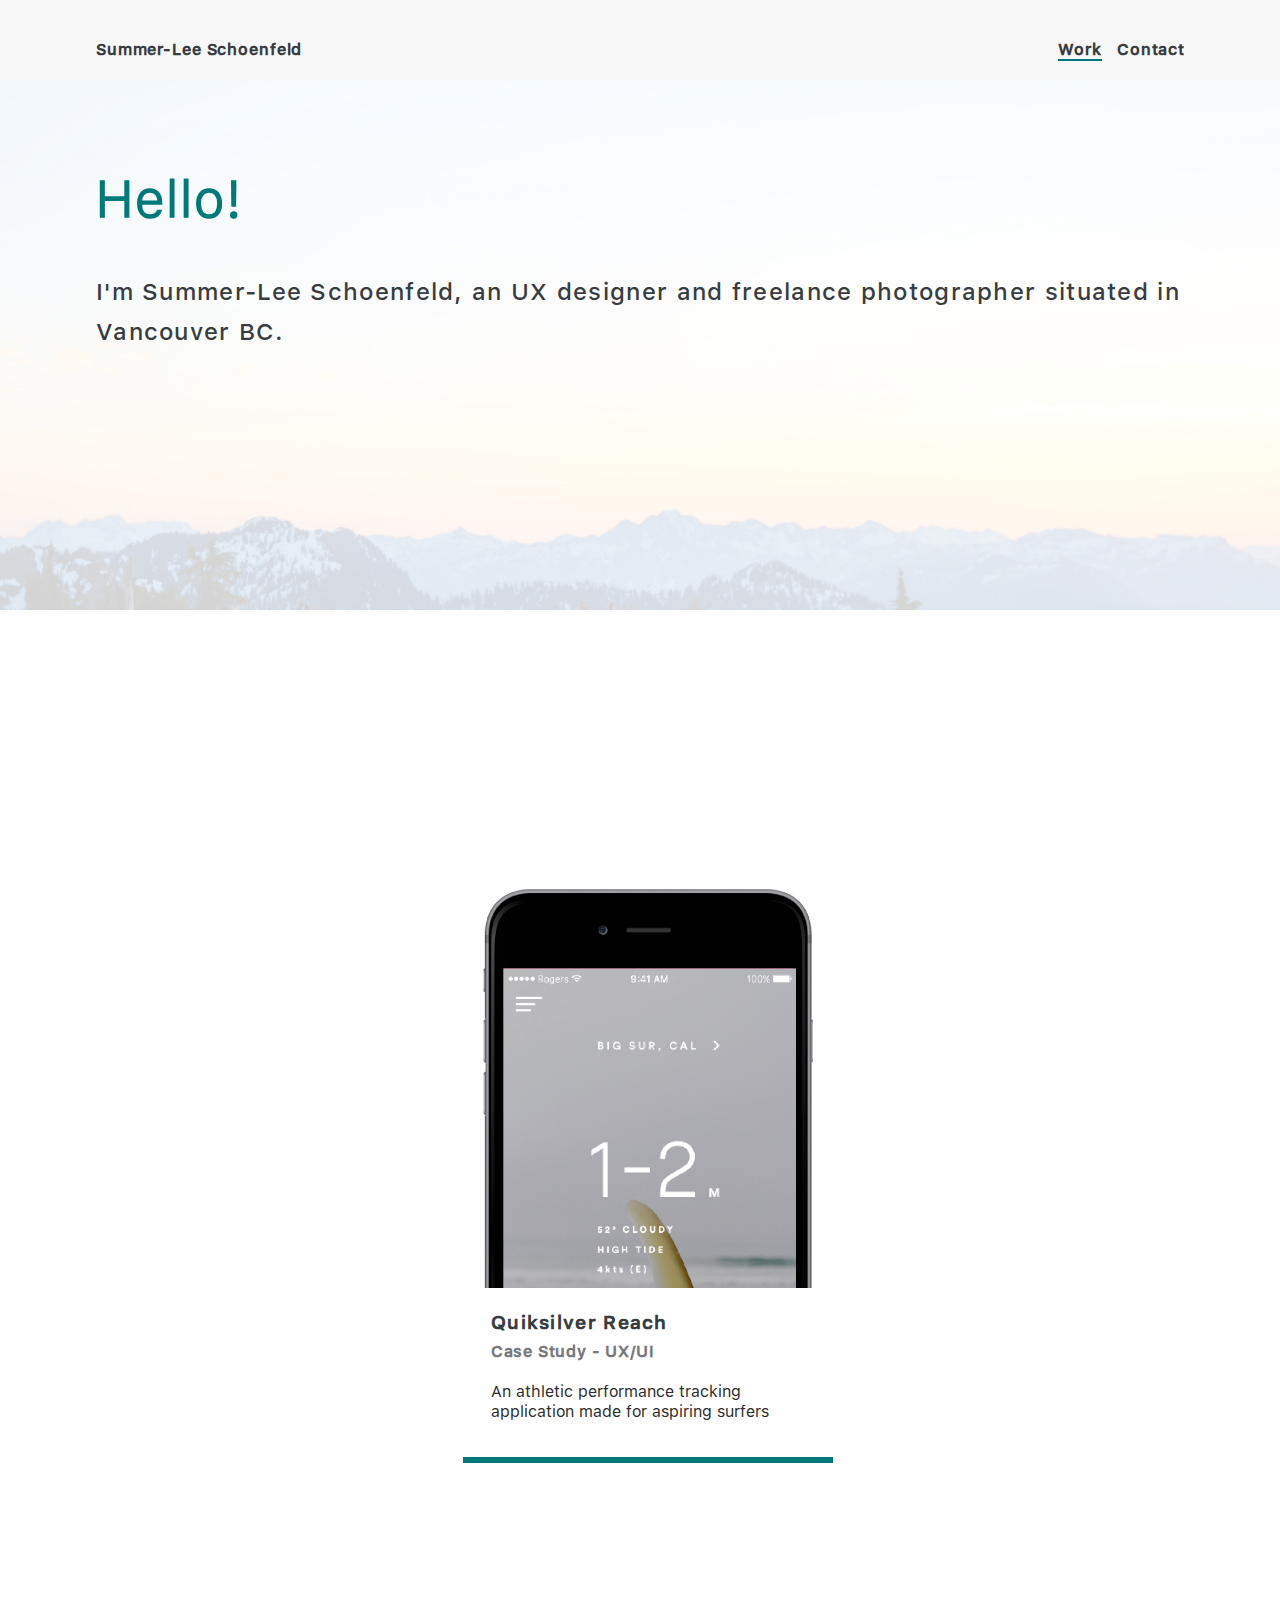
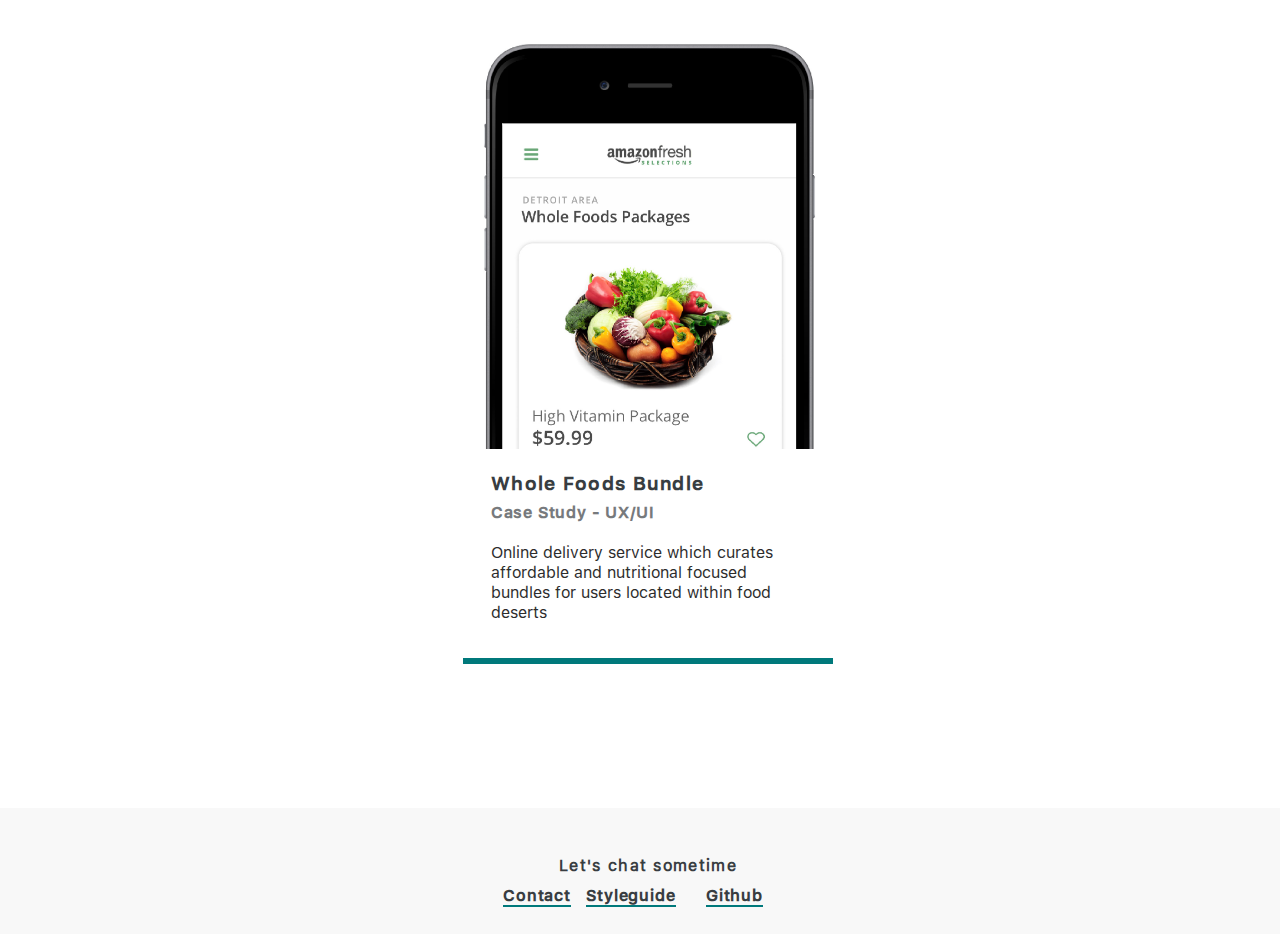
<file: index.html>
<!DOCTYPE html>
<html lang="en">


<head>

  <meta charset="utf-8">

  <meta name="keywords" content="Summer-lee Schoenfeld, summer, summer-lee, summerlee,schoenfeld, ux, ux designer, digital design, designer, intern, photographer
                                  photography, photo, portfolio,  SFU, Simon Fraser University, Interactive Arts, Design, Techonology
                                  SIAT, IAT, ">

  <meta name="viewport" content="width=device-width, initial-scale=1">

  <title> Summer-Lee Schoenfeld </title>
  <link rel="stylesheet" type="text/css" href="css/normalize.css">
  <link rel="stylesheet" type="text/css" href="css/main.css">
  <link rel="stylesheet" type="text/css" href="css/fonts.css">
  <link rel="stylesheet" type="text/css" href="css/grids.css">


</head>



<body>

  <div class="background-index background-image-size  ">

    <header>
      <div class="header-branding">
        <div class="padded-container">
          <div class="grid">
            <div class="col">
              <a href="index.html">
                <h1 class="nav-heading nav-name-style"> Summer-Lee Schoenfeld </h1> </a>
            </div>

            <div class="col two-third">
              <nav>
                <div>
                  <a href="index.html" class="selected">
                    <h1 class="selected nav-heading nav-text-style"> Work </h1> </a>
                </div>
                <div>
                  <a href="contact.html">
                    <h1 class="nav-heading nav-text-style"> Contact </h1> </a>
                </div>
              </nav>
            </div>
          </div>
        </div>
      </div>
    </header>



    <div class="main_fix">

      <section id="introduction">

        <div class="padded-container">
          <div class="grid">
            <div class="col">
              <div>
                <h2 class="intro-title-style"> Hello! </h2>
                <p class="intro-text-style"> I'm Summer-Lee Schoenfeld, an UX designer and freelance photographer situated in Vancouver BC. </p>
              </div>
            </div>
          </div>
        </div>
      </section>
    </div>
  </div>

  <main>
    <section id="projects">

      <div class="padded-container-margin">
        <div class="center">
          <div class="grid center">
            <div class="col one-third">
              <a class="card" href="quiksilver.html">

                <figure class="homepage-figure homepage-image ">
                  <img src="img/qs-intro.jpg" alt="half an iphone with front screen showing of quiksilver app">
                </figure>
                <div class="homepage-text">
                  <h3 class="project-preview-heading"> Quiksilver Reach </h3>

                  <h4 class="project-preview-heading-2"> Case Study - UX/UI </h4>

                  <p class="paragraph-description"> An athletic performance tracking application made for aspiring surfers </p>

                </div>

              </a>
            </div>
          </div>
        </div>
      </div>


      <!-- testing on this one -->

      <div class="padded-container-margin">
        <div class="center">
          <div class="grid center">
            <div class="col one-third">
              <a class="card" href="wholefoods.html">

                <figure class="homepage-figure homepage-image ">
                  <img src="img/wf-intro.jpg" alt="half an iphone with front screen showing of quiksilver app">
                </figure>
                <div class="homepage-text">
                  <h3 class="project-preview-heading"> Whole Foods Bundle</h3>

                  <h4 class="project-preview-heading-2"> Case Study - UX/UI </h4>

                  <p class="paragraph-description"> Online delivery service which curates affordable and nutritional focused bundles for users located within food deserts </p>

                </div>

              </a>
            </div>
          </div>
        </div>
      </div>






    </section>

  </main>


  <footer>
    <div class="padded-container">
      <div class="center">
        <div class="grid">
          <div class="col">
            <div class="center">
              <h6 class="footer-header"> Let's chat sometime </h6>
            </div>

            <div class="center">
              <a href="contact.html" class="selected">
                <h1 class="selected nav-text-style"> Contact </h1>
              </a>

              <div class=" nav-heading nav-text-style">
                <a href="Style_guide.html" class="selected">
                  <h1 class="selected nav-text-style "> Styleguide </h1></a>
              </div>
              <div class=" nav-heading nav-text-style">
                <a href="https://github.com/sschoenf/portfolio1" class="selected">
                  <h1 class="selected nav-text-style "> Github </h1></a>
              </div>
            </div>
          </div>
        </div>
      </div>
    </div>
  </footer>


</body>

</html>
</file>
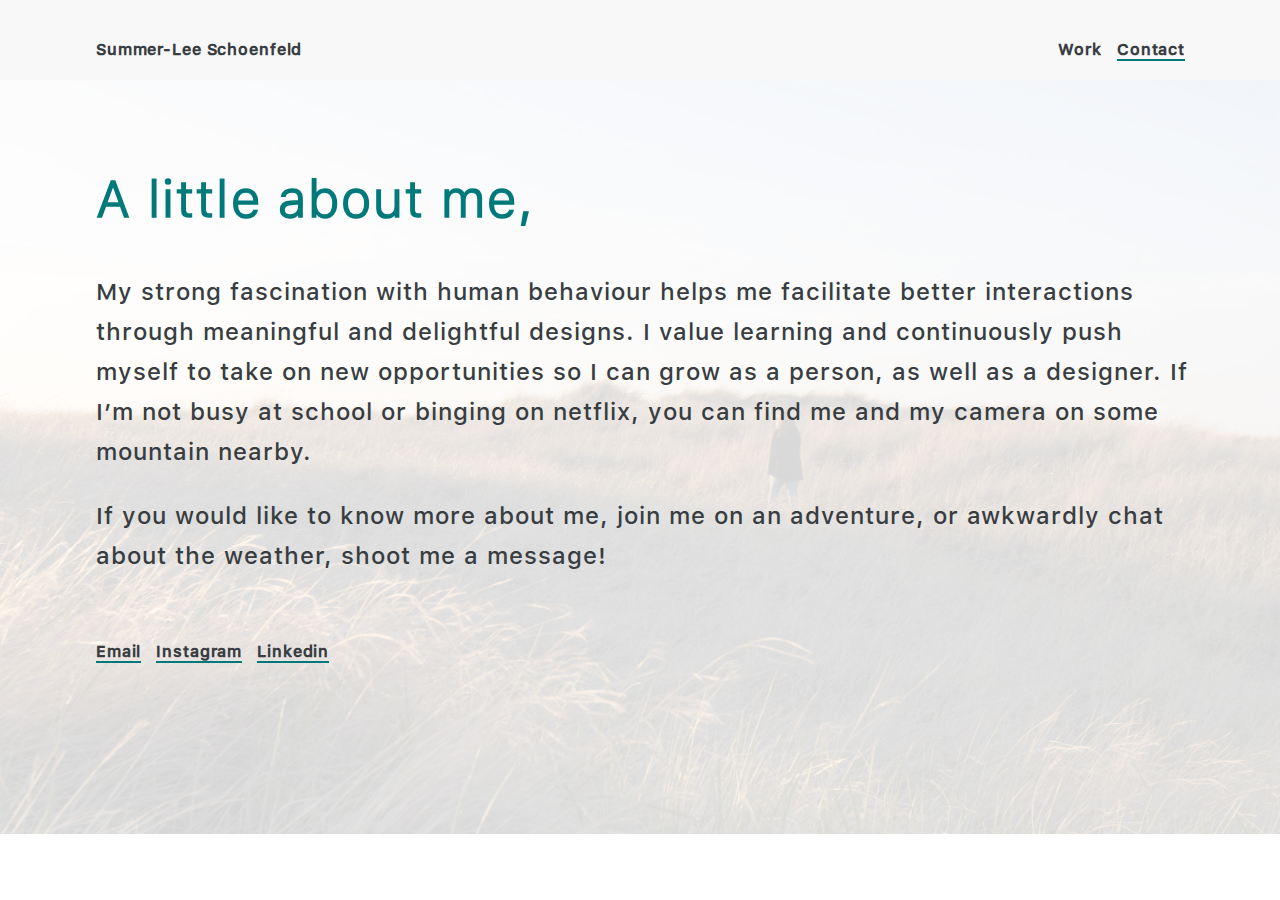
<file: contact.html>
<!DOCTYPE html>
<html lang="en">


<head>

  <meta charset="utf-8">

  <meta name="keywords" content="Summer-lee Schoenfeld, summer, summer-lee, summerlee,schoenfeld, ux, ux designer, digital design, designer, intern, photographer
                                  photography, photo, portfolio,  SFU, Simon Fraser University, Interactive Arts, Design, Techonology
                                  SIAT, IAT, ">

  <meta name="viewport" content="width=device-width, initial-scale=1">

  <title> Summer-Lee Schoenfeld </title>
  <link rel="stylesheet" type="text/css" href="css/normalize.css">
  <link rel="stylesheet" type="text/css" href="css/main.css">
  <link rel="stylesheet" type="text/css" href="css/fonts.css">
  <link rel="stylesheet" type="text/css" href="css/grids.css">


</head>



<body>

  <div class="background-contact background-image-size">

  <header>
    <div class="header-branding">
      <div class="padded-container">
        <div class="grid">
          <div class="col">
            <a href="index.html">
              <h1 class="nav-heading nav-name-style"> Summer-Lee Schoenfeld </h1> </a>
          </div>

          <div class="col two-third">
            <nav>
              <div>
                <a href="index.html" >
                  <h1 class="nav-heading nav-text-style"> Work </h1> </a>
              </div>
              <div>
                <a href="contact.html">
                  <h1 class="nav-heading nav-text-style selected"> Contact </h1> </a>
              </div>
            </nav>
          </div>
        </div>
      </div>
    </div>
  </header>

  <main>

    <section id="contact">

      <div class="padded-container margin">
        <div class="grid">
          <div class="col fill">
            <div>
              <h2 class="intro-title-style"> A little about me, </h2>
              <div class="contact">
              <p class="contact-text-style"> My strong fascination with human behaviour helps me facilitate better interactions through meaningful and
                delightful designs. I value learning and continuously push myself to take on new opportunities so I can grow as a person,
                as well as a designer. If I’m not busy at school or binging on netflix,
                you can find me and my camera on some mountain nearby. </p>
              </div>

              <div>
              <p class="contact-text-style"> If you would like to know more about me, join me on an adventure, or awkwardly chat about the weather, shoot me a message! </p>
            </div>
          </div>
        </div>
      </div>
    </div>

    <div class="padded-container">
      <div class="grid">
    <div class="col two-third contact-links">
      <div>
        <a href="mailto:summer-leeschoenfeld20@gmail.com" class="selected">
          <h1 class="selected nav-text-style"> Email </h1> </a>
      </div>
        <div>
          <a href="https://www.instagram.com/summerlee_schoenfeld/" class="selected">
            <h1 class="selected nav-text-style"> Instagram </h1> </a>
        </div>
        <div>
          <a href="https://www.linkedin.com/in/summer-lee-schoenfeld-636b9b96/">
            <h1 class="nav-text-style selected"> Linkedin </h1> </a>
        </div>
  </div>
  </div>
    </div>



    </section>



  </main>
</div>


</body>

</html>
</file>
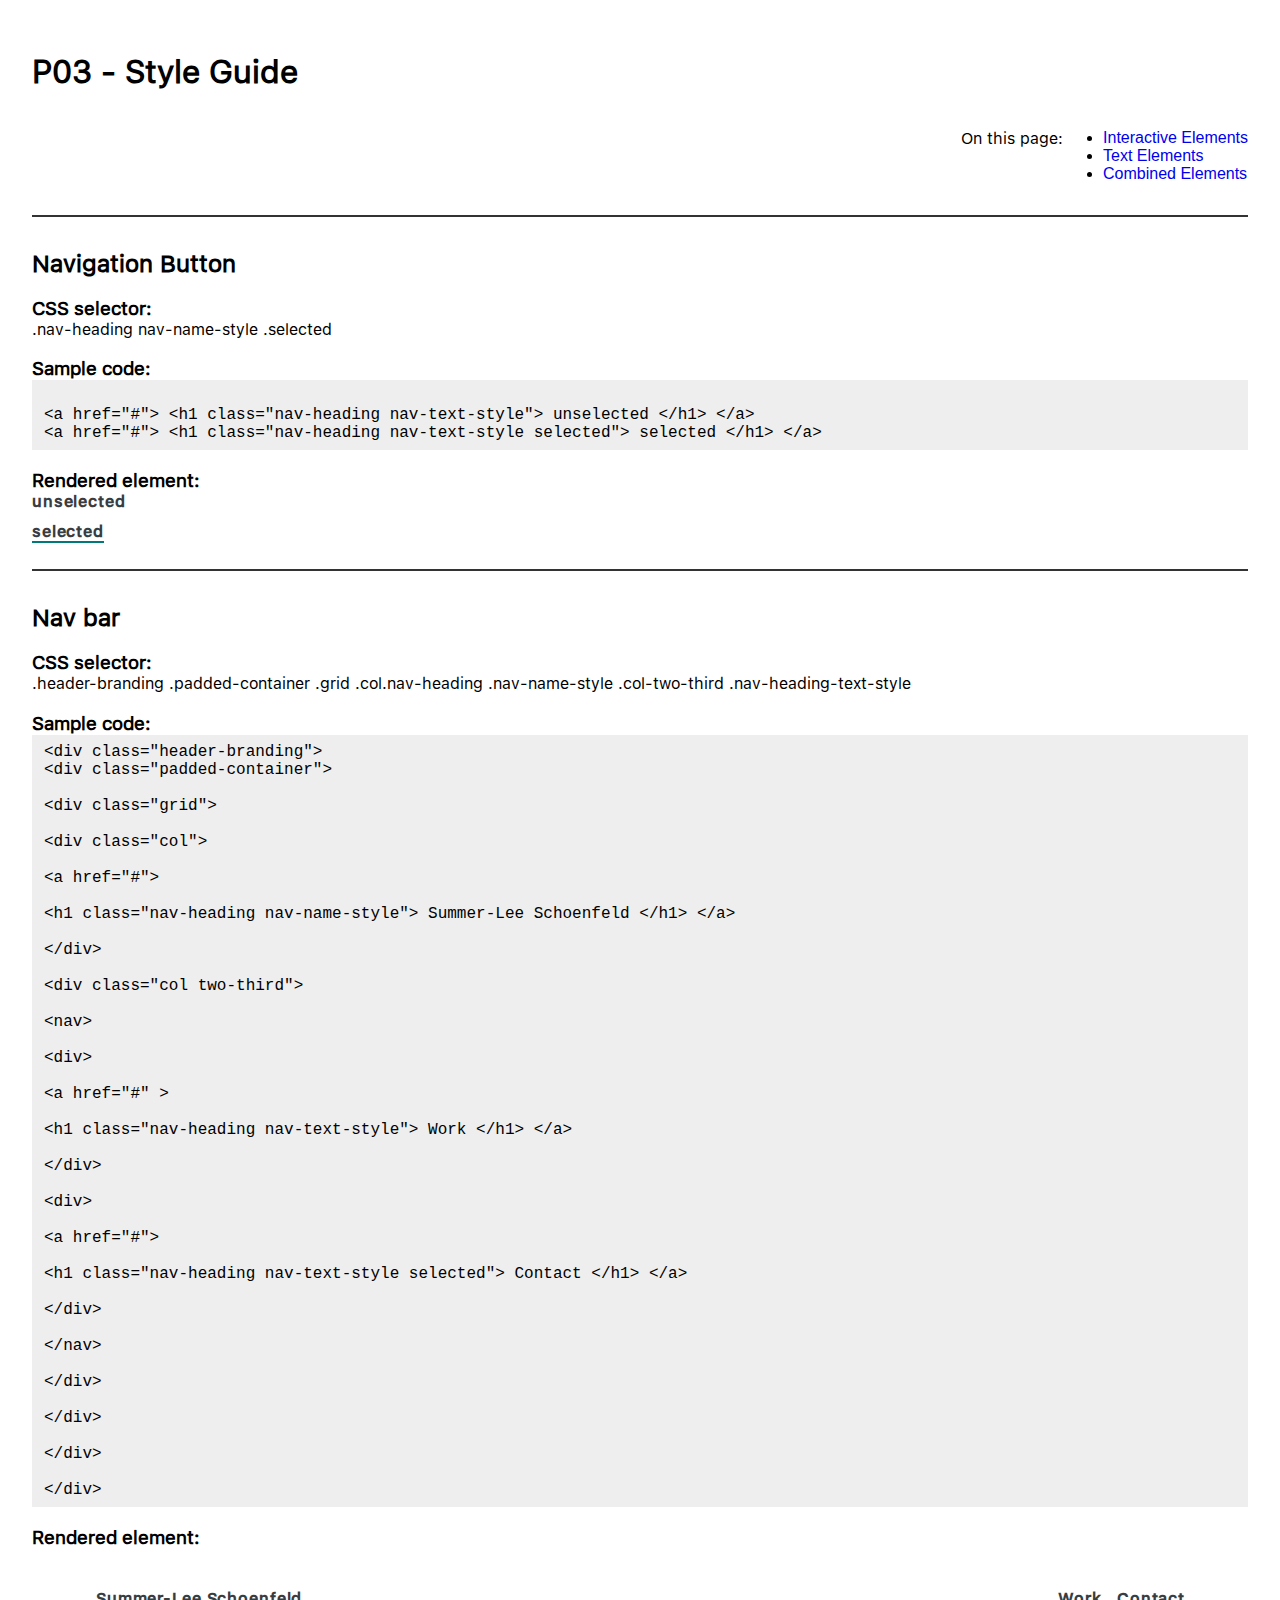
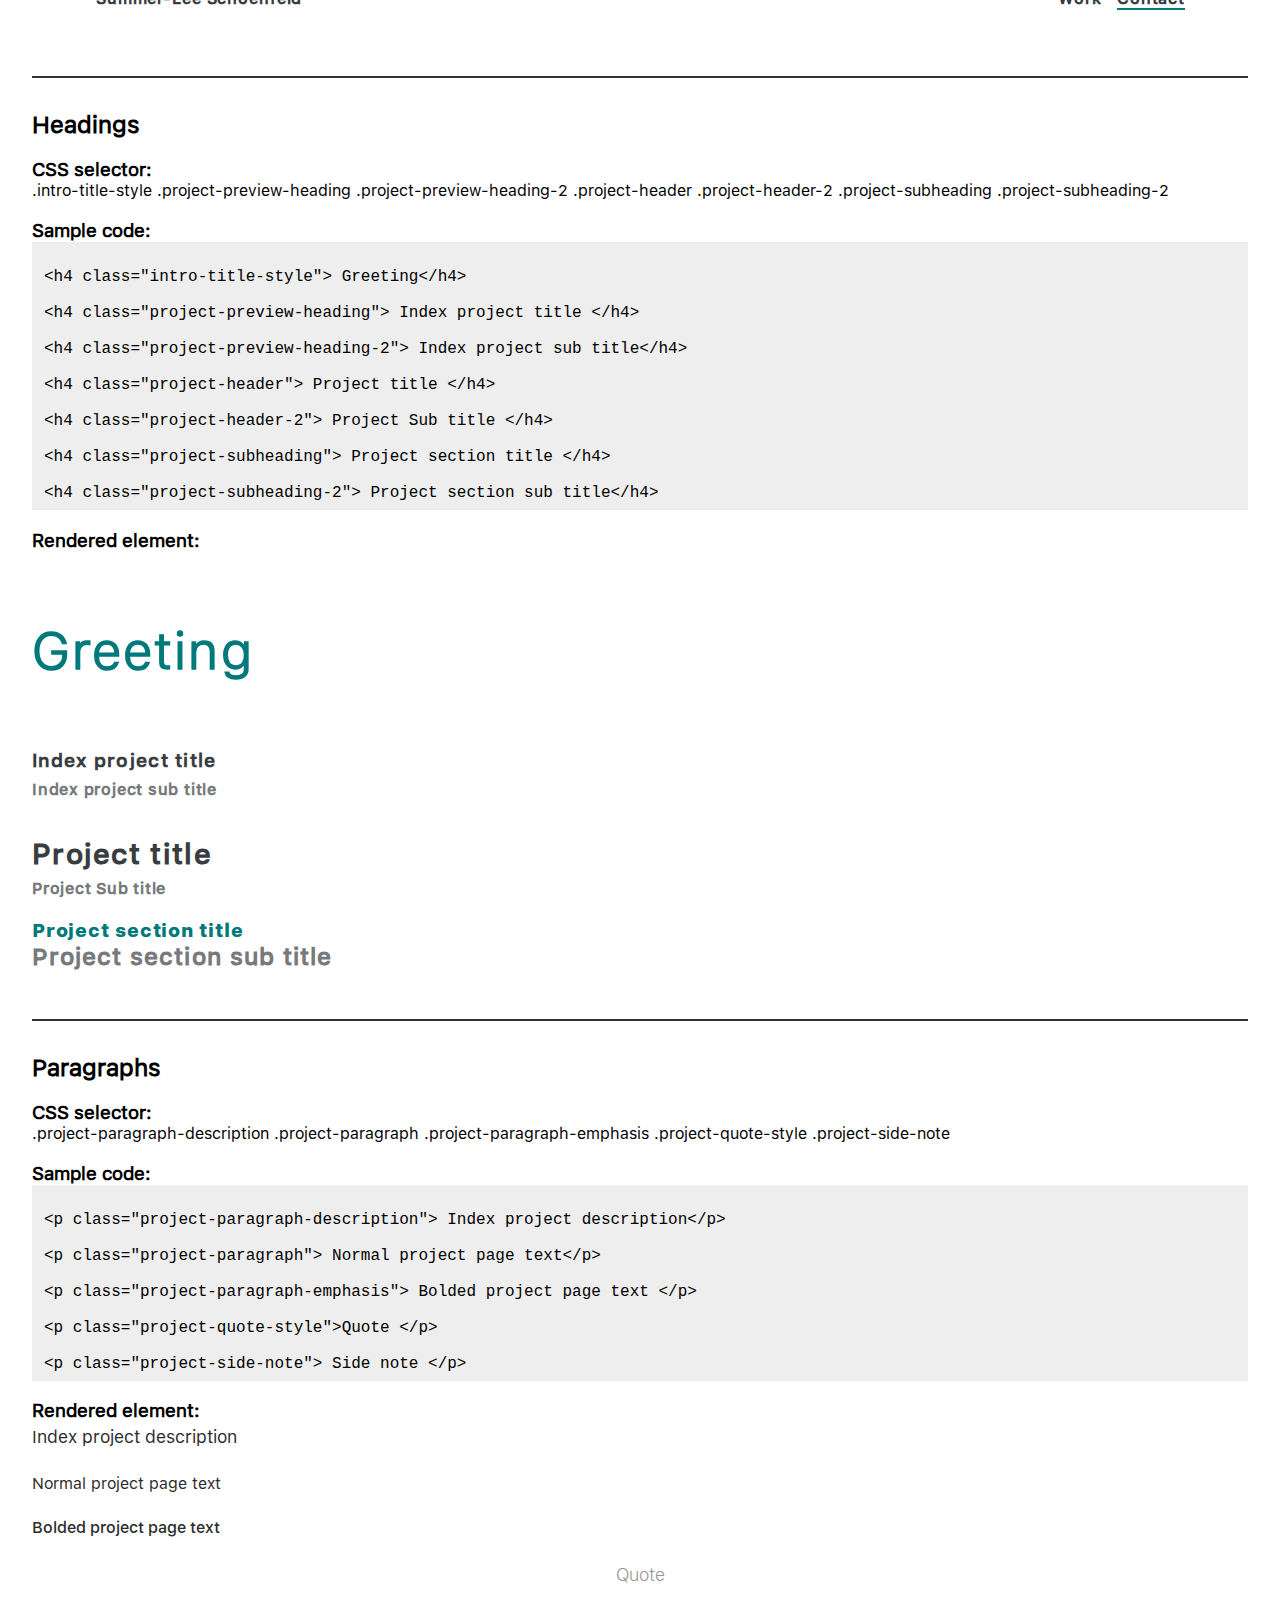
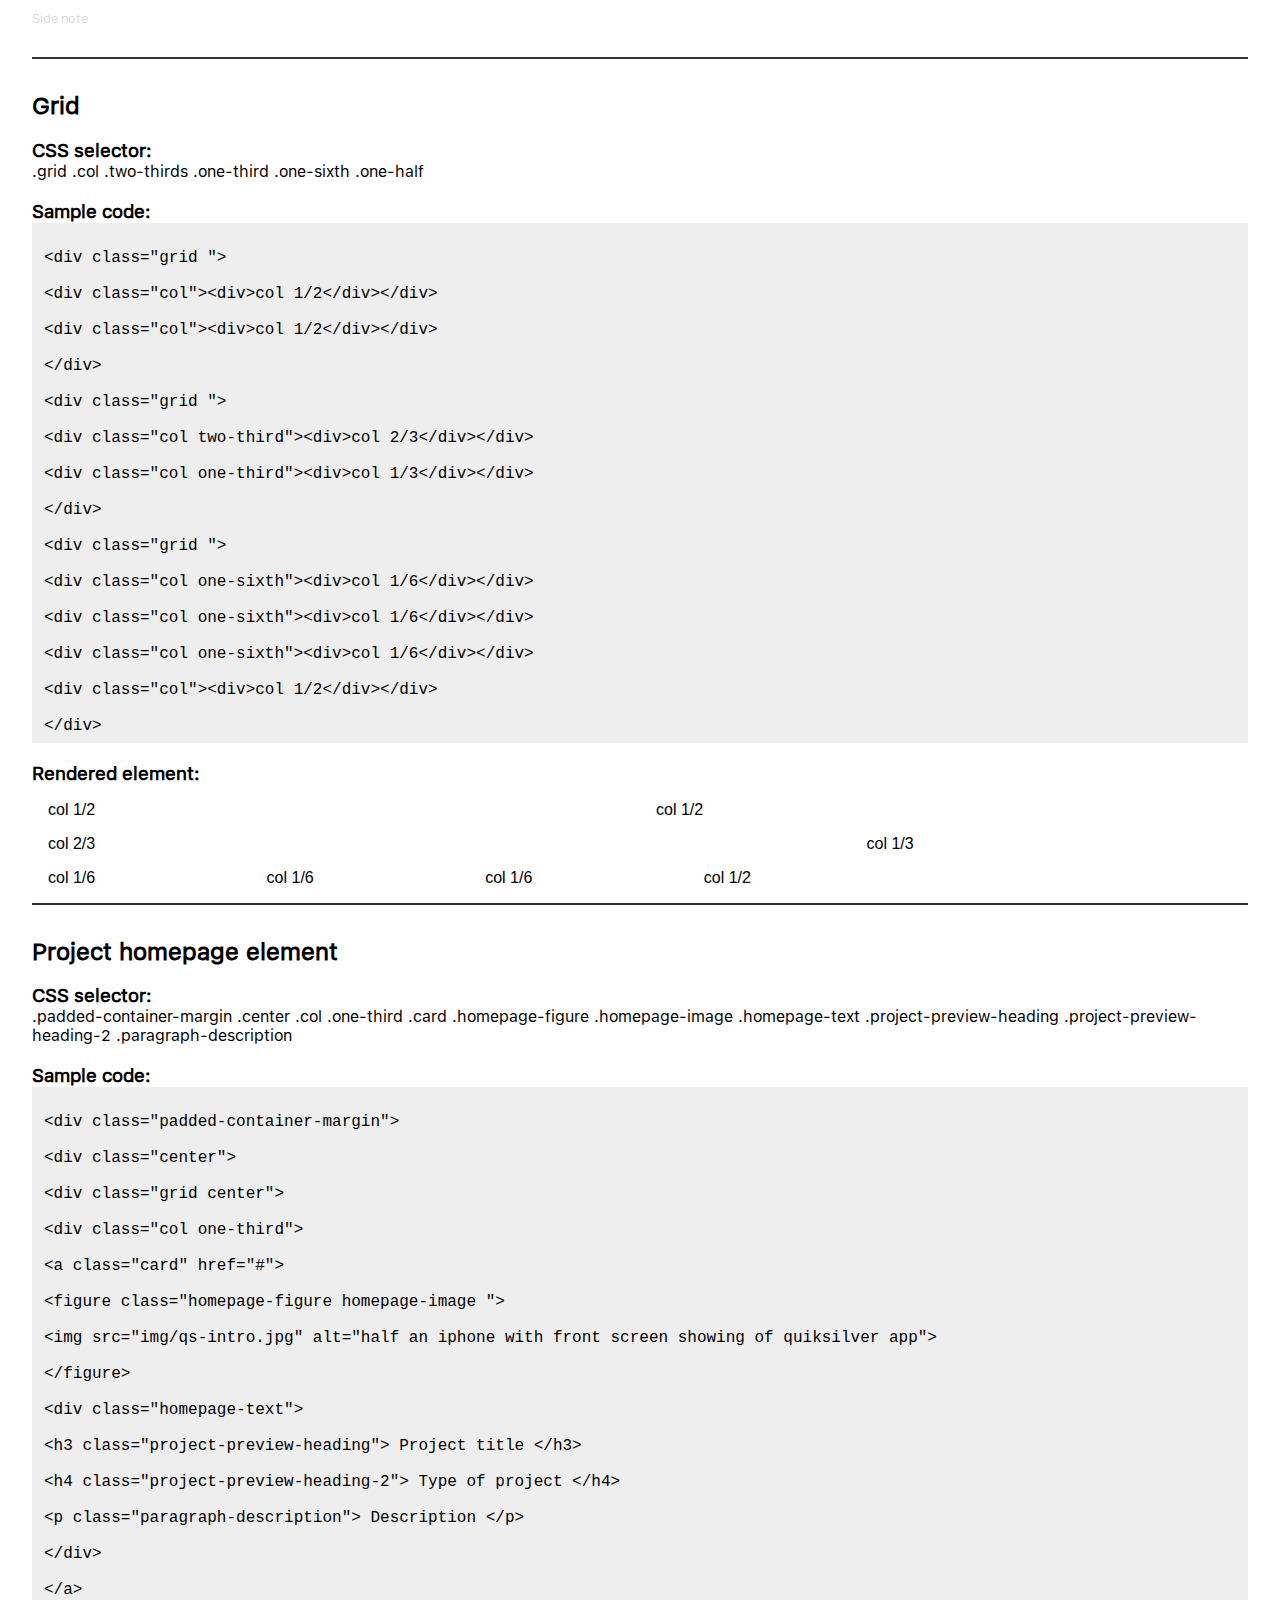
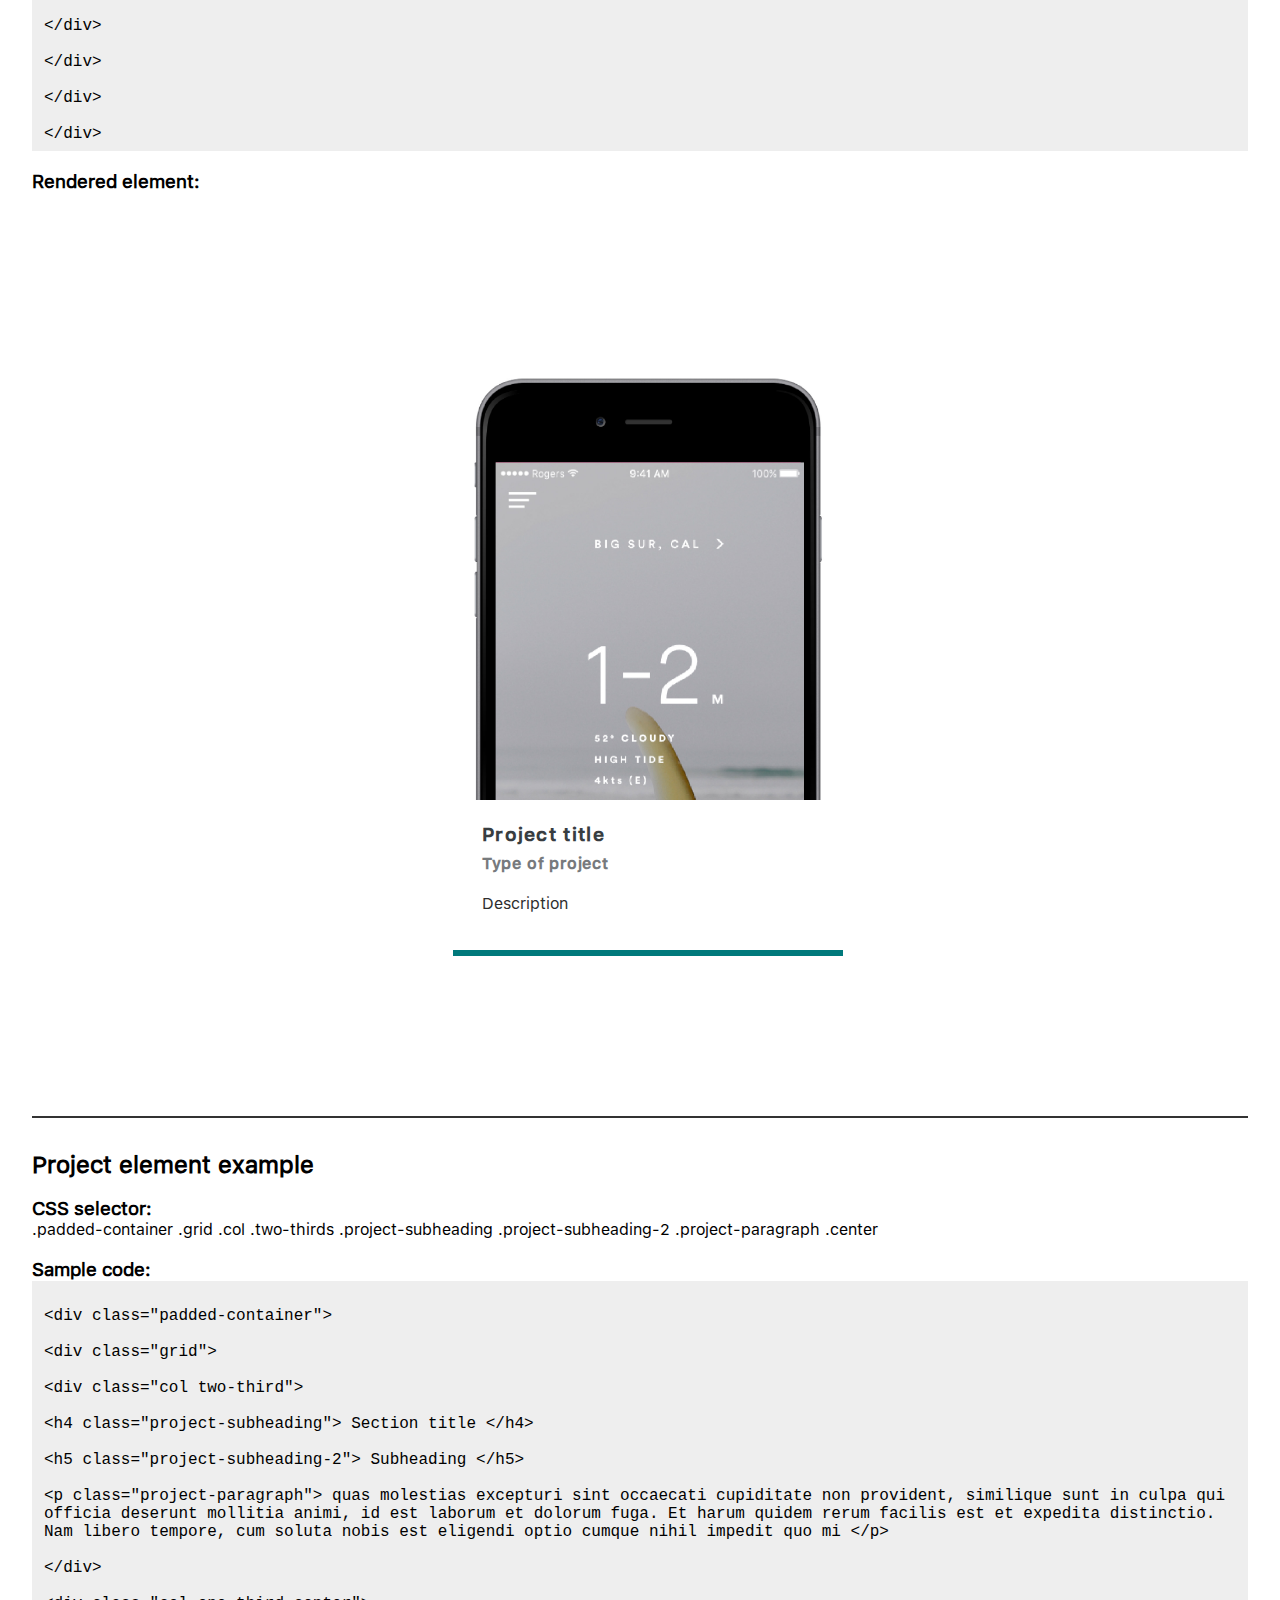
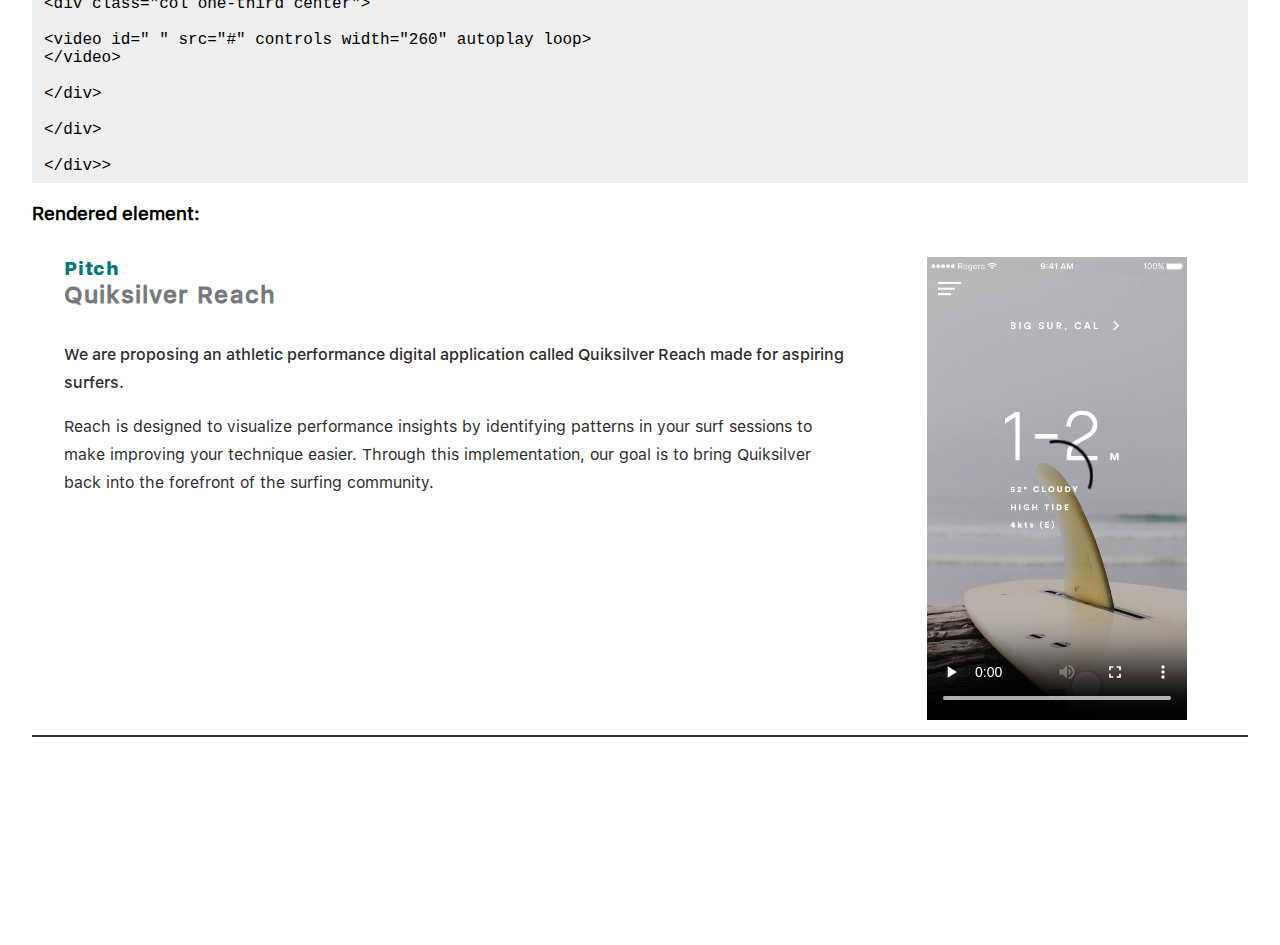
<file: Style_guide.html>
<!--style guide template provided by :https://iat339.andrewh.ca/  -->

<!DOCTYPE html>
<html>

<head>

  <meta charset="utf-8">
  <title>P03 - Style Guide Template</title>

  <link href="css/styleguide.css" rel="stylesheet">
  <link href="css/fonts.css" rel="stylesheet">
  <link rel="stylesheet" type="text/css" href="css/normalize.css">
  <link rel="stylesheet" type="text/css" href="css/grids.css">
  <link rel="stylesheet" type="text/css" href="css/main.css">
</head>

<body>

  <h1>P03 - Style Guide</h1>

  <nav>

    <p>
      On this page:
    </p>
    <ul>
      <li>
        <a href="#interactive_elements">Interactive Elements</a>
      </li>
      <li>
        <a href="#text_elements">Text Elements</a>
      </li>
      <li>
        <a href="#combined_elements">Combined Elements</a>
      </li>
    </ul>


  </nav>



  <!-- INTERACTIVE ELEMENTS SECTION // -->
  <section id="interactive_elements">

    <!-- Default Button styling section -->
    <section>

      <h2>Navigation Button</h2>

      <h3>CSS selector:</h3>
      <p>.nav-heading nav-name-style .selected</p>

      <h3>Sample code:</h3>

      <code>
          <br>&lt;a href="#"&gt;
          &lt;h1 class="nav-heading nav-text-style"&gt; unselected &lt;/h1&gt; &lt;/a&gt;</br>
          &lt;a href="#"&gt;
          &lt;h1 class="nav-heading nav-text-style selected"> selected &lt;/h1&gt; &lt;/a&gt; </code>

      <h3>Rendered element:</h3>
      <a href="#">
        <h1 class="nav-heading nav-text-style"> unselected </h1> </a>
      <a href="#">
        <h1 class="nav-heading nav-text-style selected"> selected </h1> </a>

    </section>

    <section>
      <h2>Nav bar</h2>

      <h3>CSS selector:</h3>
      <p>.header-branding .padded-container .grid .col.nav-heading .nav-name-style .col-two-third .nav-heading-text-style</p>

      <h3>Sample code:</h3>

      <code>
          &lt;div class="header-branding"&gt;
          <br>  &lt;div class="padded-container"&gt;</br>
            <br>  &lt;div class="grid"&gt;</br>
              <br>  &lt;div class="col"&gt;</br>
              <br>    &lt;a href="#"&gt;</br>
              <br>      &lt;h1 class="nav-heading nav-name-style"> Summer-Lee Schoenfeld &lt;/h1&gt; &lt;/a&gt;</br>
              <br>  &lt;/div&gt;</br>

            <br>    &lt;div class="col two-third"&gt;</br>
            <br>      &lt;nav&gt;</br>
              <br>      &lt;div&gt;</br>
              <br>        &lt;a href="#" &gt;</br>
              <br>          &lt;h1 class="nav-heading nav-text-style"> Work &lt;/h1&gt; &lt;/a&gt;</br>
              <br>      &lt;/div&gt;</br>
              <br>      &lt;div&gt;</br>
              <br>        &lt;a href="#"&gt;</br>
              <br>          &lt;h1 class="nav-heading nav-text-style selected"> Contact &lt;/h1&gt; &lt;/a&gt;</br>
              <br>      &lt;/div&gt;</br>
              <br>    &lt;/nav&gt;</br>
              <br>  &lt;/div&gt;</br>
            <br>  &lt;/div&gt;</br>
          <br>  &lt;/div&gt;</br>
      <br>    &lt;/div&gt;</br>
        </code>

      <h3>Rendered element:</h3>

      <div class="header-branding">
        <div class="padded-container">
          <div class="grid">
            <div class="col">
              <a href="#">
                <h1 class="nav-heading nav-name-style"> Summer-Lee Schoenfeld </h1> </a>
            </div>

            <div class="col two-third">
              <nav style="border-bottom-width: 0px;">
                <div>
                  <a href="#">
                    <h1 class="nav-heading nav-text-style"> Work </h1> </a>
                </div>
                <div>
                  <a href="#">
                    <h1 class="nav-heading nav-text-style selected"> Contact </h1> </a>
                </div>
              </nav>
            </div>
          </div>
        </div>
      </div>

    </section>



  </section>
  <!-- // INTERACTIVE ELEMENTS SECTION -->



  <!-- TEXT ELEMENTS SECTION // -->
  <section id="text_elements">

    <section>
      <h2>Headings</h2>

      <h3>CSS selector:</h3>
      <p>.intro-title-style .project-preview-heading .project-preview-heading-2 .project-header .project-header-2 .project-subheading .project-subheading-2</p>

      <h3>Sample code:</h3>
      <code>
        <br>  &lt;h4 class="intro-title-style"> Greeting&lt;/h4&gt;</br>
        <br>  &lt;h4 class="project-preview-heading"&gt; Index project title &lt;/h4&gt;</br>
        <br>  &lt;h4 class="project-preview-heading-2"&gt; Index project sub title&lt;/h4&gt;</br>
        <br>  &lt;h4 class="project-header"&gt; Project title &lt;/h4&gt;</br>
        <br>  &lt;h4 class="project-header-2"&gt; Project Sub title &lt;/h4&gt;</br>
        <br>  &lt;h4 class="project-subheading"&gt; Project section title &lt;/h4&gt;</br>
        <br>  &lt;h4 class="project-subheading-2"&gt; Project section sub title&lt;/h4&gt;</br>
        </code>
      <h3>Rendered element:</h3>

      <h4 class="intro-title-style"> Greeting</h4>
      <h4 class="project-preview-heading"> Index project title </h4>
      <h4 class="project-preview-heading-2"> Index project sub title</h4>
      <h4 class="project-header"> Project title </h4>
      <h4 class="project-header-2"> Project Sub title </h4>
      <h4 class="project-subheading"> Project section title </h4>
      <h4 class="project-subheading-2"> Project section sub title</h4>




    </section>

    <section>
      <h2>Paragraphs</h2>

      <h3>CSS selector:</h3>
      <p> .project-paragraph-description .project-paragraph .project-paragraph-emphasis .project-quote-style .project-side-note</p>

      <h3>Sample code:</h3>
      <code>
          <br>  &lt;p class="project-paragraph-description"&gt; Index project description&lt;/p&gt; </br>
          <br>  &lt;p class="project-paragraph"&gt; Normal project page text&lt;/p&gt;</br>
          <br>  &lt;p class="project-paragraph-emphasis"&gt; Bolded project page text &lt;/p&gt;</br>
          <br>  &lt;p class="project-quote-style"&gt;Quote &lt;/p&gt;</br>
          <br>  &lt;p class="project-side-note"&gt; Side note &lt;/p&gt;</br>
          </code>

      <h3>Rendered element:</h3>
      <p class="project-paragraph-description"> Index project description</p>
      <p class="project-paragraph"> Normal project page text</p>
      <p class="project-paragraph-emphasis"> Bolded project page text </p>
      <p class="project-quote-style">Quote </p>
      <p class="project-side-note"> Side note </p>


    </section>


    <section>
      <h2>Grid</h2>

      <h3>CSS selector:</h3>
      <p> .grid .col .two-thirds .one-third .one-sixth .one-half</p>

      <h3>Sample code:</h3>
      <code>
      <br>  &lt;div class="grid "&gt;</br>
      <br>  &lt;div class="col"&gt;&lt;div&gt;col 1/2&lt;/div&gt;&lt;/div&gt;</br>
      <br>  &lt;div class="col"&gt;&lt;div&gt;col 1/2&lt;/div&gt;&lt;/div&gt;</br>
      <br>  &lt;/div&gt;</br>
      <br>  &lt;div class="grid "&gt;</br>
      <br>  &lt;div class="col two-third"&gt;&lt;div&gt;col 2/3&lt;/div&gt;&lt;/div&gt;</br>
      <br>  &lt;div class="col one-third"&gt;&lt;div&gt;col 1/3&lt;/div&gt;&lt;/div&gt;</br>
      <br>  &lt;/div></br>
      <br>  &lt;div class="grid "></br>
      <br>  &lt;div class="col one-sixth">&lt;div&gt;col 1/6&lt;/div&gt;&lt;/div&gt;</br>
      <br>  &lt;div class="col one-sixth">&lt;div&gt;col 1/6&lt;/div&gt;&lt;/div&gt;</br>
      <br>  &lt;div class="col one-sixth">&lt;div&gt;col 1/6&lt;/div&gt;&lt;/div&gt;</br>
      <br>  &lt;div class="col">&lt;div>col 1/2&lt;/div&gt;&lt;/div&gt;</br>
      <br>  &lt;/div&gt;</br>
      </code>

      <h3>Rendered element:</h3>

      <div class="grid ">
        <div class="col">
          <div>col 1/2</div>
        </div>
        <div class="col">
          <div>col 1/2</div>
        </div>
      </div>
      <div class="grid ">
        <div class="col two-third">
          <div>col 2/3</div>
        </div>
        <div class="col one-third">
          <div>col 1/3</div>
        </div>
      </div>
      <div class="grid ">
        <div class="col one-sixth">
          <div>col 1/6</div>
        </div>
        <div class="col one-sixth">
          <div>col 1/6</div>
        </div>
        <div class="col one-sixth">
          <div>col 1/6</div>
        </div>
        <div class="col">
          <div>col 1/2</div>
        </div>
      </div>



    </section>

  </section>
  <!-- // TEXT ELEMENTS SECTION -->



  <!-- COMBINED ELEMENTS SECTION // -->
  <section id="combined_elements">


    <section>
      <h2>Project homepage element</h2>

      <h3>CSS selector:</h3>
      <p>.padded-container-margin .center .col .one-third .card .homepage-figure .homepage-image .homepage-text .project-preview-heading .project-preview-heading-2 .paragraph-description</p>

      <h3>Sample code:</h3>
      <code>
        <br>  &lt;div class="padded-container-margin"&gt;</br>
          <br>   &lt;div class="center"&gt;</br>
          <br>     &lt;div class="grid center"&gt;</br>
            <br>     &lt;div class="col one-third"&gt;</br>
            <br>       &lt;a class="card" href="#"&gt;</br>

              <br>       &lt;figure class="homepage-figure homepage-image "&gt;</br>
              <br>         &lt;img src="img/qs-intro.jpg" alt="half an iphone with front screen showing of quiksilver app"&gt;</br>
              <br>       &lt;/figure&gt;</br>
              <br>       &lt;div class="homepage-text"&gt;</br>
              <br>         &lt;h3 class="project-preview-heading"&gt; Project title &lt;/h3&gt;</br>

                <br>       &lt;h4 class="project-preview-heading-2"&gt;  Type of project  &lt;/h4&gt;</br>

                <br>       &lt;p class="paragraph-description"&gt; Description &lt;/p&gt;</br>
                <br>     &lt;/div&gt;</br>
              <br>     &lt;/a&gt;</br>
              <br>   &lt;/div&gt;</br>
            <br>   &lt;/div&gt;</br>
          <br>   &lt;/div&gt;</br>
        <br>   &lt;/div&gt;</br>
        </code>

      <h3>Rendered element:</h3>
      <div class="padded-container-margin">
        <div class="center">
          <div class="grid center">
            <div class="col one-third">
              <a class="card" href="#">

                <figure class="homepage-figure homepage-image ">
                  <img src="img/qs-intro.jpg" alt="half an iphone with front screen showing of quiksilver app">
                </figure>
                <div class="homepage-text">
                  <h3 class="project-preview-heading"> Project title </h3>

                  <h4 class="project-preview-heading-2">  Type of project  </h4>

                  <p class="paragraph-description"> Description </p>
                </div>
              </a>
            </div>
          </div>
        </div>
      </div>


    </section>

    <section>
      <h2> Project element example</h2>

      <h3>CSS selector:</h3>
      <p>.padded-container .grid .col .two-thirds .project-subheading .project-subheading-2 .project-paragraph .center</p>

      <h3>Sample code:</h3>
      <code>
    <br>    &lt;div class="padded-container"&gt;</br>
        <br>  &lt;div class="grid"&gt;</br>
        <br>    &lt;div class="col two-third"&gt;</br>

        <br>      &lt;h4 class="project-subheading"&gt; Section title   &lt;/h4&gt;</br>
        <br>      &lt;h5 class="project-subheading-2"&gt; Subheading   &lt;/h5&gt;</br>

        <br>      &lt;p class="project-paragraph"&gt; quas molestias excepturi sint occaecati
        cupiditate non provident, similique sunt in culpa qui officia deserunt mollitia animi, id est laborum et dolorum fuga. Et harum quidem rerum facilis est et expedita distinctio. Nam libero tempore, cum soluta nobis est eligendi optio cumque nihil impedit quo mi   &lt;/p&gt;</br>

        <br>    &lt;/div&gt;</br>

        <br>    &lt;div class="col one-third center"&gt;</br>
        <br>      &lt;video id=" " src="#" controls width="260" autoplay loop>
        <br>    &lt;/video&gt;</br>
      <br>      &lt;/div&gt;</br>
      <br>    &lt;/div&gt;</br>
    <br>    &lt;/div>&gt;</br>

</code>

      <h3>Rendered element:</h3>
      <div class="padded-container">
        <div class="grid">
          <div class="col two-third">

            <h4 class="project-subheading"> Pitch </h4>
            <h5 class="project-subheading-2"> Quiksilver Reach </h5>
            <p class="project-paragraph-emphasis"> We are proposing an athletic performance digital application called Quiksilver Reach made for aspiring surfers.
            </p>
            <p class="project-paragraph"> Reach is designed to visualize performance insights by identifying patterns in your surf sessions to make improving your technique easier. Through this implementation, our goal is to bring Quiksilver back into the forefront of the surfing
              community. </p>

          </div>

          <div class="col one-third center">
            <video id="surf-forcast" src="video/surf-forecast.mp4" controls width="260" autoplay loop>
          </video>

          </div>
        </div>
      </div>

    </section>

  </section>
  <!-- // COMBINED ELEMENTS SECTION -->




</body>

</html>
</file>
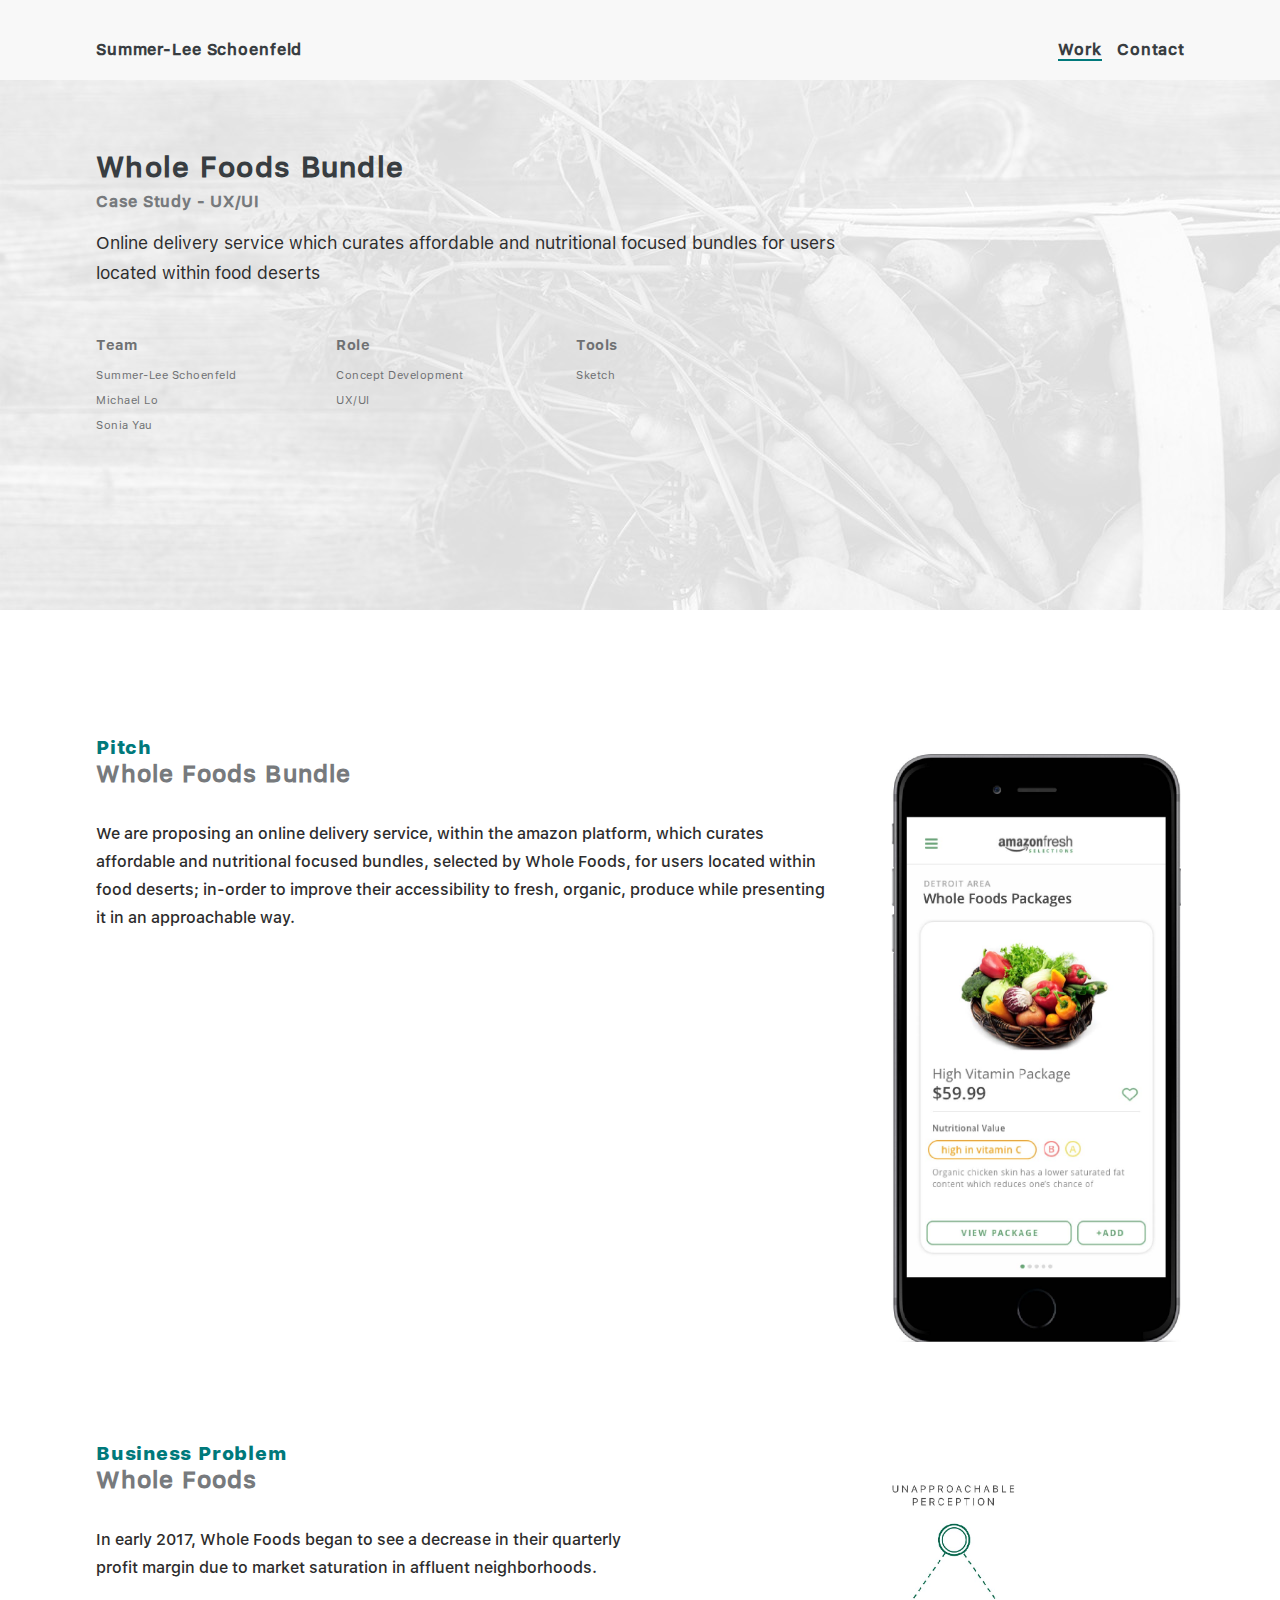
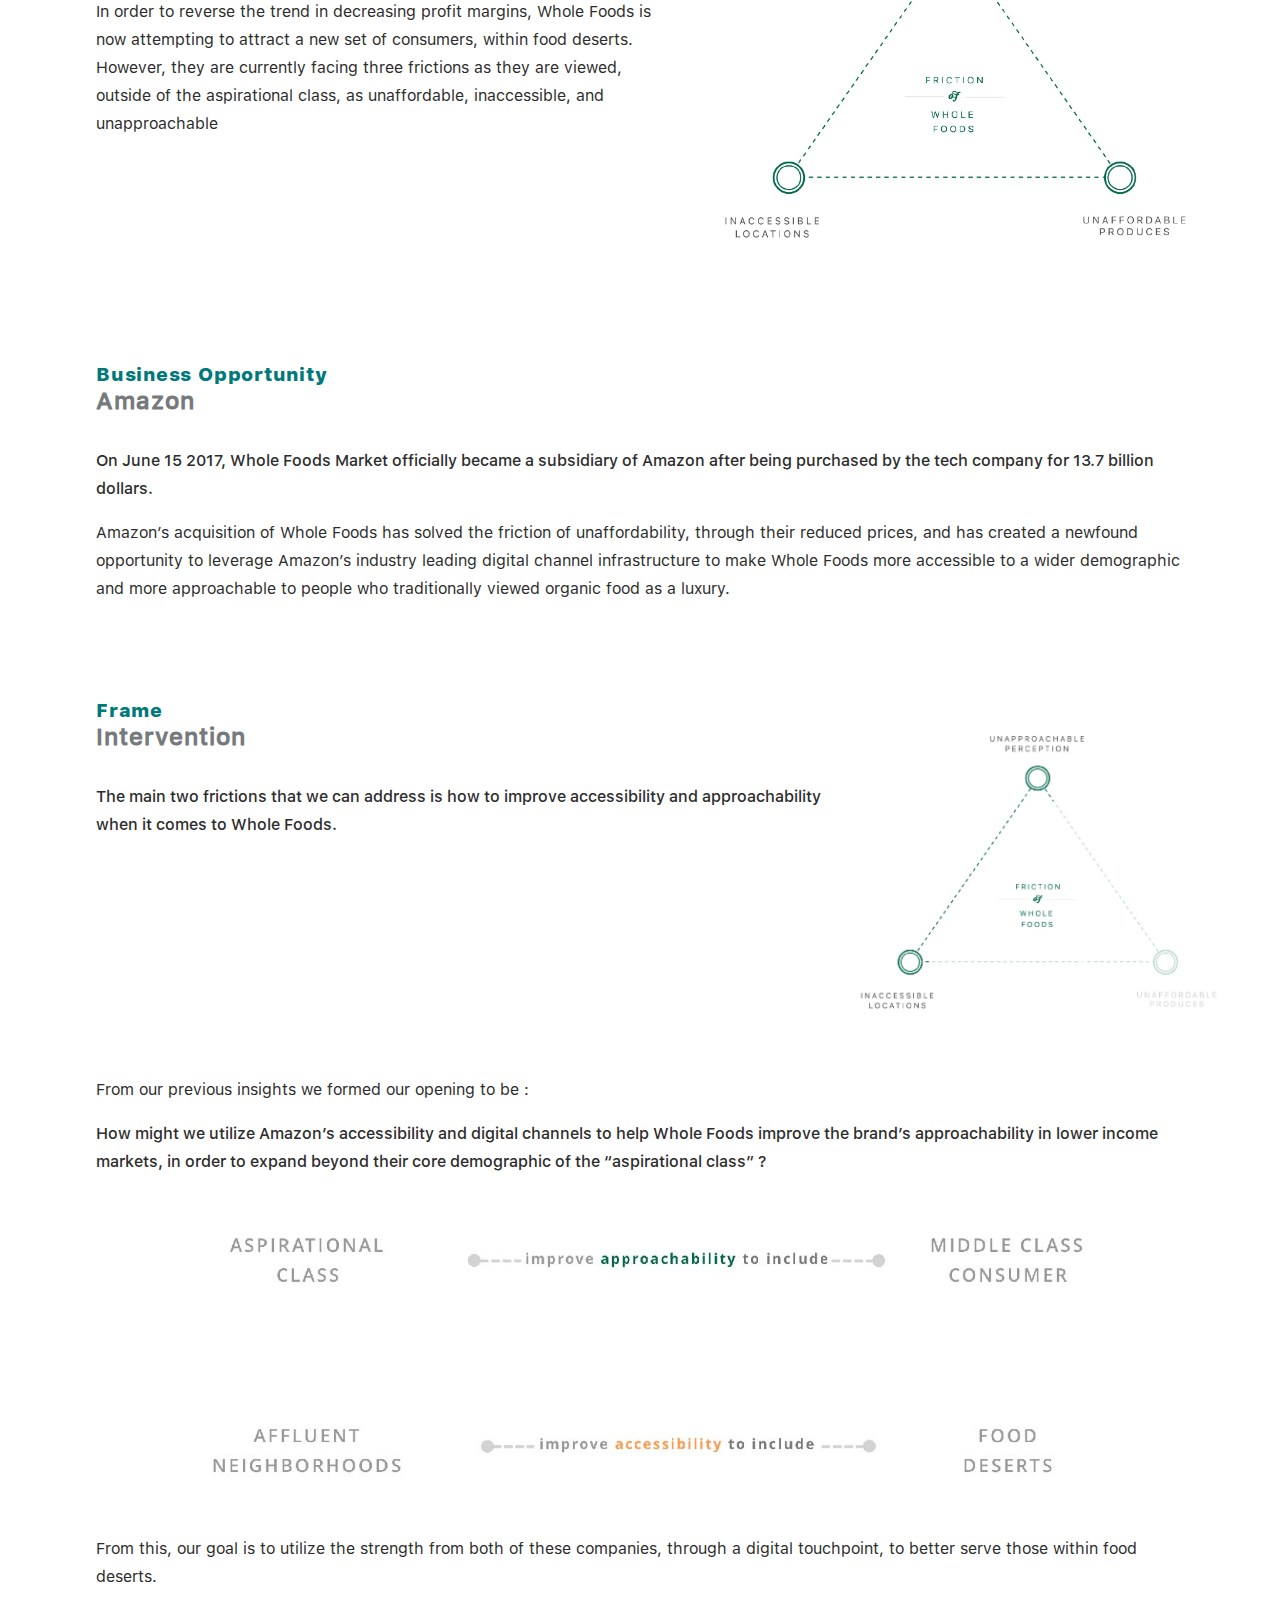
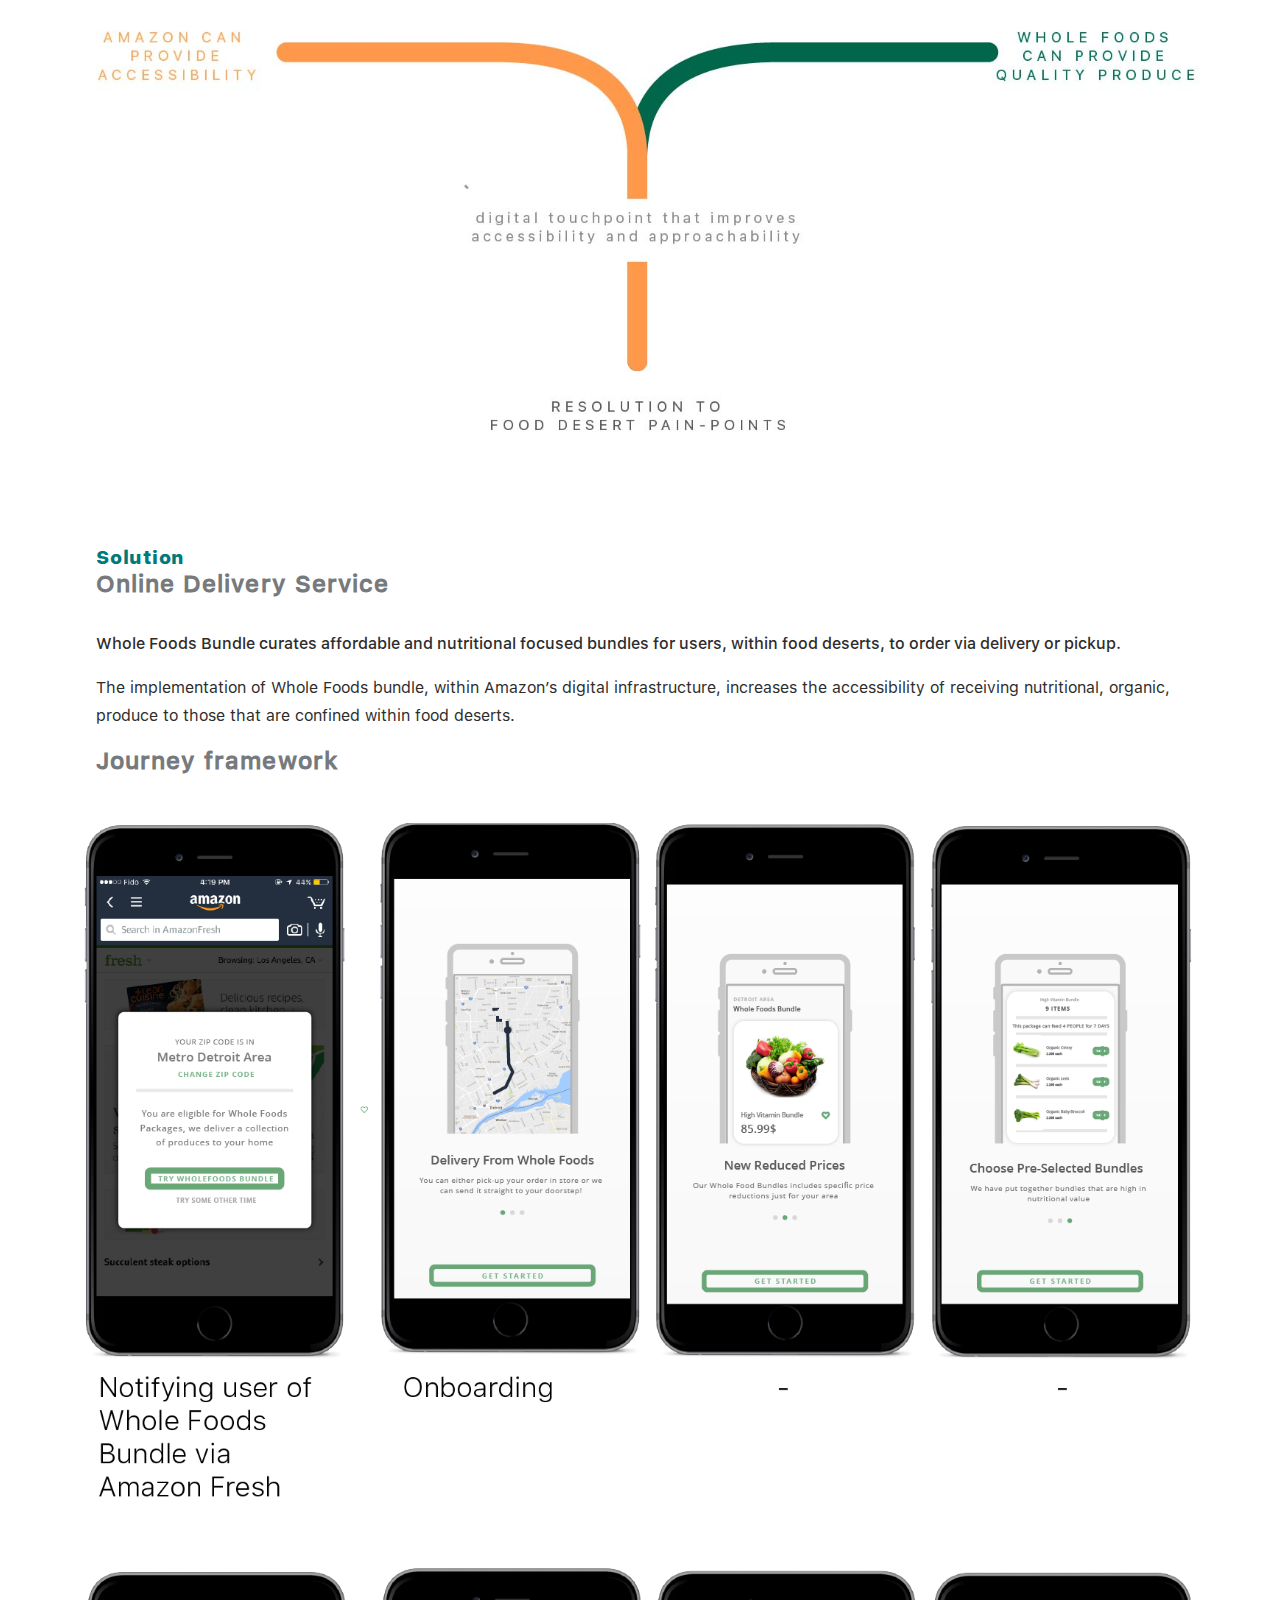
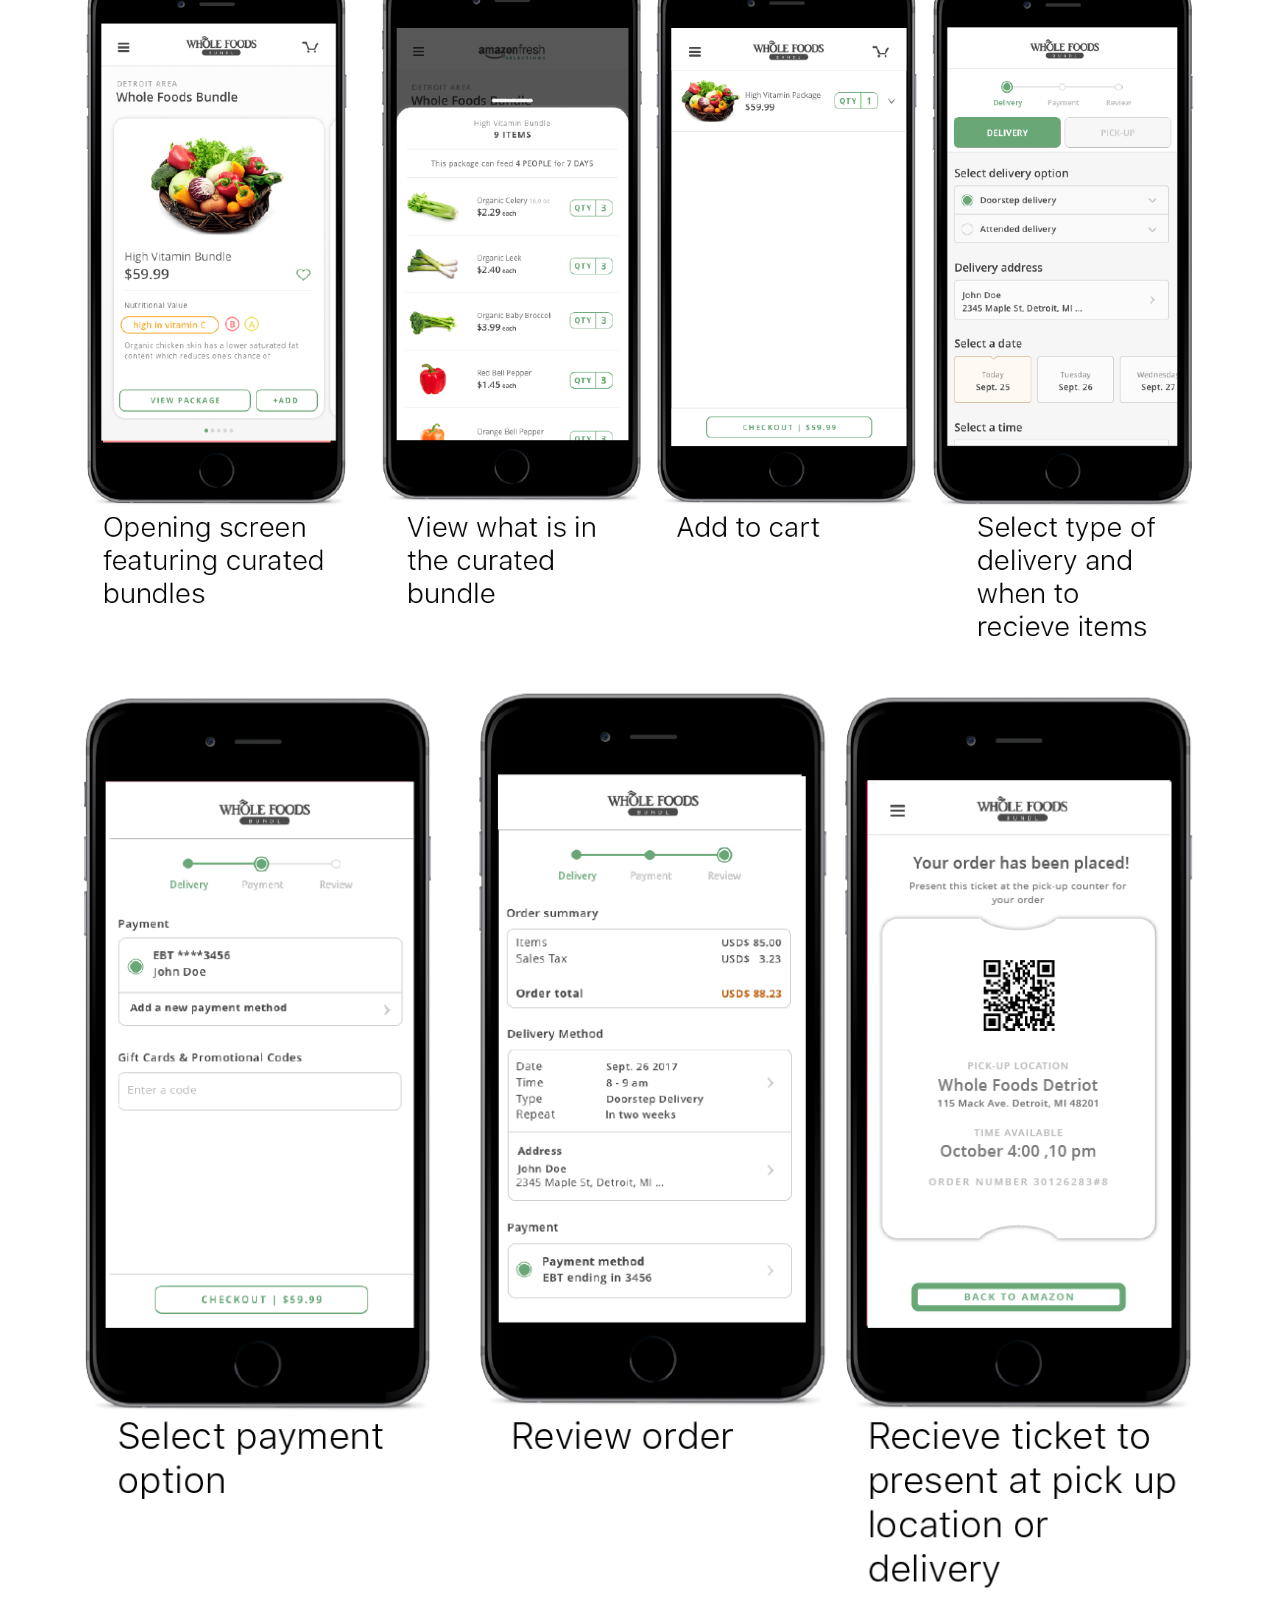
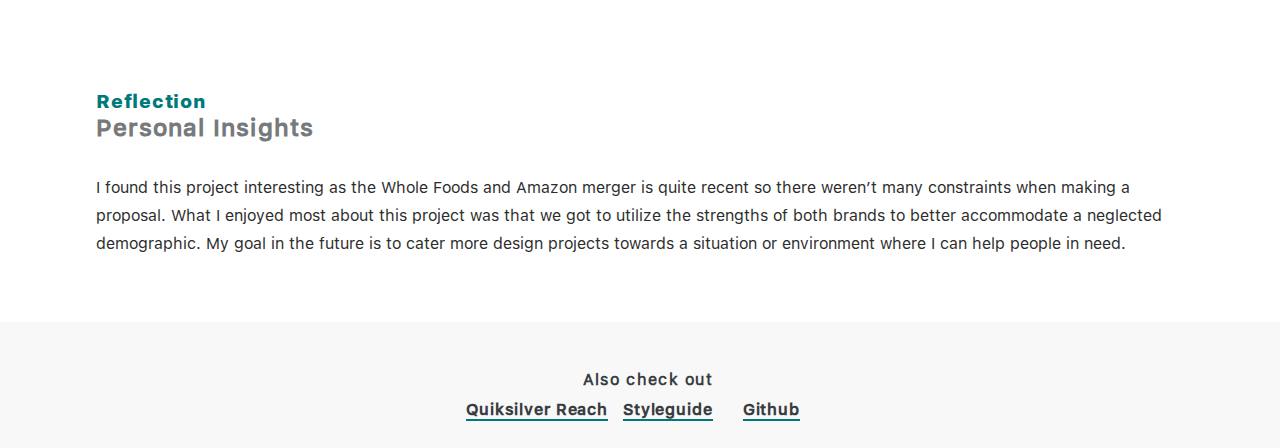
<file: wholefoods.html>
<!DOCTYPE html>
<html lang="en">


<head>

  <meta charset="utf-8">

  <meta name="keywords" content="Summer-lee Schoenfeld, summer, summer-lee, summerlee,schoenfeld, ux, ux designer, digital design, designer, intern, photographer
                                  photography, photo, portfolio,  SFU, Simon Fraser University, Interactive Arts, Design, Techonology
                                  SIAT, IAT, quiksilver ">

  <meta name="viewport" content="width=device-width, initial-scale=1">

  <title> Whole Foods Bundle UX Project </title>
  <link rel="stylesheet" type="text/css" href="css/normalize.css">
  <link rel="stylesheet" type="text/css" href="css/main.css">
  <link rel="stylesheet" type="text/css" href="css/fonts.css">
  <link rel="stylesheet" type="text/css" href="css/grids.css">


</head>



<body>



    <header>
      <div class="header-branding header-background">
        <div class="padded-container">
          <div class="grid">
            <div class="col">
              <a href="index.html">
                <h1 class="nav-heading nav-name-style"> Summer-Lee Schoenfeld </h1> </a>
            </div>

            <div class="col two-third">
              <nav>
                <div>
                  <a href="index.html" class="selected">
                    <h1 class="selected nav-heading nav-text-style"> Work </h1> </a>
                </div>
                <div>
                  <a href="contact.html">
                    <h1 class="nav-heading nav-text-style"> Contact </h1> </a>
                </div>
              </nav>
            </div>
          </div>
        </div>
      </div>
    </header>


<div class="background-wholefoods background-image-size">
    <div class="main_fix">

      <section id="introduction">

        <div class="padded-container">
          <div class="grid">
            <div class="col two-third">

              <h2 class="project-header"> Whole Foods Bundle</h2>

              <h3 class="project-header-2"> Case Study - UX/UI </h3>

              <p class="project-paragraph-description"> Online delivery service which curates affordable and nutritional focused bundles for users located within food deserts</p>
            </div>
          </div>

          <div class="grid">
            <div class="col one-fifth">
              <h3 class="project-header-members-role-tools">Team</h3>
              <p class="project-members-role-tools">Summer-Lee Schoenfeld</p>
              <p class="project-members-role-tools">Michael Lo</p>
              <p class="project-members-role-tools">Sonia Yau</p>

            </div>
            <div class="col one-fifth">
              <h3 class="project-header-members-role-tools">Role</h3>
              <p class="project-members-role-tools"> Concept Development</p>
              <p class="project-members-role-tools"> UX/UI</p>
            </div>
            <div class="col one-fifth">
              <h3 class="project-header-members-role-tools">Tools</h3>
              <p class="project-members-role-tools"> Sketch</p>
            </div>

          </div>


        </div>




      </section>
      </div>
</div>




  <main>



    <section id="pitch">

      <div class="padded-container">
        <div class="grid">
          <div class="col two-third">

            <h4 class="project-subheading"> Pitch </h4>
            <h5 class="project-subheading-2"> Whole Foods Bundle </h5>
            <p class="project-paragraph-emphasis">
              We are proposing an online delivery service, within the amazon platform, which curates affordable and nutritional focused bundles, selected by Whole Foods, for users located within food deserts; in-order to improve their accessibility to fresh, organic,
              produce while presenting it in an approachable way.
            </p>

          </div>

          <div class="col one-third center">
            <figure class="project-image ">
              <img src="img/wf-bundle-screen.jpg" alt="Whole Foods bundle screen showing bundle options and nutritional info">
            </figure>

          </div>
        </div>
      </div>

    </section>



    <section id="business-problem">

      <div class="padded-container extra-3-rem-top-margin">
        <div class="grid">
          <div class="col one-half">

            <h4 class="project-subheading"> Business Problem </h4>
            <h5 class="project-subheading-2"> Whole Foods </h5>
            <p class="project-paragraph-emphasis"> In early 2017, Whole Foods began to see a decrease in their quarterly profit margin due to market saturation in affluent neighborhoods. </p>


            <p class="project-paragraph"> In order to reverse the trend in decreasing profit margins, Whole Foods is now attempting to attract a new set of consumers, within food deserts. However, they are currently facing three frictions as they are viewed, outside of the aspirational
              class, as unaffordable, inaccessible, and unapproachable </p>
          </div>

          <div class="col one-half center ">
            <figure class="project-image ">
              <img src="img/wf-frictions.jpg" alt="three frictions of whole foods : unaffordable, inaccessible, and unapproachable in a triangle ">
            </figure>
          </div>
        </div>

      </div>

    </section>


    <section id="business-opportunity">

      <div class="padded-container extra-3-rem-top-margin">
        <div class="grid">
          <div class="col fill">

            <h4 class="project-subheading"> Business Opportunity </h4>
            <h5 class="project-subheading-2"> Amazon </h5>
            <p class="project-paragraph-emphasis"> On June 15 2017, Whole Foods Market officially became a subsidiary of Amazon after being purchased by the tech company for 13.7 billion dollars.
            </p>

            <p class="project-paragraph"> Amazon’s acquisition of Whole Foods has solved the friction of unaffordability, through their reduced prices, and has created a newfound opportunity to leverage Amazon’s industry leading digital channel infrastructure to make Whole Foods more
              accessible to a wider demographic and more approachable to people who traditionally viewed organic food as a luxury.
            </p>
          </div>
        </div>
      </div>

    </section>



    <section id="frame">

      <div class="padded-container extra-3-rem-top-margin">
        <div class="grid">
          <div class="col two-third">

            <h4 class="project-subheading"> Frame </h4>
            <h5 class="project-subheading-2"> Intervention </h5>
            <p class="project-paragraph-emphasis ">The main two frictions that we can address is how to improve accessibility and approachability when it comes to Whole Foods.
            </p>

          </div>

          <div class="col one-third center">

            <figure class="center project-image no-side-margin ">
              <img src="img/wf-frictions-2.jpg" alt="three frictions of whole foods : unaffordable(fadded out), inaccessible, and unapproachable in a triangle ">
            </figure>
          </div>
        </div>

        <div class="grid">
          <div class="col">
            <p class="project-paragraph"> From our previous insights we formed our opening to be :
            </p>
            <p class="project-paragraph-emphasis"> How might we utilize Amazon’s accessibility and digital channels to help Whole Foods improve the brand’s approachability in lower income markets, in order to expand beyond their core demographic of the “aspirational class” ?</p>

            <figure class="center project-image no-side-margin ">
              <img src="img/wf-opening.jpg" alt=" arrow image connecting aspirational class to common consumer and  affluent neighbourhoods to food deserts ">
            </figure>


            <p class="project-paragraph"> From this, our goal is to utilize the strength from both of these companies, through a digital touchpoint, to better serve those within food deserts.
            </p>

            <figure class="center project-image no-side-margin ">
              <img src="img/wf-merger.jpg" alt=" arrow image connecting aspirational class to common consumer and  affluent neighbourhoods to food deserts ">
            </figure>

          </div>
        </div>
      </div>
    </section>



    <section id="Solution">
      <div class="padded-container extra-3-rem-top-margin">
        <div class="grid">
          <div class="col fill">
            <h4 class="project-subheading"> Solution </h4>
            <h5 class="project-subheading-2"> Online Delivery Service </h5>
            <p class="project-paragraph-emphasis"> Whole Foods Bundle curates affordable and nutritional focused bundles for users, within food deserts, to order via delivery or pickup.  </p>
               <p class="project-paragraph">  The implementation of Whole Foods bundle, within Amazon’s digital infrastructure, increases the accessibility of receiving nutritional, organic, produce to those that are confined within food deserts. </p>


 <h5 class="project-subheading-2">Journey framework</h5>
          </div>
        </div>


        <figure class="center project-image no-side-margin ">
          <img src="img/wf-journey-1.png" alt=" 4 phones with wholefoods bundle screens into screen ">
        </figure>

        <figure class="center project-image no-side-margin ">
          <img src="img/wf-journey-2.png" alt=" 4 phones with wholefoods bundle screens explore app ">
        </figure>

        <figure class="center project-image no-side-margin ">
          <img src="img/wf-journey-3.png" alt=" 3 phones with wholefoods bundle screen checkout ">
        </figure>

      </div>
    </section>



    <section id="reflection">
      <div class="padded-container extra-3-rem-top-margin extra-bottom-3-margin">
        <div class="grid">
          <div class="col fill">

            <h4 class="project-subheading"> Reflection </h4>
            <h5 class="project-subheading-2"> Personal Insights </h5>
            <p class="project-paragraph "> I found this project interesting as the Whole Foods and Amazon merger is quite recent so there weren’t many constraints when making a proposal. What I enjoyed most about this project was that we got to utilize the strengths of both brands to better accommodate a neglected demographic. My goal in the future is to cater more design projects towards a situation or environment where I can help people in need.   </p>

          </div>
        </div>
      </div>
    </section>

  </main>


  <footer>
    <div class="padded-container">
      <div class="center">
        <div class="grid">
          <div class="col">
            <div class="center">
              <h6 class="footer-header"> Also check out </h6>
            </div>

            <div class="center">
              <a href="quiksilver.html" class="selected">
                <h1 class="selected nav-text-style"> Quiksilver Reach </h1>
              </a>

              <div class=" nav-heading nav-text-style">
                <a href="Style_guide.html" class="selected">
                  <h1 class="selected nav-text-style "> Styleguide </h1></a>
              </div>
              <div class=" nav-heading nav-text-style">
                <a href="https://github.com/sschoenf/portfolio1" class="selected">
                  <h1 class="selected nav-text-style "> Github </h1></a>
              </div>
            </div>
          </div>
        </div>
      </div>
    </div>
  </footer>


</body>

</html>
</file>
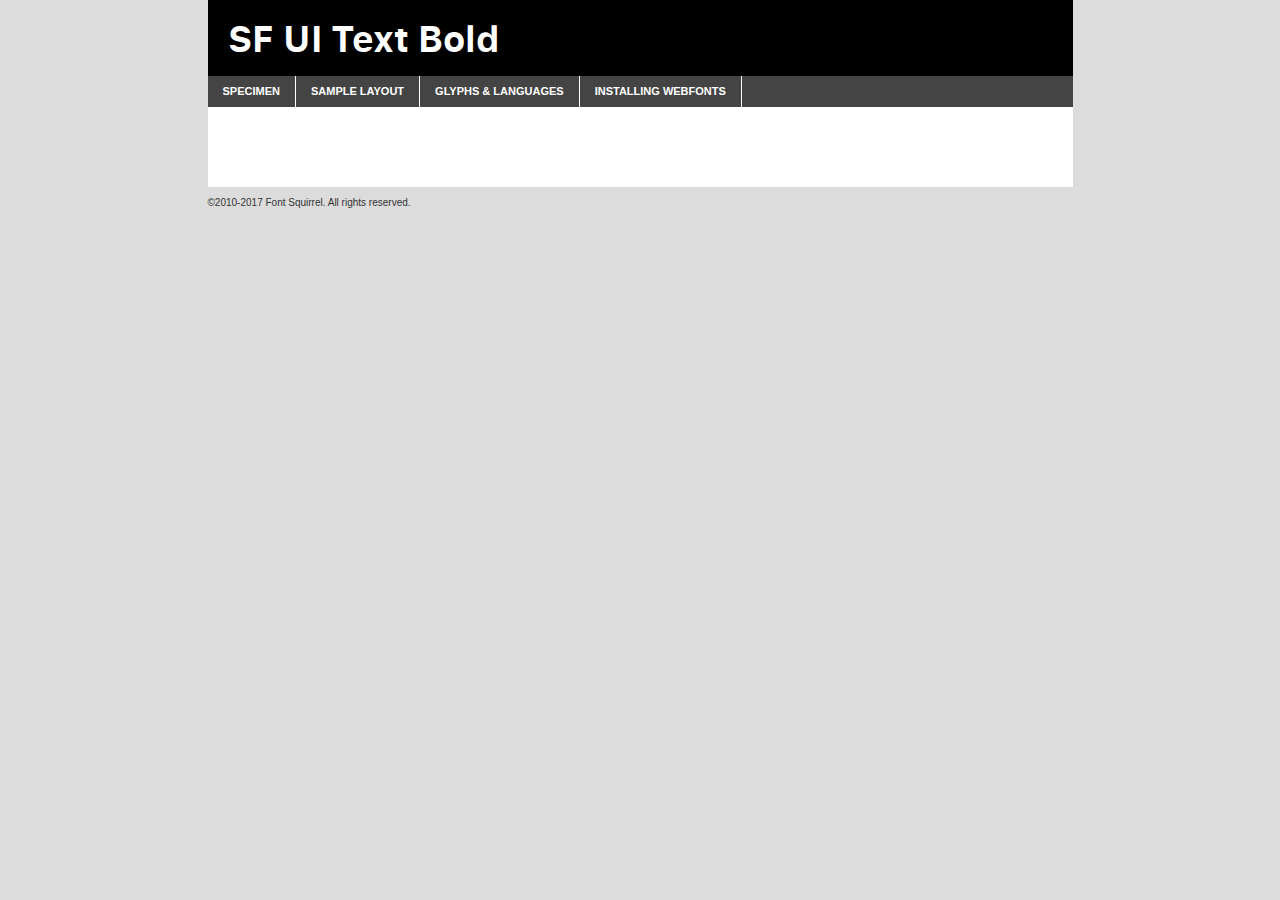
<file: fonts/sf-ui-text-bold-demo.html>
<!DOCTYPE html PUBLIC "-//W3C//DTD XHTML 1.0 Transitional//EN"
	"http://www.w3.org/TR/xhtml1/DTD/xhtml1-transitional.dtd">

<html xmlns="http://www.w3.org/1999/xhtml" xml:lang="en" lang="en">
<head>
	<meta http-equiv="Content-Type" content="text/html; charset=utf-8" />
	<script src="http://ajax.googleapis.com/ajax/libs/jquery/1.7.2/jquery.min.js" type="text/javascript" charset="utf-8"></script>
	<script type="text/javascript">
	(function($){$.fn.easyTabs=function(option){var param=jQuery.extend({fadeSpeed:"fast",defaultContent:1,activeClass:'active'},option);$(this).each(function(){var thisId="#"+this.id;if(param.defaultContent==''){param.defaultContent=1;}
	if(typeof param.defaultContent=="number")
	{var defaultTab=$(thisId+" .tabs li:eq("+(param.defaultContent-1)+") a").attr('href').substr(1);}else{var defaultTab=param.defaultContent;}
	$(thisId+" .tabs li a").each(function(){var tabToHide=$(this).attr('href').substr(1);$("#"+tabToHide).addClass('easytabs-tab-content');});hideAll();changeContent(defaultTab);function hideAll(){$(thisId+" .easytabs-tab-content").hide();}
	function changeContent(tabId){hideAll();$(thisId+" .tabs li").removeClass(param.activeClass);$(thisId+" .tabs li a[href=#"+tabId+"]").closest('li').addClass(param.activeClass);if(param.fadeSpeed!="none")
	{$(thisId+" #"+tabId).fadeIn(param.fadeSpeed);}else{$(thisId+" #"+tabId).show();}}
	$(thisId+" .tabs li").click(function(){var tabId=$(this).find('a').attr('href').substr(1);changeContent(tabId);return false;});});}})(jQuery);
	</script>
	<link rel="stylesheet" href="specimen_files/specimen_stylesheet.css" type="text/css" charset="utf-8" />
	<link rel="stylesheet" href="stylesheet.css" type="text/css" charset="utf-8" />

	<style type="text/css">
					body{
				font-family: 'sf_ui_textbold';
							}
		</style>

	<title>SF UI Text Bold Specimen</title>
	
	
	<script type="text/javascript" charset="utf-8">
		$(document).ready(function() {
			$('#container').easyTabs({defaultContent:1});
		});
	</script>
</head>

<body>
<div id="container">
	<div id="header">
		SF UI Text Bold	</div>
	<ul class="tabs">
		<li><a href="#specimen">Specimen</a></li>
		<li><a href="#layout">Sample Layout</a></li>
				<li><a href="#glyphs">Glyphs &amp; Languages</a></li>
		<li><a href="#installing">Installing Webfonts</a></li>
		
	</ul>
	
	<div id="main_content">

		
			<div id="specimen">
		
				<div class="section">
					<div class="grid12 firstcol">
						<div class="huge">AaBb</div>
					</div>
				</div>
		
				<div class="section">
					<div class="glyph_range">A&#x200B;B&#x200b;C&#x200b;D&#x200b;E&#x200b;F&#x200b;G&#x200b;H&#x200b;I&#x200b;J&#x200b;K&#x200b;L&#x200b;M&#x200b;N&#x200b;O&#x200b;P&#x200b;Q&#x200b;R&#x200b;S&#x200b;T&#x200b;U&#x200b;V&#x200b;W&#x200b;X&#x200b;Y&#x200b;Z&#x200b;a&#x200b;b&#x200b;c&#x200b;d&#x200b;e&#x200b;f&#x200b;g&#x200b;h&#x200b;i&#x200b;j&#x200b;k&#x200b;l&#x200b;m&#x200b;n&#x200b;o&#x200b;p&#x200b;q&#x200b;r&#x200b;s&#x200b;t&#x200b;u&#x200b;v&#x200b;w&#x200b;x&#x200b;y&#x200b;z&#x200b;1&#x200b;2&#x200b;3&#x200b;4&#x200b;5&#x200b;6&#x200b;7&#x200b;8&#x200b;9&#x200b;0&#x200b;&amp;&#x200b;.&#x200b;,&#x200b;?&#x200b;!&#x200b;&#64;&#x200b;(&#x200b;)&#x200b;#&#x200b;$&#x200b;%&#x200b;*&#x200b;+&#x200b;-&#x200b;=&#x200b;:&#x200b;;</div>
				</div>
				<div class="section">
					<div class="grid12 firstcol">
						<table class="sample_table">
							<tr><td>10</td><td class="size10">abcdefghijklmnopqrstuvwxyzABCDEFGHIJKLMNOPQRSTUVWXYZ0123456789abcdefghijklmnopqrstuvwxyzABCDEFGHIJKLMNOPQRSTUVWXYZ0123456789abcdefghijklmnopqrstuvwxyzABCDEFGHIJKLMNOPQRSTUVWXYZ</td></tr>
							<tr><td>11</td><td class="size11">abcdefghijklmnopqrstuvwxyzABCDEFGHIJKLMNOPQRSTUVWXYZ0123456789abcdefghijklmnopqrstuvwxyzABCDEFGHIJKLMNOPQRSTUVWXYZ0123456789abcdefghijklmnopqrstuvwxyzABCDEFGHIJKLMNOPQRSTUVWXYZ</td></tr>
							<tr><td>12</td><td class="size12">abcdefghijklmnopqrstuvwxyzABCDEFGHIJKLMNOPQRSTUVWXYZ0123456789abcdefghijklmnopqrstuvwxyzABCDEFGHIJKLMNOPQRSTUVWXYZ0123456789abcdefghijklmnopqrstuvwxyzABCDEFGHIJKLMNOPQRSTUVWXYZ</td></tr>
							<tr><td>13</td><td class="size13">abcdefghijklmnopqrstuvwxyzABCDEFGHIJKLMNOPQRSTUVWXYZ0123456789abcdefghijklmnopqrstuvwxyzABCDEFGHIJKLMNOPQRSTUVWXYZ0123456789abcdefghijklmnopqrstuvwxyzABCDEFGHIJKLMNOPQRSTUVWXYZ</td></tr>
							<tr><td>14</td><td class="size14">abcdefghijklmnopqrstuvwxyzABCDEFGHIJKLMNOPQRSTUVWXYZ0123456789abcdefghijklmnopqrstuvwxyzABCDEFGHIJKLMNOPQRSTUVWXYZ0123456789abcdefghijklmnopqrstuvwxyzABCDEFGHIJKLMNOPQRSTUVWXYZ</td></tr>
							<tr><td>16</td><td class="size16">abcdefghijklmnopqrstuvwxyzABCDEFGHIJKLMNOPQRSTUVWXYZ0123456789abcdefghijklmnopqrstuvwxyzABCDEFGHIJKLMNOPQRSTUVWXYZ</td></tr>
							<tr><td>18</td><td class="size18">abcdefghijklmnopqrstuvwxyzABCDEFGHIJKLMNOPQRSTUVWXYZ0123456789abcdefghijklmnopqrstuvwxyzABCDEFGHIJKLMNOPQRSTUVWXYZ</td></tr>
							<tr><td>20</td><td class="size20">abcdefghijklmnopqrstuvwxyzABCDEFGHIJKLMNOPQRSTUVWXYZ0123456789abcdefghijklmnopqrstuvwxyzABCDEFGHIJKLMNOPQRSTUVWXYZ</td></tr>
							<tr><td>24</td><td class="size24">abcdefghijklmnopqrstuvwxyzABCDEFGHIJKLMNOPQRSTUVWXYZ0123456789abcdefghijklmnopqrstuvwxyzABCDEFGHIJKLMNOPQRSTUVWXYZ</td></tr>
							<tr><td>30</td><td class="size30">abcdefghijklmnopqrstuvwxyzABCDEFGHIJKLMNOPQRSTUVWXYZ0123456789abcdefghijklmnopqrstuvwxyzABCDEFGHIJKLMNOPQRSTUVWXYZ</td></tr>
							<tr><td>36</td><td class="size36">abcdefghijklmnopqrstuvwxyzABCDEFGHIJKLMNOPQRSTUVWXYZ0123456789abcdefghijklmnopqrstuvwxyzABCDEFGHIJKLMNOPQRSTUVWXYZ</td></tr>
							<tr><td>48</td><td class="size48">abcdefghijklmnopqrstuvwxyzABCDEFGHIJKLMNOPQRSTUVWXYZ0123456789abcdefghijklmnopqrstuvwxyzABCDEFGHIJKLMNOPQRSTUVWXYZ</td></tr>
							<tr><td>60</td><td class="size60">abcdefghijklmnopqrstuvwxyzABCDEFGHIJKLMNOPQRSTUVWXYZ0123456789abcdefghijklmnopqrstuvwxyzABCDEFGHIJKLMNOPQRSTUVWXYZ</td></tr>
							<tr><td>72</td><td class="size72">abcdefghijklmnopqrstuvwxyzABCDEFGHIJKLMNOPQRSTUVWXYZ0123456789abcdefghijklmnopqrstuvwxyzABCDEFGHIJKLMNOPQRSTUVWXYZ</td></tr>
							<tr><td>90</td><td class="size90">abcdefghijklmnopqrstuvwxyzABCDEFGHIJKLMNOPQRSTUVWXYZ0123456789abcdefghijklmnopqrstuvwxyzABCDEFGHIJKLMNOPQRSTUVWXYZ</td></tr>
						</table>
				
					</div>
			
				</div>
		
		
		
								<div class="section" id="bodycomparison">


										<div id="xheight">
				<div class="fontbody">&#x25FC;&#x25FC;&#x25FC;&#x25FC;&#x25FC;&#x25FC;&#x25FC;&#x25FC;&#x25FC;&#x25FC;&#x25FC;&#x25FC;&#x25FC;&#x25FC;&#x25FC;&#x25FC;&#x25FC;&#x25FC;&#x25FC;&#x25FC;&#x25FC;&#x25FC;&#x25FC;&#x25FC;&#x25FC;&#x25FC;&#x25FC;&#x25FC;&#x25FC;&#x25FC;&#x25FC;&#x25FC;&#x25FC;&#x25FC;&#x25FC;&#x25FC;&#x25FC;&#x25FC;&#x25FC;&#x25FC;&#x25FC;&#x25FC;&#x25FC;&#x25FC;&#x25FC;&#x25FC;&#x25FC;&#x25FC;&#x25FC;&#x25FC;&#x25FC;&#x25FC;&#x25FC;&#x25FC;&#x25FC;&#x25FC;&#x25FC;&#x25FC;&#x25FC;&#x25FC;&#x25FC;&#x25FC;&#x25FC;&#x25FC;&#x25FC;&#x25FC;&#x25FC;&#x25FC;&#x25FC;&#x25FC;&#x25FC;&#x25FC;&#x25FC;&#x25FC;&#x25FC;&#x25FC;&#x25FC;&#x25FC;&#x25FC;&#x25FC;&#x25FC;&#x25FC;&#x25FC;&#x25FC;&#x25FC;&#x25FC;&#x25FC;&#x25FC;&#x25FC;&#x25FC;&#x25FC;&#x25FC;&#x25FC;&#x25FC;&#x25FC;&#x25FC;&#x25FC;&#x25FC;&#x25FC;body</div><div class="arialbody">body</div><div class="verdanabody">body</div><div class="georgiabody">body</div></div>
										<div class="fontbody" style="z-index:1">
											body<span>SF UI Text Bold</span>
										</div>
										<div class="arialbody" style="z-index:1">
											body<span>Arial</span>
										</div>
										<div class="verdanabody" style="z-index:1">
											body<span>Verdana</span>
										</div>
										<div class="georgiabody" style="z-index:1">
											body<span>Georgia</span>
										</div>



								</div>
		
		
				<div class="section psample psample_row1" id="">
					
					<div class="grid2 firstcol">
						<p class="size10"><span>10.</span>Aenean lacinia bibendum nulla sed consectetur. Fusce dapibus, tellus ac cursus commodo, tortor mauris condimentum nibh, ut fermentum massa justo sit amet risus. Nullam id dolor id nibh ultricies vehicula ut id elit. Cum sociis natoque penatibus et magnis dis parturient montes, nascetur ridiculus mus. Nulla vitae elit libero, a pharetra augue.</p>
			
					</div>
					<div class="grid3">
						<p class="size11"><span>11.</span>Aenean lacinia bibendum nulla sed consectetur. Fusce dapibus, tellus ac cursus commodo, tortor mauris condimentum nibh, ut fermentum massa justo sit amet risus. Nullam id dolor id nibh ultricies vehicula ut id elit. Cum sociis natoque penatibus et magnis dis parturient montes, nascetur ridiculus mus. Nulla vitae elit libero, a pharetra augue.</p>
			
					</div>
					<div class="grid3">
						<p class="size12"><span>12.</span>Aenean lacinia bibendum nulla sed consectetur. Fusce dapibus, tellus ac cursus commodo, tortor mauris condimentum nibh, ut fermentum massa justo sit amet risus. Nullam id dolor id nibh ultricies vehicula ut id elit. Cum sociis natoque penatibus et magnis dis parturient montes, nascetur ridiculus mus. Nulla vitae elit libero, a pharetra augue.</p>
			
					</div>
					<div class="grid4">
						<p class="size13"><span>13.</span>Aenean lacinia bibendum nulla sed consectetur. Fusce dapibus, tellus ac cursus commodo, tortor mauris condimentum nibh, ut fermentum massa justo sit amet risus. Nullam id dolor id nibh ultricies vehicula ut id elit. Cum sociis natoque penatibus et magnis dis parturient montes, nascetur ridiculus mus. Nulla vitae elit libero, a pharetra augue.</p>
			
					</div>
					<div class="white_blend"></div>
					
				</div>
				<div class="section psample psample_row2" id="">
					<div class="grid3 firstcol">
						<p class="size14"><span>14.</span>Aenean lacinia bibendum nulla sed consectetur. Fusce dapibus, tellus ac cursus commodo, tortor mauris condimentum nibh, ut fermentum massa justo sit amet risus. Nullam id dolor id nibh ultricies vehicula ut id elit. Cum sociis natoque penatibus et magnis dis parturient montes, nascetur ridiculus mus. Nulla vitae elit libero, a pharetra augue.</p>
			
					</div>
					<div class="grid4">
						<p class="size16"><span>16.</span>Aenean lacinia bibendum nulla sed consectetur. Fusce dapibus, tellus ac cursus commodo, tortor mauris condimentum nibh, ut fermentum massa justo sit amet risus. Nullam id dolor id nibh ultricies vehicula ut id elit. Cum sociis natoque penatibus et magnis dis parturient montes, nascetur ridiculus mus. Nulla vitae elit libero, a pharetra augue.</p>
			
					</div>
					<div class="grid5">
						<p class="size18"><span>18.</span>Aenean lacinia bibendum nulla sed consectetur. Fusce dapibus, tellus ac cursus commodo, tortor mauris condimentum nibh, ut fermentum massa justo sit amet risus. Nullam id dolor id nibh ultricies vehicula ut id elit. Cum sociis natoque penatibus et magnis dis parturient montes, nascetur ridiculus mus. Nulla vitae elit libero, a pharetra augue.</p>
			
					</div>

					<div class="white_blend"></div>

				</div>
				
				<div class="section psample psample_row3" id="">
					<div class="grid5 firstcol">
						<p class="size20"><span>20.</span>Aenean lacinia bibendum nulla sed consectetur. Fusce dapibus, tellus ac cursus commodo, tortor mauris condimentum nibh, ut fermentum massa justo sit amet risus. Nullam id dolor id nibh ultricies vehicula ut id elit. Cum sociis natoque penatibus et magnis dis parturient montes, nascetur ridiculus mus. Nulla vitae elit libero, a pharetra augue.</p>
					</div>
					<div class="grid7">
						<p class="size24"><span>24.</span>Aenean lacinia bibendum nulla sed consectetur. Fusce dapibus, tellus ac cursus commodo, tortor mauris condimentum nibh, ut fermentum massa justo sit amet risus. Nullam id dolor id nibh ultricies vehicula ut id elit. Cum sociis natoque penatibus et magnis dis parturient montes, nascetur ridiculus mus. Nulla vitae elit libero, a pharetra augue.</p>
					</div>
					
					<div class="white_blend"></div>
					
				</div>
				
				<div class="section psample psample_row4" id="">
					<div class="grid12 firstcol">
						<p class="size30"><span>30.</span>Aenean lacinia bibendum nulla sed consectetur. Fusce dapibus, tellus ac cursus commodo, tortor mauris condimentum nibh, ut fermentum massa justo sit amet risus. Nullam id dolor id nibh ultricies vehicula ut id elit. Cum sociis natoque penatibus et magnis dis parturient montes, nascetur ridiculus mus. Nulla vitae elit libero, a pharetra augue.</p>
					</div>
					<div class="white_blend"></div>
					
				</div>
				
				
				
				<div class="section psample psample_row1 fullreverse">
					<div class="grid2 firstcol">
						<p class="size10"><span>10.</span>Aenean lacinia bibendum nulla sed consectetur. Fusce dapibus, tellus ac cursus commodo, tortor mauris condimentum nibh, ut fermentum massa justo sit amet risus. Nullam id dolor id nibh ultricies vehicula ut id elit. Cum sociis natoque penatibus et magnis dis parturient montes, nascetur ridiculus mus. Nulla vitae elit libero, a pharetra augue.</p>
			
					</div>
					<div class="grid3">
						<p class="size11"><span>11.</span>Aenean lacinia bibendum nulla sed consectetur. Fusce dapibus, tellus ac cursus commodo, tortor mauris condimentum nibh, ut fermentum massa justo sit amet risus. Nullam id dolor id nibh ultricies vehicula ut id elit. Cum sociis natoque penatibus et magnis dis parturient montes, nascetur ridiculus mus. Nulla vitae elit libero, a pharetra augue.</p>
			
					</div>
					<div class="grid3">
						<p class="size12"><span>12.</span>Aenean lacinia bibendum nulla sed consectetur. Fusce dapibus, tellus ac cursus commodo, tortor mauris condimentum nibh, ut fermentum massa justo sit amet risus. Nullam id dolor id nibh ultricies vehicula ut id elit. Cum sociis natoque penatibus et magnis dis parturient montes, nascetur ridiculus mus. Nulla vitae elit libero, a pharetra augue.</p>
			
					</div>
					<div class="grid4">
						<p class="size13"><span>13.</span>Aenean lacinia bibendum nulla sed consectetur. Fusce dapibus, tellus ac cursus commodo, tortor mauris condimentum nibh, ut fermentum massa justo sit amet risus. Nullam id dolor id nibh ultricies vehicula ut id elit. Cum sociis natoque penatibus et magnis dis parturient montes, nascetur ridiculus mus. Nulla vitae elit libero, a pharetra augue.</p>
			
					</div>
					<div class="black_blend"></div>
					
				</div>
				
				<div class="section psample psample_row2 fullreverse">
					<div class="grid3 firstcol">
						<p class="size14"><span>14.</span>Aenean lacinia bibendum nulla sed consectetur. Fusce dapibus, tellus ac cursus commodo, tortor mauris condimentum nibh, ut fermentum massa justo sit amet risus. Nullam id dolor id nibh ultricies vehicula ut id elit. Cum sociis natoque penatibus et magnis dis parturient montes, nascetur ridiculus mus. Nulla vitae elit libero, a pharetra augue.</p>
			
					</div>
					<div class="grid4">
						<p class="size16"><span>16.</span>Aenean lacinia bibendum nulla sed consectetur. Fusce dapibus, tellus ac cursus commodo, tortor mauris condimentum nibh, ut fermentum massa justo sit amet risus. Nullam id dolor id nibh ultricies vehicula ut id elit. Cum sociis natoque penatibus et magnis dis parturient montes, nascetur ridiculus mus. Nulla vitae elit libero, a pharetra augue.</p>
			
					</div>
					<div class="grid5">
						<p class="size18"><span>18.</span>Aenean lacinia bibendum nulla sed consectetur. Fusce dapibus, tellus ac cursus commodo, tortor mauris condimentum nibh, ut fermentum massa justo sit amet risus. Nullam id dolor id nibh ultricies vehicula ut id elit. Cum sociis natoque penatibus et magnis dis parturient montes, nascetur ridiculus mus. Nulla vitae elit libero, a pharetra augue.</p>
			
					</div>
					<div class="black_blend"></div>

				</div>
				
				<div class="section psample fullreverse psample_row3" id="">
					<div class="grid5 firstcol">
						<p class="size20"><span>20.</span>Aenean lacinia bibendum nulla sed consectetur. Fusce dapibus, tellus ac cursus commodo, tortor mauris condimentum nibh, ut fermentum massa justo sit amet risus. Nullam id dolor id nibh ultricies vehicula ut id elit. Cum sociis natoque penatibus et magnis dis parturient montes, nascetur ridiculus mus. Nulla vitae elit libero, a pharetra augue.</p>
					</div>
					<div class="grid7">
						<p class="size24"><span>24.</span>Aenean lacinia bibendum nulla sed consectetur. Fusce dapibus, tellus ac cursus commodo, tortor mauris condimentum nibh, ut fermentum massa justo sit amet risus. Nullam id dolor id nibh ultricies vehicula ut id elit. Cum sociis natoque penatibus et magnis dis parturient montes, nascetur ridiculus mus. Nulla vitae elit libero, a pharetra augue.</p>
					</div>
					
					<div class="black_blend"></div>
					
				</div>
				
				<div class="section psample fullreverse psample_row4" id="" style="border-bottom: 20px #000 solid;">
					<div class="grid12 firstcol">
						<p class="size30"><span>30.</span>Aenean lacinia bibendum nulla sed consectetur. Fusce dapibus, tellus ac cursus commodo, tortor mauris condimentum nibh, ut fermentum massa justo sit amet risus. Nullam id dolor id nibh ultricies vehicula ut id elit. Cum sociis natoque penatibus et magnis dis parturient montes, nascetur ridiculus mus. Nulla vitae elit libero, a pharetra augue.</p>
					</div>
					<div class="black_blend"></div>
					
				</div>
				
				
				
				
			</div>
			
			<div id="layout">
				
				<div class="section">
					
					<div class="grid12 firstcol">
						<h1>Lorem Ipsum Dolor</h1>
						<h2>Etiam porta sem malesuada magna mollis euismod</h2>
						
						<p class="byline">By <a href="#link">Aenean Lacinia</a></p>
					</div>
				</div>
				<div class="section">
					<div class="grid8 firstcol">
						<p class="large">Donec sed odio dui. Morbi leo risus, porta ac consectetur ac, vestibulum at eros. Fusce dapibus, tellus ac cursus commodo, tortor mauris condimentum nibh, ut fermentum massa justo sit amet risus. </p>

						
						<h3>Pellentesque ornare sem</h3>

						<p>Maecenas sed diam eget risus varius blandit sit amet non magna. Maecenas faucibus mollis interdum. Donec ullamcorper nulla non metus auctor fringilla. Nullam id dolor id nibh ultricies vehicula ut id elit. Nullam id dolor id nibh ultricies vehicula ut id elit. </p>

						<p>Aenean eu leo quam. Pellentesque ornare sem lacinia quam venenatis vestibulum. Lorem ipsum dolor sit amet, consectetur adipiscing elit. Cum sociis natoque penatibus et magnis dis parturient montes, nascetur ridiculus mus. </p>

						<p>Nulla vitae elit libero, a pharetra augue. Praesent commodo cursus magna, vel scelerisque nisl consectetur et. Aenean lacinia bibendum nulla sed consectetur. </p>

						<p>Nullam quis risus eget urna mollis ornare vel eu leo. Nullam quis risus eget urna mollis ornare vel eu leo. Maecenas sed diam eget risus varius blandit sit amet non magna. Donec ullamcorper nulla non metus auctor fringilla. </p>

						<h3>Cras mattis consectetur</h3>

						<p>Aenean eu leo quam. Pellentesque ornare sem lacinia quam venenatis vestibulum. Aenean lacinia bibendum nulla sed consectetur. Integer posuere erat a ante venenatis dapibus posuere velit aliquet. Cras mattis consectetur purus sit amet fermentum. </p>

						<p>Nullam id dolor id nibh ultricies vehicula ut id elit. Nullam quis risus eget urna mollis ornare vel eu leo. Cras mattis consectetur purus sit amet fermentum.</p>
					</div>
					
					<div class="grid4 sidebar">
						
						<div class="box reverse">
							<p class="last">Nullam quis risus eget urna mollis ornare vel eu leo. Donec ullamcorper nulla non metus auctor fringilla. Cras mattis consectetur purus sit amet fermentum. Sed posuere consectetur est at lobortis. Lorem ipsum dolor sit amet, consectetur adipiscing elit. </p>
						</div>
						
						<p class="caption">Maecenas sed diam eget risus varius.</p>

						<p>Vestibulum id ligula porta felis euismod semper. Integer posuere erat a ante venenatis dapibus posuere velit aliquet. Vestibulum id ligula porta felis euismod semper. Sed posuere consectetur est at lobortis. Maecenas sed diam eget risus varius blandit sit amet non magna. Fusce dapibus, tellus ac cursus commodo, tortor mauris condimentum nibh, ut fermentum massa justo sit amet risus. </p>

					

						<p>Duis mollis, est non commodo luctus, nisi erat porttitor ligula, eget lacinia odio sem nec elit. Aenean lacinia bibendum nulla sed consectetur. Vivamus sagittis lacus vel augue laoreet rutrum faucibus dolor auctor. Aenean lacinia bibendum nulla sed consectetur. Nullam quis risus eget urna mollis ornare vel eu leo. </p>

						<p>Praesent commodo cursus magna, vel scelerisque nisl consectetur et. Donec ullamcorper nulla non metus auctor fringilla. Maecenas faucibus mollis interdum. Fusce dapibus, tellus ac cursus commodo, tortor mauris condimentum nibh, ut fermentum massa justo sit amet risus. </p>

					</div>
				</div>
				
			</div>


			



		<div id="glyphs">
			<div class="section">
				<div class="grid12 firstcol">
			
				<h1>Language Support</h1>
				<p>The subset of SF UI Text Bold in this kit supports the following languages:<br />
			
					Albanian, Basque, Breton, Chamorro, Danish, Dutch, English, Faroese, Finnish, French, Frisian, Galician, German, Icelandic, Italian, Malagasy, Norwegian, Portuguese, Spanish, Alsatian, Aragonese, Arapaho, Arrernte, Asturian, Aymara, Bislama, Cebuano, Corsican, Fijian, French_creole, Genoese, Gilbertese, Greenlandic, Haitian_creole, Hiligaynon, Hmong, Hopi, Ibanag, Iloko_ilokano, Indonesian, Interglossa_glosa, Interlingua, Irish_gaelic, Jerriais, Lojban, Lombard, Luxembourgeois, Manx, Mohawk, Norfolk_pitcairnese, Occitan, Oromo, Pangasinan, Papiamento, Piedmontese, Potawatomi, Rhaeto-romance, Romansh, Rotokas, Sami_lule, Samoan, Sardinian, Scots_gaelic, Seychelles_creole, Shona, Sicilian, Somali, Southern_ndebele, Swahili, Swati_swazi, Tagalog_filipino_pilipino, Tetum, Tok_pisin, Uyghur_latinized, Volapuk, Walloon, Warlpiri, Xhosa, Yapese, Zulu, Latinbasic, Ubasic, Demo				</p>
				<h1>Glyph Chart</h1>
				<p>The subset of SF UI Text Bold in this kit includes all the glyphs listed below. Unicode entities are included above each glyph to help you insert individual characters into your layout.</p>
				<div id="glyph_chart">
			
																				 <div><p>&amp;#13;</p>&#13;</div>
																				 <div><p>&amp;#32;</p>&#32;</div>
																				 <div><p>&amp;#33;</p>&#33;</div>
																				 <div><p>&amp;#34;</p>&#34;</div>
																				 <div><p>&amp;#35;</p>&#35;</div>
																				 <div><p>&amp;#36;</p>&#36;</div>
																				 <div><p>&amp;#37;</p>&#37;</div>
																				 <div><p>&amp;#38;</p>&#38;</div>
																				 <div><p>&amp;#39;</p>&#39;</div>
																				 <div><p>&amp;#40;</p>&#40;</div>
																				 <div><p>&amp;#41;</p>&#41;</div>
																				 <div><p>&amp;#42;</p>&#42;</div>
																				 <div><p>&amp;#43;</p>&#43;</div>
																				 <div><p>&amp;#44;</p>&#44;</div>
																				 <div><p>&amp;#45;</p>&#45;</div>
																				 <div><p>&amp;#46;</p>&#46;</div>
																				 <div><p>&amp;#47;</p>&#47;</div>
																				 <div><p>&amp;#48;</p>&#48;</div>
																				 <div><p>&amp;#49;</p>&#49;</div>
																				 <div><p>&amp;#50;</p>&#50;</div>
																				 <div><p>&amp;#51;</p>&#51;</div>
																				 <div><p>&amp;#52;</p>&#52;</div>
																				 <div><p>&amp;#53;</p>&#53;</div>
																				 <div><p>&amp;#54;</p>&#54;</div>
																				 <div><p>&amp;#55;</p>&#55;</div>
																				 <div><p>&amp;#56;</p>&#56;</div>
																				 <div><p>&amp;#57;</p>&#57;</div>
																				 <div><p>&amp;#58;</p>&#58;</div>
																				 <div><p>&amp;#59;</p>&#59;</div>
																				 <div><p>&amp;#60;</p>&#60;</div>
																				 <div><p>&amp;#61;</p>&#61;</div>
																				 <div><p>&amp;#62;</p>&#62;</div>
																				 <div><p>&amp;#63;</p>&#63;</div>
																				 <div><p>&amp;#64;</p>&#64;</div>
																				 <div><p>&amp;#65;</p>&#65;</div>
																				 <div><p>&amp;#66;</p>&#66;</div>
																				 <div><p>&amp;#67;</p>&#67;</div>
																				 <div><p>&amp;#68;</p>&#68;</div>
																				 <div><p>&amp;#69;</p>&#69;</div>
																				 <div><p>&amp;#70;</p>&#70;</div>
																				 <div><p>&amp;#71;</p>&#71;</div>
																				 <div><p>&amp;#72;</p>&#72;</div>
																				 <div><p>&amp;#73;</p>&#73;</div>
																				 <div><p>&amp;#74;</p>&#74;</div>
																				 <div><p>&amp;#75;</p>&#75;</div>
																				 <div><p>&amp;#76;</p>&#76;</div>
																				 <div><p>&amp;#77;</p>&#77;</div>
																				 <div><p>&amp;#78;</p>&#78;</div>
																				 <div><p>&amp;#79;</p>&#79;</div>
																				 <div><p>&amp;#80;</p>&#80;</div>
																				 <div><p>&amp;#81;</p>&#81;</div>
																				 <div><p>&amp;#82;</p>&#82;</div>
																				 <div><p>&amp;#83;</p>&#83;</div>
																				 <div><p>&amp;#84;</p>&#84;</div>
																				 <div><p>&amp;#85;</p>&#85;</div>
																				 <div><p>&amp;#86;</p>&#86;</div>
																				 <div><p>&amp;#87;</p>&#87;</div>
																				 <div><p>&amp;#88;</p>&#88;</div>
																				 <div><p>&amp;#89;</p>&#89;</div>
																				 <div><p>&amp;#90;</p>&#90;</div>
																				 <div><p>&amp;#91;</p>&#91;</div>
																				 <div><p>&amp;#92;</p>&#92;</div>
																				 <div><p>&amp;#93;</p>&#93;</div>
																				 <div><p>&amp;#94;</p>&#94;</div>
																				 <div><p>&amp;#95;</p>&#95;</div>
																				 <div><p>&amp;#96;</p>&#96;</div>
																				 <div><p>&amp;#97;</p>&#97;</div>
																				 <div><p>&amp;#98;</p>&#98;</div>
																				 <div><p>&amp;#99;</p>&#99;</div>
																				 <div><p>&amp;#100;</p>&#100;</div>
																				 <div><p>&amp;#101;</p>&#101;</div>
																				 <div><p>&amp;#102;</p>&#102;</div>
																				 <div><p>&amp;#103;</p>&#103;</div>
																				 <div><p>&amp;#104;</p>&#104;</div>
																				 <div><p>&amp;#105;</p>&#105;</div>
																				 <div><p>&amp;#106;</p>&#106;</div>
																				 <div><p>&amp;#107;</p>&#107;</div>
																				 <div><p>&amp;#108;</p>&#108;</div>
																				 <div><p>&amp;#109;</p>&#109;</div>
																				 <div><p>&amp;#110;</p>&#110;</div>
																				 <div><p>&amp;#111;</p>&#111;</div>
																				 <div><p>&amp;#112;</p>&#112;</div>
																				 <div><p>&amp;#113;</p>&#113;</div>
																				 <div><p>&amp;#114;</p>&#114;</div>
																				 <div><p>&amp;#115;</p>&#115;</div>
																				 <div><p>&amp;#116;</p>&#116;</div>
																				 <div><p>&amp;#117;</p>&#117;</div>
																				 <div><p>&amp;#118;</p>&#118;</div>
																				 <div><p>&amp;#119;</p>&#119;</div>
																				 <div><p>&amp;#120;</p>&#120;</div>
																				 <div><p>&amp;#121;</p>&#121;</div>
																				 <div><p>&amp;#122;</p>&#122;</div>
																				 <div><p>&amp;#123;</p>&#123;</div>
																				 <div><p>&amp;#124;</p>&#124;</div>
																				 <div><p>&amp;#125;</p>&#125;</div>
																				 <div><p>&amp;#126;</p>&#126;</div>
																				 <div><p>&amp;#160;</p>&#160;</div>
																				 <div><p>&amp;#161;</p>&#161;</div>
																				 <div><p>&amp;#162;</p>&#162;</div>
																				 <div><p>&amp;#163;</p>&#163;</div>
																				 <div><p>&amp;#164;</p>&#164;</div>
																				 <div><p>&amp;#165;</p>&#165;</div>
																				 <div><p>&amp;#166;</p>&#166;</div>
																				 <div><p>&amp;#167;</p>&#167;</div>
																				 <div><p>&amp;#168;</p>&#168;</div>
																				 <div><p>&amp;#169;</p>&#169;</div>
																				 <div><p>&amp;#170;</p>&#170;</div>
																				 <div><p>&amp;#171;</p>&#171;</div>
																				 <div><p>&amp;#172;</p>&#172;</div>
																				 <div><p>&amp;#173;</p>&#173;</div>
																				 <div><p>&amp;#174;</p>&#174;</div>
																				 <div><p>&amp;#175;</p>&#175;</div>
																				 <div><p>&amp;#176;</p>&#176;</div>
																				 <div><p>&amp;#177;</p>&#177;</div>
																				 <div><p>&amp;#178;</p>&#178;</div>
																				 <div><p>&amp;#179;</p>&#179;</div>
																				 <div><p>&amp;#180;</p>&#180;</div>
																				 <div><p>&amp;#182;</p>&#182;</div>
																				 <div><p>&amp;#183;</p>&#183;</div>
																				 <div><p>&amp;#184;</p>&#184;</div>
																				 <div><p>&amp;#185;</p>&#185;</div>
																				 <div><p>&amp;#186;</p>&#186;</div>
																				 <div><p>&amp;#187;</p>&#187;</div>
																				 <div><p>&amp;#188;</p>&#188;</div>
																				 <div><p>&amp;#189;</p>&#189;</div>
																				 <div><p>&amp;#190;</p>&#190;</div>
																				 <div><p>&amp;#191;</p>&#191;</div>
																				 <div><p>&amp;#192;</p>&#192;</div>
																				 <div><p>&amp;#193;</p>&#193;</div>
																				 <div><p>&amp;#194;</p>&#194;</div>
																				 <div><p>&amp;#195;</p>&#195;</div>
																				 <div><p>&amp;#196;</p>&#196;</div>
																				 <div><p>&amp;#197;</p>&#197;</div>
																				 <div><p>&amp;#198;</p>&#198;</div>
																				 <div><p>&amp;#199;</p>&#199;</div>
																				 <div><p>&amp;#200;</p>&#200;</div>
																				 <div><p>&amp;#201;</p>&#201;</div>
																				 <div><p>&amp;#202;</p>&#202;</div>
																				 <div><p>&amp;#203;</p>&#203;</div>
																				 <div><p>&amp;#204;</p>&#204;</div>
																				 <div><p>&amp;#205;</p>&#205;</div>
																				 <div><p>&amp;#206;</p>&#206;</div>
																				 <div><p>&amp;#207;</p>&#207;</div>
																				 <div><p>&amp;#208;</p>&#208;</div>
																				 <div><p>&amp;#209;</p>&#209;</div>
																				 <div><p>&amp;#210;</p>&#210;</div>
																				 <div><p>&amp;#211;</p>&#211;</div>
																				 <div><p>&amp;#212;</p>&#212;</div>
																				 <div><p>&amp;#213;</p>&#213;</div>
																				 <div><p>&amp;#214;</p>&#214;</div>
																				 <div><p>&amp;#215;</p>&#215;</div>
																				 <div><p>&amp;#216;</p>&#216;</div>
																				 <div><p>&amp;#217;</p>&#217;</div>
																				 <div><p>&amp;#218;</p>&#218;</div>
																				 <div><p>&amp;#219;</p>&#219;</div>
																				 <div><p>&amp;#220;</p>&#220;</div>
																				 <div><p>&amp;#221;</p>&#221;</div>
																				 <div><p>&amp;#222;</p>&#222;</div>
																				 <div><p>&amp;#223;</p>&#223;</div>
																				 <div><p>&amp;#224;</p>&#224;</div>
																				 <div><p>&amp;#225;</p>&#225;</div>
																				 <div><p>&amp;#226;</p>&#226;</div>
																				 <div><p>&amp;#227;</p>&#227;</div>
																				 <div><p>&amp;#228;</p>&#228;</div>
																				 <div><p>&amp;#229;</p>&#229;</div>
																				 <div><p>&amp;#230;</p>&#230;</div>
																				 <div><p>&amp;#231;</p>&#231;</div>
																				 <div><p>&amp;#232;</p>&#232;</div>
																				 <div><p>&amp;#233;</p>&#233;</div>
																				 <div><p>&amp;#234;</p>&#234;</div>
																				 <div><p>&amp;#235;</p>&#235;</div>
																				 <div><p>&amp;#236;</p>&#236;</div>
																				 <div><p>&amp;#237;</p>&#237;</div>
																				 <div><p>&amp;#238;</p>&#238;</div>
																				 <div><p>&amp;#239;</p>&#239;</div>
																				 <div><p>&amp;#240;</p>&#240;</div>
																				 <div><p>&amp;#241;</p>&#241;</div>
																				 <div><p>&amp;#242;</p>&#242;</div>
																				 <div><p>&amp;#243;</p>&#243;</div>
																				 <div><p>&amp;#244;</p>&#244;</div>
																				 <div><p>&amp;#245;</p>&#245;</div>
																				 <div><p>&amp;#246;</p>&#246;</div>
																				 <div><p>&amp;#247;</p>&#247;</div>
																				 <div><p>&amp;#248;</p>&#248;</div>
																				 <div><p>&amp;#249;</p>&#249;</div>
																				 <div><p>&amp;#250;</p>&#250;</div>
																				 <div><p>&amp;#251;</p>&#251;</div>
																				 <div><p>&amp;#252;</p>&#252;</div>
																				 <div><p>&amp;#253;</p>&#253;</div>
																				 <div><p>&amp;#254;</p>&#254;</div>
																				 <div><p>&amp;#255;</p>&#255;</div>
																				 <div><p>&amp;#338;</p>&#338;</div>
																				 <div><p>&amp;#339;</p>&#339;</div>
																				 <div><p>&amp;#376;</p>&#376;</div>
																				 <div><p>&amp;#710;</p>&#710;</div>
																				 <div><p>&amp;#732;</p>&#732;</div>
																				 <div><p>&amp;#8192;</p>&#8192;</div>
																				 <div><p>&amp;#8193;</p>&#8193;</div>
																				 <div><p>&amp;#8194;</p>&#8194;</div>
																				 <div><p>&amp;#8195;</p>&#8195;</div>
																				 <div><p>&amp;#8196;</p>&#8196;</div>
																				 <div><p>&amp;#8197;</p>&#8197;</div>
																				 <div><p>&amp;#8198;</p>&#8198;</div>
																				 <div><p>&amp;#8199;</p>&#8199;</div>
																				 <div><p>&amp;#8200;</p>&#8200;</div>
																				 <div><p>&amp;#8201;</p>&#8201;</div>
																				 <div><p>&amp;#8202;</p>&#8202;</div>
																				 <div><p>&amp;#8208;</p>&#8208;</div>
																				 <div><p>&amp;#8209;</p>&#8209;</div>
																				 <div><p>&amp;#8210;</p>&#8210;</div>
																				 <div><p>&amp;#8211;</p>&#8211;</div>
																				 <div><p>&amp;#8212;</p>&#8212;</div>
																				 <div><p>&amp;#8216;</p>&#8216;</div>
																				 <div><p>&amp;#8217;</p>&#8217;</div>
																				 <div><p>&amp;#8218;</p>&#8218;</div>
																				 <div><p>&amp;#8220;</p>&#8220;</div>
																				 <div><p>&amp;#8221;</p>&#8221;</div>
																				 <div><p>&amp;#8222;</p>&#8222;</div>
																				 <div><p>&amp;#8226;</p>&#8226;</div>
																				 <div><p>&amp;#8230;</p>&#8230;</div>
																				 <div><p>&amp;#8239;</p>&#8239;</div>
																				 <div><p>&amp;#8249;</p>&#8249;</div>
																				 <div><p>&amp;#8250;</p>&#8250;</div>
																				 <div><p>&amp;#8287;</p>&#8287;</div>
																				 <div><p>&amp;#8364;</p>&#8364;</div>
																				 <div><p>&amp;#8482;</p>&#8482;</div>
																				 <div><p>&amp;#9724;</p>&#9724;</div>
																				 <div><p>&amp;#64257;</p>&#64257;</div>
																				 <div><p>&amp;#64258;</p>&#64258;</div>
																																						</div>	
				</div>
		
		
			</div>
		</div>
		
		
		<div id="specs">
			
		</div>
	
		<div id="installing">
			<div class="section">
				<div class="grid7 firstcol">
					<h1>Installing Webfonts</h1>
					
					<p>Webfonts are supported by all major browser platforms but not all in the same way. There are currently four different font formats that must be included in order to target all browsers. This includes TTF, WOFF, EOT and SVG.</p>
					
					<h2>1. Upload your webfonts</h2>
					<p>You must upload your webfont kit to your website. They should be in or near the same directory as your CSS files.</p>
					
					<h2>2. Include the webfont stylesheet</h2>
					<p>A special CSS @font-face declaration helps the various browsers select the appropriate font it needs without causing you a bunch of headaches. Learn more about this syntax by reading the <a href="https://www.fontspring.com/blog/further-hardening-of-the-bulletproof-syntax">Fontspring blog post</a> about it. The code for it is as follows:</p>


<code>
@font-face{ 
	font-family: 'MyWebFont';
	src: url('WebFont.eot');
	src: url('WebFont.eot?#iefix') format('embedded-opentype'),
	     url('WebFont.woff') format('woff'),
	     url('WebFont.ttf') format('truetype'),
	     url('WebFont.svg#webfont') format('svg');
}
</code>

	<p>We've already gone ahead and generated the code for you. All you have to do is link to the stylesheet in your HTML, like this:</p>
	<code>&lt;link rel=&quot;stylesheet&quot; href=&quot;stylesheet.css&quot; type=&quot;text/css&quot; charset=&quot;utf-8&quot; /&gt;</code>

					<h2>3. Modify your own stylesheet</h2>
					<p>To take advantage of your new fonts, you must tell your stylesheet to use them. Look at the original @font-face declaration above and find the property called "font-family." The name linked there will be what you use to reference the font. Prepend that webfont name to the font stack in the "font-family" property, inside the selector you want to change. For example:</p>
<code>p { font-family: 'WebFont', Arial, sans-serif; }</code>

<h2>4. Test</h2>
<p>Getting webfonts to work cross-browser <em>can</em> be tricky. Use the information in the sidebar to help you if you find that fonts aren't loading in a particular browser.</p>
				</div>
				
				<div class="grid5 sidebar">
					<div class="box">
						<h2>Troubleshooting<br />Font-Face Problems</h2>
						<p>Having trouble getting your webfonts to load in your new website? Here are some tips to sort out what might be the problem.</p>

						<h3>Fonts not showing in any browser</h3>

						<p>This sounds like you need to work on the plumbing. You either did not upload the fonts to the correct directory, or you did not link the fonts properly in the CSS. If you've confirmed that all this is correct and you still have a problem, take a look at your .htaccess file and see if requests are getting intercepted.</p>

						<h3>Fonts not loading in iPhone or iPad</h3>

						<p>The most common problem here is that you are serving the fonts from an IIS server. IIS refuses to serve files that have unknown MIME types. If that is the case, you must set the MIME type for SVG to "image/svg+xml" in the server settings. Follow these instructions from Microsoft if you need help.</p>

						<h3>Fonts not loading in Firefox</h3>

						<p>The primary reason for this failure? You are still using a version Firefox older than 3.5. So upgrade already! If that isn't it, then you are very likely serving fonts from a different domain. Firefox requires that all font assets be served from the same domain. Lastly it is possible that you need to add WOFF to your list of MIME types (if you are serving via IIS.)</p>

						<h3>Fonts not loading in IE</h3>

						<p>Are you looking at Internet Explorer on an actual Windows machine or are you cheating by using a service like Adobe BrowserLab? Many of these screenshot services do not render @font-face for IE. Best to test it on a real machine.</p>

						<h3>Fonts not loading in IE9</h3>

						<p>IE9, like Firefox, requires that fonts be served from the same domain as the website. Make sure that is the case.</p>
					</div>
				</div>
			</div>
			
		</div>
	
	</div>
	<div id="footer">
		<p>&copy;2010-2017 Font Squirrel. All rights reserved.</p>
	</div>
</div>
</body>
</html>
</file>
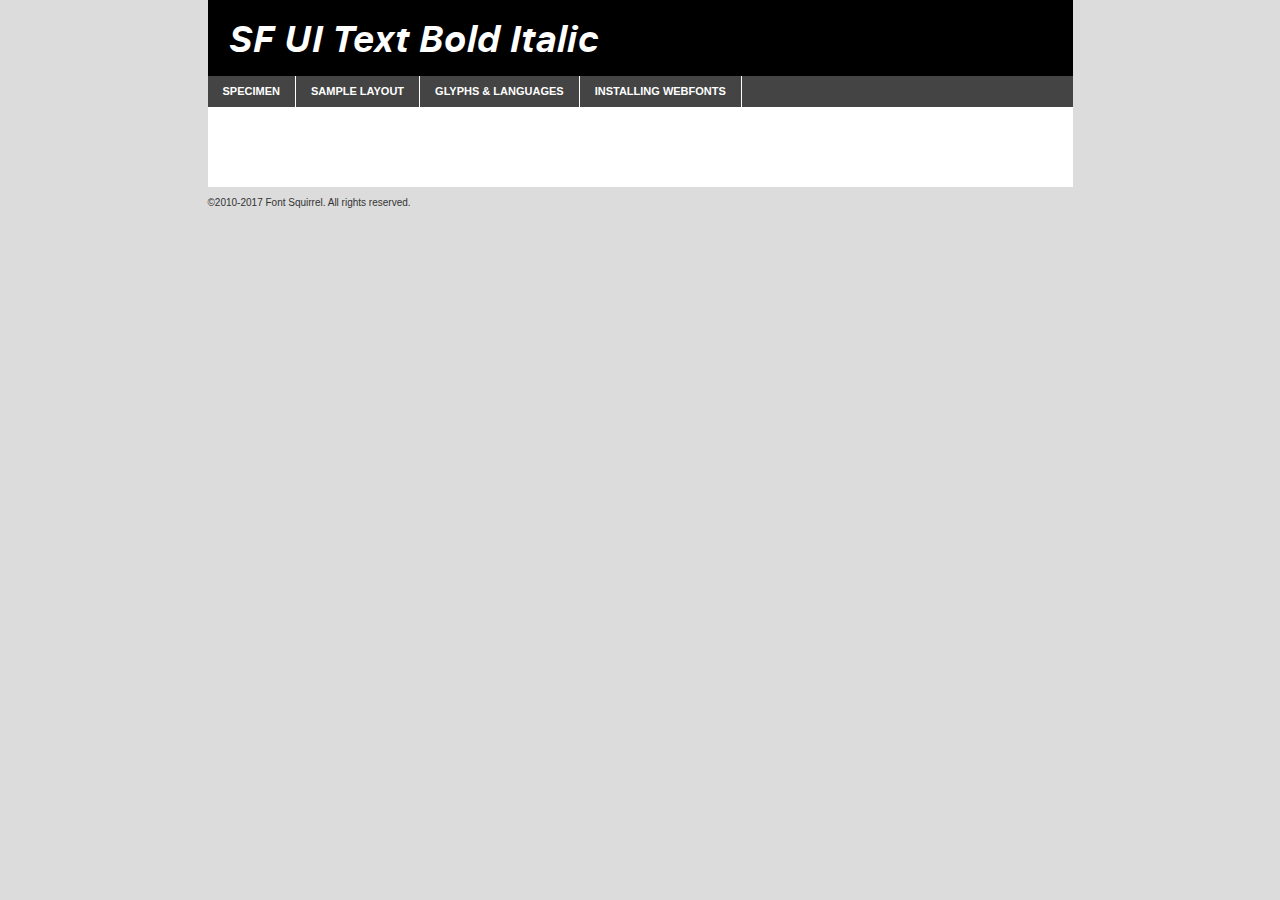
<file: fonts/sf-ui-text-bolditalic-demo.html>
<!DOCTYPE html PUBLIC "-//W3C//DTD XHTML 1.0 Transitional//EN"
	"http://www.w3.org/TR/xhtml1/DTD/xhtml1-transitional.dtd">

<html xmlns="http://www.w3.org/1999/xhtml" xml:lang="en" lang="en">
<head>
	<meta http-equiv="Content-Type" content="text/html; charset=utf-8" />
	<script src="http://ajax.googleapis.com/ajax/libs/jquery/1.7.2/jquery.min.js" type="text/javascript" charset="utf-8"></script>
	<script type="text/javascript">
	(function($){$.fn.easyTabs=function(option){var param=jQuery.extend({fadeSpeed:"fast",defaultContent:1,activeClass:'active'},option);$(this).each(function(){var thisId="#"+this.id;if(param.defaultContent==''){param.defaultContent=1;}
	if(typeof param.defaultContent=="number")
	{var defaultTab=$(thisId+" .tabs li:eq("+(param.defaultContent-1)+") a").attr('href').substr(1);}else{var defaultTab=param.defaultContent;}
	$(thisId+" .tabs li a").each(function(){var tabToHide=$(this).attr('href').substr(1);$("#"+tabToHide).addClass('easytabs-tab-content');});hideAll();changeContent(defaultTab);function hideAll(){$(thisId+" .easytabs-tab-content").hide();}
	function changeContent(tabId){hideAll();$(thisId+" .tabs li").removeClass(param.activeClass);$(thisId+" .tabs li a[href=#"+tabId+"]").closest('li').addClass(param.activeClass);if(param.fadeSpeed!="none")
	{$(thisId+" #"+tabId).fadeIn(param.fadeSpeed);}else{$(thisId+" #"+tabId).show();}}
	$(thisId+" .tabs li").click(function(){var tabId=$(this).find('a').attr('href').substr(1);changeContent(tabId);return false;});});}})(jQuery);
	</script>
	<link rel="stylesheet" href="specimen_files/specimen_stylesheet.css" type="text/css" charset="utf-8" />
	<link rel="stylesheet" href="stylesheet.css" type="text/css" charset="utf-8" />

	<style type="text/css">
					body{
				font-family: 'sf_ui_textbold_italic';
							}
		</style>

	<title>SF UI Text Bold Italic Specimen</title>
	
	
	<script type="text/javascript" charset="utf-8">
		$(document).ready(function() {
			$('#container').easyTabs({defaultContent:1});
		});
	</script>
</head>

<body>
<div id="container">
	<div id="header">
		SF UI Text Bold Italic	</div>
	<ul class="tabs">
		<li><a href="#specimen">Specimen</a></li>
		<li><a href="#layout">Sample Layout</a></li>
				<li><a href="#glyphs">Glyphs &amp; Languages</a></li>
		<li><a href="#installing">Installing Webfonts</a></li>
		
	</ul>
	
	<div id="main_content">

		
			<div id="specimen">
		
				<div class="section">
					<div class="grid12 firstcol">
						<div class="huge">AaBb</div>
					</div>
				</div>
		
				<div class="section">
					<div class="glyph_range">A&#x200B;B&#x200b;C&#x200b;D&#x200b;E&#x200b;F&#x200b;G&#x200b;H&#x200b;I&#x200b;J&#x200b;K&#x200b;L&#x200b;M&#x200b;N&#x200b;O&#x200b;P&#x200b;Q&#x200b;R&#x200b;S&#x200b;T&#x200b;U&#x200b;V&#x200b;W&#x200b;X&#x200b;Y&#x200b;Z&#x200b;a&#x200b;b&#x200b;c&#x200b;d&#x200b;e&#x200b;f&#x200b;g&#x200b;h&#x200b;i&#x200b;j&#x200b;k&#x200b;l&#x200b;m&#x200b;n&#x200b;o&#x200b;p&#x200b;q&#x200b;r&#x200b;s&#x200b;t&#x200b;u&#x200b;v&#x200b;w&#x200b;x&#x200b;y&#x200b;z&#x200b;1&#x200b;2&#x200b;3&#x200b;4&#x200b;5&#x200b;6&#x200b;7&#x200b;8&#x200b;9&#x200b;0&#x200b;&amp;&#x200b;.&#x200b;,&#x200b;?&#x200b;!&#x200b;&#64;&#x200b;(&#x200b;)&#x200b;#&#x200b;$&#x200b;%&#x200b;*&#x200b;+&#x200b;-&#x200b;=&#x200b;:&#x200b;;</div>
				</div>
				<div class="section">
					<div class="grid12 firstcol">
						<table class="sample_table">
							<tr><td>10</td><td class="size10">abcdefghijklmnopqrstuvwxyzABCDEFGHIJKLMNOPQRSTUVWXYZ0123456789abcdefghijklmnopqrstuvwxyzABCDEFGHIJKLMNOPQRSTUVWXYZ0123456789abcdefghijklmnopqrstuvwxyzABCDEFGHIJKLMNOPQRSTUVWXYZ</td></tr>
							<tr><td>11</td><td class="size11">abcdefghijklmnopqrstuvwxyzABCDEFGHIJKLMNOPQRSTUVWXYZ0123456789abcdefghijklmnopqrstuvwxyzABCDEFGHIJKLMNOPQRSTUVWXYZ0123456789abcdefghijklmnopqrstuvwxyzABCDEFGHIJKLMNOPQRSTUVWXYZ</td></tr>
							<tr><td>12</td><td class="size12">abcdefghijklmnopqrstuvwxyzABCDEFGHIJKLMNOPQRSTUVWXYZ0123456789abcdefghijklmnopqrstuvwxyzABCDEFGHIJKLMNOPQRSTUVWXYZ0123456789abcdefghijklmnopqrstuvwxyzABCDEFGHIJKLMNOPQRSTUVWXYZ</td></tr>
							<tr><td>13</td><td class="size13">abcdefghijklmnopqrstuvwxyzABCDEFGHIJKLMNOPQRSTUVWXYZ0123456789abcdefghijklmnopqrstuvwxyzABCDEFGHIJKLMNOPQRSTUVWXYZ0123456789abcdefghijklmnopqrstuvwxyzABCDEFGHIJKLMNOPQRSTUVWXYZ</td></tr>
							<tr><td>14</td><td class="size14">abcdefghijklmnopqrstuvwxyzABCDEFGHIJKLMNOPQRSTUVWXYZ0123456789abcdefghijklmnopqrstuvwxyzABCDEFGHIJKLMNOPQRSTUVWXYZ0123456789abcdefghijklmnopqrstuvwxyzABCDEFGHIJKLMNOPQRSTUVWXYZ</td></tr>
							<tr><td>16</td><td class="size16">abcdefghijklmnopqrstuvwxyzABCDEFGHIJKLMNOPQRSTUVWXYZ0123456789abcdefghijklmnopqrstuvwxyzABCDEFGHIJKLMNOPQRSTUVWXYZ</td></tr>
							<tr><td>18</td><td class="size18">abcdefghijklmnopqrstuvwxyzABCDEFGHIJKLMNOPQRSTUVWXYZ0123456789abcdefghijklmnopqrstuvwxyzABCDEFGHIJKLMNOPQRSTUVWXYZ</td></tr>
							<tr><td>20</td><td class="size20">abcdefghijklmnopqrstuvwxyzABCDEFGHIJKLMNOPQRSTUVWXYZ0123456789abcdefghijklmnopqrstuvwxyzABCDEFGHIJKLMNOPQRSTUVWXYZ</td></tr>
							<tr><td>24</td><td class="size24">abcdefghijklmnopqrstuvwxyzABCDEFGHIJKLMNOPQRSTUVWXYZ0123456789abcdefghijklmnopqrstuvwxyzABCDEFGHIJKLMNOPQRSTUVWXYZ</td></tr>
							<tr><td>30</td><td class="size30">abcdefghijklmnopqrstuvwxyzABCDEFGHIJKLMNOPQRSTUVWXYZ0123456789abcdefghijklmnopqrstuvwxyzABCDEFGHIJKLMNOPQRSTUVWXYZ</td></tr>
							<tr><td>36</td><td class="size36">abcdefghijklmnopqrstuvwxyzABCDEFGHIJKLMNOPQRSTUVWXYZ0123456789abcdefghijklmnopqrstuvwxyzABCDEFGHIJKLMNOPQRSTUVWXYZ</td></tr>
							<tr><td>48</td><td class="size48">abcdefghijklmnopqrstuvwxyzABCDEFGHIJKLMNOPQRSTUVWXYZ0123456789abcdefghijklmnopqrstuvwxyzABCDEFGHIJKLMNOPQRSTUVWXYZ</td></tr>
							<tr><td>60</td><td class="size60">abcdefghijklmnopqrstuvwxyzABCDEFGHIJKLMNOPQRSTUVWXYZ0123456789abcdefghijklmnopqrstuvwxyzABCDEFGHIJKLMNOPQRSTUVWXYZ</td></tr>
							<tr><td>72</td><td class="size72">abcdefghijklmnopqrstuvwxyzABCDEFGHIJKLMNOPQRSTUVWXYZ0123456789abcdefghijklmnopqrstuvwxyzABCDEFGHIJKLMNOPQRSTUVWXYZ</td></tr>
							<tr><td>90</td><td class="size90">abcdefghijklmnopqrstuvwxyzABCDEFGHIJKLMNOPQRSTUVWXYZ0123456789abcdefghijklmnopqrstuvwxyzABCDEFGHIJKLMNOPQRSTUVWXYZ</td></tr>
						</table>
				
					</div>
			
				</div>
		
		
		
								<div class="section" id="bodycomparison">


										<div id="xheight">
				<div class="fontbody">&#x25FC;&#x25FC;&#x25FC;&#x25FC;&#x25FC;&#x25FC;&#x25FC;&#x25FC;&#x25FC;&#x25FC;&#x25FC;&#x25FC;&#x25FC;&#x25FC;&#x25FC;&#x25FC;&#x25FC;&#x25FC;&#x25FC;&#x25FC;&#x25FC;&#x25FC;&#x25FC;&#x25FC;&#x25FC;&#x25FC;&#x25FC;&#x25FC;&#x25FC;&#x25FC;&#x25FC;&#x25FC;&#x25FC;&#x25FC;&#x25FC;&#x25FC;&#x25FC;&#x25FC;&#x25FC;&#x25FC;&#x25FC;&#x25FC;&#x25FC;&#x25FC;&#x25FC;&#x25FC;&#x25FC;&#x25FC;&#x25FC;&#x25FC;&#x25FC;&#x25FC;&#x25FC;&#x25FC;&#x25FC;&#x25FC;&#x25FC;&#x25FC;&#x25FC;&#x25FC;&#x25FC;&#x25FC;&#x25FC;&#x25FC;&#x25FC;&#x25FC;&#x25FC;&#x25FC;&#x25FC;&#x25FC;&#x25FC;&#x25FC;&#x25FC;&#x25FC;&#x25FC;&#x25FC;&#x25FC;&#x25FC;&#x25FC;&#x25FC;&#x25FC;&#x25FC;&#x25FC;&#x25FC;&#x25FC;&#x25FC;&#x25FC;&#x25FC;&#x25FC;&#x25FC;&#x25FC;&#x25FC;&#x25FC;&#x25FC;&#x25FC;&#x25FC;&#x25FC;&#x25FC;&#x25FC;body</div><div class="arialbody">body</div><div class="verdanabody">body</div><div class="georgiabody">body</div></div>
										<div class="fontbody" style="z-index:1">
											body<span>SF UI Text Bold Italic</span>
										</div>
										<div class="arialbody" style="z-index:1">
											body<span>Arial</span>
										</div>
										<div class="verdanabody" style="z-index:1">
											body<span>Verdana</span>
										</div>
										<div class="georgiabody" style="z-index:1">
											body<span>Georgia</span>
										</div>



								</div>
		
		
				<div class="section psample psample_row1" id="">
					
					<div class="grid2 firstcol">
						<p class="size10"><span>10.</span>Aenean lacinia bibendum nulla sed consectetur. Fusce dapibus, tellus ac cursus commodo, tortor mauris condimentum nibh, ut fermentum massa justo sit amet risus. Nullam id dolor id nibh ultricies vehicula ut id elit. Cum sociis natoque penatibus et magnis dis parturient montes, nascetur ridiculus mus. Nulla vitae elit libero, a pharetra augue.</p>
			
					</div>
					<div class="grid3">
						<p class="size11"><span>11.</span>Aenean lacinia bibendum nulla sed consectetur. Fusce dapibus, tellus ac cursus commodo, tortor mauris condimentum nibh, ut fermentum massa justo sit amet risus. Nullam id dolor id nibh ultricies vehicula ut id elit. Cum sociis natoque penatibus et magnis dis parturient montes, nascetur ridiculus mus. Nulla vitae elit libero, a pharetra augue.</p>
			
					</div>
					<div class="grid3">
						<p class="size12"><span>12.</span>Aenean lacinia bibendum nulla sed consectetur. Fusce dapibus, tellus ac cursus commodo, tortor mauris condimentum nibh, ut fermentum massa justo sit amet risus. Nullam id dolor id nibh ultricies vehicula ut id elit. Cum sociis natoque penatibus et magnis dis parturient montes, nascetur ridiculus mus. Nulla vitae elit libero, a pharetra augue.</p>
			
					</div>
					<div class="grid4">
						<p class="size13"><span>13.</span>Aenean lacinia bibendum nulla sed consectetur. Fusce dapibus, tellus ac cursus commodo, tortor mauris condimentum nibh, ut fermentum massa justo sit amet risus. Nullam id dolor id nibh ultricies vehicula ut id elit. Cum sociis natoque penatibus et magnis dis parturient montes, nascetur ridiculus mus. Nulla vitae elit libero, a pharetra augue.</p>
			
					</div>
					<div class="white_blend"></div>
					
				</div>
				<div class="section psample psample_row2" id="">
					<div class="grid3 firstcol">
						<p class="size14"><span>14.</span>Aenean lacinia bibendum nulla sed consectetur. Fusce dapibus, tellus ac cursus commodo, tortor mauris condimentum nibh, ut fermentum massa justo sit amet risus. Nullam id dolor id nibh ultricies vehicula ut id elit. Cum sociis natoque penatibus et magnis dis parturient montes, nascetur ridiculus mus. Nulla vitae elit libero, a pharetra augue.</p>
			
					</div>
					<div class="grid4">
						<p class="size16"><span>16.</span>Aenean lacinia bibendum nulla sed consectetur. Fusce dapibus, tellus ac cursus commodo, tortor mauris condimentum nibh, ut fermentum massa justo sit amet risus. Nullam id dolor id nibh ultricies vehicula ut id elit. Cum sociis natoque penatibus et magnis dis parturient montes, nascetur ridiculus mus. Nulla vitae elit libero, a pharetra augue.</p>
			
					</div>
					<div class="grid5">
						<p class="size18"><span>18.</span>Aenean lacinia bibendum nulla sed consectetur. Fusce dapibus, tellus ac cursus commodo, tortor mauris condimentum nibh, ut fermentum massa justo sit amet risus. Nullam id dolor id nibh ultricies vehicula ut id elit. Cum sociis natoque penatibus et magnis dis parturient montes, nascetur ridiculus mus. Nulla vitae elit libero, a pharetra augue.</p>
			
					</div>

					<div class="white_blend"></div>

				</div>
				
				<div class="section psample psample_row3" id="">
					<div class="grid5 firstcol">
						<p class="size20"><span>20.</span>Aenean lacinia bibendum nulla sed consectetur. Fusce dapibus, tellus ac cursus commodo, tortor mauris condimentum nibh, ut fermentum massa justo sit amet risus. Nullam id dolor id nibh ultricies vehicula ut id elit. Cum sociis natoque penatibus et magnis dis parturient montes, nascetur ridiculus mus. Nulla vitae elit libero, a pharetra augue.</p>
					</div>
					<div class="grid7">
						<p class="size24"><span>24.</span>Aenean lacinia bibendum nulla sed consectetur. Fusce dapibus, tellus ac cursus commodo, tortor mauris condimentum nibh, ut fermentum massa justo sit amet risus. Nullam id dolor id nibh ultricies vehicula ut id elit. Cum sociis natoque penatibus et magnis dis parturient montes, nascetur ridiculus mus. Nulla vitae elit libero, a pharetra augue.</p>
					</div>
					
					<div class="white_blend"></div>
					
				</div>
				
				<div class="section psample psample_row4" id="">
					<div class="grid12 firstcol">
						<p class="size30"><span>30.</span>Aenean lacinia bibendum nulla sed consectetur. Fusce dapibus, tellus ac cursus commodo, tortor mauris condimentum nibh, ut fermentum massa justo sit amet risus. Nullam id dolor id nibh ultricies vehicula ut id elit. Cum sociis natoque penatibus et magnis dis parturient montes, nascetur ridiculus mus. Nulla vitae elit libero, a pharetra augue.</p>
					</div>
					<div class="white_blend"></div>
					
				</div>
				
				
				
				<div class="section psample psample_row1 fullreverse">
					<div class="grid2 firstcol">
						<p class="size10"><span>10.</span>Aenean lacinia bibendum nulla sed consectetur. Fusce dapibus, tellus ac cursus commodo, tortor mauris condimentum nibh, ut fermentum massa justo sit amet risus. Nullam id dolor id nibh ultricies vehicula ut id elit. Cum sociis natoque penatibus et magnis dis parturient montes, nascetur ridiculus mus. Nulla vitae elit libero, a pharetra augue.</p>
			
					</div>
					<div class="grid3">
						<p class="size11"><span>11.</span>Aenean lacinia bibendum nulla sed consectetur. Fusce dapibus, tellus ac cursus commodo, tortor mauris condimentum nibh, ut fermentum massa justo sit amet risus. Nullam id dolor id nibh ultricies vehicula ut id elit. Cum sociis natoque penatibus et magnis dis parturient montes, nascetur ridiculus mus. Nulla vitae elit libero, a pharetra augue.</p>
			
					</div>
					<div class="grid3">
						<p class="size12"><span>12.</span>Aenean lacinia bibendum nulla sed consectetur. Fusce dapibus, tellus ac cursus commodo, tortor mauris condimentum nibh, ut fermentum massa justo sit amet risus. Nullam id dolor id nibh ultricies vehicula ut id elit. Cum sociis natoque penatibus et magnis dis parturient montes, nascetur ridiculus mus. Nulla vitae elit libero, a pharetra augue.</p>
			
					</div>
					<div class="grid4">
						<p class="size13"><span>13.</span>Aenean lacinia bibendum nulla sed consectetur. Fusce dapibus, tellus ac cursus commodo, tortor mauris condimentum nibh, ut fermentum massa justo sit amet risus. Nullam id dolor id nibh ultricies vehicula ut id elit. Cum sociis natoque penatibus et magnis dis parturient montes, nascetur ridiculus mus. Nulla vitae elit libero, a pharetra augue.</p>
			
					</div>
					<div class="black_blend"></div>
					
				</div>
				
				<div class="section psample psample_row2 fullreverse">
					<div class="grid3 firstcol">
						<p class="size14"><span>14.</span>Aenean lacinia bibendum nulla sed consectetur. Fusce dapibus, tellus ac cursus commodo, tortor mauris condimentum nibh, ut fermentum massa justo sit amet risus. Nullam id dolor id nibh ultricies vehicula ut id elit. Cum sociis natoque penatibus et magnis dis parturient montes, nascetur ridiculus mus. Nulla vitae elit libero, a pharetra augue.</p>
			
					</div>
					<div class="grid4">
						<p class="size16"><span>16.</span>Aenean lacinia bibendum nulla sed consectetur. Fusce dapibus, tellus ac cursus commodo, tortor mauris condimentum nibh, ut fermentum massa justo sit amet risus. Nullam id dolor id nibh ultricies vehicula ut id elit. Cum sociis natoque penatibus et magnis dis parturient montes, nascetur ridiculus mus. Nulla vitae elit libero, a pharetra augue.</p>
			
					</div>
					<div class="grid5">
						<p class="size18"><span>18.</span>Aenean lacinia bibendum nulla sed consectetur. Fusce dapibus, tellus ac cursus commodo, tortor mauris condimentum nibh, ut fermentum massa justo sit amet risus. Nullam id dolor id nibh ultricies vehicula ut id elit. Cum sociis natoque penatibus et magnis dis parturient montes, nascetur ridiculus mus. Nulla vitae elit libero, a pharetra augue.</p>
			
					</div>
					<div class="black_blend"></div>

				</div>
				
				<div class="section psample fullreverse psample_row3" id="">
					<div class="grid5 firstcol">
						<p class="size20"><span>20.</span>Aenean lacinia bibendum nulla sed consectetur. Fusce dapibus, tellus ac cursus commodo, tortor mauris condimentum nibh, ut fermentum massa justo sit amet risus. Nullam id dolor id nibh ultricies vehicula ut id elit. Cum sociis natoque penatibus et magnis dis parturient montes, nascetur ridiculus mus. Nulla vitae elit libero, a pharetra augue.</p>
					</div>
					<div class="grid7">
						<p class="size24"><span>24.</span>Aenean lacinia bibendum nulla sed consectetur. Fusce dapibus, tellus ac cursus commodo, tortor mauris condimentum nibh, ut fermentum massa justo sit amet risus. Nullam id dolor id nibh ultricies vehicula ut id elit. Cum sociis natoque penatibus et magnis dis parturient montes, nascetur ridiculus mus. Nulla vitae elit libero, a pharetra augue.</p>
					</div>
					
					<div class="black_blend"></div>
					
				</div>
				
				<div class="section psample fullreverse psample_row4" id="" style="border-bottom: 20px #000 solid;">
					<div class="grid12 firstcol">
						<p class="size30"><span>30.</span>Aenean lacinia bibendum nulla sed consectetur. Fusce dapibus, tellus ac cursus commodo, tortor mauris condimentum nibh, ut fermentum massa justo sit amet risus. Nullam id dolor id nibh ultricies vehicula ut id elit. Cum sociis natoque penatibus et magnis dis parturient montes, nascetur ridiculus mus. Nulla vitae elit libero, a pharetra augue.</p>
					</div>
					<div class="black_blend"></div>
					
				</div>
				
				
				
				
			</div>
			
			<div id="layout">
				
				<div class="section">
					
					<div class="grid12 firstcol">
						<h1>Lorem Ipsum Dolor</h1>
						<h2>Etiam porta sem malesuada magna mollis euismod</h2>
						
						<p class="byline">By <a href="#link">Aenean Lacinia</a></p>
					</div>
				</div>
				<div class="section">
					<div class="grid8 firstcol">
						<p class="large">Donec sed odio dui. Morbi leo risus, porta ac consectetur ac, vestibulum at eros. Fusce dapibus, tellus ac cursus commodo, tortor mauris condimentum nibh, ut fermentum massa justo sit amet risus. </p>

						
						<h3>Pellentesque ornare sem</h3>

						<p>Maecenas sed diam eget risus varius blandit sit amet non magna. Maecenas faucibus mollis interdum. Donec ullamcorper nulla non metus auctor fringilla. Nullam id dolor id nibh ultricies vehicula ut id elit. Nullam id dolor id nibh ultricies vehicula ut id elit. </p>

						<p>Aenean eu leo quam. Pellentesque ornare sem lacinia quam venenatis vestibulum. Lorem ipsum dolor sit amet, consectetur adipiscing elit. Cum sociis natoque penatibus et magnis dis parturient montes, nascetur ridiculus mus. </p>

						<p>Nulla vitae elit libero, a pharetra augue. Praesent commodo cursus magna, vel scelerisque nisl consectetur et. Aenean lacinia bibendum nulla sed consectetur. </p>

						<p>Nullam quis risus eget urna mollis ornare vel eu leo. Nullam quis risus eget urna mollis ornare vel eu leo. Maecenas sed diam eget risus varius blandit sit amet non magna. Donec ullamcorper nulla non metus auctor fringilla. </p>

						<h3>Cras mattis consectetur</h3>

						<p>Aenean eu leo quam. Pellentesque ornare sem lacinia quam venenatis vestibulum. Aenean lacinia bibendum nulla sed consectetur. Integer posuere erat a ante venenatis dapibus posuere velit aliquet. Cras mattis consectetur purus sit amet fermentum. </p>

						<p>Nullam id dolor id nibh ultricies vehicula ut id elit. Nullam quis risus eget urna mollis ornare vel eu leo. Cras mattis consectetur purus sit amet fermentum.</p>
					</div>
					
					<div class="grid4 sidebar">
						
						<div class="box reverse">
							<p class="last">Nullam quis risus eget urna mollis ornare vel eu leo. Donec ullamcorper nulla non metus auctor fringilla. Cras mattis consectetur purus sit amet fermentum. Sed posuere consectetur est at lobortis. Lorem ipsum dolor sit amet, consectetur adipiscing elit. </p>
						</div>
						
						<p class="caption">Maecenas sed diam eget risus varius.</p>

						<p>Vestibulum id ligula porta felis euismod semper. Integer posuere erat a ante venenatis dapibus posuere velit aliquet. Vestibulum id ligula porta felis euismod semper. Sed posuere consectetur est at lobortis. Maecenas sed diam eget risus varius blandit sit amet non magna. Fusce dapibus, tellus ac cursus commodo, tortor mauris condimentum nibh, ut fermentum massa justo sit amet risus. </p>

					

						<p>Duis mollis, est non commodo luctus, nisi erat porttitor ligula, eget lacinia odio sem nec elit. Aenean lacinia bibendum nulla sed consectetur. Vivamus sagittis lacus vel augue laoreet rutrum faucibus dolor auctor. Aenean lacinia bibendum nulla sed consectetur. Nullam quis risus eget urna mollis ornare vel eu leo. </p>

						<p>Praesent commodo cursus magna, vel scelerisque nisl consectetur et. Donec ullamcorper nulla non metus auctor fringilla. Maecenas faucibus mollis interdum. Fusce dapibus, tellus ac cursus commodo, tortor mauris condimentum nibh, ut fermentum massa justo sit amet risus. </p>

					</div>
				</div>
				
			</div>


			



		<div id="glyphs">
			<div class="section">
				<div class="grid12 firstcol">
			
				<h1>Language Support</h1>
				<p>The subset of SF UI Text Bold Italic in this kit supports the following languages:<br />
			
					Albanian, Basque, Breton, Chamorro, Danish, Dutch, English, Faroese, Finnish, French, Frisian, Galician, German, Icelandic, Italian, Malagasy, Norwegian, Portuguese, Spanish, Alsatian, Aragonese, Arapaho, Arrernte, Asturian, Aymara, Bislama, Cebuano, Corsican, Fijian, French_creole, Genoese, Gilbertese, Greenlandic, Haitian_creole, Hiligaynon, Hmong, Hopi, Ibanag, Iloko_ilokano, Indonesian, Interglossa_glosa, Interlingua, Irish_gaelic, Jerriais, Lojban, Lombard, Luxembourgeois, Manx, Mohawk, Norfolk_pitcairnese, Occitan, Oromo, Pangasinan, Papiamento, Piedmontese, Potawatomi, Rhaeto-romance, Romansh, Rotokas, Sami_lule, Samoan, Sardinian, Scots_gaelic, Seychelles_creole, Shona, Sicilian, Somali, Southern_ndebele, Swahili, Swati_swazi, Tagalog_filipino_pilipino, Tetum, Tok_pisin, Uyghur_latinized, Volapuk, Walloon, Warlpiri, Xhosa, Yapese, Zulu, Latinbasic, Ubasic, Demo				</p>
				<h1>Glyph Chart</h1>
				<p>The subset of SF UI Text Bold Italic in this kit includes all the glyphs listed below. Unicode entities are included above each glyph to help you insert individual characters into your layout.</p>
				<div id="glyph_chart">
			
																				 <div><p>&amp;#13;</p>&#13;</div>
																				 <div><p>&amp;#32;</p>&#32;</div>
																				 <div><p>&amp;#33;</p>&#33;</div>
																				 <div><p>&amp;#34;</p>&#34;</div>
																				 <div><p>&amp;#35;</p>&#35;</div>
																				 <div><p>&amp;#36;</p>&#36;</div>
																				 <div><p>&amp;#37;</p>&#37;</div>
																				 <div><p>&amp;#38;</p>&#38;</div>
																				 <div><p>&amp;#39;</p>&#39;</div>
																				 <div><p>&amp;#40;</p>&#40;</div>
																				 <div><p>&amp;#41;</p>&#41;</div>
																				 <div><p>&amp;#42;</p>&#42;</div>
																				 <div><p>&amp;#43;</p>&#43;</div>
																				 <div><p>&amp;#44;</p>&#44;</div>
																				 <div><p>&amp;#45;</p>&#45;</div>
																				 <div><p>&amp;#46;</p>&#46;</div>
																				 <div><p>&amp;#47;</p>&#47;</div>
																				 <div><p>&amp;#48;</p>&#48;</div>
																				 <div><p>&amp;#49;</p>&#49;</div>
																				 <div><p>&amp;#50;</p>&#50;</div>
																				 <div><p>&amp;#51;</p>&#51;</div>
																				 <div><p>&amp;#52;</p>&#52;</div>
																				 <div><p>&amp;#53;</p>&#53;</div>
																				 <div><p>&amp;#54;</p>&#54;</div>
																				 <div><p>&amp;#55;</p>&#55;</div>
																				 <div><p>&amp;#56;</p>&#56;</div>
																				 <div><p>&amp;#57;</p>&#57;</div>
																				 <div><p>&amp;#58;</p>&#58;</div>
																				 <div><p>&amp;#59;</p>&#59;</div>
																				 <div><p>&amp;#60;</p>&#60;</div>
																				 <div><p>&amp;#61;</p>&#61;</div>
																				 <div><p>&amp;#62;</p>&#62;</div>
																				 <div><p>&amp;#63;</p>&#63;</div>
																				 <div><p>&amp;#64;</p>&#64;</div>
																				 <div><p>&amp;#65;</p>&#65;</div>
																				 <div><p>&amp;#66;</p>&#66;</div>
																				 <div><p>&amp;#67;</p>&#67;</div>
																				 <div><p>&amp;#68;</p>&#68;</div>
																				 <div><p>&amp;#69;</p>&#69;</div>
																				 <div><p>&amp;#70;</p>&#70;</div>
																				 <div><p>&amp;#71;</p>&#71;</div>
																				 <div><p>&amp;#72;</p>&#72;</div>
																				 <div><p>&amp;#73;</p>&#73;</div>
																				 <div><p>&amp;#74;</p>&#74;</div>
																				 <div><p>&amp;#75;</p>&#75;</div>
																				 <div><p>&amp;#76;</p>&#76;</div>
																				 <div><p>&amp;#77;</p>&#77;</div>
																				 <div><p>&amp;#78;</p>&#78;</div>
																				 <div><p>&amp;#79;</p>&#79;</div>
																				 <div><p>&amp;#80;</p>&#80;</div>
																				 <div><p>&amp;#81;</p>&#81;</div>
																				 <div><p>&amp;#82;</p>&#82;</div>
																				 <div><p>&amp;#83;</p>&#83;</div>
																				 <div><p>&amp;#84;</p>&#84;</div>
																				 <div><p>&amp;#85;</p>&#85;</div>
																				 <div><p>&amp;#86;</p>&#86;</div>
																				 <div><p>&amp;#87;</p>&#87;</div>
																				 <div><p>&amp;#88;</p>&#88;</div>
																				 <div><p>&amp;#89;</p>&#89;</div>
																				 <div><p>&amp;#90;</p>&#90;</div>
																				 <div><p>&amp;#91;</p>&#91;</div>
																				 <div><p>&amp;#92;</p>&#92;</div>
																				 <div><p>&amp;#93;</p>&#93;</div>
																				 <div><p>&amp;#94;</p>&#94;</div>
																				 <div><p>&amp;#95;</p>&#95;</div>
																				 <div><p>&amp;#96;</p>&#96;</div>
																				 <div><p>&amp;#97;</p>&#97;</div>
																				 <div><p>&amp;#98;</p>&#98;</div>
																				 <div><p>&amp;#99;</p>&#99;</div>
																				 <div><p>&amp;#100;</p>&#100;</div>
																				 <div><p>&amp;#101;</p>&#101;</div>
																				 <div><p>&amp;#102;</p>&#102;</div>
																				 <div><p>&amp;#103;</p>&#103;</div>
																				 <div><p>&amp;#104;</p>&#104;</div>
																				 <div><p>&amp;#105;</p>&#105;</div>
																				 <div><p>&amp;#106;</p>&#106;</div>
																				 <div><p>&amp;#107;</p>&#107;</div>
																				 <div><p>&amp;#108;</p>&#108;</div>
																				 <div><p>&amp;#109;</p>&#109;</div>
																				 <div><p>&amp;#110;</p>&#110;</div>
																				 <div><p>&amp;#111;</p>&#111;</div>
																				 <div><p>&amp;#112;</p>&#112;</div>
																				 <div><p>&amp;#113;</p>&#113;</div>
																				 <div><p>&amp;#114;</p>&#114;</div>
																				 <div><p>&amp;#115;</p>&#115;</div>
																				 <div><p>&amp;#116;</p>&#116;</div>
																				 <div><p>&amp;#117;</p>&#117;</div>
																				 <div><p>&amp;#118;</p>&#118;</div>
																				 <div><p>&amp;#119;</p>&#119;</div>
																				 <div><p>&amp;#120;</p>&#120;</div>
																				 <div><p>&amp;#121;</p>&#121;</div>
																				 <div><p>&amp;#122;</p>&#122;</div>
																				 <div><p>&amp;#123;</p>&#123;</div>
																				 <div><p>&amp;#124;</p>&#124;</div>
																				 <div><p>&amp;#125;</p>&#125;</div>
																				 <div><p>&amp;#126;</p>&#126;</div>
																				 <div><p>&amp;#160;</p>&#160;</div>
																				 <div><p>&amp;#161;</p>&#161;</div>
																				 <div><p>&amp;#162;</p>&#162;</div>
																				 <div><p>&amp;#163;</p>&#163;</div>
																				 <div><p>&amp;#164;</p>&#164;</div>
																				 <div><p>&amp;#165;</p>&#165;</div>
																				 <div><p>&amp;#166;</p>&#166;</div>
																				 <div><p>&amp;#167;</p>&#167;</div>
																				 <div><p>&amp;#168;</p>&#168;</div>
																				 <div><p>&amp;#169;</p>&#169;</div>
																				 <div><p>&amp;#170;</p>&#170;</div>
																				 <div><p>&amp;#171;</p>&#171;</div>
																				 <div><p>&amp;#172;</p>&#172;</div>
																				 <div><p>&amp;#173;</p>&#173;</div>
																				 <div><p>&amp;#174;</p>&#174;</div>
																				 <div><p>&amp;#175;</p>&#175;</div>
																				 <div><p>&amp;#176;</p>&#176;</div>
																				 <div><p>&amp;#177;</p>&#177;</div>
																				 <div><p>&amp;#178;</p>&#178;</div>
																				 <div><p>&amp;#179;</p>&#179;</div>
																				 <div><p>&amp;#180;</p>&#180;</div>
																				 <div><p>&amp;#182;</p>&#182;</div>
																				 <div><p>&amp;#183;</p>&#183;</div>
																				 <div><p>&amp;#184;</p>&#184;</div>
																				 <div><p>&amp;#185;</p>&#185;</div>
																				 <div><p>&amp;#186;</p>&#186;</div>
																				 <div><p>&amp;#187;</p>&#187;</div>
																				 <div><p>&amp;#188;</p>&#188;</div>
																				 <div><p>&amp;#189;</p>&#189;</div>
																				 <div><p>&amp;#190;</p>&#190;</div>
																				 <div><p>&amp;#191;</p>&#191;</div>
																				 <div><p>&amp;#192;</p>&#192;</div>
																				 <div><p>&amp;#193;</p>&#193;</div>
																				 <div><p>&amp;#194;</p>&#194;</div>
																				 <div><p>&amp;#195;</p>&#195;</div>
																				 <div><p>&amp;#196;</p>&#196;</div>
																				 <div><p>&amp;#197;</p>&#197;</div>
																				 <div><p>&amp;#198;</p>&#198;</div>
																				 <div><p>&amp;#199;</p>&#199;</div>
																				 <div><p>&amp;#200;</p>&#200;</div>
																				 <div><p>&amp;#201;</p>&#201;</div>
																				 <div><p>&amp;#202;</p>&#202;</div>
																				 <div><p>&amp;#203;</p>&#203;</div>
																				 <div><p>&amp;#204;</p>&#204;</div>
																				 <div><p>&amp;#205;</p>&#205;</div>
																				 <div><p>&amp;#206;</p>&#206;</div>
																				 <div><p>&amp;#207;</p>&#207;</div>
																				 <div><p>&amp;#208;</p>&#208;</div>
																				 <div><p>&amp;#209;</p>&#209;</div>
																				 <div><p>&amp;#210;</p>&#210;</div>
																				 <div><p>&amp;#211;</p>&#211;</div>
																				 <div><p>&amp;#212;</p>&#212;</div>
																				 <div><p>&amp;#213;</p>&#213;</div>
																				 <div><p>&amp;#214;</p>&#214;</div>
																				 <div><p>&amp;#215;</p>&#215;</div>
																				 <div><p>&amp;#216;</p>&#216;</div>
																				 <div><p>&amp;#217;</p>&#217;</div>
																				 <div><p>&amp;#218;</p>&#218;</div>
																				 <div><p>&amp;#219;</p>&#219;</div>
																				 <div><p>&amp;#220;</p>&#220;</div>
																				 <div><p>&amp;#221;</p>&#221;</div>
																				 <div><p>&amp;#222;</p>&#222;</div>
																				 <div><p>&amp;#223;</p>&#223;</div>
																				 <div><p>&amp;#224;</p>&#224;</div>
																				 <div><p>&amp;#225;</p>&#225;</div>
																				 <div><p>&amp;#226;</p>&#226;</div>
																				 <div><p>&amp;#227;</p>&#227;</div>
																				 <div><p>&amp;#228;</p>&#228;</div>
																				 <div><p>&amp;#229;</p>&#229;</div>
																				 <div><p>&amp;#230;</p>&#230;</div>
																				 <div><p>&amp;#231;</p>&#231;</div>
																				 <div><p>&amp;#232;</p>&#232;</div>
																				 <div><p>&amp;#233;</p>&#233;</div>
																				 <div><p>&amp;#234;</p>&#234;</div>
																				 <div><p>&amp;#235;</p>&#235;</div>
																				 <div><p>&amp;#236;</p>&#236;</div>
																				 <div><p>&amp;#237;</p>&#237;</div>
																				 <div><p>&amp;#238;</p>&#238;</div>
																				 <div><p>&amp;#239;</p>&#239;</div>
																				 <div><p>&amp;#240;</p>&#240;</div>
																				 <div><p>&amp;#241;</p>&#241;</div>
																				 <div><p>&amp;#242;</p>&#242;</div>
																				 <div><p>&amp;#243;</p>&#243;</div>
																				 <div><p>&amp;#244;</p>&#244;</div>
																				 <div><p>&amp;#245;</p>&#245;</div>
																				 <div><p>&amp;#246;</p>&#246;</div>
																				 <div><p>&amp;#247;</p>&#247;</div>
																				 <div><p>&amp;#248;</p>&#248;</div>
																				 <div><p>&amp;#249;</p>&#249;</div>
																				 <div><p>&amp;#250;</p>&#250;</div>
																				 <div><p>&amp;#251;</p>&#251;</div>
																				 <div><p>&amp;#252;</p>&#252;</div>
																				 <div><p>&amp;#253;</p>&#253;</div>
																				 <div><p>&amp;#254;</p>&#254;</div>
																				 <div><p>&amp;#255;</p>&#255;</div>
																				 <div><p>&amp;#338;</p>&#338;</div>
																				 <div><p>&amp;#339;</p>&#339;</div>
																				 <div><p>&amp;#376;</p>&#376;</div>
																				 <div><p>&amp;#710;</p>&#710;</div>
																				 <div><p>&amp;#732;</p>&#732;</div>
																				 <div><p>&amp;#8192;</p>&#8192;</div>
																				 <div><p>&amp;#8193;</p>&#8193;</div>
																				 <div><p>&amp;#8194;</p>&#8194;</div>
																				 <div><p>&amp;#8195;</p>&#8195;</div>
																				 <div><p>&amp;#8196;</p>&#8196;</div>
																				 <div><p>&amp;#8197;</p>&#8197;</div>
																				 <div><p>&amp;#8198;</p>&#8198;</div>
																				 <div><p>&amp;#8199;</p>&#8199;</div>
																				 <div><p>&amp;#8200;</p>&#8200;</div>
																				 <div><p>&amp;#8201;</p>&#8201;</div>
																				 <div><p>&amp;#8202;</p>&#8202;</div>
																				 <div><p>&amp;#8208;</p>&#8208;</div>
																				 <div><p>&amp;#8209;</p>&#8209;</div>
																				 <div><p>&amp;#8210;</p>&#8210;</div>
																				 <div><p>&amp;#8211;</p>&#8211;</div>
																				 <div><p>&amp;#8212;</p>&#8212;</div>
																				 <div><p>&amp;#8216;</p>&#8216;</div>
																				 <div><p>&amp;#8217;</p>&#8217;</div>
																				 <div><p>&amp;#8218;</p>&#8218;</div>
																				 <div><p>&amp;#8220;</p>&#8220;</div>
																				 <div><p>&amp;#8221;</p>&#8221;</div>
																				 <div><p>&amp;#8222;</p>&#8222;</div>
																				 <div><p>&amp;#8226;</p>&#8226;</div>
																				 <div><p>&amp;#8230;</p>&#8230;</div>
																				 <div><p>&amp;#8239;</p>&#8239;</div>
																				 <div><p>&amp;#8249;</p>&#8249;</div>
																				 <div><p>&amp;#8250;</p>&#8250;</div>
																				 <div><p>&amp;#8287;</p>&#8287;</div>
																				 <div><p>&amp;#8364;</p>&#8364;</div>
																				 <div><p>&amp;#8482;</p>&#8482;</div>
																				 <div><p>&amp;#9724;</p>&#9724;</div>
																				 <div><p>&amp;#64257;</p>&#64257;</div>
																				 <div><p>&amp;#64258;</p>&#64258;</div>
																																						</div>	
				</div>
		
		
			</div>
		</div>
		
		
		<div id="specs">
			
		</div>
	
		<div id="installing">
			<div class="section">
				<div class="grid7 firstcol">
					<h1>Installing Webfonts</h1>
					
					<p>Webfonts are supported by all major browser platforms but not all in the same way. There are currently four different font formats that must be included in order to target all browsers. This includes TTF, WOFF, EOT and SVG.</p>
					
					<h2>1. Upload your webfonts</h2>
					<p>You must upload your webfont kit to your website. They should be in or near the same directory as your CSS files.</p>
					
					<h2>2. Include the webfont stylesheet</h2>
					<p>A special CSS @font-face declaration helps the various browsers select the appropriate font it needs without causing you a bunch of headaches. Learn more about this syntax by reading the <a href="https://www.fontspring.com/blog/further-hardening-of-the-bulletproof-syntax">Fontspring blog post</a> about it. The code for it is as follows:</p>


<code>
@font-face{ 
	font-family: 'MyWebFont';
	src: url('WebFont.eot');
	src: url('WebFont.eot?#iefix') format('embedded-opentype'),
	     url('WebFont.woff') format('woff'),
	     url('WebFont.ttf') format('truetype'),
	     url('WebFont.svg#webfont') format('svg');
}
</code>

	<p>We've already gone ahead and generated the code for you. All you have to do is link to the stylesheet in your HTML, like this:</p>
	<code>&lt;link rel=&quot;stylesheet&quot; href=&quot;stylesheet.css&quot; type=&quot;text/css&quot; charset=&quot;utf-8&quot; /&gt;</code>

					<h2>3. Modify your own stylesheet</h2>
					<p>To take advantage of your new fonts, you must tell your stylesheet to use them. Look at the original @font-face declaration above and find the property called "font-family." The name linked there will be what you use to reference the font. Prepend that webfont name to the font stack in the "font-family" property, inside the selector you want to change. For example:</p>
<code>p { font-family: 'WebFont', Arial, sans-serif; }</code>

<h2>4. Test</h2>
<p>Getting webfonts to work cross-browser <em>can</em> be tricky. Use the information in the sidebar to help you if you find that fonts aren't loading in a particular browser.</p>
				</div>
				
				<div class="grid5 sidebar">
					<div class="box">
						<h2>Troubleshooting<br />Font-Face Problems</h2>
						<p>Having trouble getting your webfonts to load in your new website? Here are some tips to sort out what might be the problem.</p>

						<h3>Fonts not showing in any browser</h3>

						<p>This sounds like you need to work on the plumbing. You either did not upload the fonts to the correct directory, or you did not link the fonts properly in the CSS. If you've confirmed that all this is correct and you still have a problem, take a look at your .htaccess file and see if requests are getting intercepted.</p>

						<h3>Fonts not loading in iPhone or iPad</h3>

						<p>The most common problem here is that you are serving the fonts from an IIS server. IIS refuses to serve files that have unknown MIME types. If that is the case, you must set the MIME type for SVG to "image/svg+xml" in the server settings. Follow these instructions from Microsoft if you need help.</p>

						<h3>Fonts not loading in Firefox</h3>

						<p>The primary reason for this failure? You are still using a version Firefox older than 3.5. So upgrade already! If that isn't it, then you are very likely serving fonts from a different domain. Firefox requires that all font assets be served from the same domain. Lastly it is possible that you need to add WOFF to your list of MIME types (if you are serving via IIS.)</p>

						<h3>Fonts not loading in IE</h3>

						<p>Are you looking at Internet Explorer on an actual Windows machine or are you cheating by using a service like Adobe BrowserLab? Many of these screenshot services do not render @font-face for IE. Best to test it on a real machine.</p>

						<h3>Fonts not loading in IE9</h3>

						<p>IE9, like Firefox, requires that fonts be served from the same domain as the website. Make sure that is the case.</p>
					</div>
				</div>
			</div>
			
		</div>
	
	</div>
	<div id="footer">
		<p>&copy;2010-2017 Font Squirrel. All rights reserved.</p>
	</div>
</div>
</body>
</html>
</file>
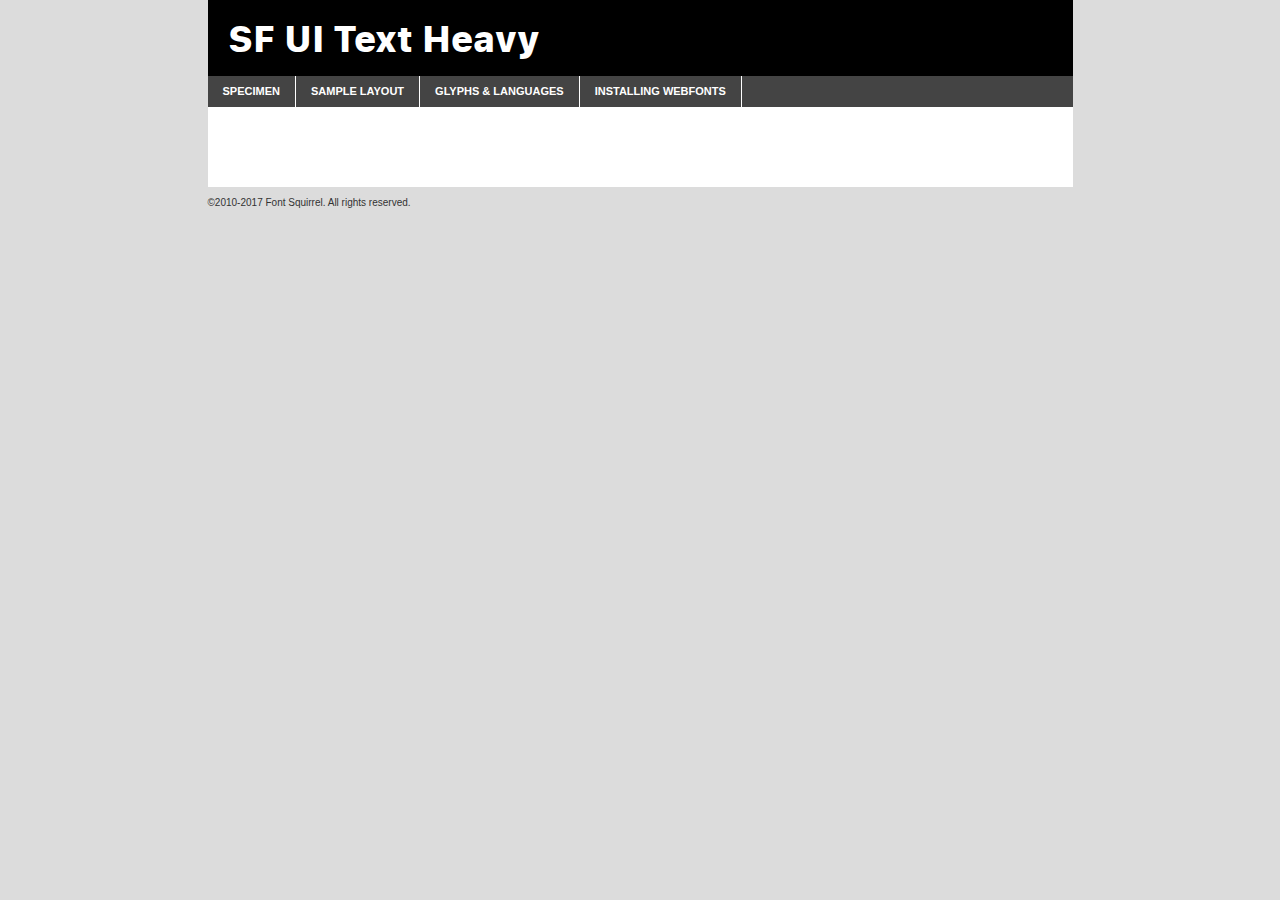
<file: fonts/sf-ui-text-heavy-demo.html>
<!DOCTYPE html PUBLIC "-//W3C//DTD XHTML 1.0 Transitional//EN"
	"http://www.w3.org/TR/xhtml1/DTD/xhtml1-transitional.dtd">

<html xmlns="http://www.w3.org/1999/xhtml" xml:lang="en" lang="en">
<head>
	<meta http-equiv="Content-Type" content="text/html; charset=utf-8" />
	<script src="http://ajax.googleapis.com/ajax/libs/jquery/1.7.2/jquery.min.js" type="text/javascript" charset="utf-8"></script>
	<script type="text/javascript">
	(function($){$.fn.easyTabs=function(option){var param=jQuery.extend({fadeSpeed:"fast",defaultContent:1,activeClass:'active'},option);$(this).each(function(){var thisId="#"+this.id;if(param.defaultContent==''){param.defaultContent=1;}
	if(typeof param.defaultContent=="number")
	{var defaultTab=$(thisId+" .tabs li:eq("+(param.defaultContent-1)+") a").attr('href').substr(1);}else{var defaultTab=param.defaultContent;}
	$(thisId+" .tabs li a").each(function(){var tabToHide=$(this).attr('href').substr(1);$("#"+tabToHide).addClass('easytabs-tab-content');});hideAll();changeContent(defaultTab);function hideAll(){$(thisId+" .easytabs-tab-content").hide();}
	function changeContent(tabId){hideAll();$(thisId+" .tabs li").removeClass(param.activeClass);$(thisId+" .tabs li a[href=#"+tabId+"]").closest('li').addClass(param.activeClass);if(param.fadeSpeed!="none")
	{$(thisId+" #"+tabId).fadeIn(param.fadeSpeed);}else{$(thisId+" #"+tabId).show();}}
	$(thisId+" .tabs li").click(function(){var tabId=$(this).find('a').attr('href').substr(1);changeContent(tabId);return false;});});}})(jQuery);
	</script>
	<link rel="stylesheet" href="specimen_files/specimen_stylesheet.css" type="text/css" charset="utf-8" />
	<link rel="stylesheet" href="stylesheet.css" type="text/css" charset="utf-8" />

	<style type="text/css">
					body{
				font-family: 'sf_ui_textheavy';
							}
		</style>

	<title>SF UI Text Heavy Specimen</title>
	
	
	<script type="text/javascript" charset="utf-8">
		$(document).ready(function() {
			$('#container').easyTabs({defaultContent:1});
		});
	</script>
</head>

<body>
<div id="container">
	<div id="header">
		SF UI Text Heavy	</div>
	<ul class="tabs">
		<li><a href="#specimen">Specimen</a></li>
		<li><a href="#layout">Sample Layout</a></li>
				<li><a href="#glyphs">Glyphs &amp; Languages</a></li>
		<li><a href="#installing">Installing Webfonts</a></li>
		
	</ul>
	
	<div id="main_content">

		
			<div id="specimen">
		
				<div class="section">
					<div class="grid12 firstcol">
						<div class="huge">AaBb</div>
					</div>
				</div>
		
				<div class="section">
					<div class="glyph_range">A&#x200B;B&#x200b;C&#x200b;D&#x200b;E&#x200b;F&#x200b;G&#x200b;H&#x200b;I&#x200b;J&#x200b;K&#x200b;L&#x200b;M&#x200b;N&#x200b;O&#x200b;P&#x200b;Q&#x200b;R&#x200b;S&#x200b;T&#x200b;U&#x200b;V&#x200b;W&#x200b;X&#x200b;Y&#x200b;Z&#x200b;a&#x200b;b&#x200b;c&#x200b;d&#x200b;e&#x200b;f&#x200b;g&#x200b;h&#x200b;i&#x200b;j&#x200b;k&#x200b;l&#x200b;m&#x200b;n&#x200b;o&#x200b;p&#x200b;q&#x200b;r&#x200b;s&#x200b;t&#x200b;u&#x200b;v&#x200b;w&#x200b;x&#x200b;y&#x200b;z&#x200b;1&#x200b;2&#x200b;3&#x200b;4&#x200b;5&#x200b;6&#x200b;7&#x200b;8&#x200b;9&#x200b;0&#x200b;&amp;&#x200b;.&#x200b;,&#x200b;?&#x200b;!&#x200b;&#64;&#x200b;(&#x200b;)&#x200b;#&#x200b;$&#x200b;%&#x200b;*&#x200b;+&#x200b;-&#x200b;=&#x200b;:&#x200b;;</div>
				</div>
				<div class="section">
					<div class="grid12 firstcol">
						<table class="sample_table">
							<tr><td>10</td><td class="size10">abcdefghijklmnopqrstuvwxyzABCDEFGHIJKLMNOPQRSTUVWXYZ0123456789abcdefghijklmnopqrstuvwxyzABCDEFGHIJKLMNOPQRSTUVWXYZ0123456789abcdefghijklmnopqrstuvwxyzABCDEFGHIJKLMNOPQRSTUVWXYZ</td></tr>
							<tr><td>11</td><td class="size11">abcdefghijklmnopqrstuvwxyzABCDEFGHIJKLMNOPQRSTUVWXYZ0123456789abcdefghijklmnopqrstuvwxyzABCDEFGHIJKLMNOPQRSTUVWXYZ0123456789abcdefghijklmnopqrstuvwxyzABCDEFGHIJKLMNOPQRSTUVWXYZ</td></tr>
							<tr><td>12</td><td class="size12">abcdefghijklmnopqrstuvwxyzABCDEFGHIJKLMNOPQRSTUVWXYZ0123456789abcdefghijklmnopqrstuvwxyzABCDEFGHIJKLMNOPQRSTUVWXYZ0123456789abcdefghijklmnopqrstuvwxyzABCDEFGHIJKLMNOPQRSTUVWXYZ</td></tr>
							<tr><td>13</td><td class="size13">abcdefghijklmnopqrstuvwxyzABCDEFGHIJKLMNOPQRSTUVWXYZ0123456789abcdefghijklmnopqrstuvwxyzABCDEFGHIJKLMNOPQRSTUVWXYZ0123456789abcdefghijklmnopqrstuvwxyzABCDEFGHIJKLMNOPQRSTUVWXYZ</td></tr>
							<tr><td>14</td><td class="size14">abcdefghijklmnopqrstuvwxyzABCDEFGHIJKLMNOPQRSTUVWXYZ0123456789abcdefghijklmnopqrstuvwxyzABCDEFGHIJKLMNOPQRSTUVWXYZ0123456789abcdefghijklmnopqrstuvwxyzABCDEFGHIJKLMNOPQRSTUVWXYZ</td></tr>
							<tr><td>16</td><td class="size16">abcdefghijklmnopqrstuvwxyzABCDEFGHIJKLMNOPQRSTUVWXYZ0123456789abcdefghijklmnopqrstuvwxyzABCDEFGHIJKLMNOPQRSTUVWXYZ</td></tr>
							<tr><td>18</td><td class="size18">abcdefghijklmnopqrstuvwxyzABCDEFGHIJKLMNOPQRSTUVWXYZ0123456789abcdefghijklmnopqrstuvwxyzABCDEFGHIJKLMNOPQRSTUVWXYZ</td></tr>
							<tr><td>20</td><td class="size20">abcdefghijklmnopqrstuvwxyzABCDEFGHIJKLMNOPQRSTUVWXYZ0123456789abcdefghijklmnopqrstuvwxyzABCDEFGHIJKLMNOPQRSTUVWXYZ</td></tr>
							<tr><td>24</td><td class="size24">abcdefghijklmnopqrstuvwxyzABCDEFGHIJKLMNOPQRSTUVWXYZ0123456789abcdefghijklmnopqrstuvwxyzABCDEFGHIJKLMNOPQRSTUVWXYZ</td></tr>
							<tr><td>30</td><td class="size30">abcdefghijklmnopqrstuvwxyzABCDEFGHIJKLMNOPQRSTUVWXYZ0123456789abcdefghijklmnopqrstuvwxyzABCDEFGHIJKLMNOPQRSTUVWXYZ</td></tr>
							<tr><td>36</td><td class="size36">abcdefghijklmnopqrstuvwxyzABCDEFGHIJKLMNOPQRSTUVWXYZ0123456789abcdefghijklmnopqrstuvwxyzABCDEFGHIJKLMNOPQRSTUVWXYZ</td></tr>
							<tr><td>48</td><td class="size48">abcdefghijklmnopqrstuvwxyzABCDEFGHIJKLMNOPQRSTUVWXYZ0123456789abcdefghijklmnopqrstuvwxyzABCDEFGHIJKLMNOPQRSTUVWXYZ</td></tr>
							<tr><td>60</td><td class="size60">abcdefghijklmnopqrstuvwxyzABCDEFGHIJKLMNOPQRSTUVWXYZ0123456789abcdefghijklmnopqrstuvwxyzABCDEFGHIJKLMNOPQRSTUVWXYZ</td></tr>
							<tr><td>72</td><td class="size72">abcdefghijklmnopqrstuvwxyzABCDEFGHIJKLMNOPQRSTUVWXYZ0123456789abcdefghijklmnopqrstuvwxyzABCDEFGHIJKLMNOPQRSTUVWXYZ</td></tr>
							<tr><td>90</td><td class="size90">abcdefghijklmnopqrstuvwxyzABCDEFGHIJKLMNOPQRSTUVWXYZ0123456789abcdefghijklmnopqrstuvwxyzABCDEFGHIJKLMNOPQRSTUVWXYZ</td></tr>
						</table>
				
					</div>
			
				</div>
		
		
		
								<div class="section" id="bodycomparison">


										<div id="xheight">
				<div class="fontbody">&#x25FC;&#x25FC;&#x25FC;&#x25FC;&#x25FC;&#x25FC;&#x25FC;&#x25FC;&#x25FC;&#x25FC;&#x25FC;&#x25FC;&#x25FC;&#x25FC;&#x25FC;&#x25FC;&#x25FC;&#x25FC;&#x25FC;&#x25FC;&#x25FC;&#x25FC;&#x25FC;&#x25FC;&#x25FC;&#x25FC;&#x25FC;&#x25FC;&#x25FC;&#x25FC;&#x25FC;&#x25FC;&#x25FC;&#x25FC;&#x25FC;&#x25FC;&#x25FC;&#x25FC;&#x25FC;&#x25FC;&#x25FC;&#x25FC;&#x25FC;&#x25FC;&#x25FC;&#x25FC;&#x25FC;&#x25FC;&#x25FC;&#x25FC;&#x25FC;&#x25FC;&#x25FC;&#x25FC;&#x25FC;&#x25FC;&#x25FC;&#x25FC;&#x25FC;&#x25FC;&#x25FC;&#x25FC;&#x25FC;&#x25FC;&#x25FC;&#x25FC;&#x25FC;&#x25FC;&#x25FC;&#x25FC;&#x25FC;&#x25FC;&#x25FC;&#x25FC;&#x25FC;&#x25FC;&#x25FC;&#x25FC;&#x25FC;&#x25FC;&#x25FC;&#x25FC;&#x25FC;&#x25FC;&#x25FC;&#x25FC;&#x25FC;&#x25FC;&#x25FC;&#x25FC;&#x25FC;&#x25FC;&#x25FC;&#x25FC;&#x25FC;&#x25FC;&#x25FC;&#x25FC;&#x25FC;body</div><div class="arialbody">body</div><div class="verdanabody">body</div><div class="georgiabody">body</div></div>
										<div class="fontbody" style="z-index:1">
											body<span>SF UI Text Heavy</span>
										</div>
										<div class="arialbody" style="z-index:1">
											body<span>Arial</span>
										</div>
										<div class="verdanabody" style="z-index:1">
											body<span>Verdana</span>
										</div>
										<div class="georgiabody" style="z-index:1">
											body<span>Georgia</span>
										</div>



								</div>
		
		
				<div class="section psample psample_row1" id="">
					
					<div class="grid2 firstcol">
						<p class="size10"><span>10.</span>Aenean lacinia bibendum nulla sed consectetur. Fusce dapibus, tellus ac cursus commodo, tortor mauris condimentum nibh, ut fermentum massa justo sit amet risus. Nullam id dolor id nibh ultricies vehicula ut id elit. Cum sociis natoque penatibus et magnis dis parturient montes, nascetur ridiculus mus. Nulla vitae elit libero, a pharetra augue.</p>
			
					</div>
					<div class="grid3">
						<p class="size11"><span>11.</span>Aenean lacinia bibendum nulla sed consectetur. Fusce dapibus, tellus ac cursus commodo, tortor mauris condimentum nibh, ut fermentum massa justo sit amet risus. Nullam id dolor id nibh ultricies vehicula ut id elit. Cum sociis natoque penatibus et magnis dis parturient montes, nascetur ridiculus mus. Nulla vitae elit libero, a pharetra augue.</p>
			
					</div>
					<div class="grid3">
						<p class="size12"><span>12.</span>Aenean lacinia bibendum nulla sed consectetur. Fusce dapibus, tellus ac cursus commodo, tortor mauris condimentum nibh, ut fermentum massa justo sit amet risus. Nullam id dolor id nibh ultricies vehicula ut id elit. Cum sociis natoque penatibus et magnis dis parturient montes, nascetur ridiculus mus. Nulla vitae elit libero, a pharetra augue.</p>
			
					</div>
					<div class="grid4">
						<p class="size13"><span>13.</span>Aenean lacinia bibendum nulla sed consectetur. Fusce dapibus, tellus ac cursus commodo, tortor mauris condimentum nibh, ut fermentum massa justo sit amet risus. Nullam id dolor id nibh ultricies vehicula ut id elit. Cum sociis natoque penatibus et magnis dis parturient montes, nascetur ridiculus mus. Nulla vitae elit libero, a pharetra augue.</p>
			
					</div>
					<div class="white_blend"></div>
					
				</div>
				<div class="section psample psample_row2" id="">
					<div class="grid3 firstcol">
						<p class="size14"><span>14.</span>Aenean lacinia bibendum nulla sed consectetur. Fusce dapibus, tellus ac cursus commodo, tortor mauris condimentum nibh, ut fermentum massa justo sit amet risus. Nullam id dolor id nibh ultricies vehicula ut id elit. Cum sociis natoque penatibus et magnis dis parturient montes, nascetur ridiculus mus. Nulla vitae elit libero, a pharetra augue.</p>
			
					</div>
					<div class="grid4">
						<p class="size16"><span>16.</span>Aenean lacinia bibendum nulla sed consectetur. Fusce dapibus, tellus ac cursus commodo, tortor mauris condimentum nibh, ut fermentum massa justo sit amet risus. Nullam id dolor id nibh ultricies vehicula ut id elit. Cum sociis natoque penatibus et magnis dis parturient montes, nascetur ridiculus mus. Nulla vitae elit libero, a pharetra augue.</p>
			
					</div>
					<div class="grid5">
						<p class="size18"><span>18.</span>Aenean lacinia bibendum nulla sed consectetur. Fusce dapibus, tellus ac cursus commodo, tortor mauris condimentum nibh, ut fermentum massa justo sit amet risus. Nullam id dolor id nibh ultricies vehicula ut id elit. Cum sociis natoque penatibus et magnis dis parturient montes, nascetur ridiculus mus. Nulla vitae elit libero, a pharetra augue.</p>
			
					</div>

					<div class="white_blend"></div>

				</div>
				
				<div class="section psample psample_row3" id="">
					<div class="grid5 firstcol">
						<p class="size20"><span>20.</span>Aenean lacinia bibendum nulla sed consectetur. Fusce dapibus, tellus ac cursus commodo, tortor mauris condimentum nibh, ut fermentum massa justo sit amet risus. Nullam id dolor id nibh ultricies vehicula ut id elit. Cum sociis natoque penatibus et magnis dis parturient montes, nascetur ridiculus mus. Nulla vitae elit libero, a pharetra augue.</p>
					</div>
					<div class="grid7">
						<p class="size24"><span>24.</span>Aenean lacinia bibendum nulla sed consectetur. Fusce dapibus, tellus ac cursus commodo, tortor mauris condimentum nibh, ut fermentum massa justo sit amet risus. Nullam id dolor id nibh ultricies vehicula ut id elit. Cum sociis natoque penatibus et magnis dis parturient montes, nascetur ridiculus mus. Nulla vitae elit libero, a pharetra augue.</p>
					</div>
					
					<div class="white_blend"></div>
					
				</div>
				
				<div class="section psample psample_row4" id="">
					<div class="grid12 firstcol">
						<p class="size30"><span>30.</span>Aenean lacinia bibendum nulla sed consectetur. Fusce dapibus, tellus ac cursus commodo, tortor mauris condimentum nibh, ut fermentum massa justo sit amet risus. Nullam id dolor id nibh ultricies vehicula ut id elit. Cum sociis natoque penatibus et magnis dis parturient montes, nascetur ridiculus mus. Nulla vitae elit libero, a pharetra augue.</p>
					</div>
					<div class="white_blend"></div>
					
				</div>
				
				
				
				<div class="section psample psample_row1 fullreverse">
					<div class="grid2 firstcol">
						<p class="size10"><span>10.</span>Aenean lacinia bibendum nulla sed consectetur. Fusce dapibus, tellus ac cursus commodo, tortor mauris condimentum nibh, ut fermentum massa justo sit amet risus. Nullam id dolor id nibh ultricies vehicula ut id elit. Cum sociis natoque penatibus et magnis dis parturient montes, nascetur ridiculus mus. Nulla vitae elit libero, a pharetra augue.</p>
			
					</div>
					<div class="grid3">
						<p class="size11"><span>11.</span>Aenean lacinia bibendum nulla sed consectetur. Fusce dapibus, tellus ac cursus commodo, tortor mauris condimentum nibh, ut fermentum massa justo sit amet risus. Nullam id dolor id nibh ultricies vehicula ut id elit. Cum sociis natoque penatibus et magnis dis parturient montes, nascetur ridiculus mus. Nulla vitae elit libero, a pharetra augue.</p>
			
					</div>
					<div class="grid3">
						<p class="size12"><span>12.</span>Aenean lacinia bibendum nulla sed consectetur. Fusce dapibus, tellus ac cursus commodo, tortor mauris condimentum nibh, ut fermentum massa justo sit amet risus. Nullam id dolor id nibh ultricies vehicula ut id elit. Cum sociis natoque penatibus et magnis dis parturient montes, nascetur ridiculus mus. Nulla vitae elit libero, a pharetra augue.</p>
			
					</div>
					<div class="grid4">
						<p class="size13"><span>13.</span>Aenean lacinia bibendum nulla sed consectetur. Fusce dapibus, tellus ac cursus commodo, tortor mauris condimentum nibh, ut fermentum massa justo sit amet risus. Nullam id dolor id nibh ultricies vehicula ut id elit. Cum sociis natoque penatibus et magnis dis parturient montes, nascetur ridiculus mus. Nulla vitae elit libero, a pharetra augue.</p>
			
					</div>
					<div class="black_blend"></div>
					
				</div>
				
				<div class="section psample psample_row2 fullreverse">
					<div class="grid3 firstcol">
						<p class="size14"><span>14.</span>Aenean lacinia bibendum nulla sed consectetur. Fusce dapibus, tellus ac cursus commodo, tortor mauris condimentum nibh, ut fermentum massa justo sit amet risus. Nullam id dolor id nibh ultricies vehicula ut id elit. Cum sociis natoque penatibus et magnis dis parturient montes, nascetur ridiculus mus. Nulla vitae elit libero, a pharetra augue.</p>
			
					</div>
					<div class="grid4">
						<p class="size16"><span>16.</span>Aenean lacinia bibendum nulla sed consectetur. Fusce dapibus, tellus ac cursus commodo, tortor mauris condimentum nibh, ut fermentum massa justo sit amet risus. Nullam id dolor id nibh ultricies vehicula ut id elit. Cum sociis natoque penatibus et magnis dis parturient montes, nascetur ridiculus mus. Nulla vitae elit libero, a pharetra augue.</p>
			
					</div>
					<div class="grid5">
						<p class="size18"><span>18.</span>Aenean lacinia bibendum nulla sed consectetur. Fusce dapibus, tellus ac cursus commodo, tortor mauris condimentum nibh, ut fermentum massa justo sit amet risus. Nullam id dolor id nibh ultricies vehicula ut id elit. Cum sociis natoque penatibus et magnis dis parturient montes, nascetur ridiculus mus. Nulla vitae elit libero, a pharetra augue.</p>
			
					</div>
					<div class="black_blend"></div>

				</div>
				
				<div class="section psample fullreverse psample_row3" id="">
					<div class="grid5 firstcol">
						<p class="size20"><span>20.</span>Aenean lacinia bibendum nulla sed consectetur. Fusce dapibus, tellus ac cursus commodo, tortor mauris condimentum nibh, ut fermentum massa justo sit amet risus. Nullam id dolor id nibh ultricies vehicula ut id elit. Cum sociis natoque penatibus et magnis dis parturient montes, nascetur ridiculus mus. Nulla vitae elit libero, a pharetra augue.</p>
					</div>
					<div class="grid7">
						<p class="size24"><span>24.</span>Aenean lacinia bibendum nulla sed consectetur. Fusce dapibus, tellus ac cursus commodo, tortor mauris condimentum nibh, ut fermentum massa justo sit amet risus. Nullam id dolor id nibh ultricies vehicula ut id elit. Cum sociis natoque penatibus et magnis dis parturient montes, nascetur ridiculus mus. Nulla vitae elit libero, a pharetra augue.</p>
					</div>
					
					<div class="black_blend"></div>
					
				</div>
				
				<div class="section psample fullreverse psample_row4" id="" style="border-bottom: 20px #000 solid;">
					<div class="grid12 firstcol">
						<p class="size30"><span>30.</span>Aenean lacinia bibendum nulla sed consectetur. Fusce dapibus, tellus ac cursus commodo, tortor mauris condimentum nibh, ut fermentum massa justo sit amet risus. Nullam id dolor id nibh ultricies vehicula ut id elit. Cum sociis natoque penatibus et magnis dis parturient montes, nascetur ridiculus mus. Nulla vitae elit libero, a pharetra augue.</p>
					</div>
					<div class="black_blend"></div>
					
				</div>
				
				
				
				
			</div>
			
			<div id="layout">
				
				<div class="section">
					
					<div class="grid12 firstcol">
						<h1>Lorem Ipsum Dolor</h1>
						<h2>Etiam porta sem malesuada magna mollis euismod</h2>
						
						<p class="byline">By <a href="#link">Aenean Lacinia</a></p>
					</div>
				</div>
				<div class="section">
					<div class="grid8 firstcol">
						<p class="large">Donec sed odio dui. Morbi leo risus, porta ac consectetur ac, vestibulum at eros. Fusce dapibus, tellus ac cursus commodo, tortor mauris condimentum nibh, ut fermentum massa justo sit amet risus. </p>

						
						<h3>Pellentesque ornare sem</h3>

						<p>Maecenas sed diam eget risus varius blandit sit amet non magna. Maecenas faucibus mollis interdum. Donec ullamcorper nulla non metus auctor fringilla. Nullam id dolor id nibh ultricies vehicula ut id elit. Nullam id dolor id nibh ultricies vehicula ut id elit. </p>

						<p>Aenean eu leo quam. Pellentesque ornare sem lacinia quam venenatis vestibulum. Lorem ipsum dolor sit amet, consectetur adipiscing elit. Cum sociis natoque penatibus et magnis dis parturient montes, nascetur ridiculus mus. </p>

						<p>Nulla vitae elit libero, a pharetra augue. Praesent commodo cursus magna, vel scelerisque nisl consectetur et. Aenean lacinia bibendum nulla sed consectetur. </p>

						<p>Nullam quis risus eget urna mollis ornare vel eu leo. Nullam quis risus eget urna mollis ornare vel eu leo. Maecenas sed diam eget risus varius blandit sit amet non magna. Donec ullamcorper nulla non metus auctor fringilla. </p>

						<h3>Cras mattis consectetur</h3>

						<p>Aenean eu leo quam. Pellentesque ornare sem lacinia quam venenatis vestibulum. Aenean lacinia bibendum nulla sed consectetur. Integer posuere erat a ante venenatis dapibus posuere velit aliquet. Cras mattis consectetur purus sit amet fermentum. </p>

						<p>Nullam id dolor id nibh ultricies vehicula ut id elit. Nullam quis risus eget urna mollis ornare vel eu leo. Cras mattis consectetur purus sit amet fermentum.</p>
					</div>
					
					<div class="grid4 sidebar">
						
						<div class="box reverse">
							<p class="last">Nullam quis risus eget urna mollis ornare vel eu leo. Donec ullamcorper nulla non metus auctor fringilla. Cras mattis consectetur purus sit amet fermentum. Sed posuere consectetur est at lobortis. Lorem ipsum dolor sit amet, consectetur adipiscing elit. </p>
						</div>
						
						<p class="caption">Maecenas sed diam eget risus varius.</p>

						<p>Vestibulum id ligula porta felis euismod semper. Integer posuere erat a ante venenatis dapibus posuere velit aliquet. Vestibulum id ligula porta felis euismod semper. Sed posuere consectetur est at lobortis. Maecenas sed diam eget risus varius blandit sit amet non magna. Fusce dapibus, tellus ac cursus commodo, tortor mauris condimentum nibh, ut fermentum massa justo sit amet risus. </p>

					

						<p>Duis mollis, est non commodo luctus, nisi erat porttitor ligula, eget lacinia odio sem nec elit. Aenean lacinia bibendum nulla sed consectetur. Vivamus sagittis lacus vel augue laoreet rutrum faucibus dolor auctor. Aenean lacinia bibendum nulla sed consectetur. Nullam quis risus eget urna mollis ornare vel eu leo. </p>

						<p>Praesent commodo cursus magna, vel scelerisque nisl consectetur et. Donec ullamcorper nulla non metus auctor fringilla. Maecenas faucibus mollis interdum. Fusce dapibus, tellus ac cursus commodo, tortor mauris condimentum nibh, ut fermentum massa justo sit amet risus. </p>

					</div>
				</div>
				
			</div>


			



		<div id="glyphs">
			<div class="section">
				<div class="grid12 firstcol">
			
				<h1>Language Support</h1>
				<p>The subset of SF UI Text Heavy in this kit supports the following languages:<br />
			
					Albanian, Basque, Breton, Chamorro, Danish, Dutch, English, Faroese, Finnish, French, Frisian, Galician, German, Icelandic, Italian, Malagasy, Norwegian, Portuguese, Spanish, Alsatian, Aragonese, Arapaho, Arrernte, Asturian, Aymara, Bislama, Cebuano, Corsican, Fijian, French_creole, Genoese, Gilbertese, Greenlandic, Haitian_creole, Hiligaynon, Hmong, Hopi, Ibanag, Iloko_ilokano, Indonesian, Interglossa_glosa, Interlingua, Irish_gaelic, Jerriais, Lojban, Lombard, Luxembourgeois, Manx, Mohawk, Norfolk_pitcairnese, Occitan, Oromo, Pangasinan, Papiamento, Piedmontese, Potawatomi, Rhaeto-romance, Romansh, Rotokas, Sami_lule, Samoan, Sardinian, Scots_gaelic, Seychelles_creole, Shona, Sicilian, Somali, Southern_ndebele, Swahili, Swati_swazi, Tagalog_filipino_pilipino, Tetum, Tok_pisin, Uyghur_latinized, Volapuk, Walloon, Warlpiri, Xhosa, Yapese, Zulu, Latinbasic, Ubasic, Demo				</p>
				<h1>Glyph Chart</h1>
				<p>The subset of SF UI Text Heavy in this kit includes all the glyphs listed below. Unicode entities are included above each glyph to help you insert individual characters into your layout.</p>
				<div id="glyph_chart">
			
																				 <div><p>&amp;#13;</p>&#13;</div>
																				 <div><p>&amp;#32;</p>&#32;</div>
																				 <div><p>&amp;#33;</p>&#33;</div>
																				 <div><p>&amp;#34;</p>&#34;</div>
																				 <div><p>&amp;#35;</p>&#35;</div>
																				 <div><p>&amp;#36;</p>&#36;</div>
																				 <div><p>&amp;#37;</p>&#37;</div>
																				 <div><p>&amp;#38;</p>&#38;</div>
																				 <div><p>&amp;#39;</p>&#39;</div>
																				 <div><p>&amp;#40;</p>&#40;</div>
																				 <div><p>&amp;#41;</p>&#41;</div>
																				 <div><p>&amp;#42;</p>&#42;</div>
																				 <div><p>&amp;#43;</p>&#43;</div>
																				 <div><p>&amp;#44;</p>&#44;</div>
																				 <div><p>&amp;#45;</p>&#45;</div>
																				 <div><p>&amp;#46;</p>&#46;</div>
																				 <div><p>&amp;#47;</p>&#47;</div>
																				 <div><p>&amp;#48;</p>&#48;</div>
																				 <div><p>&amp;#49;</p>&#49;</div>
																				 <div><p>&amp;#50;</p>&#50;</div>
																				 <div><p>&amp;#51;</p>&#51;</div>
																				 <div><p>&amp;#52;</p>&#52;</div>
																				 <div><p>&amp;#53;</p>&#53;</div>
																				 <div><p>&amp;#54;</p>&#54;</div>
																				 <div><p>&amp;#55;</p>&#55;</div>
																				 <div><p>&amp;#56;</p>&#56;</div>
																				 <div><p>&amp;#57;</p>&#57;</div>
																				 <div><p>&amp;#58;</p>&#58;</div>
																				 <div><p>&amp;#59;</p>&#59;</div>
																				 <div><p>&amp;#60;</p>&#60;</div>
																				 <div><p>&amp;#61;</p>&#61;</div>
																				 <div><p>&amp;#62;</p>&#62;</div>
																				 <div><p>&amp;#63;</p>&#63;</div>
																				 <div><p>&amp;#64;</p>&#64;</div>
																				 <div><p>&amp;#65;</p>&#65;</div>
																				 <div><p>&amp;#66;</p>&#66;</div>
																				 <div><p>&amp;#67;</p>&#67;</div>
																				 <div><p>&amp;#68;</p>&#68;</div>
																				 <div><p>&amp;#69;</p>&#69;</div>
																				 <div><p>&amp;#70;</p>&#70;</div>
																				 <div><p>&amp;#71;</p>&#71;</div>
																				 <div><p>&amp;#72;</p>&#72;</div>
																				 <div><p>&amp;#73;</p>&#73;</div>
																				 <div><p>&amp;#74;</p>&#74;</div>
																				 <div><p>&amp;#75;</p>&#75;</div>
																				 <div><p>&amp;#76;</p>&#76;</div>
																				 <div><p>&amp;#77;</p>&#77;</div>
																				 <div><p>&amp;#78;</p>&#78;</div>
																				 <div><p>&amp;#79;</p>&#79;</div>
																				 <div><p>&amp;#80;</p>&#80;</div>
																				 <div><p>&amp;#81;</p>&#81;</div>
																				 <div><p>&amp;#82;</p>&#82;</div>
																				 <div><p>&amp;#83;</p>&#83;</div>
																				 <div><p>&amp;#84;</p>&#84;</div>
																				 <div><p>&amp;#85;</p>&#85;</div>
																				 <div><p>&amp;#86;</p>&#86;</div>
																				 <div><p>&amp;#87;</p>&#87;</div>
																				 <div><p>&amp;#88;</p>&#88;</div>
																				 <div><p>&amp;#89;</p>&#89;</div>
																				 <div><p>&amp;#90;</p>&#90;</div>
																				 <div><p>&amp;#91;</p>&#91;</div>
																				 <div><p>&amp;#92;</p>&#92;</div>
																				 <div><p>&amp;#93;</p>&#93;</div>
																				 <div><p>&amp;#94;</p>&#94;</div>
																				 <div><p>&amp;#95;</p>&#95;</div>
																				 <div><p>&amp;#96;</p>&#96;</div>
																				 <div><p>&amp;#97;</p>&#97;</div>
																				 <div><p>&amp;#98;</p>&#98;</div>
																				 <div><p>&amp;#99;</p>&#99;</div>
																				 <div><p>&amp;#100;</p>&#100;</div>
																				 <div><p>&amp;#101;</p>&#101;</div>
																				 <div><p>&amp;#102;</p>&#102;</div>
																				 <div><p>&amp;#103;</p>&#103;</div>
																				 <div><p>&amp;#104;</p>&#104;</div>
																				 <div><p>&amp;#105;</p>&#105;</div>
																				 <div><p>&amp;#106;</p>&#106;</div>
																				 <div><p>&amp;#107;</p>&#107;</div>
																				 <div><p>&amp;#108;</p>&#108;</div>
																				 <div><p>&amp;#109;</p>&#109;</div>
																				 <div><p>&amp;#110;</p>&#110;</div>
																				 <div><p>&amp;#111;</p>&#111;</div>
																				 <div><p>&amp;#112;</p>&#112;</div>
																				 <div><p>&amp;#113;</p>&#113;</div>
																				 <div><p>&amp;#114;</p>&#114;</div>
																				 <div><p>&amp;#115;</p>&#115;</div>
																				 <div><p>&amp;#116;</p>&#116;</div>
																				 <div><p>&amp;#117;</p>&#117;</div>
																				 <div><p>&amp;#118;</p>&#118;</div>
																				 <div><p>&amp;#119;</p>&#119;</div>
																				 <div><p>&amp;#120;</p>&#120;</div>
																				 <div><p>&amp;#121;</p>&#121;</div>
																				 <div><p>&amp;#122;</p>&#122;</div>
																				 <div><p>&amp;#123;</p>&#123;</div>
																				 <div><p>&amp;#124;</p>&#124;</div>
																				 <div><p>&amp;#125;</p>&#125;</div>
																				 <div><p>&amp;#126;</p>&#126;</div>
																				 <div><p>&amp;#160;</p>&#160;</div>
																				 <div><p>&amp;#161;</p>&#161;</div>
																				 <div><p>&amp;#162;</p>&#162;</div>
																				 <div><p>&amp;#163;</p>&#163;</div>
																				 <div><p>&amp;#164;</p>&#164;</div>
																				 <div><p>&amp;#165;</p>&#165;</div>
																				 <div><p>&amp;#166;</p>&#166;</div>
																				 <div><p>&amp;#167;</p>&#167;</div>
																				 <div><p>&amp;#168;</p>&#168;</div>
																				 <div><p>&amp;#169;</p>&#169;</div>
																				 <div><p>&amp;#170;</p>&#170;</div>
																				 <div><p>&amp;#171;</p>&#171;</div>
																				 <div><p>&amp;#172;</p>&#172;</div>
																				 <div><p>&amp;#173;</p>&#173;</div>
																				 <div><p>&amp;#174;</p>&#174;</div>
																				 <div><p>&amp;#175;</p>&#175;</div>
																				 <div><p>&amp;#176;</p>&#176;</div>
																				 <div><p>&amp;#177;</p>&#177;</div>
																				 <div><p>&amp;#178;</p>&#178;</div>
																				 <div><p>&amp;#179;</p>&#179;</div>
																				 <div><p>&amp;#180;</p>&#180;</div>
																				 <div><p>&amp;#182;</p>&#182;</div>
																				 <div><p>&amp;#183;</p>&#183;</div>
																				 <div><p>&amp;#184;</p>&#184;</div>
																				 <div><p>&amp;#185;</p>&#185;</div>
																				 <div><p>&amp;#186;</p>&#186;</div>
																				 <div><p>&amp;#187;</p>&#187;</div>
																				 <div><p>&amp;#188;</p>&#188;</div>
																				 <div><p>&amp;#189;</p>&#189;</div>
																				 <div><p>&amp;#190;</p>&#190;</div>
																				 <div><p>&amp;#191;</p>&#191;</div>
																				 <div><p>&amp;#192;</p>&#192;</div>
																				 <div><p>&amp;#193;</p>&#193;</div>
																				 <div><p>&amp;#194;</p>&#194;</div>
																				 <div><p>&amp;#195;</p>&#195;</div>
																				 <div><p>&amp;#196;</p>&#196;</div>
																				 <div><p>&amp;#197;</p>&#197;</div>
																				 <div><p>&amp;#198;</p>&#198;</div>
																				 <div><p>&amp;#199;</p>&#199;</div>
																				 <div><p>&amp;#200;</p>&#200;</div>
																				 <div><p>&amp;#201;</p>&#201;</div>
																				 <div><p>&amp;#202;</p>&#202;</div>
																				 <div><p>&amp;#203;</p>&#203;</div>
																				 <div><p>&amp;#204;</p>&#204;</div>
																				 <div><p>&amp;#205;</p>&#205;</div>
																				 <div><p>&amp;#206;</p>&#206;</div>
																				 <div><p>&amp;#207;</p>&#207;</div>
																				 <div><p>&amp;#208;</p>&#208;</div>
																				 <div><p>&amp;#209;</p>&#209;</div>
																				 <div><p>&amp;#210;</p>&#210;</div>
																				 <div><p>&amp;#211;</p>&#211;</div>
																				 <div><p>&amp;#212;</p>&#212;</div>
																				 <div><p>&amp;#213;</p>&#213;</div>
																				 <div><p>&amp;#214;</p>&#214;</div>
																				 <div><p>&amp;#215;</p>&#215;</div>
																				 <div><p>&amp;#216;</p>&#216;</div>
																				 <div><p>&amp;#217;</p>&#217;</div>
																				 <div><p>&amp;#218;</p>&#218;</div>
																				 <div><p>&amp;#219;</p>&#219;</div>
																				 <div><p>&amp;#220;</p>&#220;</div>
																				 <div><p>&amp;#221;</p>&#221;</div>
																				 <div><p>&amp;#222;</p>&#222;</div>
																				 <div><p>&amp;#223;</p>&#223;</div>
																				 <div><p>&amp;#224;</p>&#224;</div>
																				 <div><p>&amp;#225;</p>&#225;</div>
																				 <div><p>&amp;#226;</p>&#226;</div>
																				 <div><p>&amp;#227;</p>&#227;</div>
																				 <div><p>&amp;#228;</p>&#228;</div>
																				 <div><p>&amp;#229;</p>&#229;</div>
																				 <div><p>&amp;#230;</p>&#230;</div>
																				 <div><p>&amp;#231;</p>&#231;</div>
																				 <div><p>&amp;#232;</p>&#232;</div>
																				 <div><p>&amp;#233;</p>&#233;</div>
																				 <div><p>&amp;#234;</p>&#234;</div>
																				 <div><p>&amp;#235;</p>&#235;</div>
																				 <div><p>&amp;#236;</p>&#236;</div>
																				 <div><p>&amp;#237;</p>&#237;</div>
																				 <div><p>&amp;#238;</p>&#238;</div>
																				 <div><p>&amp;#239;</p>&#239;</div>
																				 <div><p>&amp;#240;</p>&#240;</div>
																				 <div><p>&amp;#241;</p>&#241;</div>
																				 <div><p>&amp;#242;</p>&#242;</div>
																				 <div><p>&amp;#243;</p>&#243;</div>
																				 <div><p>&amp;#244;</p>&#244;</div>
																				 <div><p>&amp;#245;</p>&#245;</div>
																				 <div><p>&amp;#246;</p>&#246;</div>
																				 <div><p>&amp;#247;</p>&#247;</div>
																				 <div><p>&amp;#248;</p>&#248;</div>
																				 <div><p>&amp;#249;</p>&#249;</div>
																				 <div><p>&amp;#250;</p>&#250;</div>
																				 <div><p>&amp;#251;</p>&#251;</div>
																				 <div><p>&amp;#252;</p>&#252;</div>
																				 <div><p>&amp;#253;</p>&#253;</div>
																				 <div><p>&amp;#254;</p>&#254;</div>
																				 <div><p>&amp;#255;</p>&#255;</div>
																				 <div><p>&amp;#338;</p>&#338;</div>
																				 <div><p>&amp;#339;</p>&#339;</div>
																				 <div><p>&amp;#376;</p>&#376;</div>
																				 <div><p>&amp;#710;</p>&#710;</div>
																				 <div><p>&amp;#732;</p>&#732;</div>
																				 <div><p>&amp;#8192;</p>&#8192;</div>
																				 <div><p>&amp;#8193;</p>&#8193;</div>
																				 <div><p>&amp;#8194;</p>&#8194;</div>
																				 <div><p>&amp;#8195;</p>&#8195;</div>
																				 <div><p>&amp;#8196;</p>&#8196;</div>
																				 <div><p>&amp;#8197;</p>&#8197;</div>
																				 <div><p>&amp;#8198;</p>&#8198;</div>
																				 <div><p>&amp;#8199;</p>&#8199;</div>
																				 <div><p>&amp;#8200;</p>&#8200;</div>
																				 <div><p>&amp;#8201;</p>&#8201;</div>
																				 <div><p>&amp;#8202;</p>&#8202;</div>
																				 <div><p>&amp;#8208;</p>&#8208;</div>
																				 <div><p>&amp;#8209;</p>&#8209;</div>
																				 <div><p>&amp;#8210;</p>&#8210;</div>
																				 <div><p>&amp;#8211;</p>&#8211;</div>
																				 <div><p>&amp;#8212;</p>&#8212;</div>
																				 <div><p>&amp;#8216;</p>&#8216;</div>
																				 <div><p>&amp;#8217;</p>&#8217;</div>
																				 <div><p>&amp;#8218;</p>&#8218;</div>
																				 <div><p>&amp;#8220;</p>&#8220;</div>
																				 <div><p>&amp;#8221;</p>&#8221;</div>
																				 <div><p>&amp;#8222;</p>&#8222;</div>
																				 <div><p>&amp;#8226;</p>&#8226;</div>
																				 <div><p>&amp;#8230;</p>&#8230;</div>
																				 <div><p>&amp;#8239;</p>&#8239;</div>
																				 <div><p>&amp;#8249;</p>&#8249;</div>
																				 <div><p>&amp;#8250;</p>&#8250;</div>
																				 <div><p>&amp;#8287;</p>&#8287;</div>
																				 <div><p>&amp;#8364;</p>&#8364;</div>
																				 <div><p>&amp;#8482;</p>&#8482;</div>
																				 <div><p>&amp;#9724;</p>&#9724;</div>
																				 <div><p>&amp;#64257;</p>&#64257;</div>
																				 <div><p>&amp;#64258;</p>&#64258;</div>
																																						</div>	
				</div>
		
		
			</div>
		</div>
		
		
		<div id="specs">
			
		</div>
	
		<div id="installing">
			<div class="section">
				<div class="grid7 firstcol">
					<h1>Installing Webfonts</h1>
					
					<p>Webfonts are supported by all major browser platforms but not all in the same way. There are currently four different font formats that must be included in order to target all browsers. This includes TTF, WOFF, EOT and SVG.</p>
					
					<h2>1. Upload your webfonts</h2>
					<p>You must upload your webfont kit to your website. They should be in or near the same directory as your CSS files.</p>
					
					<h2>2. Include the webfont stylesheet</h2>
					<p>A special CSS @font-face declaration helps the various browsers select the appropriate font it needs without causing you a bunch of headaches. Learn more about this syntax by reading the <a href="https://www.fontspring.com/blog/further-hardening-of-the-bulletproof-syntax">Fontspring blog post</a> about it. The code for it is as follows:</p>


<code>
@font-face{ 
	font-family: 'MyWebFont';
	src: url('WebFont.eot');
	src: url('WebFont.eot?#iefix') format('embedded-opentype'),
	     url('WebFont.woff') format('woff'),
	     url('WebFont.ttf') format('truetype'),
	     url('WebFont.svg#webfont') format('svg');
}
</code>

	<p>We've already gone ahead and generated the code for you. All you have to do is link to the stylesheet in your HTML, like this:</p>
	<code>&lt;link rel=&quot;stylesheet&quot; href=&quot;stylesheet.css&quot; type=&quot;text/css&quot; charset=&quot;utf-8&quot; /&gt;</code>

					<h2>3. Modify your own stylesheet</h2>
					<p>To take advantage of your new fonts, you must tell your stylesheet to use them. Look at the original @font-face declaration above and find the property called "font-family." The name linked there will be what you use to reference the font. Prepend that webfont name to the font stack in the "font-family" property, inside the selector you want to change. For example:</p>
<code>p { font-family: 'WebFont', Arial, sans-serif; }</code>

<h2>4. Test</h2>
<p>Getting webfonts to work cross-browser <em>can</em> be tricky. Use the information in the sidebar to help you if you find that fonts aren't loading in a particular browser.</p>
				</div>
				
				<div class="grid5 sidebar">
					<div class="box">
						<h2>Troubleshooting<br />Font-Face Problems</h2>
						<p>Having trouble getting your webfonts to load in your new website? Here are some tips to sort out what might be the problem.</p>

						<h3>Fonts not showing in any browser</h3>

						<p>This sounds like you need to work on the plumbing. You either did not upload the fonts to the correct directory, or you did not link the fonts properly in the CSS. If you've confirmed that all this is correct and you still have a problem, take a look at your .htaccess file and see if requests are getting intercepted.</p>

						<h3>Fonts not loading in iPhone or iPad</h3>

						<p>The most common problem here is that you are serving the fonts from an IIS server. IIS refuses to serve files that have unknown MIME types. If that is the case, you must set the MIME type for SVG to "image/svg+xml" in the server settings. Follow these instructions from Microsoft if you need help.</p>

						<h3>Fonts not loading in Firefox</h3>

						<p>The primary reason for this failure? You are still using a version Firefox older than 3.5. So upgrade already! If that isn't it, then you are very likely serving fonts from a different domain. Firefox requires that all font assets be served from the same domain. Lastly it is possible that you need to add WOFF to your list of MIME types (if you are serving via IIS.)</p>

						<h3>Fonts not loading in IE</h3>

						<p>Are you looking at Internet Explorer on an actual Windows machine or are you cheating by using a service like Adobe BrowserLab? Many of these screenshot services do not render @font-face for IE. Best to test it on a real machine.</p>

						<h3>Fonts not loading in IE9</h3>

						<p>IE9, like Firefox, requires that fonts be served from the same domain as the website. Make sure that is the case.</p>
					</div>
				</div>
			</div>
			
		</div>
	
	</div>
	<div id="footer">
		<p>&copy;2010-2017 Font Squirrel. All rights reserved.</p>
	</div>
</div>
</body>
</html>
</file>
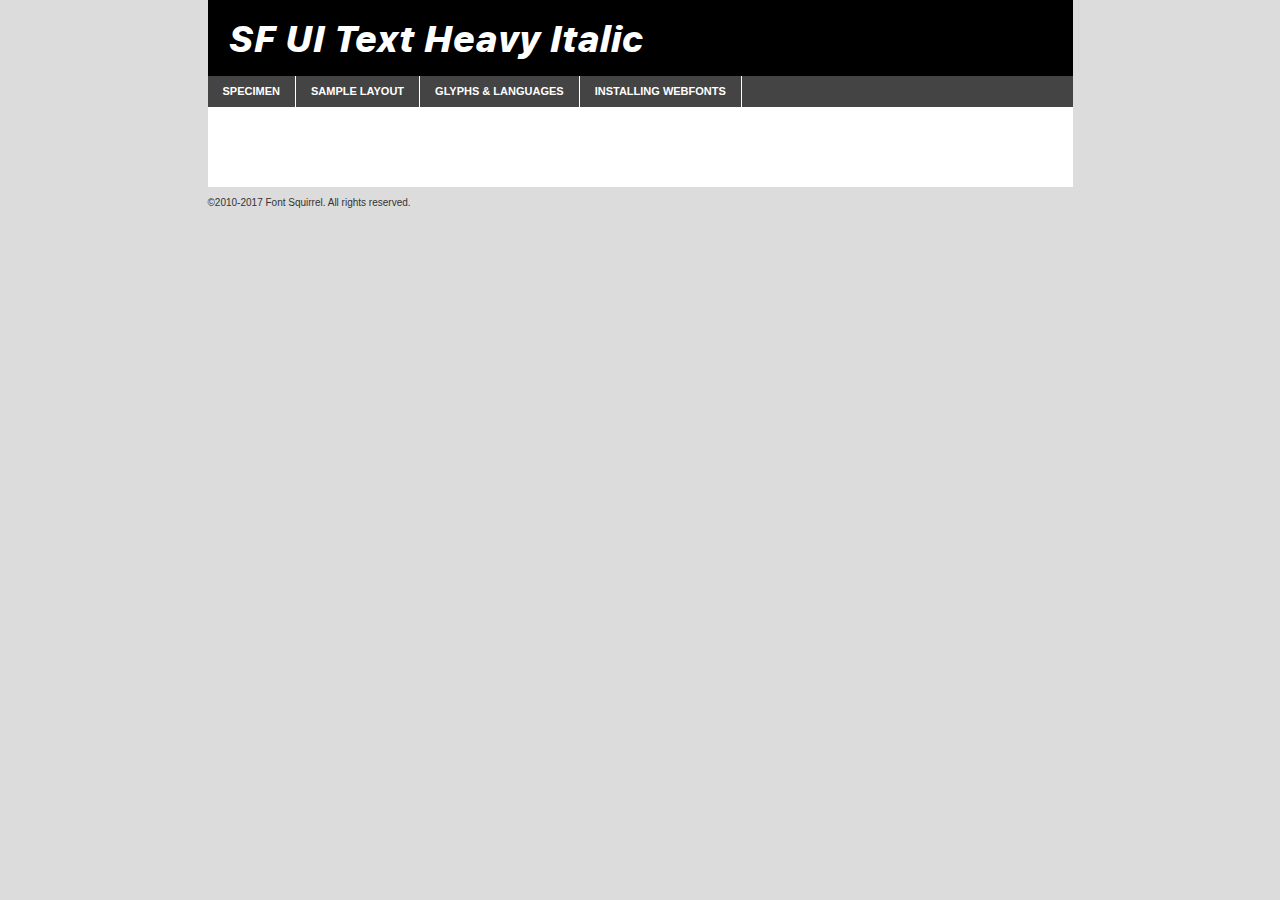
<file: fonts/sf-ui-text-heavyitalic-demo.html>
<!DOCTYPE html PUBLIC "-//W3C//DTD XHTML 1.0 Transitional//EN"
	"http://www.w3.org/TR/xhtml1/DTD/xhtml1-transitional.dtd">

<html xmlns="http://www.w3.org/1999/xhtml" xml:lang="en" lang="en">
<head>
	<meta http-equiv="Content-Type" content="text/html; charset=utf-8" />
	<script src="http://ajax.googleapis.com/ajax/libs/jquery/1.7.2/jquery.min.js" type="text/javascript" charset="utf-8"></script>
	<script type="text/javascript">
	(function($){$.fn.easyTabs=function(option){var param=jQuery.extend({fadeSpeed:"fast",defaultContent:1,activeClass:'active'},option);$(this).each(function(){var thisId="#"+this.id;if(param.defaultContent==''){param.defaultContent=1;}
	if(typeof param.defaultContent=="number")
	{var defaultTab=$(thisId+" .tabs li:eq("+(param.defaultContent-1)+") a").attr('href').substr(1);}else{var defaultTab=param.defaultContent;}
	$(thisId+" .tabs li a").each(function(){var tabToHide=$(this).attr('href').substr(1);$("#"+tabToHide).addClass('easytabs-tab-content');});hideAll();changeContent(defaultTab);function hideAll(){$(thisId+" .easytabs-tab-content").hide();}
	function changeContent(tabId){hideAll();$(thisId+" .tabs li").removeClass(param.activeClass);$(thisId+" .tabs li a[href=#"+tabId+"]").closest('li').addClass(param.activeClass);if(param.fadeSpeed!="none")
	{$(thisId+" #"+tabId).fadeIn(param.fadeSpeed);}else{$(thisId+" #"+tabId).show();}}
	$(thisId+" .tabs li").click(function(){var tabId=$(this).find('a').attr('href').substr(1);changeContent(tabId);return false;});});}})(jQuery);
	</script>
	<link rel="stylesheet" href="specimen_files/specimen_stylesheet.css" type="text/css" charset="utf-8" />
	<link rel="stylesheet" href="stylesheet.css" type="text/css" charset="utf-8" />

	<style type="text/css">
					body{
				font-family: 'sf_ui_textheavy_italic';
							}
		</style>

	<title>SF UI Text Heavy Italic Specimen</title>
	
	
	<script type="text/javascript" charset="utf-8">
		$(document).ready(function() {
			$('#container').easyTabs({defaultContent:1});
		});
	</script>
</head>

<body>
<div id="container">
	<div id="header">
		SF UI Text Heavy Italic	</div>
	<ul class="tabs">
		<li><a href="#specimen">Specimen</a></li>
		<li><a href="#layout">Sample Layout</a></li>
				<li><a href="#glyphs">Glyphs &amp; Languages</a></li>
		<li><a href="#installing">Installing Webfonts</a></li>
		
	</ul>
	
	<div id="main_content">

		
			<div id="specimen">
		
				<div class="section">
					<div class="grid12 firstcol">
						<div class="huge">AaBb</div>
					</div>
				</div>
		
				<div class="section">
					<div class="glyph_range">A&#x200B;B&#x200b;C&#x200b;D&#x200b;E&#x200b;F&#x200b;G&#x200b;H&#x200b;I&#x200b;J&#x200b;K&#x200b;L&#x200b;M&#x200b;N&#x200b;O&#x200b;P&#x200b;Q&#x200b;R&#x200b;S&#x200b;T&#x200b;U&#x200b;V&#x200b;W&#x200b;X&#x200b;Y&#x200b;Z&#x200b;a&#x200b;b&#x200b;c&#x200b;d&#x200b;e&#x200b;f&#x200b;g&#x200b;h&#x200b;i&#x200b;j&#x200b;k&#x200b;l&#x200b;m&#x200b;n&#x200b;o&#x200b;p&#x200b;q&#x200b;r&#x200b;s&#x200b;t&#x200b;u&#x200b;v&#x200b;w&#x200b;x&#x200b;y&#x200b;z&#x200b;1&#x200b;2&#x200b;3&#x200b;4&#x200b;5&#x200b;6&#x200b;7&#x200b;8&#x200b;9&#x200b;0&#x200b;&amp;&#x200b;.&#x200b;,&#x200b;?&#x200b;!&#x200b;&#64;&#x200b;(&#x200b;)&#x200b;#&#x200b;$&#x200b;%&#x200b;*&#x200b;+&#x200b;-&#x200b;=&#x200b;:&#x200b;;</div>
				</div>
				<div class="section">
					<div class="grid12 firstcol">
						<table class="sample_table">
							<tr><td>10</td><td class="size10">abcdefghijklmnopqrstuvwxyzABCDEFGHIJKLMNOPQRSTUVWXYZ0123456789abcdefghijklmnopqrstuvwxyzABCDEFGHIJKLMNOPQRSTUVWXYZ0123456789abcdefghijklmnopqrstuvwxyzABCDEFGHIJKLMNOPQRSTUVWXYZ</td></tr>
							<tr><td>11</td><td class="size11">abcdefghijklmnopqrstuvwxyzABCDEFGHIJKLMNOPQRSTUVWXYZ0123456789abcdefghijklmnopqrstuvwxyzABCDEFGHIJKLMNOPQRSTUVWXYZ0123456789abcdefghijklmnopqrstuvwxyzABCDEFGHIJKLMNOPQRSTUVWXYZ</td></tr>
							<tr><td>12</td><td class="size12">abcdefghijklmnopqrstuvwxyzABCDEFGHIJKLMNOPQRSTUVWXYZ0123456789abcdefghijklmnopqrstuvwxyzABCDEFGHIJKLMNOPQRSTUVWXYZ0123456789abcdefghijklmnopqrstuvwxyzABCDEFGHIJKLMNOPQRSTUVWXYZ</td></tr>
							<tr><td>13</td><td class="size13">abcdefghijklmnopqrstuvwxyzABCDEFGHIJKLMNOPQRSTUVWXYZ0123456789abcdefghijklmnopqrstuvwxyzABCDEFGHIJKLMNOPQRSTUVWXYZ0123456789abcdefghijklmnopqrstuvwxyzABCDEFGHIJKLMNOPQRSTUVWXYZ</td></tr>
							<tr><td>14</td><td class="size14">abcdefghijklmnopqrstuvwxyzABCDEFGHIJKLMNOPQRSTUVWXYZ0123456789abcdefghijklmnopqrstuvwxyzABCDEFGHIJKLMNOPQRSTUVWXYZ0123456789abcdefghijklmnopqrstuvwxyzABCDEFGHIJKLMNOPQRSTUVWXYZ</td></tr>
							<tr><td>16</td><td class="size16">abcdefghijklmnopqrstuvwxyzABCDEFGHIJKLMNOPQRSTUVWXYZ0123456789abcdefghijklmnopqrstuvwxyzABCDEFGHIJKLMNOPQRSTUVWXYZ</td></tr>
							<tr><td>18</td><td class="size18">abcdefghijklmnopqrstuvwxyzABCDEFGHIJKLMNOPQRSTUVWXYZ0123456789abcdefghijklmnopqrstuvwxyzABCDEFGHIJKLMNOPQRSTUVWXYZ</td></tr>
							<tr><td>20</td><td class="size20">abcdefghijklmnopqrstuvwxyzABCDEFGHIJKLMNOPQRSTUVWXYZ0123456789abcdefghijklmnopqrstuvwxyzABCDEFGHIJKLMNOPQRSTUVWXYZ</td></tr>
							<tr><td>24</td><td class="size24">abcdefghijklmnopqrstuvwxyzABCDEFGHIJKLMNOPQRSTUVWXYZ0123456789abcdefghijklmnopqrstuvwxyzABCDEFGHIJKLMNOPQRSTUVWXYZ</td></tr>
							<tr><td>30</td><td class="size30">abcdefghijklmnopqrstuvwxyzABCDEFGHIJKLMNOPQRSTUVWXYZ0123456789abcdefghijklmnopqrstuvwxyzABCDEFGHIJKLMNOPQRSTUVWXYZ</td></tr>
							<tr><td>36</td><td class="size36">abcdefghijklmnopqrstuvwxyzABCDEFGHIJKLMNOPQRSTUVWXYZ0123456789abcdefghijklmnopqrstuvwxyzABCDEFGHIJKLMNOPQRSTUVWXYZ</td></tr>
							<tr><td>48</td><td class="size48">abcdefghijklmnopqrstuvwxyzABCDEFGHIJKLMNOPQRSTUVWXYZ0123456789abcdefghijklmnopqrstuvwxyzABCDEFGHIJKLMNOPQRSTUVWXYZ</td></tr>
							<tr><td>60</td><td class="size60">abcdefghijklmnopqrstuvwxyzABCDEFGHIJKLMNOPQRSTUVWXYZ0123456789abcdefghijklmnopqrstuvwxyzABCDEFGHIJKLMNOPQRSTUVWXYZ</td></tr>
							<tr><td>72</td><td class="size72">abcdefghijklmnopqrstuvwxyzABCDEFGHIJKLMNOPQRSTUVWXYZ0123456789abcdefghijklmnopqrstuvwxyzABCDEFGHIJKLMNOPQRSTUVWXYZ</td></tr>
							<tr><td>90</td><td class="size90">abcdefghijklmnopqrstuvwxyzABCDEFGHIJKLMNOPQRSTUVWXYZ0123456789abcdefghijklmnopqrstuvwxyzABCDEFGHIJKLMNOPQRSTUVWXYZ</td></tr>
						</table>
				
					</div>
			
				</div>
		
		
		
								<div class="section" id="bodycomparison">


										<div id="xheight">
				<div class="fontbody">&#x25FC;&#x25FC;&#x25FC;&#x25FC;&#x25FC;&#x25FC;&#x25FC;&#x25FC;&#x25FC;&#x25FC;&#x25FC;&#x25FC;&#x25FC;&#x25FC;&#x25FC;&#x25FC;&#x25FC;&#x25FC;&#x25FC;&#x25FC;&#x25FC;&#x25FC;&#x25FC;&#x25FC;&#x25FC;&#x25FC;&#x25FC;&#x25FC;&#x25FC;&#x25FC;&#x25FC;&#x25FC;&#x25FC;&#x25FC;&#x25FC;&#x25FC;&#x25FC;&#x25FC;&#x25FC;&#x25FC;&#x25FC;&#x25FC;&#x25FC;&#x25FC;&#x25FC;&#x25FC;&#x25FC;&#x25FC;&#x25FC;&#x25FC;&#x25FC;&#x25FC;&#x25FC;&#x25FC;&#x25FC;&#x25FC;&#x25FC;&#x25FC;&#x25FC;&#x25FC;&#x25FC;&#x25FC;&#x25FC;&#x25FC;&#x25FC;&#x25FC;&#x25FC;&#x25FC;&#x25FC;&#x25FC;&#x25FC;&#x25FC;&#x25FC;&#x25FC;&#x25FC;&#x25FC;&#x25FC;&#x25FC;&#x25FC;&#x25FC;&#x25FC;&#x25FC;&#x25FC;&#x25FC;&#x25FC;&#x25FC;&#x25FC;&#x25FC;&#x25FC;&#x25FC;&#x25FC;&#x25FC;&#x25FC;&#x25FC;&#x25FC;&#x25FC;&#x25FC;&#x25FC;&#x25FC;body</div><div class="arialbody">body</div><div class="verdanabody">body</div><div class="georgiabody">body</div></div>
										<div class="fontbody" style="z-index:1">
											body<span>SF UI Text Heavy Italic</span>
										</div>
										<div class="arialbody" style="z-index:1">
											body<span>Arial</span>
										</div>
										<div class="verdanabody" style="z-index:1">
											body<span>Verdana</span>
										</div>
										<div class="georgiabody" style="z-index:1">
											body<span>Georgia</span>
										</div>



								</div>
		
		
				<div class="section psample psample_row1" id="">
					
					<div class="grid2 firstcol">
						<p class="size10"><span>10.</span>Aenean lacinia bibendum nulla sed consectetur. Fusce dapibus, tellus ac cursus commodo, tortor mauris condimentum nibh, ut fermentum massa justo sit amet risus. Nullam id dolor id nibh ultricies vehicula ut id elit. Cum sociis natoque penatibus et magnis dis parturient montes, nascetur ridiculus mus. Nulla vitae elit libero, a pharetra augue.</p>
			
					</div>
					<div class="grid3">
						<p class="size11"><span>11.</span>Aenean lacinia bibendum nulla sed consectetur. Fusce dapibus, tellus ac cursus commodo, tortor mauris condimentum nibh, ut fermentum massa justo sit amet risus. Nullam id dolor id nibh ultricies vehicula ut id elit. Cum sociis natoque penatibus et magnis dis parturient montes, nascetur ridiculus mus. Nulla vitae elit libero, a pharetra augue.</p>
			
					</div>
					<div class="grid3">
						<p class="size12"><span>12.</span>Aenean lacinia bibendum nulla sed consectetur. Fusce dapibus, tellus ac cursus commodo, tortor mauris condimentum nibh, ut fermentum massa justo sit amet risus. Nullam id dolor id nibh ultricies vehicula ut id elit. Cum sociis natoque penatibus et magnis dis parturient montes, nascetur ridiculus mus. Nulla vitae elit libero, a pharetra augue.</p>
			
					</div>
					<div class="grid4">
						<p class="size13"><span>13.</span>Aenean lacinia bibendum nulla sed consectetur. Fusce dapibus, tellus ac cursus commodo, tortor mauris condimentum nibh, ut fermentum massa justo sit amet risus. Nullam id dolor id nibh ultricies vehicula ut id elit. Cum sociis natoque penatibus et magnis dis parturient montes, nascetur ridiculus mus. Nulla vitae elit libero, a pharetra augue.</p>
			
					</div>
					<div class="white_blend"></div>
					
				</div>
				<div class="section psample psample_row2" id="">
					<div class="grid3 firstcol">
						<p class="size14"><span>14.</span>Aenean lacinia bibendum nulla sed consectetur. Fusce dapibus, tellus ac cursus commodo, tortor mauris condimentum nibh, ut fermentum massa justo sit amet risus. Nullam id dolor id nibh ultricies vehicula ut id elit. Cum sociis natoque penatibus et magnis dis parturient montes, nascetur ridiculus mus. Nulla vitae elit libero, a pharetra augue.</p>
			
					</div>
					<div class="grid4">
						<p class="size16"><span>16.</span>Aenean lacinia bibendum nulla sed consectetur. Fusce dapibus, tellus ac cursus commodo, tortor mauris condimentum nibh, ut fermentum massa justo sit amet risus. Nullam id dolor id nibh ultricies vehicula ut id elit. Cum sociis natoque penatibus et magnis dis parturient montes, nascetur ridiculus mus. Nulla vitae elit libero, a pharetra augue.</p>
			
					</div>
					<div class="grid5">
						<p class="size18"><span>18.</span>Aenean lacinia bibendum nulla sed consectetur. Fusce dapibus, tellus ac cursus commodo, tortor mauris condimentum nibh, ut fermentum massa justo sit amet risus. Nullam id dolor id nibh ultricies vehicula ut id elit. Cum sociis natoque penatibus et magnis dis parturient montes, nascetur ridiculus mus. Nulla vitae elit libero, a pharetra augue.</p>
			
					</div>

					<div class="white_blend"></div>

				</div>
				
				<div class="section psample psample_row3" id="">
					<div class="grid5 firstcol">
						<p class="size20"><span>20.</span>Aenean lacinia bibendum nulla sed consectetur. Fusce dapibus, tellus ac cursus commodo, tortor mauris condimentum nibh, ut fermentum massa justo sit amet risus. Nullam id dolor id nibh ultricies vehicula ut id elit. Cum sociis natoque penatibus et magnis dis parturient montes, nascetur ridiculus mus. Nulla vitae elit libero, a pharetra augue.</p>
					</div>
					<div class="grid7">
						<p class="size24"><span>24.</span>Aenean lacinia bibendum nulla sed consectetur. Fusce dapibus, tellus ac cursus commodo, tortor mauris condimentum nibh, ut fermentum massa justo sit amet risus. Nullam id dolor id nibh ultricies vehicula ut id elit. Cum sociis natoque penatibus et magnis dis parturient montes, nascetur ridiculus mus. Nulla vitae elit libero, a pharetra augue.</p>
					</div>
					
					<div class="white_blend"></div>
					
				</div>
				
				<div class="section psample psample_row4" id="">
					<div class="grid12 firstcol">
						<p class="size30"><span>30.</span>Aenean lacinia bibendum nulla sed consectetur. Fusce dapibus, tellus ac cursus commodo, tortor mauris condimentum nibh, ut fermentum massa justo sit amet risus. Nullam id dolor id nibh ultricies vehicula ut id elit. Cum sociis natoque penatibus et magnis dis parturient montes, nascetur ridiculus mus. Nulla vitae elit libero, a pharetra augue.</p>
					</div>
					<div class="white_blend"></div>
					
				</div>
				
				
				
				<div class="section psample psample_row1 fullreverse">
					<div class="grid2 firstcol">
						<p class="size10"><span>10.</span>Aenean lacinia bibendum nulla sed consectetur. Fusce dapibus, tellus ac cursus commodo, tortor mauris condimentum nibh, ut fermentum massa justo sit amet risus. Nullam id dolor id nibh ultricies vehicula ut id elit. Cum sociis natoque penatibus et magnis dis parturient montes, nascetur ridiculus mus. Nulla vitae elit libero, a pharetra augue.</p>
			
					</div>
					<div class="grid3">
						<p class="size11"><span>11.</span>Aenean lacinia bibendum nulla sed consectetur. Fusce dapibus, tellus ac cursus commodo, tortor mauris condimentum nibh, ut fermentum massa justo sit amet risus. Nullam id dolor id nibh ultricies vehicula ut id elit. Cum sociis natoque penatibus et magnis dis parturient montes, nascetur ridiculus mus. Nulla vitae elit libero, a pharetra augue.</p>
			
					</div>
					<div class="grid3">
						<p class="size12"><span>12.</span>Aenean lacinia bibendum nulla sed consectetur. Fusce dapibus, tellus ac cursus commodo, tortor mauris condimentum nibh, ut fermentum massa justo sit amet risus. Nullam id dolor id nibh ultricies vehicula ut id elit. Cum sociis natoque penatibus et magnis dis parturient montes, nascetur ridiculus mus. Nulla vitae elit libero, a pharetra augue.</p>
			
					</div>
					<div class="grid4">
						<p class="size13"><span>13.</span>Aenean lacinia bibendum nulla sed consectetur. Fusce dapibus, tellus ac cursus commodo, tortor mauris condimentum nibh, ut fermentum massa justo sit amet risus. Nullam id dolor id nibh ultricies vehicula ut id elit. Cum sociis natoque penatibus et magnis dis parturient montes, nascetur ridiculus mus. Nulla vitae elit libero, a pharetra augue.</p>
			
					</div>
					<div class="black_blend"></div>
					
				</div>
				
				<div class="section psample psample_row2 fullreverse">
					<div class="grid3 firstcol">
						<p class="size14"><span>14.</span>Aenean lacinia bibendum nulla sed consectetur. Fusce dapibus, tellus ac cursus commodo, tortor mauris condimentum nibh, ut fermentum massa justo sit amet risus. Nullam id dolor id nibh ultricies vehicula ut id elit. Cum sociis natoque penatibus et magnis dis parturient montes, nascetur ridiculus mus. Nulla vitae elit libero, a pharetra augue.</p>
			
					</div>
					<div class="grid4">
						<p class="size16"><span>16.</span>Aenean lacinia bibendum nulla sed consectetur. Fusce dapibus, tellus ac cursus commodo, tortor mauris condimentum nibh, ut fermentum massa justo sit amet risus. Nullam id dolor id nibh ultricies vehicula ut id elit. Cum sociis natoque penatibus et magnis dis parturient montes, nascetur ridiculus mus. Nulla vitae elit libero, a pharetra augue.</p>
			
					</div>
					<div class="grid5">
						<p class="size18"><span>18.</span>Aenean lacinia bibendum nulla sed consectetur. Fusce dapibus, tellus ac cursus commodo, tortor mauris condimentum nibh, ut fermentum massa justo sit amet risus. Nullam id dolor id nibh ultricies vehicula ut id elit. Cum sociis natoque penatibus et magnis dis parturient montes, nascetur ridiculus mus. Nulla vitae elit libero, a pharetra augue.</p>
			
					</div>
					<div class="black_blend"></div>

				</div>
				
				<div class="section psample fullreverse psample_row3" id="">
					<div class="grid5 firstcol">
						<p class="size20"><span>20.</span>Aenean lacinia bibendum nulla sed consectetur. Fusce dapibus, tellus ac cursus commodo, tortor mauris condimentum nibh, ut fermentum massa justo sit amet risus. Nullam id dolor id nibh ultricies vehicula ut id elit. Cum sociis natoque penatibus et magnis dis parturient montes, nascetur ridiculus mus. Nulla vitae elit libero, a pharetra augue.</p>
					</div>
					<div class="grid7">
						<p class="size24"><span>24.</span>Aenean lacinia bibendum nulla sed consectetur. Fusce dapibus, tellus ac cursus commodo, tortor mauris condimentum nibh, ut fermentum massa justo sit amet risus. Nullam id dolor id nibh ultricies vehicula ut id elit. Cum sociis natoque penatibus et magnis dis parturient montes, nascetur ridiculus mus. Nulla vitae elit libero, a pharetra augue.</p>
					</div>
					
					<div class="black_blend"></div>
					
				</div>
				
				<div class="section psample fullreverse psample_row4" id="" style="border-bottom: 20px #000 solid;">
					<div class="grid12 firstcol">
						<p class="size30"><span>30.</span>Aenean lacinia bibendum nulla sed consectetur. Fusce dapibus, tellus ac cursus commodo, tortor mauris condimentum nibh, ut fermentum massa justo sit amet risus. Nullam id dolor id nibh ultricies vehicula ut id elit. Cum sociis natoque penatibus et magnis dis parturient montes, nascetur ridiculus mus. Nulla vitae elit libero, a pharetra augue.</p>
					</div>
					<div class="black_blend"></div>
					
				</div>
				
				
				
				
			</div>
			
			<div id="layout">
				
				<div class="section">
					
					<div class="grid12 firstcol">
						<h1>Lorem Ipsum Dolor</h1>
						<h2>Etiam porta sem malesuada magna mollis euismod</h2>
						
						<p class="byline">By <a href="#link">Aenean Lacinia</a></p>
					</div>
				</div>
				<div class="section">
					<div class="grid8 firstcol">
						<p class="large">Donec sed odio dui. Morbi leo risus, porta ac consectetur ac, vestibulum at eros. Fusce dapibus, tellus ac cursus commodo, tortor mauris condimentum nibh, ut fermentum massa justo sit amet risus. </p>

						
						<h3>Pellentesque ornare sem</h3>

						<p>Maecenas sed diam eget risus varius blandit sit amet non magna. Maecenas faucibus mollis interdum. Donec ullamcorper nulla non metus auctor fringilla. Nullam id dolor id nibh ultricies vehicula ut id elit. Nullam id dolor id nibh ultricies vehicula ut id elit. </p>

						<p>Aenean eu leo quam. Pellentesque ornare sem lacinia quam venenatis vestibulum. Lorem ipsum dolor sit amet, consectetur adipiscing elit. Cum sociis natoque penatibus et magnis dis parturient montes, nascetur ridiculus mus. </p>

						<p>Nulla vitae elit libero, a pharetra augue. Praesent commodo cursus magna, vel scelerisque nisl consectetur et. Aenean lacinia bibendum nulla sed consectetur. </p>

						<p>Nullam quis risus eget urna mollis ornare vel eu leo. Nullam quis risus eget urna mollis ornare vel eu leo. Maecenas sed diam eget risus varius blandit sit amet non magna. Donec ullamcorper nulla non metus auctor fringilla. </p>

						<h3>Cras mattis consectetur</h3>

						<p>Aenean eu leo quam. Pellentesque ornare sem lacinia quam venenatis vestibulum. Aenean lacinia bibendum nulla sed consectetur. Integer posuere erat a ante venenatis dapibus posuere velit aliquet. Cras mattis consectetur purus sit amet fermentum. </p>

						<p>Nullam id dolor id nibh ultricies vehicula ut id elit. Nullam quis risus eget urna mollis ornare vel eu leo. Cras mattis consectetur purus sit amet fermentum.</p>
					</div>
					
					<div class="grid4 sidebar">
						
						<div class="box reverse">
							<p class="last">Nullam quis risus eget urna mollis ornare vel eu leo. Donec ullamcorper nulla non metus auctor fringilla. Cras mattis consectetur purus sit amet fermentum. Sed posuere consectetur est at lobortis. Lorem ipsum dolor sit amet, consectetur adipiscing elit. </p>
						</div>
						
						<p class="caption">Maecenas sed diam eget risus varius.</p>

						<p>Vestibulum id ligula porta felis euismod semper. Integer posuere erat a ante venenatis dapibus posuere velit aliquet. Vestibulum id ligula porta felis euismod semper. Sed posuere consectetur est at lobortis. Maecenas sed diam eget risus varius blandit sit amet non magna. Fusce dapibus, tellus ac cursus commodo, tortor mauris condimentum nibh, ut fermentum massa justo sit amet risus. </p>

					

						<p>Duis mollis, est non commodo luctus, nisi erat porttitor ligula, eget lacinia odio sem nec elit. Aenean lacinia bibendum nulla sed consectetur. Vivamus sagittis lacus vel augue laoreet rutrum faucibus dolor auctor. Aenean lacinia bibendum nulla sed consectetur. Nullam quis risus eget urna mollis ornare vel eu leo. </p>

						<p>Praesent commodo cursus magna, vel scelerisque nisl consectetur et. Donec ullamcorper nulla non metus auctor fringilla. Maecenas faucibus mollis interdum. Fusce dapibus, tellus ac cursus commodo, tortor mauris condimentum nibh, ut fermentum massa justo sit amet risus. </p>

					</div>
				</div>
				
			</div>


			



		<div id="glyphs">
			<div class="section">
				<div class="grid12 firstcol">
			
				<h1>Language Support</h1>
				<p>The subset of SF UI Text Heavy Italic in this kit supports the following languages:<br />
			
					Albanian, Basque, Breton, Chamorro, Danish, Dutch, English, Faroese, Finnish, French, Frisian, Galician, German, Icelandic, Italian, Malagasy, Norwegian, Portuguese, Spanish, Alsatian, Aragonese, Arapaho, Arrernte, Asturian, Aymara, Bislama, Cebuano, Corsican, Fijian, French_creole, Genoese, Gilbertese, Greenlandic, Haitian_creole, Hiligaynon, Hmong, Hopi, Ibanag, Iloko_ilokano, Indonesian, Interglossa_glosa, Interlingua, Irish_gaelic, Jerriais, Lojban, Lombard, Luxembourgeois, Manx, Mohawk, Norfolk_pitcairnese, Occitan, Oromo, Pangasinan, Papiamento, Piedmontese, Potawatomi, Rhaeto-romance, Romansh, Rotokas, Sami_lule, Samoan, Sardinian, Scots_gaelic, Seychelles_creole, Shona, Sicilian, Somali, Southern_ndebele, Swahili, Swati_swazi, Tagalog_filipino_pilipino, Tetum, Tok_pisin, Uyghur_latinized, Volapuk, Walloon, Warlpiri, Xhosa, Yapese, Zulu, Latinbasic, Ubasic, Demo				</p>
				<h1>Glyph Chart</h1>
				<p>The subset of SF UI Text Heavy Italic in this kit includes all the glyphs listed below. Unicode entities are included above each glyph to help you insert individual characters into your layout.</p>
				<div id="glyph_chart">
			
																				 <div><p>&amp;#13;</p>&#13;</div>
																				 <div><p>&amp;#32;</p>&#32;</div>
																				 <div><p>&amp;#33;</p>&#33;</div>
																				 <div><p>&amp;#34;</p>&#34;</div>
																				 <div><p>&amp;#35;</p>&#35;</div>
																				 <div><p>&amp;#36;</p>&#36;</div>
																				 <div><p>&amp;#37;</p>&#37;</div>
																				 <div><p>&amp;#38;</p>&#38;</div>
																				 <div><p>&amp;#39;</p>&#39;</div>
																				 <div><p>&amp;#40;</p>&#40;</div>
																				 <div><p>&amp;#41;</p>&#41;</div>
																				 <div><p>&amp;#42;</p>&#42;</div>
																				 <div><p>&amp;#43;</p>&#43;</div>
																				 <div><p>&amp;#44;</p>&#44;</div>
																				 <div><p>&amp;#45;</p>&#45;</div>
																				 <div><p>&amp;#46;</p>&#46;</div>
																				 <div><p>&amp;#47;</p>&#47;</div>
																				 <div><p>&amp;#48;</p>&#48;</div>
																				 <div><p>&amp;#49;</p>&#49;</div>
																				 <div><p>&amp;#50;</p>&#50;</div>
																				 <div><p>&amp;#51;</p>&#51;</div>
																				 <div><p>&amp;#52;</p>&#52;</div>
																				 <div><p>&amp;#53;</p>&#53;</div>
																				 <div><p>&amp;#54;</p>&#54;</div>
																				 <div><p>&amp;#55;</p>&#55;</div>
																				 <div><p>&amp;#56;</p>&#56;</div>
																				 <div><p>&amp;#57;</p>&#57;</div>
																				 <div><p>&amp;#58;</p>&#58;</div>
																				 <div><p>&amp;#59;</p>&#59;</div>
																				 <div><p>&amp;#60;</p>&#60;</div>
																				 <div><p>&amp;#61;</p>&#61;</div>
																				 <div><p>&amp;#62;</p>&#62;</div>
																				 <div><p>&amp;#63;</p>&#63;</div>
																				 <div><p>&amp;#64;</p>&#64;</div>
																				 <div><p>&amp;#65;</p>&#65;</div>
																				 <div><p>&amp;#66;</p>&#66;</div>
																				 <div><p>&amp;#67;</p>&#67;</div>
																				 <div><p>&amp;#68;</p>&#68;</div>
																				 <div><p>&amp;#69;</p>&#69;</div>
																				 <div><p>&amp;#70;</p>&#70;</div>
																				 <div><p>&amp;#71;</p>&#71;</div>
																				 <div><p>&amp;#72;</p>&#72;</div>
																				 <div><p>&amp;#73;</p>&#73;</div>
																				 <div><p>&amp;#74;</p>&#74;</div>
																				 <div><p>&amp;#75;</p>&#75;</div>
																				 <div><p>&amp;#76;</p>&#76;</div>
																				 <div><p>&amp;#77;</p>&#77;</div>
																				 <div><p>&amp;#78;</p>&#78;</div>
																				 <div><p>&amp;#79;</p>&#79;</div>
																				 <div><p>&amp;#80;</p>&#80;</div>
																				 <div><p>&amp;#81;</p>&#81;</div>
																				 <div><p>&amp;#82;</p>&#82;</div>
																				 <div><p>&amp;#83;</p>&#83;</div>
																				 <div><p>&amp;#84;</p>&#84;</div>
																				 <div><p>&amp;#85;</p>&#85;</div>
																				 <div><p>&amp;#86;</p>&#86;</div>
																				 <div><p>&amp;#87;</p>&#87;</div>
																				 <div><p>&amp;#88;</p>&#88;</div>
																				 <div><p>&amp;#89;</p>&#89;</div>
																				 <div><p>&amp;#90;</p>&#90;</div>
																				 <div><p>&amp;#91;</p>&#91;</div>
																				 <div><p>&amp;#92;</p>&#92;</div>
																				 <div><p>&amp;#93;</p>&#93;</div>
																				 <div><p>&amp;#94;</p>&#94;</div>
																				 <div><p>&amp;#95;</p>&#95;</div>
																				 <div><p>&amp;#96;</p>&#96;</div>
																				 <div><p>&amp;#97;</p>&#97;</div>
																				 <div><p>&amp;#98;</p>&#98;</div>
																				 <div><p>&amp;#99;</p>&#99;</div>
																				 <div><p>&amp;#100;</p>&#100;</div>
																				 <div><p>&amp;#101;</p>&#101;</div>
																				 <div><p>&amp;#102;</p>&#102;</div>
																				 <div><p>&amp;#103;</p>&#103;</div>
																				 <div><p>&amp;#104;</p>&#104;</div>
																				 <div><p>&amp;#105;</p>&#105;</div>
																				 <div><p>&amp;#106;</p>&#106;</div>
																				 <div><p>&amp;#107;</p>&#107;</div>
																				 <div><p>&amp;#108;</p>&#108;</div>
																				 <div><p>&amp;#109;</p>&#109;</div>
																				 <div><p>&amp;#110;</p>&#110;</div>
																				 <div><p>&amp;#111;</p>&#111;</div>
																				 <div><p>&amp;#112;</p>&#112;</div>
																				 <div><p>&amp;#113;</p>&#113;</div>
																				 <div><p>&amp;#114;</p>&#114;</div>
																				 <div><p>&amp;#115;</p>&#115;</div>
																				 <div><p>&amp;#116;</p>&#116;</div>
																				 <div><p>&amp;#117;</p>&#117;</div>
																				 <div><p>&amp;#118;</p>&#118;</div>
																				 <div><p>&amp;#119;</p>&#119;</div>
																				 <div><p>&amp;#120;</p>&#120;</div>
																				 <div><p>&amp;#121;</p>&#121;</div>
																				 <div><p>&amp;#122;</p>&#122;</div>
																				 <div><p>&amp;#123;</p>&#123;</div>
																				 <div><p>&amp;#124;</p>&#124;</div>
																				 <div><p>&amp;#125;</p>&#125;</div>
																				 <div><p>&amp;#126;</p>&#126;</div>
																				 <div><p>&amp;#160;</p>&#160;</div>
																				 <div><p>&amp;#161;</p>&#161;</div>
																				 <div><p>&amp;#162;</p>&#162;</div>
																				 <div><p>&amp;#163;</p>&#163;</div>
																				 <div><p>&amp;#164;</p>&#164;</div>
																				 <div><p>&amp;#165;</p>&#165;</div>
																				 <div><p>&amp;#166;</p>&#166;</div>
																				 <div><p>&amp;#167;</p>&#167;</div>
																				 <div><p>&amp;#168;</p>&#168;</div>
																				 <div><p>&amp;#169;</p>&#169;</div>
																				 <div><p>&amp;#170;</p>&#170;</div>
																				 <div><p>&amp;#171;</p>&#171;</div>
																				 <div><p>&amp;#172;</p>&#172;</div>
																				 <div><p>&amp;#173;</p>&#173;</div>
																				 <div><p>&amp;#174;</p>&#174;</div>
																				 <div><p>&amp;#175;</p>&#175;</div>
																				 <div><p>&amp;#176;</p>&#176;</div>
																				 <div><p>&amp;#177;</p>&#177;</div>
																				 <div><p>&amp;#178;</p>&#178;</div>
																				 <div><p>&amp;#179;</p>&#179;</div>
																				 <div><p>&amp;#180;</p>&#180;</div>
																				 <div><p>&amp;#182;</p>&#182;</div>
																				 <div><p>&amp;#183;</p>&#183;</div>
																				 <div><p>&amp;#184;</p>&#184;</div>
																				 <div><p>&amp;#185;</p>&#185;</div>
																				 <div><p>&amp;#186;</p>&#186;</div>
																				 <div><p>&amp;#187;</p>&#187;</div>
																				 <div><p>&amp;#188;</p>&#188;</div>
																				 <div><p>&amp;#189;</p>&#189;</div>
																				 <div><p>&amp;#190;</p>&#190;</div>
																				 <div><p>&amp;#191;</p>&#191;</div>
																				 <div><p>&amp;#192;</p>&#192;</div>
																				 <div><p>&amp;#193;</p>&#193;</div>
																				 <div><p>&amp;#194;</p>&#194;</div>
																				 <div><p>&amp;#195;</p>&#195;</div>
																				 <div><p>&amp;#196;</p>&#196;</div>
																				 <div><p>&amp;#197;</p>&#197;</div>
																				 <div><p>&amp;#198;</p>&#198;</div>
																				 <div><p>&amp;#199;</p>&#199;</div>
																				 <div><p>&amp;#200;</p>&#200;</div>
																				 <div><p>&amp;#201;</p>&#201;</div>
																				 <div><p>&amp;#202;</p>&#202;</div>
																				 <div><p>&amp;#203;</p>&#203;</div>
																				 <div><p>&amp;#204;</p>&#204;</div>
																				 <div><p>&amp;#205;</p>&#205;</div>
																				 <div><p>&amp;#206;</p>&#206;</div>
																				 <div><p>&amp;#207;</p>&#207;</div>
																				 <div><p>&amp;#208;</p>&#208;</div>
																				 <div><p>&amp;#209;</p>&#209;</div>
																				 <div><p>&amp;#210;</p>&#210;</div>
																				 <div><p>&amp;#211;</p>&#211;</div>
																				 <div><p>&amp;#212;</p>&#212;</div>
																				 <div><p>&amp;#213;</p>&#213;</div>
																				 <div><p>&amp;#214;</p>&#214;</div>
																				 <div><p>&amp;#215;</p>&#215;</div>
																				 <div><p>&amp;#216;</p>&#216;</div>
																				 <div><p>&amp;#217;</p>&#217;</div>
																				 <div><p>&amp;#218;</p>&#218;</div>
																				 <div><p>&amp;#219;</p>&#219;</div>
																				 <div><p>&amp;#220;</p>&#220;</div>
																				 <div><p>&amp;#221;</p>&#221;</div>
																				 <div><p>&amp;#222;</p>&#222;</div>
																				 <div><p>&amp;#223;</p>&#223;</div>
																				 <div><p>&amp;#224;</p>&#224;</div>
																				 <div><p>&amp;#225;</p>&#225;</div>
																				 <div><p>&amp;#226;</p>&#226;</div>
																				 <div><p>&amp;#227;</p>&#227;</div>
																				 <div><p>&amp;#228;</p>&#228;</div>
																				 <div><p>&amp;#229;</p>&#229;</div>
																				 <div><p>&amp;#230;</p>&#230;</div>
																				 <div><p>&amp;#231;</p>&#231;</div>
																				 <div><p>&amp;#232;</p>&#232;</div>
																				 <div><p>&amp;#233;</p>&#233;</div>
																				 <div><p>&amp;#234;</p>&#234;</div>
																				 <div><p>&amp;#235;</p>&#235;</div>
																				 <div><p>&amp;#236;</p>&#236;</div>
																				 <div><p>&amp;#237;</p>&#237;</div>
																				 <div><p>&amp;#238;</p>&#238;</div>
																				 <div><p>&amp;#239;</p>&#239;</div>
																				 <div><p>&amp;#240;</p>&#240;</div>
																				 <div><p>&amp;#241;</p>&#241;</div>
																				 <div><p>&amp;#242;</p>&#242;</div>
																				 <div><p>&amp;#243;</p>&#243;</div>
																				 <div><p>&amp;#244;</p>&#244;</div>
																				 <div><p>&amp;#245;</p>&#245;</div>
																				 <div><p>&amp;#246;</p>&#246;</div>
																				 <div><p>&amp;#247;</p>&#247;</div>
																				 <div><p>&amp;#248;</p>&#248;</div>
																				 <div><p>&amp;#249;</p>&#249;</div>
																				 <div><p>&amp;#250;</p>&#250;</div>
																				 <div><p>&amp;#251;</p>&#251;</div>
																				 <div><p>&amp;#252;</p>&#252;</div>
																				 <div><p>&amp;#253;</p>&#253;</div>
																				 <div><p>&amp;#254;</p>&#254;</div>
																				 <div><p>&amp;#255;</p>&#255;</div>
																				 <div><p>&amp;#338;</p>&#338;</div>
																				 <div><p>&amp;#339;</p>&#339;</div>
																				 <div><p>&amp;#376;</p>&#376;</div>
																				 <div><p>&amp;#710;</p>&#710;</div>
																				 <div><p>&amp;#732;</p>&#732;</div>
																				 <div><p>&amp;#8192;</p>&#8192;</div>
																				 <div><p>&amp;#8193;</p>&#8193;</div>
																				 <div><p>&amp;#8194;</p>&#8194;</div>
																				 <div><p>&amp;#8195;</p>&#8195;</div>
																				 <div><p>&amp;#8196;</p>&#8196;</div>
																				 <div><p>&amp;#8197;</p>&#8197;</div>
																				 <div><p>&amp;#8198;</p>&#8198;</div>
																				 <div><p>&amp;#8199;</p>&#8199;</div>
																				 <div><p>&amp;#8200;</p>&#8200;</div>
																				 <div><p>&amp;#8201;</p>&#8201;</div>
																				 <div><p>&amp;#8202;</p>&#8202;</div>
																				 <div><p>&amp;#8208;</p>&#8208;</div>
																				 <div><p>&amp;#8209;</p>&#8209;</div>
																				 <div><p>&amp;#8210;</p>&#8210;</div>
																				 <div><p>&amp;#8211;</p>&#8211;</div>
																				 <div><p>&amp;#8212;</p>&#8212;</div>
																				 <div><p>&amp;#8216;</p>&#8216;</div>
																				 <div><p>&amp;#8217;</p>&#8217;</div>
																				 <div><p>&amp;#8218;</p>&#8218;</div>
																				 <div><p>&amp;#8220;</p>&#8220;</div>
																				 <div><p>&amp;#8221;</p>&#8221;</div>
																				 <div><p>&amp;#8222;</p>&#8222;</div>
																				 <div><p>&amp;#8226;</p>&#8226;</div>
																				 <div><p>&amp;#8230;</p>&#8230;</div>
																				 <div><p>&amp;#8239;</p>&#8239;</div>
																				 <div><p>&amp;#8249;</p>&#8249;</div>
																				 <div><p>&amp;#8250;</p>&#8250;</div>
																				 <div><p>&amp;#8287;</p>&#8287;</div>
																				 <div><p>&amp;#8364;</p>&#8364;</div>
																				 <div><p>&amp;#8482;</p>&#8482;</div>
																				 <div><p>&amp;#9724;</p>&#9724;</div>
																				 <div><p>&amp;#64257;</p>&#64257;</div>
																				 <div><p>&amp;#64258;</p>&#64258;</div>
																																						</div>	
				</div>
		
		
			</div>
		</div>
		
		
		<div id="specs">
			
		</div>
	
		<div id="installing">
			<div class="section">
				<div class="grid7 firstcol">
					<h1>Installing Webfonts</h1>
					
					<p>Webfonts are supported by all major browser platforms but not all in the same way. There are currently four different font formats that must be included in order to target all browsers. This includes TTF, WOFF, EOT and SVG.</p>
					
					<h2>1. Upload your webfonts</h2>
					<p>You must upload your webfont kit to your website. They should be in or near the same directory as your CSS files.</p>
					
					<h2>2. Include the webfont stylesheet</h2>
					<p>A special CSS @font-face declaration helps the various browsers select the appropriate font it needs without causing you a bunch of headaches. Learn more about this syntax by reading the <a href="https://www.fontspring.com/blog/further-hardening-of-the-bulletproof-syntax">Fontspring blog post</a> about it. The code for it is as follows:</p>


<code>
@font-face{ 
	font-family: 'MyWebFont';
	src: url('WebFont.eot');
	src: url('WebFont.eot?#iefix') format('embedded-opentype'),
	     url('WebFont.woff') format('woff'),
	     url('WebFont.ttf') format('truetype'),
	     url('WebFont.svg#webfont') format('svg');
}
</code>

	<p>We've already gone ahead and generated the code for you. All you have to do is link to the stylesheet in your HTML, like this:</p>
	<code>&lt;link rel=&quot;stylesheet&quot; href=&quot;stylesheet.css&quot; type=&quot;text/css&quot; charset=&quot;utf-8&quot; /&gt;</code>

					<h2>3. Modify your own stylesheet</h2>
					<p>To take advantage of your new fonts, you must tell your stylesheet to use them. Look at the original @font-face declaration above and find the property called "font-family." The name linked there will be what you use to reference the font. Prepend that webfont name to the font stack in the "font-family" property, inside the selector you want to change. For example:</p>
<code>p { font-family: 'WebFont', Arial, sans-serif; }</code>

<h2>4. Test</h2>
<p>Getting webfonts to work cross-browser <em>can</em> be tricky. Use the information in the sidebar to help you if you find that fonts aren't loading in a particular browser.</p>
				</div>
				
				<div class="grid5 sidebar">
					<div class="box">
						<h2>Troubleshooting<br />Font-Face Problems</h2>
						<p>Having trouble getting your webfonts to load in your new website? Here are some tips to sort out what might be the problem.</p>

						<h3>Fonts not showing in any browser</h3>

						<p>This sounds like you need to work on the plumbing. You either did not upload the fonts to the correct directory, or you did not link the fonts properly in the CSS. If you've confirmed that all this is correct and you still have a problem, take a look at your .htaccess file and see if requests are getting intercepted.</p>

						<h3>Fonts not loading in iPhone or iPad</h3>

						<p>The most common problem here is that you are serving the fonts from an IIS server. IIS refuses to serve files that have unknown MIME types. If that is the case, you must set the MIME type for SVG to "image/svg+xml" in the server settings. Follow these instructions from Microsoft if you need help.</p>

						<h3>Fonts not loading in Firefox</h3>

						<p>The primary reason for this failure? You are still using a version Firefox older than 3.5. So upgrade already! If that isn't it, then you are very likely serving fonts from a different domain. Firefox requires that all font assets be served from the same domain. Lastly it is possible that you need to add WOFF to your list of MIME types (if you are serving via IIS.)</p>

						<h3>Fonts not loading in IE</h3>

						<p>Are you looking at Internet Explorer on an actual Windows machine or are you cheating by using a service like Adobe BrowserLab? Many of these screenshot services do not render @font-face for IE. Best to test it on a real machine.</p>

						<h3>Fonts not loading in IE9</h3>

						<p>IE9, like Firefox, requires that fonts be served from the same domain as the website. Make sure that is the case.</p>
					</div>
				</div>
			</div>
			
		</div>
	
	</div>
	<div id="footer">
		<p>&copy;2010-2017 Font Squirrel. All rights reserved.</p>
	</div>
</div>
</body>
</html>
</file>
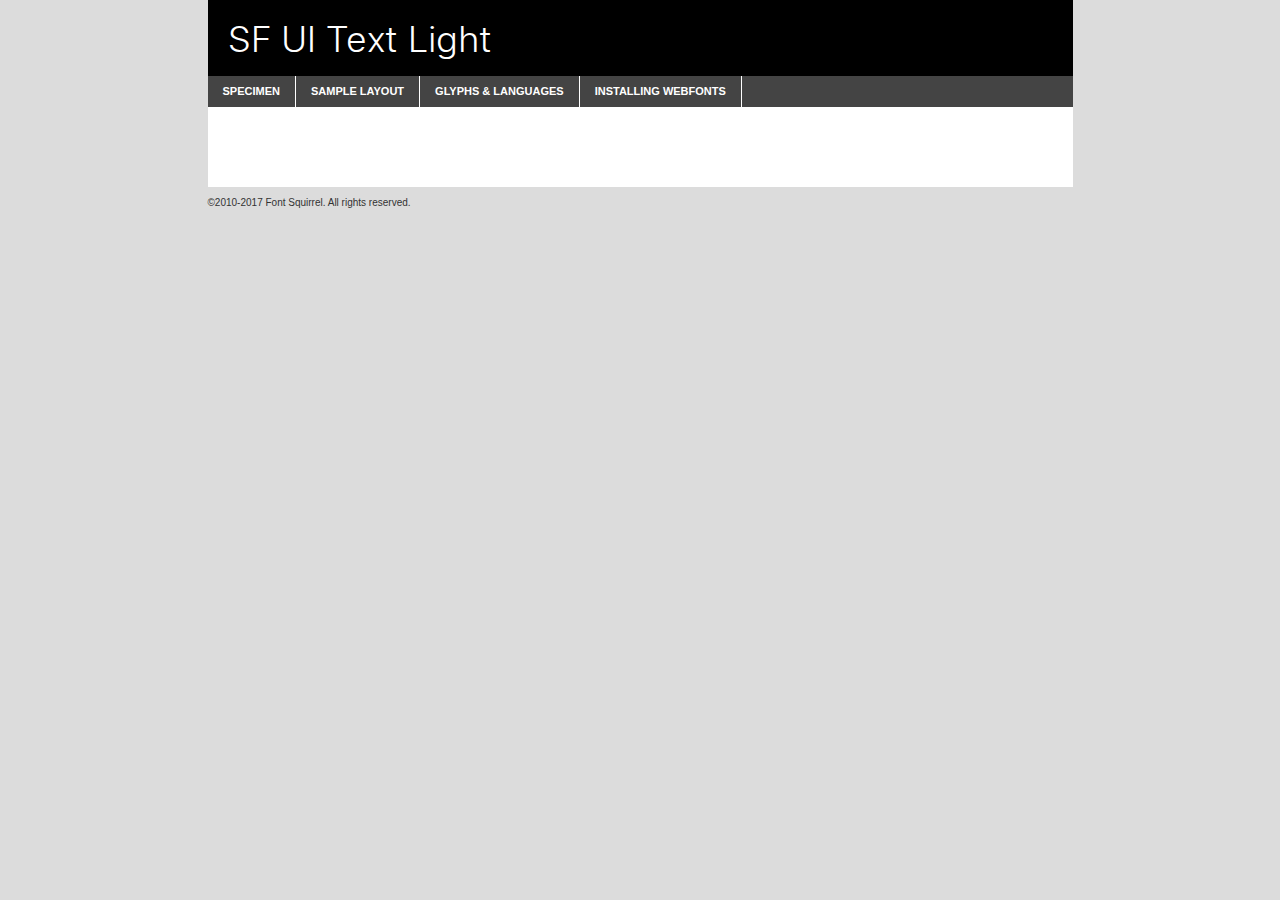
<file: fonts/sf-ui-text-light-demo.html>
<!DOCTYPE html PUBLIC "-//W3C//DTD XHTML 1.0 Transitional//EN"
	"http://www.w3.org/TR/xhtml1/DTD/xhtml1-transitional.dtd">

<html xmlns="http://www.w3.org/1999/xhtml" xml:lang="en" lang="en">
<head>
	<meta http-equiv="Content-Type" content="text/html; charset=utf-8" />
	<script src="http://ajax.googleapis.com/ajax/libs/jquery/1.7.2/jquery.min.js" type="text/javascript" charset="utf-8"></script>
	<script type="text/javascript">
	(function($){$.fn.easyTabs=function(option){var param=jQuery.extend({fadeSpeed:"fast",defaultContent:1,activeClass:'active'},option);$(this).each(function(){var thisId="#"+this.id;if(param.defaultContent==''){param.defaultContent=1;}
	if(typeof param.defaultContent=="number")
	{var defaultTab=$(thisId+" .tabs li:eq("+(param.defaultContent-1)+") a").attr('href').substr(1);}else{var defaultTab=param.defaultContent;}
	$(thisId+" .tabs li a").each(function(){var tabToHide=$(this).attr('href').substr(1);$("#"+tabToHide).addClass('easytabs-tab-content');});hideAll();changeContent(defaultTab);function hideAll(){$(thisId+" .easytabs-tab-content").hide();}
	function changeContent(tabId){hideAll();$(thisId+" .tabs li").removeClass(param.activeClass);$(thisId+" .tabs li a[href=#"+tabId+"]").closest('li').addClass(param.activeClass);if(param.fadeSpeed!="none")
	{$(thisId+" #"+tabId).fadeIn(param.fadeSpeed);}else{$(thisId+" #"+tabId).show();}}
	$(thisId+" .tabs li").click(function(){var tabId=$(this).find('a').attr('href').substr(1);changeContent(tabId);return false;});});}})(jQuery);
	</script>
	<link rel="stylesheet" href="specimen_files/specimen_stylesheet.css" type="text/css" charset="utf-8" />
	<link rel="stylesheet" href="stylesheet.css" type="text/css" charset="utf-8" />

	<style type="text/css">
					body{
				font-family: 'sf_ui_textlight';
							}
		</style>

	<title>SF UI Text Light Specimen</title>
	
	
	<script type="text/javascript" charset="utf-8">
		$(document).ready(function() {
			$('#container').easyTabs({defaultContent:1});
		});
	</script>
</head>

<body>
<div id="container">
	<div id="header">
		SF UI Text Light	</div>
	<ul class="tabs">
		<li><a href="#specimen">Specimen</a></li>
		<li><a href="#layout">Sample Layout</a></li>
				<li><a href="#glyphs">Glyphs &amp; Languages</a></li>
		<li><a href="#installing">Installing Webfonts</a></li>
		
	</ul>
	
	<div id="main_content">

		
			<div id="specimen">
		
				<div class="section">
					<div class="grid12 firstcol">
						<div class="huge">AaBb</div>
					</div>
				</div>
		
				<div class="section">
					<div class="glyph_range">A&#x200B;B&#x200b;C&#x200b;D&#x200b;E&#x200b;F&#x200b;G&#x200b;H&#x200b;I&#x200b;J&#x200b;K&#x200b;L&#x200b;M&#x200b;N&#x200b;O&#x200b;P&#x200b;Q&#x200b;R&#x200b;S&#x200b;T&#x200b;U&#x200b;V&#x200b;W&#x200b;X&#x200b;Y&#x200b;Z&#x200b;a&#x200b;b&#x200b;c&#x200b;d&#x200b;e&#x200b;f&#x200b;g&#x200b;h&#x200b;i&#x200b;j&#x200b;k&#x200b;l&#x200b;m&#x200b;n&#x200b;o&#x200b;p&#x200b;q&#x200b;r&#x200b;s&#x200b;t&#x200b;u&#x200b;v&#x200b;w&#x200b;x&#x200b;y&#x200b;z&#x200b;1&#x200b;2&#x200b;3&#x200b;4&#x200b;5&#x200b;6&#x200b;7&#x200b;8&#x200b;9&#x200b;0&#x200b;&amp;&#x200b;.&#x200b;,&#x200b;?&#x200b;!&#x200b;&#64;&#x200b;(&#x200b;)&#x200b;#&#x200b;$&#x200b;%&#x200b;*&#x200b;+&#x200b;-&#x200b;=&#x200b;:&#x200b;;</div>
				</div>
				<div class="section">
					<div class="grid12 firstcol">
						<table class="sample_table">
							<tr><td>10</td><td class="size10">abcdefghijklmnopqrstuvwxyzABCDEFGHIJKLMNOPQRSTUVWXYZ0123456789abcdefghijklmnopqrstuvwxyzABCDEFGHIJKLMNOPQRSTUVWXYZ0123456789abcdefghijklmnopqrstuvwxyzABCDEFGHIJKLMNOPQRSTUVWXYZ</td></tr>
							<tr><td>11</td><td class="size11">abcdefghijklmnopqrstuvwxyzABCDEFGHIJKLMNOPQRSTUVWXYZ0123456789abcdefghijklmnopqrstuvwxyzABCDEFGHIJKLMNOPQRSTUVWXYZ0123456789abcdefghijklmnopqrstuvwxyzABCDEFGHIJKLMNOPQRSTUVWXYZ</td></tr>
							<tr><td>12</td><td class="size12">abcdefghijklmnopqrstuvwxyzABCDEFGHIJKLMNOPQRSTUVWXYZ0123456789abcdefghijklmnopqrstuvwxyzABCDEFGHIJKLMNOPQRSTUVWXYZ0123456789abcdefghijklmnopqrstuvwxyzABCDEFGHIJKLMNOPQRSTUVWXYZ</td></tr>
							<tr><td>13</td><td class="size13">abcdefghijklmnopqrstuvwxyzABCDEFGHIJKLMNOPQRSTUVWXYZ0123456789abcdefghijklmnopqrstuvwxyzABCDEFGHIJKLMNOPQRSTUVWXYZ0123456789abcdefghijklmnopqrstuvwxyzABCDEFGHIJKLMNOPQRSTUVWXYZ</td></tr>
							<tr><td>14</td><td class="size14">abcdefghijklmnopqrstuvwxyzABCDEFGHIJKLMNOPQRSTUVWXYZ0123456789abcdefghijklmnopqrstuvwxyzABCDEFGHIJKLMNOPQRSTUVWXYZ0123456789abcdefghijklmnopqrstuvwxyzABCDEFGHIJKLMNOPQRSTUVWXYZ</td></tr>
							<tr><td>16</td><td class="size16">abcdefghijklmnopqrstuvwxyzABCDEFGHIJKLMNOPQRSTUVWXYZ0123456789abcdefghijklmnopqrstuvwxyzABCDEFGHIJKLMNOPQRSTUVWXYZ</td></tr>
							<tr><td>18</td><td class="size18">abcdefghijklmnopqrstuvwxyzABCDEFGHIJKLMNOPQRSTUVWXYZ0123456789abcdefghijklmnopqrstuvwxyzABCDEFGHIJKLMNOPQRSTUVWXYZ</td></tr>
							<tr><td>20</td><td class="size20">abcdefghijklmnopqrstuvwxyzABCDEFGHIJKLMNOPQRSTUVWXYZ0123456789abcdefghijklmnopqrstuvwxyzABCDEFGHIJKLMNOPQRSTUVWXYZ</td></tr>
							<tr><td>24</td><td class="size24">abcdefghijklmnopqrstuvwxyzABCDEFGHIJKLMNOPQRSTUVWXYZ0123456789abcdefghijklmnopqrstuvwxyzABCDEFGHIJKLMNOPQRSTUVWXYZ</td></tr>
							<tr><td>30</td><td class="size30">abcdefghijklmnopqrstuvwxyzABCDEFGHIJKLMNOPQRSTUVWXYZ0123456789abcdefghijklmnopqrstuvwxyzABCDEFGHIJKLMNOPQRSTUVWXYZ</td></tr>
							<tr><td>36</td><td class="size36">abcdefghijklmnopqrstuvwxyzABCDEFGHIJKLMNOPQRSTUVWXYZ0123456789abcdefghijklmnopqrstuvwxyzABCDEFGHIJKLMNOPQRSTUVWXYZ</td></tr>
							<tr><td>48</td><td class="size48">abcdefghijklmnopqrstuvwxyzABCDEFGHIJKLMNOPQRSTUVWXYZ0123456789abcdefghijklmnopqrstuvwxyzABCDEFGHIJKLMNOPQRSTUVWXYZ</td></tr>
							<tr><td>60</td><td class="size60">abcdefghijklmnopqrstuvwxyzABCDEFGHIJKLMNOPQRSTUVWXYZ0123456789abcdefghijklmnopqrstuvwxyzABCDEFGHIJKLMNOPQRSTUVWXYZ</td></tr>
							<tr><td>72</td><td class="size72">abcdefghijklmnopqrstuvwxyzABCDEFGHIJKLMNOPQRSTUVWXYZ0123456789abcdefghijklmnopqrstuvwxyzABCDEFGHIJKLMNOPQRSTUVWXYZ</td></tr>
							<tr><td>90</td><td class="size90">abcdefghijklmnopqrstuvwxyzABCDEFGHIJKLMNOPQRSTUVWXYZ0123456789abcdefghijklmnopqrstuvwxyzABCDEFGHIJKLMNOPQRSTUVWXYZ</td></tr>
						</table>
				
					</div>
			
				</div>
		
		
		
								<div class="section" id="bodycomparison">


										<div id="xheight">
				<div class="fontbody">&#x25FC;&#x25FC;&#x25FC;&#x25FC;&#x25FC;&#x25FC;&#x25FC;&#x25FC;&#x25FC;&#x25FC;&#x25FC;&#x25FC;&#x25FC;&#x25FC;&#x25FC;&#x25FC;&#x25FC;&#x25FC;&#x25FC;&#x25FC;&#x25FC;&#x25FC;&#x25FC;&#x25FC;&#x25FC;&#x25FC;&#x25FC;&#x25FC;&#x25FC;&#x25FC;&#x25FC;&#x25FC;&#x25FC;&#x25FC;&#x25FC;&#x25FC;&#x25FC;&#x25FC;&#x25FC;&#x25FC;&#x25FC;&#x25FC;&#x25FC;&#x25FC;&#x25FC;&#x25FC;&#x25FC;&#x25FC;&#x25FC;&#x25FC;&#x25FC;&#x25FC;&#x25FC;&#x25FC;&#x25FC;&#x25FC;&#x25FC;&#x25FC;&#x25FC;&#x25FC;&#x25FC;&#x25FC;&#x25FC;&#x25FC;&#x25FC;&#x25FC;&#x25FC;&#x25FC;&#x25FC;&#x25FC;&#x25FC;&#x25FC;&#x25FC;&#x25FC;&#x25FC;&#x25FC;&#x25FC;&#x25FC;&#x25FC;&#x25FC;&#x25FC;&#x25FC;&#x25FC;&#x25FC;&#x25FC;&#x25FC;&#x25FC;&#x25FC;&#x25FC;&#x25FC;&#x25FC;&#x25FC;&#x25FC;&#x25FC;&#x25FC;&#x25FC;&#x25FC;&#x25FC;&#x25FC;body</div><div class="arialbody">body</div><div class="verdanabody">body</div><div class="georgiabody">body</div></div>
										<div class="fontbody" style="z-index:1">
											body<span>SF UI Text Light</span>
										</div>
										<div class="arialbody" style="z-index:1">
											body<span>Arial</span>
										</div>
										<div class="verdanabody" style="z-index:1">
											body<span>Verdana</span>
										</div>
										<div class="georgiabody" style="z-index:1">
											body<span>Georgia</span>
										</div>



								</div>
		
		
				<div class="section psample psample_row1" id="">
					
					<div class="grid2 firstcol">
						<p class="size10"><span>10.</span>Aenean lacinia bibendum nulla sed consectetur. Fusce dapibus, tellus ac cursus commodo, tortor mauris condimentum nibh, ut fermentum massa justo sit amet risus. Nullam id dolor id nibh ultricies vehicula ut id elit. Cum sociis natoque penatibus et magnis dis parturient montes, nascetur ridiculus mus. Nulla vitae elit libero, a pharetra augue.</p>
			
					</div>
					<div class="grid3">
						<p class="size11"><span>11.</span>Aenean lacinia bibendum nulla sed consectetur. Fusce dapibus, tellus ac cursus commodo, tortor mauris condimentum nibh, ut fermentum massa justo sit amet risus. Nullam id dolor id nibh ultricies vehicula ut id elit. Cum sociis natoque penatibus et magnis dis parturient montes, nascetur ridiculus mus. Nulla vitae elit libero, a pharetra augue.</p>
			
					</div>
					<div class="grid3">
						<p class="size12"><span>12.</span>Aenean lacinia bibendum nulla sed consectetur. Fusce dapibus, tellus ac cursus commodo, tortor mauris condimentum nibh, ut fermentum massa justo sit amet risus. Nullam id dolor id nibh ultricies vehicula ut id elit. Cum sociis natoque penatibus et magnis dis parturient montes, nascetur ridiculus mus. Nulla vitae elit libero, a pharetra augue.</p>
			
					</div>
					<div class="grid4">
						<p class="size13"><span>13.</span>Aenean lacinia bibendum nulla sed consectetur. Fusce dapibus, tellus ac cursus commodo, tortor mauris condimentum nibh, ut fermentum massa justo sit amet risus. Nullam id dolor id nibh ultricies vehicula ut id elit. Cum sociis natoque penatibus et magnis dis parturient montes, nascetur ridiculus mus. Nulla vitae elit libero, a pharetra augue.</p>
			
					</div>
					<div class="white_blend"></div>
					
				</div>
				<div class="section psample psample_row2" id="">
					<div class="grid3 firstcol">
						<p class="size14"><span>14.</span>Aenean lacinia bibendum nulla sed consectetur. Fusce dapibus, tellus ac cursus commodo, tortor mauris condimentum nibh, ut fermentum massa justo sit amet risus. Nullam id dolor id nibh ultricies vehicula ut id elit. Cum sociis natoque penatibus et magnis dis parturient montes, nascetur ridiculus mus. Nulla vitae elit libero, a pharetra augue.</p>
			
					</div>
					<div class="grid4">
						<p class="size16"><span>16.</span>Aenean lacinia bibendum nulla sed consectetur. Fusce dapibus, tellus ac cursus commodo, tortor mauris condimentum nibh, ut fermentum massa justo sit amet risus. Nullam id dolor id nibh ultricies vehicula ut id elit. Cum sociis natoque penatibus et magnis dis parturient montes, nascetur ridiculus mus. Nulla vitae elit libero, a pharetra augue.</p>
			
					</div>
					<div class="grid5">
						<p class="size18"><span>18.</span>Aenean lacinia bibendum nulla sed consectetur. Fusce dapibus, tellus ac cursus commodo, tortor mauris condimentum nibh, ut fermentum massa justo sit amet risus. Nullam id dolor id nibh ultricies vehicula ut id elit. Cum sociis natoque penatibus et magnis dis parturient montes, nascetur ridiculus mus. Nulla vitae elit libero, a pharetra augue.</p>
			
					</div>

					<div class="white_blend"></div>

				</div>
				
				<div class="section psample psample_row3" id="">
					<div class="grid5 firstcol">
						<p class="size20"><span>20.</span>Aenean lacinia bibendum nulla sed consectetur. Fusce dapibus, tellus ac cursus commodo, tortor mauris condimentum nibh, ut fermentum massa justo sit amet risus. Nullam id dolor id nibh ultricies vehicula ut id elit. Cum sociis natoque penatibus et magnis dis parturient montes, nascetur ridiculus mus. Nulla vitae elit libero, a pharetra augue.</p>
					</div>
					<div class="grid7">
						<p class="size24"><span>24.</span>Aenean lacinia bibendum nulla sed consectetur. Fusce dapibus, tellus ac cursus commodo, tortor mauris condimentum nibh, ut fermentum massa justo sit amet risus. Nullam id dolor id nibh ultricies vehicula ut id elit. Cum sociis natoque penatibus et magnis dis parturient montes, nascetur ridiculus mus. Nulla vitae elit libero, a pharetra augue.</p>
					</div>
					
					<div class="white_blend"></div>
					
				</div>
				
				<div class="section psample psample_row4" id="">
					<div class="grid12 firstcol">
						<p class="size30"><span>30.</span>Aenean lacinia bibendum nulla sed consectetur. Fusce dapibus, tellus ac cursus commodo, tortor mauris condimentum nibh, ut fermentum massa justo sit amet risus. Nullam id dolor id nibh ultricies vehicula ut id elit. Cum sociis natoque penatibus et magnis dis parturient montes, nascetur ridiculus mus. Nulla vitae elit libero, a pharetra augue.</p>
					</div>
					<div class="white_blend"></div>
					
				</div>
				
				
				
				<div class="section psample psample_row1 fullreverse">
					<div class="grid2 firstcol">
						<p class="size10"><span>10.</span>Aenean lacinia bibendum nulla sed consectetur. Fusce dapibus, tellus ac cursus commodo, tortor mauris condimentum nibh, ut fermentum massa justo sit amet risus. Nullam id dolor id nibh ultricies vehicula ut id elit. Cum sociis natoque penatibus et magnis dis parturient montes, nascetur ridiculus mus. Nulla vitae elit libero, a pharetra augue.</p>
			
					</div>
					<div class="grid3">
						<p class="size11"><span>11.</span>Aenean lacinia bibendum nulla sed consectetur. Fusce dapibus, tellus ac cursus commodo, tortor mauris condimentum nibh, ut fermentum massa justo sit amet risus. Nullam id dolor id nibh ultricies vehicula ut id elit. Cum sociis natoque penatibus et magnis dis parturient montes, nascetur ridiculus mus. Nulla vitae elit libero, a pharetra augue.</p>
			
					</div>
					<div class="grid3">
						<p class="size12"><span>12.</span>Aenean lacinia bibendum nulla sed consectetur. Fusce dapibus, tellus ac cursus commodo, tortor mauris condimentum nibh, ut fermentum massa justo sit amet risus. Nullam id dolor id nibh ultricies vehicula ut id elit. Cum sociis natoque penatibus et magnis dis parturient montes, nascetur ridiculus mus. Nulla vitae elit libero, a pharetra augue.</p>
			
					</div>
					<div class="grid4">
						<p class="size13"><span>13.</span>Aenean lacinia bibendum nulla sed consectetur. Fusce dapibus, tellus ac cursus commodo, tortor mauris condimentum nibh, ut fermentum massa justo sit amet risus. Nullam id dolor id nibh ultricies vehicula ut id elit. Cum sociis natoque penatibus et magnis dis parturient montes, nascetur ridiculus mus. Nulla vitae elit libero, a pharetra augue.</p>
			
					</div>
					<div class="black_blend"></div>
					
				</div>
				
				<div class="section psample psample_row2 fullreverse">
					<div class="grid3 firstcol">
						<p class="size14"><span>14.</span>Aenean lacinia bibendum nulla sed consectetur. Fusce dapibus, tellus ac cursus commodo, tortor mauris condimentum nibh, ut fermentum massa justo sit amet risus. Nullam id dolor id nibh ultricies vehicula ut id elit. Cum sociis natoque penatibus et magnis dis parturient montes, nascetur ridiculus mus. Nulla vitae elit libero, a pharetra augue.</p>
			
					</div>
					<div class="grid4">
						<p class="size16"><span>16.</span>Aenean lacinia bibendum nulla sed consectetur. Fusce dapibus, tellus ac cursus commodo, tortor mauris condimentum nibh, ut fermentum massa justo sit amet risus. Nullam id dolor id nibh ultricies vehicula ut id elit. Cum sociis natoque penatibus et magnis dis parturient montes, nascetur ridiculus mus. Nulla vitae elit libero, a pharetra augue.</p>
			
					</div>
					<div class="grid5">
						<p class="size18"><span>18.</span>Aenean lacinia bibendum nulla sed consectetur. Fusce dapibus, tellus ac cursus commodo, tortor mauris condimentum nibh, ut fermentum massa justo sit amet risus. Nullam id dolor id nibh ultricies vehicula ut id elit. Cum sociis natoque penatibus et magnis dis parturient montes, nascetur ridiculus mus. Nulla vitae elit libero, a pharetra augue.</p>
			
					</div>
					<div class="black_blend"></div>

				</div>
				
				<div class="section psample fullreverse psample_row3" id="">
					<div class="grid5 firstcol">
						<p class="size20"><span>20.</span>Aenean lacinia bibendum nulla sed consectetur. Fusce dapibus, tellus ac cursus commodo, tortor mauris condimentum nibh, ut fermentum massa justo sit amet risus. Nullam id dolor id nibh ultricies vehicula ut id elit. Cum sociis natoque penatibus et magnis dis parturient montes, nascetur ridiculus mus. Nulla vitae elit libero, a pharetra augue.</p>
					</div>
					<div class="grid7">
						<p class="size24"><span>24.</span>Aenean lacinia bibendum nulla sed consectetur. Fusce dapibus, tellus ac cursus commodo, tortor mauris condimentum nibh, ut fermentum massa justo sit amet risus. Nullam id dolor id nibh ultricies vehicula ut id elit. Cum sociis natoque penatibus et magnis dis parturient montes, nascetur ridiculus mus. Nulla vitae elit libero, a pharetra augue.</p>
					</div>
					
					<div class="black_blend"></div>
					
				</div>
				
				<div class="section psample fullreverse psample_row4" id="" style="border-bottom: 20px #000 solid;">
					<div class="grid12 firstcol">
						<p class="size30"><span>30.</span>Aenean lacinia bibendum nulla sed consectetur. Fusce dapibus, tellus ac cursus commodo, tortor mauris condimentum nibh, ut fermentum massa justo sit amet risus. Nullam id dolor id nibh ultricies vehicula ut id elit. Cum sociis natoque penatibus et magnis dis parturient montes, nascetur ridiculus mus. Nulla vitae elit libero, a pharetra augue.</p>
					</div>
					<div class="black_blend"></div>
					
				</div>
				
				
				
				
			</div>
			
			<div id="layout">
				
				<div class="section">
					
					<div class="grid12 firstcol">
						<h1>Lorem Ipsum Dolor</h1>
						<h2>Etiam porta sem malesuada magna mollis euismod</h2>
						
						<p class="byline">By <a href="#link">Aenean Lacinia</a></p>
					</div>
				</div>
				<div class="section">
					<div class="grid8 firstcol">
						<p class="large">Donec sed odio dui. Morbi leo risus, porta ac consectetur ac, vestibulum at eros. Fusce dapibus, tellus ac cursus commodo, tortor mauris condimentum nibh, ut fermentum massa justo sit amet risus. </p>

						
						<h3>Pellentesque ornare sem</h3>

						<p>Maecenas sed diam eget risus varius blandit sit amet non magna. Maecenas faucibus mollis interdum. Donec ullamcorper nulla non metus auctor fringilla. Nullam id dolor id nibh ultricies vehicula ut id elit. Nullam id dolor id nibh ultricies vehicula ut id elit. </p>

						<p>Aenean eu leo quam. Pellentesque ornare sem lacinia quam venenatis vestibulum. Lorem ipsum dolor sit amet, consectetur adipiscing elit. Cum sociis natoque penatibus et magnis dis parturient montes, nascetur ridiculus mus. </p>

						<p>Nulla vitae elit libero, a pharetra augue. Praesent commodo cursus magna, vel scelerisque nisl consectetur et. Aenean lacinia bibendum nulla sed consectetur. </p>

						<p>Nullam quis risus eget urna mollis ornare vel eu leo. Nullam quis risus eget urna mollis ornare vel eu leo. Maecenas sed diam eget risus varius blandit sit amet non magna. Donec ullamcorper nulla non metus auctor fringilla. </p>

						<h3>Cras mattis consectetur</h3>

						<p>Aenean eu leo quam. Pellentesque ornare sem lacinia quam venenatis vestibulum. Aenean lacinia bibendum nulla sed consectetur. Integer posuere erat a ante venenatis dapibus posuere velit aliquet. Cras mattis consectetur purus sit amet fermentum. </p>

						<p>Nullam id dolor id nibh ultricies vehicula ut id elit. Nullam quis risus eget urna mollis ornare vel eu leo. Cras mattis consectetur purus sit amet fermentum.</p>
					</div>
					
					<div class="grid4 sidebar">
						
						<div class="box reverse">
							<p class="last">Nullam quis risus eget urna mollis ornare vel eu leo. Donec ullamcorper nulla non metus auctor fringilla. Cras mattis consectetur purus sit amet fermentum. Sed posuere consectetur est at lobortis. Lorem ipsum dolor sit amet, consectetur adipiscing elit. </p>
						</div>
						
						<p class="caption">Maecenas sed diam eget risus varius.</p>

						<p>Vestibulum id ligula porta felis euismod semper. Integer posuere erat a ante venenatis dapibus posuere velit aliquet. Vestibulum id ligula porta felis euismod semper. Sed posuere consectetur est at lobortis. Maecenas sed diam eget risus varius blandit sit amet non magna. Fusce dapibus, tellus ac cursus commodo, tortor mauris condimentum nibh, ut fermentum massa justo sit amet risus. </p>

					

						<p>Duis mollis, est non commodo luctus, nisi erat porttitor ligula, eget lacinia odio sem nec elit. Aenean lacinia bibendum nulla sed consectetur. Vivamus sagittis lacus vel augue laoreet rutrum faucibus dolor auctor. Aenean lacinia bibendum nulla sed consectetur. Nullam quis risus eget urna mollis ornare vel eu leo. </p>

						<p>Praesent commodo cursus magna, vel scelerisque nisl consectetur et. Donec ullamcorper nulla non metus auctor fringilla. Maecenas faucibus mollis interdum. Fusce dapibus, tellus ac cursus commodo, tortor mauris condimentum nibh, ut fermentum massa justo sit amet risus. </p>

					</div>
				</div>
				
			</div>


			



		<div id="glyphs">
			<div class="section">
				<div class="grid12 firstcol">
			
				<h1>Language Support</h1>
				<p>The subset of SF UI Text Light in this kit supports the following languages:<br />
			
					Albanian, Basque, Breton, Chamorro, Danish, Dutch, English, Faroese, Finnish, French, Frisian, Galician, German, Icelandic, Italian, Malagasy, Norwegian, Portuguese, Spanish, Alsatian, Aragonese, Arapaho, Arrernte, Asturian, Aymara, Bislama, Cebuano, Corsican, Fijian, French_creole, Genoese, Gilbertese, Greenlandic, Haitian_creole, Hiligaynon, Hmong, Hopi, Ibanag, Iloko_ilokano, Indonesian, Interglossa_glosa, Interlingua, Irish_gaelic, Jerriais, Lojban, Lombard, Luxembourgeois, Manx, Mohawk, Norfolk_pitcairnese, Occitan, Oromo, Pangasinan, Papiamento, Piedmontese, Potawatomi, Rhaeto-romance, Romansh, Rotokas, Sami_lule, Samoan, Sardinian, Scots_gaelic, Seychelles_creole, Shona, Sicilian, Somali, Southern_ndebele, Swahili, Swati_swazi, Tagalog_filipino_pilipino, Tetum, Tok_pisin, Uyghur_latinized, Volapuk, Walloon, Warlpiri, Xhosa, Yapese, Zulu, Latinbasic, Ubasic, Demo				</p>
				<h1>Glyph Chart</h1>
				<p>The subset of SF UI Text Light in this kit includes all the glyphs listed below. Unicode entities are included above each glyph to help you insert individual characters into your layout.</p>
				<div id="glyph_chart">
			
																				 <div><p>&amp;#13;</p>&#13;</div>
																				 <div><p>&amp;#32;</p>&#32;</div>
																				 <div><p>&amp;#33;</p>&#33;</div>
																				 <div><p>&amp;#34;</p>&#34;</div>
																				 <div><p>&amp;#35;</p>&#35;</div>
																				 <div><p>&amp;#36;</p>&#36;</div>
																				 <div><p>&amp;#37;</p>&#37;</div>
																				 <div><p>&amp;#38;</p>&#38;</div>
																				 <div><p>&amp;#39;</p>&#39;</div>
																				 <div><p>&amp;#40;</p>&#40;</div>
																				 <div><p>&amp;#41;</p>&#41;</div>
																				 <div><p>&amp;#42;</p>&#42;</div>
																				 <div><p>&amp;#43;</p>&#43;</div>
																				 <div><p>&amp;#44;</p>&#44;</div>
																				 <div><p>&amp;#45;</p>&#45;</div>
																				 <div><p>&amp;#46;</p>&#46;</div>
																				 <div><p>&amp;#47;</p>&#47;</div>
																				 <div><p>&amp;#48;</p>&#48;</div>
																				 <div><p>&amp;#49;</p>&#49;</div>
																				 <div><p>&amp;#50;</p>&#50;</div>
																				 <div><p>&amp;#51;</p>&#51;</div>
																				 <div><p>&amp;#52;</p>&#52;</div>
																				 <div><p>&amp;#53;</p>&#53;</div>
																				 <div><p>&amp;#54;</p>&#54;</div>
																				 <div><p>&amp;#55;</p>&#55;</div>
																				 <div><p>&amp;#56;</p>&#56;</div>
																				 <div><p>&amp;#57;</p>&#57;</div>
																				 <div><p>&amp;#58;</p>&#58;</div>
																				 <div><p>&amp;#59;</p>&#59;</div>
																				 <div><p>&amp;#60;</p>&#60;</div>
																				 <div><p>&amp;#61;</p>&#61;</div>
																				 <div><p>&amp;#62;</p>&#62;</div>
																				 <div><p>&amp;#63;</p>&#63;</div>
																				 <div><p>&amp;#64;</p>&#64;</div>
																				 <div><p>&amp;#65;</p>&#65;</div>
																				 <div><p>&amp;#66;</p>&#66;</div>
																				 <div><p>&amp;#67;</p>&#67;</div>
																				 <div><p>&amp;#68;</p>&#68;</div>
																				 <div><p>&amp;#69;</p>&#69;</div>
																				 <div><p>&amp;#70;</p>&#70;</div>
																				 <div><p>&amp;#71;</p>&#71;</div>
																				 <div><p>&amp;#72;</p>&#72;</div>
																				 <div><p>&amp;#73;</p>&#73;</div>
																				 <div><p>&amp;#74;</p>&#74;</div>
																				 <div><p>&amp;#75;</p>&#75;</div>
																				 <div><p>&amp;#76;</p>&#76;</div>
																				 <div><p>&amp;#77;</p>&#77;</div>
																				 <div><p>&amp;#78;</p>&#78;</div>
																				 <div><p>&amp;#79;</p>&#79;</div>
																				 <div><p>&amp;#80;</p>&#80;</div>
																				 <div><p>&amp;#81;</p>&#81;</div>
																				 <div><p>&amp;#82;</p>&#82;</div>
																				 <div><p>&amp;#83;</p>&#83;</div>
																				 <div><p>&amp;#84;</p>&#84;</div>
																				 <div><p>&amp;#85;</p>&#85;</div>
																				 <div><p>&amp;#86;</p>&#86;</div>
																				 <div><p>&amp;#87;</p>&#87;</div>
																				 <div><p>&amp;#88;</p>&#88;</div>
																				 <div><p>&amp;#89;</p>&#89;</div>
																				 <div><p>&amp;#90;</p>&#90;</div>
																				 <div><p>&amp;#91;</p>&#91;</div>
																				 <div><p>&amp;#92;</p>&#92;</div>
																				 <div><p>&amp;#93;</p>&#93;</div>
																				 <div><p>&amp;#94;</p>&#94;</div>
																				 <div><p>&amp;#95;</p>&#95;</div>
																				 <div><p>&amp;#96;</p>&#96;</div>
																				 <div><p>&amp;#97;</p>&#97;</div>
																				 <div><p>&amp;#98;</p>&#98;</div>
																				 <div><p>&amp;#99;</p>&#99;</div>
																				 <div><p>&amp;#100;</p>&#100;</div>
																				 <div><p>&amp;#101;</p>&#101;</div>
																				 <div><p>&amp;#102;</p>&#102;</div>
																				 <div><p>&amp;#103;</p>&#103;</div>
																				 <div><p>&amp;#104;</p>&#104;</div>
																				 <div><p>&amp;#105;</p>&#105;</div>
																				 <div><p>&amp;#106;</p>&#106;</div>
																				 <div><p>&amp;#107;</p>&#107;</div>
																				 <div><p>&amp;#108;</p>&#108;</div>
																				 <div><p>&amp;#109;</p>&#109;</div>
																				 <div><p>&amp;#110;</p>&#110;</div>
																				 <div><p>&amp;#111;</p>&#111;</div>
																				 <div><p>&amp;#112;</p>&#112;</div>
																				 <div><p>&amp;#113;</p>&#113;</div>
																				 <div><p>&amp;#114;</p>&#114;</div>
																				 <div><p>&amp;#115;</p>&#115;</div>
																				 <div><p>&amp;#116;</p>&#116;</div>
																				 <div><p>&amp;#117;</p>&#117;</div>
																				 <div><p>&amp;#118;</p>&#118;</div>
																				 <div><p>&amp;#119;</p>&#119;</div>
																				 <div><p>&amp;#120;</p>&#120;</div>
																				 <div><p>&amp;#121;</p>&#121;</div>
																				 <div><p>&amp;#122;</p>&#122;</div>
																				 <div><p>&amp;#123;</p>&#123;</div>
																				 <div><p>&amp;#124;</p>&#124;</div>
																				 <div><p>&amp;#125;</p>&#125;</div>
																				 <div><p>&amp;#126;</p>&#126;</div>
																				 <div><p>&amp;#160;</p>&#160;</div>
																				 <div><p>&amp;#161;</p>&#161;</div>
																				 <div><p>&amp;#162;</p>&#162;</div>
																				 <div><p>&amp;#163;</p>&#163;</div>
																				 <div><p>&amp;#164;</p>&#164;</div>
																				 <div><p>&amp;#165;</p>&#165;</div>
																				 <div><p>&amp;#166;</p>&#166;</div>
																				 <div><p>&amp;#167;</p>&#167;</div>
																				 <div><p>&amp;#168;</p>&#168;</div>
																				 <div><p>&amp;#169;</p>&#169;</div>
																				 <div><p>&amp;#170;</p>&#170;</div>
																				 <div><p>&amp;#171;</p>&#171;</div>
																				 <div><p>&amp;#172;</p>&#172;</div>
																				 <div><p>&amp;#173;</p>&#173;</div>
																				 <div><p>&amp;#174;</p>&#174;</div>
																				 <div><p>&amp;#175;</p>&#175;</div>
																				 <div><p>&amp;#176;</p>&#176;</div>
																				 <div><p>&amp;#177;</p>&#177;</div>
																				 <div><p>&amp;#178;</p>&#178;</div>
																				 <div><p>&amp;#179;</p>&#179;</div>
																				 <div><p>&amp;#180;</p>&#180;</div>
																				 <div><p>&amp;#182;</p>&#182;</div>
																				 <div><p>&amp;#183;</p>&#183;</div>
																				 <div><p>&amp;#184;</p>&#184;</div>
																				 <div><p>&amp;#185;</p>&#185;</div>
																				 <div><p>&amp;#186;</p>&#186;</div>
																				 <div><p>&amp;#187;</p>&#187;</div>
																				 <div><p>&amp;#188;</p>&#188;</div>
																				 <div><p>&amp;#189;</p>&#189;</div>
																				 <div><p>&amp;#190;</p>&#190;</div>
																				 <div><p>&amp;#191;</p>&#191;</div>
																				 <div><p>&amp;#192;</p>&#192;</div>
																				 <div><p>&amp;#193;</p>&#193;</div>
																				 <div><p>&amp;#194;</p>&#194;</div>
																				 <div><p>&amp;#195;</p>&#195;</div>
																				 <div><p>&amp;#196;</p>&#196;</div>
																				 <div><p>&amp;#197;</p>&#197;</div>
																				 <div><p>&amp;#198;</p>&#198;</div>
																				 <div><p>&amp;#199;</p>&#199;</div>
																				 <div><p>&amp;#200;</p>&#200;</div>
																				 <div><p>&amp;#201;</p>&#201;</div>
																				 <div><p>&amp;#202;</p>&#202;</div>
																				 <div><p>&amp;#203;</p>&#203;</div>
																				 <div><p>&amp;#204;</p>&#204;</div>
																				 <div><p>&amp;#205;</p>&#205;</div>
																				 <div><p>&amp;#206;</p>&#206;</div>
																				 <div><p>&amp;#207;</p>&#207;</div>
																				 <div><p>&amp;#208;</p>&#208;</div>
																				 <div><p>&amp;#209;</p>&#209;</div>
																				 <div><p>&amp;#210;</p>&#210;</div>
																				 <div><p>&amp;#211;</p>&#211;</div>
																				 <div><p>&amp;#212;</p>&#212;</div>
																				 <div><p>&amp;#213;</p>&#213;</div>
																				 <div><p>&amp;#214;</p>&#214;</div>
																				 <div><p>&amp;#215;</p>&#215;</div>
																				 <div><p>&amp;#216;</p>&#216;</div>
																				 <div><p>&amp;#217;</p>&#217;</div>
																				 <div><p>&amp;#218;</p>&#218;</div>
																				 <div><p>&amp;#219;</p>&#219;</div>
																				 <div><p>&amp;#220;</p>&#220;</div>
																				 <div><p>&amp;#221;</p>&#221;</div>
																				 <div><p>&amp;#222;</p>&#222;</div>
																				 <div><p>&amp;#223;</p>&#223;</div>
																				 <div><p>&amp;#224;</p>&#224;</div>
																				 <div><p>&amp;#225;</p>&#225;</div>
																				 <div><p>&amp;#226;</p>&#226;</div>
																				 <div><p>&amp;#227;</p>&#227;</div>
																				 <div><p>&amp;#228;</p>&#228;</div>
																				 <div><p>&amp;#229;</p>&#229;</div>
																				 <div><p>&amp;#230;</p>&#230;</div>
																				 <div><p>&amp;#231;</p>&#231;</div>
																				 <div><p>&amp;#232;</p>&#232;</div>
																				 <div><p>&amp;#233;</p>&#233;</div>
																				 <div><p>&amp;#234;</p>&#234;</div>
																				 <div><p>&amp;#235;</p>&#235;</div>
																				 <div><p>&amp;#236;</p>&#236;</div>
																				 <div><p>&amp;#237;</p>&#237;</div>
																				 <div><p>&amp;#238;</p>&#238;</div>
																				 <div><p>&amp;#239;</p>&#239;</div>
																				 <div><p>&amp;#240;</p>&#240;</div>
																				 <div><p>&amp;#241;</p>&#241;</div>
																				 <div><p>&amp;#242;</p>&#242;</div>
																				 <div><p>&amp;#243;</p>&#243;</div>
																				 <div><p>&amp;#244;</p>&#244;</div>
																				 <div><p>&amp;#245;</p>&#245;</div>
																				 <div><p>&amp;#246;</p>&#246;</div>
																				 <div><p>&amp;#247;</p>&#247;</div>
																				 <div><p>&amp;#248;</p>&#248;</div>
																				 <div><p>&amp;#249;</p>&#249;</div>
																				 <div><p>&amp;#250;</p>&#250;</div>
																				 <div><p>&amp;#251;</p>&#251;</div>
																				 <div><p>&amp;#252;</p>&#252;</div>
																				 <div><p>&amp;#253;</p>&#253;</div>
																				 <div><p>&amp;#254;</p>&#254;</div>
																				 <div><p>&amp;#255;</p>&#255;</div>
																				 <div><p>&amp;#338;</p>&#338;</div>
																				 <div><p>&amp;#339;</p>&#339;</div>
																				 <div><p>&amp;#376;</p>&#376;</div>
																				 <div><p>&amp;#710;</p>&#710;</div>
																				 <div><p>&amp;#732;</p>&#732;</div>
																				 <div><p>&amp;#8192;</p>&#8192;</div>
																				 <div><p>&amp;#8193;</p>&#8193;</div>
																				 <div><p>&amp;#8194;</p>&#8194;</div>
																				 <div><p>&amp;#8195;</p>&#8195;</div>
																				 <div><p>&amp;#8196;</p>&#8196;</div>
																				 <div><p>&amp;#8197;</p>&#8197;</div>
																				 <div><p>&amp;#8198;</p>&#8198;</div>
																				 <div><p>&amp;#8199;</p>&#8199;</div>
																				 <div><p>&amp;#8200;</p>&#8200;</div>
																				 <div><p>&amp;#8201;</p>&#8201;</div>
																				 <div><p>&amp;#8202;</p>&#8202;</div>
																				 <div><p>&amp;#8208;</p>&#8208;</div>
																				 <div><p>&amp;#8209;</p>&#8209;</div>
																				 <div><p>&amp;#8210;</p>&#8210;</div>
																				 <div><p>&amp;#8211;</p>&#8211;</div>
																				 <div><p>&amp;#8212;</p>&#8212;</div>
																				 <div><p>&amp;#8216;</p>&#8216;</div>
																				 <div><p>&amp;#8217;</p>&#8217;</div>
																				 <div><p>&amp;#8218;</p>&#8218;</div>
																				 <div><p>&amp;#8220;</p>&#8220;</div>
																				 <div><p>&amp;#8221;</p>&#8221;</div>
																				 <div><p>&amp;#8222;</p>&#8222;</div>
																				 <div><p>&amp;#8226;</p>&#8226;</div>
																				 <div><p>&amp;#8230;</p>&#8230;</div>
																				 <div><p>&amp;#8239;</p>&#8239;</div>
																				 <div><p>&amp;#8249;</p>&#8249;</div>
																				 <div><p>&amp;#8250;</p>&#8250;</div>
																				 <div><p>&amp;#8287;</p>&#8287;</div>
																				 <div><p>&amp;#8364;</p>&#8364;</div>
																				 <div><p>&amp;#8482;</p>&#8482;</div>
																				 <div><p>&amp;#9724;</p>&#9724;</div>
																				 <div><p>&amp;#64257;</p>&#64257;</div>
																				 <div><p>&amp;#64258;</p>&#64258;</div>
																																						</div>	
				</div>
		
		
			</div>
		</div>
		
		
		<div id="specs">
			
		</div>
	
		<div id="installing">
			<div class="section">
				<div class="grid7 firstcol">
					<h1>Installing Webfonts</h1>
					
					<p>Webfonts are supported by all major browser platforms but not all in the same way. There are currently four different font formats that must be included in order to target all browsers. This includes TTF, WOFF, EOT and SVG.</p>
					
					<h2>1. Upload your webfonts</h2>
					<p>You must upload your webfont kit to your website. They should be in or near the same directory as your CSS files.</p>
					
					<h2>2. Include the webfont stylesheet</h2>
					<p>A special CSS @font-face declaration helps the various browsers select the appropriate font it needs without causing you a bunch of headaches. Learn more about this syntax by reading the <a href="https://www.fontspring.com/blog/further-hardening-of-the-bulletproof-syntax">Fontspring blog post</a> about it. The code for it is as follows:</p>


<code>
@font-face{ 
	font-family: 'MyWebFont';
	src: url('WebFont.eot');
	src: url('WebFont.eot?#iefix') format('embedded-opentype'),
	     url('WebFont.woff') format('woff'),
	     url('WebFont.ttf') format('truetype'),
	     url('WebFont.svg#webfont') format('svg');
}
</code>

	<p>We've already gone ahead and generated the code for you. All you have to do is link to the stylesheet in your HTML, like this:</p>
	<code>&lt;link rel=&quot;stylesheet&quot; href=&quot;stylesheet.css&quot; type=&quot;text/css&quot; charset=&quot;utf-8&quot; /&gt;</code>

					<h2>3. Modify your own stylesheet</h2>
					<p>To take advantage of your new fonts, you must tell your stylesheet to use them. Look at the original @font-face declaration above and find the property called "font-family." The name linked there will be what you use to reference the font. Prepend that webfont name to the font stack in the "font-family" property, inside the selector you want to change. For example:</p>
<code>p { font-family: 'WebFont', Arial, sans-serif; }</code>

<h2>4. Test</h2>
<p>Getting webfonts to work cross-browser <em>can</em> be tricky. Use the information in the sidebar to help you if you find that fonts aren't loading in a particular browser.</p>
				</div>
				
				<div class="grid5 sidebar">
					<div class="box">
						<h2>Troubleshooting<br />Font-Face Problems</h2>
						<p>Having trouble getting your webfonts to load in your new website? Here are some tips to sort out what might be the problem.</p>

						<h3>Fonts not showing in any browser</h3>

						<p>This sounds like you need to work on the plumbing. You either did not upload the fonts to the correct directory, or you did not link the fonts properly in the CSS. If you've confirmed that all this is correct and you still have a problem, take a look at your .htaccess file and see if requests are getting intercepted.</p>

						<h3>Fonts not loading in iPhone or iPad</h3>

						<p>The most common problem here is that you are serving the fonts from an IIS server. IIS refuses to serve files that have unknown MIME types. If that is the case, you must set the MIME type for SVG to "image/svg+xml" in the server settings. Follow these instructions from Microsoft if you need help.</p>

						<h3>Fonts not loading in Firefox</h3>

						<p>The primary reason for this failure? You are still using a version Firefox older than 3.5. So upgrade already! If that isn't it, then you are very likely serving fonts from a different domain. Firefox requires that all font assets be served from the same domain. Lastly it is possible that you need to add WOFF to your list of MIME types (if you are serving via IIS.)</p>

						<h3>Fonts not loading in IE</h3>

						<p>Are you looking at Internet Explorer on an actual Windows machine or are you cheating by using a service like Adobe BrowserLab? Many of these screenshot services do not render @font-face for IE. Best to test it on a real machine.</p>

						<h3>Fonts not loading in IE9</h3>

						<p>IE9, like Firefox, requires that fonts be served from the same domain as the website. Make sure that is the case.</p>
					</div>
				</div>
			</div>
			
		</div>
	
	</div>
	<div id="footer">
		<p>&copy;2010-2017 Font Squirrel. All rights reserved.</p>
	</div>
</div>
</body>
</html>
</file>
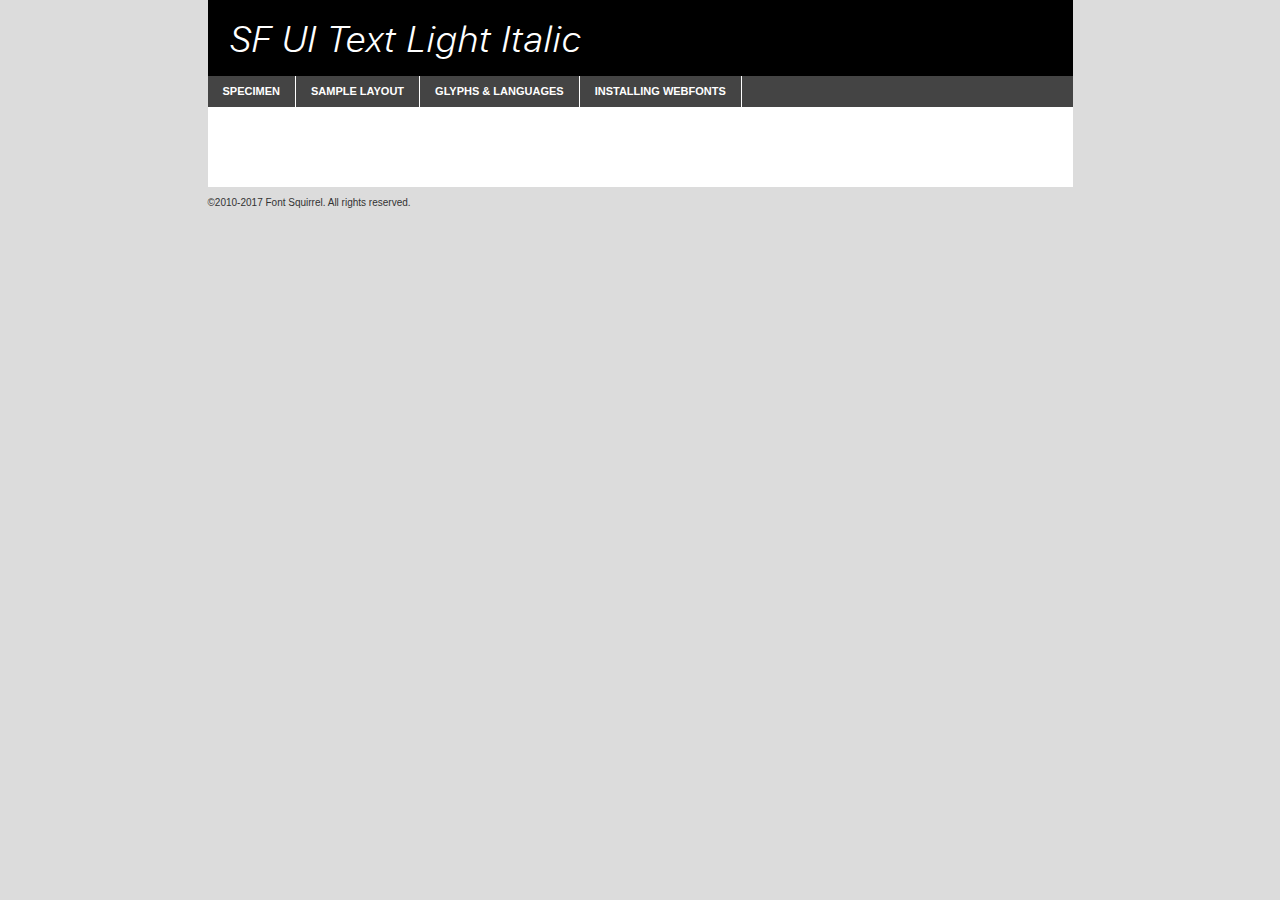
<file: fonts/sf-ui-text-lightitalic-demo.html>
<!DOCTYPE html PUBLIC "-//W3C//DTD XHTML 1.0 Transitional//EN"
	"http://www.w3.org/TR/xhtml1/DTD/xhtml1-transitional.dtd">

<html xmlns="http://www.w3.org/1999/xhtml" xml:lang="en" lang="en">
<head>
	<meta http-equiv="Content-Type" content="text/html; charset=utf-8" />
	<script src="http://ajax.googleapis.com/ajax/libs/jquery/1.7.2/jquery.min.js" type="text/javascript" charset="utf-8"></script>
	<script type="text/javascript">
	(function($){$.fn.easyTabs=function(option){var param=jQuery.extend({fadeSpeed:"fast",defaultContent:1,activeClass:'active'},option);$(this).each(function(){var thisId="#"+this.id;if(param.defaultContent==''){param.defaultContent=1;}
	if(typeof param.defaultContent=="number")
	{var defaultTab=$(thisId+" .tabs li:eq("+(param.defaultContent-1)+") a").attr('href').substr(1);}else{var defaultTab=param.defaultContent;}
	$(thisId+" .tabs li a").each(function(){var tabToHide=$(this).attr('href').substr(1);$("#"+tabToHide).addClass('easytabs-tab-content');});hideAll();changeContent(defaultTab);function hideAll(){$(thisId+" .easytabs-tab-content").hide();}
	function changeContent(tabId){hideAll();$(thisId+" .tabs li").removeClass(param.activeClass);$(thisId+" .tabs li a[href=#"+tabId+"]").closest('li').addClass(param.activeClass);if(param.fadeSpeed!="none")
	{$(thisId+" #"+tabId).fadeIn(param.fadeSpeed);}else{$(thisId+" #"+tabId).show();}}
	$(thisId+" .tabs li").click(function(){var tabId=$(this).find('a').attr('href').substr(1);changeContent(tabId);return false;});});}})(jQuery);
	</script>
	<link rel="stylesheet" href="specimen_files/specimen_stylesheet.css" type="text/css" charset="utf-8" />
	<link rel="stylesheet" href="stylesheet.css" type="text/css" charset="utf-8" />

	<style type="text/css">
					body{
				font-family: 'sf_ui_textlight_italic';
							}
		</style>

	<title>SF UI Text Light Italic Specimen</title>
	
	
	<script type="text/javascript" charset="utf-8">
		$(document).ready(function() {
			$('#container').easyTabs({defaultContent:1});
		});
	</script>
</head>

<body>
<div id="container">
	<div id="header">
		SF UI Text Light Italic	</div>
	<ul class="tabs">
		<li><a href="#specimen">Specimen</a></li>
		<li><a href="#layout">Sample Layout</a></li>
				<li><a href="#glyphs">Glyphs &amp; Languages</a></li>
		<li><a href="#installing">Installing Webfonts</a></li>
		
	</ul>
	
	<div id="main_content">

		
			<div id="specimen">
		
				<div class="section">
					<div class="grid12 firstcol">
						<div class="huge">AaBb</div>
					</div>
				</div>
		
				<div class="section">
					<div class="glyph_range">A&#x200B;B&#x200b;C&#x200b;D&#x200b;E&#x200b;F&#x200b;G&#x200b;H&#x200b;I&#x200b;J&#x200b;K&#x200b;L&#x200b;M&#x200b;N&#x200b;O&#x200b;P&#x200b;Q&#x200b;R&#x200b;S&#x200b;T&#x200b;U&#x200b;V&#x200b;W&#x200b;X&#x200b;Y&#x200b;Z&#x200b;a&#x200b;b&#x200b;c&#x200b;d&#x200b;e&#x200b;f&#x200b;g&#x200b;h&#x200b;i&#x200b;j&#x200b;k&#x200b;l&#x200b;m&#x200b;n&#x200b;o&#x200b;p&#x200b;q&#x200b;r&#x200b;s&#x200b;t&#x200b;u&#x200b;v&#x200b;w&#x200b;x&#x200b;y&#x200b;z&#x200b;1&#x200b;2&#x200b;3&#x200b;4&#x200b;5&#x200b;6&#x200b;7&#x200b;8&#x200b;9&#x200b;0&#x200b;&amp;&#x200b;.&#x200b;,&#x200b;?&#x200b;!&#x200b;&#64;&#x200b;(&#x200b;)&#x200b;#&#x200b;$&#x200b;%&#x200b;*&#x200b;+&#x200b;-&#x200b;=&#x200b;:&#x200b;;</div>
				</div>
				<div class="section">
					<div class="grid12 firstcol">
						<table class="sample_table">
							<tr><td>10</td><td class="size10">abcdefghijklmnopqrstuvwxyzABCDEFGHIJKLMNOPQRSTUVWXYZ0123456789abcdefghijklmnopqrstuvwxyzABCDEFGHIJKLMNOPQRSTUVWXYZ0123456789abcdefghijklmnopqrstuvwxyzABCDEFGHIJKLMNOPQRSTUVWXYZ</td></tr>
							<tr><td>11</td><td class="size11">abcdefghijklmnopqrstuvwxyzABCDEFGHIJKLMNOPQRSTUVWXYZ0123456789abcdefghijklmnopqrstuvwxyzABCDEFGHIJKLMNOPQRSTUVWXYZ0123456789abcdefghijklmnopqrstuvwxyzABCDEFGHIJKLMNOPQRSTUVWXYZ</td></tr>
							<tr><td>12</td><td class="size12">abcdefghijklmnopqrstuvwxyzABCDEFGHIJKLMNOPQRSTUVWXYZ0123456789abcdefghijklmnopqrstuvwxyzABCDEFGHIJKLMNOPQRSTUVWXYZ0123456789abcdefghijklmnopqrstuvwxyzABCDEFGHIJKLMNOPQRSTUVWXYZ</td></tr>
							<tr><td>13</td><td class="size13">abcdefghijklmnopqrstuvwxyzABCDEFGHIJKLMNOPQRSTUVWXYZ0123456789abcdefghijklmnopqrstuvwxyzABCDEFGHIJKLMNOPQRSTUVWXYZ0123456789abcdefghijklmnopqrstuvwxyzABCDEFGHIJKLMNOPQRSTUVWXYZ</td></tr>
							<tr><td>14</td><td class="size14">abcdefghijklmnopqrstuvwxyzABCDEFGHIJKLMNOPQRSTUVWXYZ0123456789abcdefghijklmnopqrstuvwxyzABCDEFGHIJKLMNOPQRSTUVWXYZ0123456789abcdefghijklmnopqrstuvwxyzABCDEFGHIJKLMNOPQRSTUVWXYZ</td></tr>
							<tr><td>16</td><td class="size16">abcdefghijklmnopqrstuvwxyzABCDEFGHIJKLMNOPQRSTUVWXYZ0123456789abcdefghijklmnopqrstuvwxyzABCDEFGHIJKLMNOPQRSTUVWXYZ</td></tr>
							<tr><td>18</td><td class="size18">abcdefghijklmnopqrstuvwxyzABCDEFGHIJKLMNOPQRSTUVWXYZ0123456789abcdefghijklmnopqrstuvwxyzABCDEFGHIJKLMNOPQRSTUVWXYZ</td></tr>
							<tr><td>20</td><td class="size20">abcdefghijklmnopqrstuvwxyzABCDEFGHIJKLMNOPQRSTUVWXYZ0123456789abcdefghijklmnopqrstuvwxyzABCDEFGHIJKLMNOPQRSTUVWXYZ</td></tr>
							<tr><td>24</td><td class="size24">abcdefghijklmnopqrstuvwxyzABCDEFGHIJKLMNOPQRSTUVWXYZ0123456789abcdefghijklmnopqrstuvwxyzABCDEFGHIJKLMNOPQRSTUVWXYZ</td></tr>
							<tr><td>30</td><td class="size30">abcdefghijklmnopqrstuvwxyzABCDEFGHIJKLMNOPQRSTUVWXYZ0123456789abcdefghijklmnopqrstuvwxyzABCDEFGHIJKLMNOPQRSTUVWXYZ</td></tr>
							<tr><td>36</td><td class="size36">abcdefghijklmnopqrstuvwxyzABCDEFGHIJKLMNOPQRSTUVWXYZ0123456789abcdefghijklmnopqrstuvwxyzABCDEFGHIJKLMNOPQRSTUVWXYZ</td></tr>
							<tr><td>48</td><td class="size48">abcdefghijklmnopqrstuvwxyzABCDEFGHIJKLMNOPQRSTUVWXYZ0123456789abcdefghijklmnopqrstuvwxyzABCDEFGHIJKLMNOPQRSTUVWXYZ</td></tr>
							<tr><td>60</td><td class="size60">abcdefghijklmnopqrstuvwxyzABCDEFGHIJKLMNOPQRSTUVWXYZ0123456789abcdefghijklmnopqrstuvwxyzABCDEFGHIJKLMNOPQRSTUVWXYZ</td></tr>
							<tr><td>72</td><td class="size72">abcdefghijklmnopqrstuvwxyzABCDEFGHIJKLMNOPQRSTUVWXYZ0123456789abcdefghijklmnopqrstuvwxyzABCDEFGHIJKLMNOPQRSTUVWXYZ</td></tr>
							<tr><td>90</td><td class="size90">abcdefghijklmnopqrstuvwxyzABCDEFGHIJKLMNOPQRSTUVWXYZ0123456789abcdefghijklmnopqrstuvwxyzABCDEFGHIJKLMNOPQRSTUVWXYZ</td></tr>
						</table>
				
					</div>
			
				</div>
		
		
		
								<div class="section" id="bodycomparison">


										<div id="xheight">
				<div class="fontbody">&#x25FC;&#x25FC;&#x25FC;&#x25FC;&#x25FC;&#x25FC;&#x25FC;&#x25FC;&#x25FC;&#x25FC;&#x25FC;&#x25FC;&#x25FC;&#x25FC;&#x25FC;&#x25FC;&#x25FC;&#x25FC;&#x25FC;&#x25FC;&#x25FC;&#x25FC;&#x25FC;&#x25FC;&#x25FC;&#x25FC;&#x25FC;&#x25FC;&#x25FC;&#x25FC;&#x25FC;&#x25FC;&#x25FC;&#x25FC;&#x25FC;&#x25FC;&#x25FC;&#x25FC;&#x25FC;&#x25FC;&#x25FC;&#x25FC;&#x25FC;&#x25FC;&#x25FC;&#x25FC;&#x25FC;&#x25FC;&#x25FC;&#x25FC;&#x25FC;&#x25FC;&#x25FC;&#x25FC;&#x25FC;&#x25FC;&#x25FC;&#x25FC;&#x25FC;&#x25FC;&#x25FC;&#x25FC;&#x25FC;&#x25FC;&#x25FC;&#x25FC;&#x25FC;&#x25FC;&#x25FC;&#x25FC;&#x25FC;&#x25FC;&#x25FC;&#x25FC;&#x25FC;&#x25FC;&#x25FC;&#x25FC;&#x25FC;&#x25FC;&#x25FC;&#x25FC;&#x25FC;&#x25FC;&#x25FC;&#x25FC;&#x25FC;&#x25FC;&#x25FC;&#x25FC;&#x25FC;&#x25FC;&#x25FC;&#x25FC;&#x25FC;&#x25FC;&#x25FC;&#x25FC;&#x25FC;body</div><div class="arialbody">body</div><div class="verdanabody">body</div><div class="georgiabody">body</div></div>
										<div class="fontbody" style="z-index:1">
											body<span>SF UI Text Light Italic</span>
										</div>
										<div class="arialbody" style="z-index:1">
											body<span>Arial</span>
										</div>
										<div class="verdanabody" style="z-index:1">
											body<span>Verdana</span>
										</div>
										<div class="georgiabody" style="z-index:1">
											body<span>Georgia</span>
										</div>



								</div>
		
		
				<div class="section psample psample_row1" id="">
					
					<div class="grid2 firstcol">
						<p class="size10"><span>10.</span>Aenean lacinia bibendum nulla sed consectetur. Fusce dapibus, tellus ac cursus commodo, tortor mauris condimentum nibh, ut fermentum massa justo sit amet risus. Nullam id dolor id nibh ultricies vehicula ut id elit. Cum sociis natoque penatibus et magnis dis parturient montes, nascetur ridiculus mus. Nulla vitae elit libero, a pharetra augue.</p>
			
					</div>
					<div class="grid3">
						<p class="size11"><span>11.</span>Aenean lacinia bibendum nulla sed consectetur. Fusce dapibus, tellus ac cursus commodo, tortor mauris condimentum nibh, ut fermentum massa justo sit amet risus. Nullam id dolor id nibh ultricies vehicula ut id elit. Cum sociis natoque penatibus et magnis dis parturient montes, nascetur ridiculus mus. Nulla vitae elit libero, a pharetra augue.</p>
			
					</div>
					<div class="grid3">
						<p class="size12"><span>12.</span>Aenean lacinia bibendum nulla sed consectetur. Fusce dapibus, tellus ac cursus commodo, tortor mauris condimentum nibh, ut fermentum massa justo sit amet risus. Nullam id dolor id nibh ultricies vehicula ut id elit. Cum sociis natoque penatibus et magnis dis parturient montes, nascetur ridiculus mus. Nulla vitae elit libero, a pharetra augue.</p>
			
					</div>
					<div class="grid4">
						<p class="size13"><span>13.</span>Aenean lacinia bibendum nulla sed consectetur. Fusce dapibus, tellus ac cursus commodo, tortor mauris condimentum nibh, ut fermentum massa justo sit amet risus. Nullam id dolor id nibh ultricies vehicula ut id elit. Cum sociis natoque penatibus et magnis dis parturient montes, nascetur ridiculus mus. Nulla vitae elit libero, a pharetra augue.</p>
			
					</div>
					<div class="white_blend"></div>
					
				</div>
				<div class="section psample psample_row2" id="">
					<div class="grid3 firstcol">
						<p class="size14"><span>14.</span>Aenean lacinia bibendum nulla sed consectetur. Fusce dapibus, tellus ac cursus commodo, tortor mauris condimentum nibh, ut fermentum massa justo sit amet risus. Nullam id dolor id nibh ultricies vehicula ut id elit. Cum sociis natoque penatibus et magnis dis parturient montes, nascetur ridiculus mus. Nulla vitae elit libero, a pharetra augue.</p>
			
					</div>
					<div class="grid4">
						<p class="size16"><span>16.</span>Aenean lacinia bibendum nulla sed consectetur. Fusce dapibus, tellus ac cursus commodo, tortor mauris condimentum nibh, ut fermentum massa justo sit amet risus. Nullam id dolor id nibh ultricies vehicula ut id elit. Cum sociis natoque penatibus et magnis dis parturient montes, nascetur ridiculus mus. Nulla vitae elit libero, a pharetra augue.</p>
			
					</div>
					<div class="grid5">
						<p class="size18"><span>18.</span>Aenean lacinia bibendum nulla sed consectetur. Fusce dapibus, tellus ac cursus commodo, tortor mauris condimentum nibh, ut fermentum massa justo sit amet risus. Nullam id dolor id nibh ultricies vehicula ut id elit. Cum sociis natoque penatibus et magnis dis parturient montes, nascetur ridiculus mus. Nulla vitae elit libero, a pharetra augue.</p>
			
					</div>

					<div class="white_blend"></div>

				</div>
				
				<div class="section psample psample_row3" id="">
					<div class="grid5 firstcol">
						<p class="size20"><span>20.</span>Aenean lacinia bibendum nulla sed consectetur. Fusce dapibus, tellus ac cursus commodo, tortor mauris condimentum nibh, ut fermentum massa justo sit amet risus. Nullam id dolor id nibh ultricies vehicula ut id elit. Cum sociis natoque penatibus et magnis dis parturient montes, nascetur ridiculus mus. Nulla vitae elit libero, a pharetra augue.</p>
					</div>
					<div class="grid7">
						<p class="size24"><span>24.</span>Aenean lacinia bibendum nulla sed consectetur. Fusce dapibus, tellus ac cursus commodo, tortor mauris condimentum nibh, ut fermentum massa justo sit amet risus. Nullam id dolor id nibh ultricies vehicula ut id elit. Cum sociis natoque penatibus et magnis dis parturient montes, nascetur ridiculus mus. Nulla vitae elit libero, a pharetra augue.</p>
					</div>
					
					<div class="white_blend"></div>
					
				</div>
				
				<div class="section psample psample_row4" id="">
					<div class="grid12 firstcol">
						<p class="size30"><span>30.</span>Aenean lacinia bibendum nulla sed consectetur. Fusce dapibus, tellus ac cursus commodo, tortor mauris condimentum nibh, ut fermentum massa justo sit amet risus. Nullam id dolor id nibh ultricies vehicula ut id elit. Cum sociis natoque penatibus et magnis dis parturient montes, nascetur ridiculus mus. Nulla vitae elit libero, a pharetra augue.</p>
					</div>
					<div class="white_blend"></div>
					
				</div>
				
				
				
				<div class="section psample psample_row1 fullreverse">
					<div class="grid2 firstcol">
						<p class="size10"><span>10.</span>Aenean lacinia bibendum nulla sed consectetur. Fusce dapibus, tellus ac cursus commodo, tortor mauris condimentum nibh, ut fermentum massa justo sit amet risus. Nullam id dolor id nibh ultricies vehicula ut id elit. Cum sociis natoque penatibus et magnis dis parturient montes, nascetur ridiculus mus. Nulla vitae elit libero, a pharetra augue.</p>
			
					</div>
					<div class="grid3">
						<p class="size11"><span>11.</span>Aenean lacinia bibendum nulla sed consectetur. Fusce dapibus, tellus ac cursus commodo, tortor mauris condimentum nibh, ut fermentum massa justo sit amet risus. Nullam id dolor id nibh ultricies vehicula ut id elit. Cum sociis natoque penatibus et magnis dis parturient montes, nascetur ridiculus mus. Nulla vitae elit libero, a pharetra augue.</p>
			
					</div>
					<div class="grid3">
						<p class="size12"><span>12.</span>Aenean lacinia bibendum nulla sed consectetur. Fusce dapibus, tellus ac cursus commodo, tortor mauris condimentum nibh, ut fermentum massa justo sit amet risus. Nullam id dolor id nibh ultricies vehicula ut id elit. Cum sociis natoque penatibus et magnis dis parturient montes, nascetur ridiculus mus. Nulla vitae elit libero, a pharetra augue.</p>
			
					</div>
					<div class="grid4">
						<p class="size13"><span>13.</span>Aenean lacinia bibendum nulla sed consectetur. Fusce dapibus, tellus ac cursus commodo, tortor mauris condimentum nibh, ut fermentum massa justo sit amet risus. Nullam id dolor id nibh ultricies vehicula ut id elit. Cum sociis natoque penatibus et magnis dis parturient montes, nascetur ridiculus mus. Nulla vitae elit libero, a pharetra augue.</p>
			
					</div>
					<div class="black_blend"></div>
					
				</div>
				
				<div class="section psample psample_row2 fullreverse">
					<div class="grid3 firstcol">
						<p class="size14"><span>14.</span>Aenean lacinia bibendum nulla sed consectetur. Fusce dapibus, tellus ac cursus commodo, tortor mauris condimentum nibh, ut fermentum massa justo sit amet risus. Nullam id dolor id nibh ultricies vehicula ut id elit. Cum sociis natoque penatibus et magnis dis parturient montes, nascetur ridiculus mus. Nulla vitae elit libero, a pharetra augue.</p>
			
					</div>
					<div class="grid4">
						<p class="size16"><span>16.</span>Aenean lacinia bibendum nulla sed consectetur. Fusce dapibus, tellus ac cursus commodo, tortor mauris condimentum nibh, ut fermentum massa justo sit amet risus. Nullam id dolor id nibh ultricies vehicula ut id elit. Cum sociis natoque penatibus et magnis dis parturient montes, nascetur ridiculus mus. Nulla vitae elit libero, a pharetra augue.</p>
			
					</div>
					<div class="grid5">
						<p class="size18"><span>18.</span>Aenean lacinia bibendum nulla sed consectetur. Fusce dapibus, tellus ac cursus commodo, tortor mauris condimentum nibh, ut fermentum massa justo sit amet risus. Nullam id dolor id nibh ultricies vehicula ut id elit. Cum sociis natoque penatibus et magnis dis parturient montes, nascetur ridiculus mus. Nulla vitae elit libero, a pharetra augue.</p>
			
					</div>
					<div class="black_blend"></div>

				</div>
				
				<div class="section psample fullreverse psample_row3" id="">
					<div class="grid5 firstcol">
						<p class="size20"><span>20.</span>Aenean lacinia bibendum nulla sed consectetur. Fusce dapibus, tellus ac cursus commodo, tortor mauris condimentum nibh, ut fermentum massa justo sit amet risus. Nullam id dolor id nibh ultricies vehicula ut id elit. Cum sociis natoque penatibus et magnis dis parturient montes, nascetur ridiculus mus. Nulla vitae elit libero, a pharetra augue.</p>
					</div>
					<div class="grid7">
						<p class="size24"><span>24.</span>Aenean lacinia bibendum nulla sed consectetur. Fusce dapibus, tellus ac cursus commodo, tortor mauris condimentum nibh, ut fermentum massa justo sit amet risus. Nullam id dolor id nibh ultricies vehicula ut id elit. Cum sociis natoque penatibus et magnis dis parturient montes, nascetur ridiculus mus. Nulla vitae elit libero, a pharetra augue.</p>
					</div>
					
					<div class="black_blend"></div>
					
				</div>
				
				<div class="section psample fullreverse psample_row4" id="" style="border-bottom: 20px #000 solid;">
					<div class="grid12 firstcol">
						<p class="size30"><span>30.</span>Aenean lacinia bibendum nulla sed consectetur. Fusce dapibus, tellus ac cursus commodo, tortor mauris condimentum nibh, ut fermentum massa justo sit amet risus. Nullam id dolor id nibh ultricies vehicula ut id elit. Cum sociis natoque penatibus et magnis dis parturient montes, nascetur ridiculus mus. Nulla vitae elit libero, a pharetra augue.</p>
					</div>
					<div class="black_blend"></div>
					
				</div>
				
				
				
				
			</div>
			
			<div id="layout">
				
				<div class="section">
					
					<div class="grid12 firstcol">
						<h1>Lorem Ipsum Dolor</h1>
						<h2>Etiam porta sem malesuada magna mollis euismod</h2>
						
						<p class="byline">By <a href="#link">Aenean Lacinia</a></p>
					</div>
				</div>
				<div class="section">
					<div class="grid8 firstcol">
						<p class="large">Donec sed odio dui. Morbi leo risus, porta ac consectetur ac, vestibulum at eros. Fusce dapibus, tellus ac cursus commodo, tortor mauris condimentum nibh, ut fermentum massa justo sit amet risus. </p>

						
						<h3>Pellentesque ornare sem</h3>

						<p>Maecenas sed diam eget risus varius blandit sit amet non magna. Maecenas faucibus mollis interdum. Donec ullamcorper nulla non metus auctor fringilla. Nullam id dolor id nibh ultricies vehicula ut id elit. Nullam id dolor id nibh ultricies vehicula ut id elit. </p>

						<p>Aenean eu leo quam. Pellentesque ornare sem lacinia quam venenatis vestibulum. Lorem ipsum dolor sit amet, consectetur adipiscing elit. Cum sociis natoque penatibus et magnis dis parturient montes, nascetur ridiculus mus. </p>

						<p>Nulla vitae elit libero, a pharetra augue. Praesent commodo cursus magna, vel scelerisque nisl consectetur et. Aenean lacinia bibendum nulla sed consectetur. </p>

						<p>Nullam quis risus eget urna mollis ornare vel eu leo. Nullam quis risus eget urna mollis ornare vel eu leo. Maecenas sed diam eget risus varius blandit sit amet non magna. Donec ullamcorper nulla non metus auctor fringilla. </p>

						<h3>Cras mattis consectetur</h3>

						<p>Aenean eu leo quam. Pellentesque ornare sem lacinia quam venenatis vestibulum. Aenean lacinia bibendum nulla sed consectetur. Integer posuere erat a ante venenatis dapibus posuere velit aliquet. Cras mattis consectetur purus sit amet fermentum. </p>

						<p>Nullam id dolor id nibh ultricies vehicula ut id elit. Nullam quis risus eget urna mollis ornare vel eu leo. Cras mattis consectetur purus sit amet fermentum.</p>
					</div>
					
					<div class="grid4 sidebar">
						
						<div class="box reverse">
							<p class="last">Nullam quis risus eget urna mollis ornare vel eu leo. Donec ullamcorper nulla non metus auctor fringilla. Cras mattis consectetur purus sit amet fermentum. Sed posuere consectetur est at lobortis. Lorem ipsum dolor sit amet, consectetur adipiscing elit. </p>
						</div>
						
						<p class="caption">Maecenas sed diam eget risus varius.</p>

						<p>Vestibulum id ligula porta felis euismod semper. Integer posuere erat a ante venenatis dapibus posuere velit aliquet. Vestibulum id ligula porta felis euismod semper. Sed posuere consectetur est at lobortis. Maecenas sed diam eget risus varius blandit sit amet non magna. Fusce dapibus, tellus ac cursus commodo, tortor mauris condimentum nibh, ut fermentum massa justo sit amet risus. </p>

					

						<p>Duis mollis, est non commodo luctus, nisi erat porttitor ligula, eget lacinia odio sem nec elit. Aenean lacinia bibendum nulla sed consectetur. Vivamus sagittis lacus vel augue laoreet rutrum faucibus dolor auctor. Aenean lacinia bibendum nulla sed consectetur. Nullam quis risus eget urna mollis ornare vel eu leo. </p>

						<p>Praesent commodo cursus magna, vel scelerisque nisl consectetur et. Donec ullamcorper nulla non metus auctor fringilla. Maecenas faucibus mollis interdum. Fusce dapibus, tellus ac cursus commodo, tortor mauris condimentum nibh, ut fermentum massa justo sit amet risus. </p>

					</div>
				</div>
				
			</div>


			



		<div id="glyphs">
			<div class="section">
				<div class="grid12 firstcol">
			
				<h1>Language Support</h1>
				<p>The subset of SF UI Text Light Italic in this kit supports the following languages:<br />
			
					Albanian, Basque, Breton, Chamorro, Danish, Dutch, English, Faroese, Finnish, French, Frisian, Galician, German, Icelandic, Italian, Malagasy, Norwegian, Portuguese, Spanish, Alsatian, Aragonese, Arapaho, Arrernte, Asturian, Aymara, Bislama, Cebuano, Corsican, Fijian, French_creole, Genoese, Gilbertese, Greenlandic, Haitian_creole, Hiligaynon, Hmong, Hopi, Ibanag, Iloko_ilokano, Indonesian, Interglossa_glosa, Interlingua, Irish_gaelic, Jerriais, Lojban, Lombard, Luxembourgeois, Manx, Mohawk, Norfolk_pitcairnese, Occitan, Oromo, Pangasinan, Papiamento, Piedmontese, Potawatomi, Rhaeto-romance, Romansh, Rotokas, Sami_lule, Samoan, Sardinian, Scots_gaelic, Seychelles_creole, Shona, Sicilian, Somali, Southern_ndebele, Swahili, Swati_swazi, Tagalog_filipino_pilipino, Tetum, Tok_pisin, Uyghur_latinized, Volapuk, Walloon, Warlpiri, Xhosa, Yapese, Zulu, Latinbasic, Ubasic, Demo				</p>
				<h1>Glyph Chart</h1>
				<p>The subset of SF UI Text Light Italic in this kit includes all the glyphs listed below. Unicode entities are included above each glyph to help you insert individual characters into your layout.</p>
				<div id="glyph_chart">
			
																				 <div><p>&amp;#13;</p>&#13;</div>
																				 <div><p>&amp;#32;</p>&#32;</div>
																				 <div><p>&amp;#33;</p>&#33;</div>
																				 <div><p>&amp;#34;</p>&#34;</div>
																				 <div><p>&amp;#35;</p>&#35;</div>
																				 <div><p>&amp;#36;</p>&#36;</div>
																				 <div><p>&amp;#37;</p>&#37;</div>
																				 <div><p>&amp;#38;</p>&#38;</div>
																				 <div><p>&amp;#39;</p>&#39;</div>
																				 <div><p>&amp;#40;</p>&#40;</div>
																				 <div><p>&amp;#41;</p>&#41;</div>
																				 <div><p>&amp;#42;</p>&#42;</div>
																				 <div><p>&amp;#43;</p>&#43;</div>
																				 <div><p>&amp;#44;</p>&#44;</div>
																				 <div><p>&amp;#45;</p>&#45;</div>
																				 <div><p>&amp;#46;</p>&#46;</div>
																				 <div><p>&amp;#47;</p>&#47;</div>
																				 <div><p>&amp;#48;</p>&#48;</div>
																				 <div><p>&amp;#49;</p>&#49;</div>
																				 <div><p>&amp;#50;</p>&#50;</div>
																				 <div><p>&amp;#51;</p>&#51;</div>
																				 <div><p>&amp;#52;</p>&#52;</div>
																				 <div><p>&amp;#53;</p>&#53;</div>
																				 <div><p>&amp;#54;</p>&#54;</div>
																				 <div><p>&amp;#55;</p>&#55;</div>
																				 <div><p>&amp;#56;</p>&#56;</div>
																				 <div><p>&amp;#57;</p>&#57;</div>
																				 <div><p>&amp;#58;</p>&#58;</div>
																				 <div><p>&amp;#59;</p>&#59;</div>
																				 <div><p>&amp;#60;</p>&#60;</div>
																				 <div><p>&amp;#61;</p>&#61;</div>
																				 <div><p>&amp;#62;</p>&#62;</div>
																				 <div><p>&amp;#63;</p>&#63;</div>
																				 <div><p>&amp;#64;</p>&#64;</div>
																				 <div><p>&amp;#65;</p>&#65;</div>
																				 <div><p>&amp;#66;</p>&#66;</div>
																				 <div><p>&amp;#67;</p>&#67;</div>
																				 <div><p>&amp;#68;</p>&#68;</div>
																				 <div><p>&amp;#69;</p>&#69;</div>
																				 <div><p>&amp;#70;</p>&#70;</div>
																				 <div><p>&amp;#71;</p>&#71;</div>
																				 <div><p>&amp;#72;</p>&#72;</div>
																				 <div><p>&amp;#73;</p>&#73;</div>
																				 <div><p>&amp;#74;</p>&#74;</div>
																				 <div><p>&amp;#75;</p>&#75;</div>
																				 <div><p>&amp;#76;</p>&#76;</div>
																				 <div><p>&amp;#77;</p>&#77;</div>
																				 <div><p>&amp;#78;</p>&#78;</div>
																				 <div><p>&amp;#79;</p>&#79;</div>
																				 <div><p>&amp;#80;</p>&#80;</div>
																				 <div><p>&amp;#81;</p>&#81;</div>
																				 <div><p>&amp;#82;</p>&#82;</div>
																				 <div><p>&amp;#83;</p>&#83;</div>
																				 <div><p>&amp;#84;</p>&#84;</div>
																				 <div><p>&amp;#85;</p>&#85;</div>
																				 <div><p>&amp;#86;</p>&#86;</div>
																				 <div><p>&amp;#87;</p>&#87;</div>
																				 <div><p>&amp;#88;</p>&#88;</div>
																				 <div><p>&amp;#89;</p>&#89;</div>
																				 <div><p>&amp;#90;</p>&#90;</div>
																				 <div><p>&amp;#91;</p>&#91;</div>
																				 <div><p>&amp;#92;</p>&#92;</div>
																				 <div><p>&amp;#93;</p>&#93;</div>
																				 <div><p>&amp;#94;</p>&#94;</div>
																				 <div><p>&amp;#95;</p>&#95;</div>
																				 <div><p>&amp;#96;</p>&#96;</div>
																				 <div><p>&amp;#97;</p>&#97;</div>
																				 <div><p>&amp;#98;</p>&#98;</div>
																				 <div><p>&amp;#99;</p>&#99;</div>
																				 <div><p>&amp;#100;</p>&#100;</div>
																				 <div><p>&amp;#101;</p>&#101;</div>
																				 <div><p>&amp;#102;</p>&#102;</div>
																				 <div><p>&amp;#103;</p>&#103;</div>
																				 <div><p>&amp;#104;</p>&#104;</div>
																				 <div><p>&amp;#105;</p>&#105;</div>
																				 <div><p>&amp;#106;</p>&#106;</div>
																				 <div><p>&amp;#107;</p>&#107;</div>
																				 <div><p>&amp;#108;</p>&#108;</div>
																				 <div><p>&amp;#109;</p>&#109;</div>
																				 <div><p>&amp;#110;</p>&#110;</div>
																				 <div><p>&amp;#111;</p>&#111;</div>
																				 <div><p>&amp;#112;</p>&#112;</div>
																				 <div><p>&amp;#113;</p>&#113;</div>
																				 <div><p>&amp;#114;</p>&#114;</div>
																				 <div><p>&amp;#115;</p>&#115;</div>
																				 <div><p>&amp;#116;</p>&#116;</div>
																				 <div><p>&amp;#117;</p>&#117;</div>
																				 <div><p>&amp;#118;</p>&#118;</div>
																				 <div><p>&amp;#119;</p>&#119;</div>
																				 <div><p>&amp;#120;</p>&#120;</div>
																				 <div><p>&amp;#121;</p>&#121;</div>
																				 <div><p>&amp;#122;</p>&#122;</div>
																				 <div><p>&amp;#123;</p>&#123;</div>
																				 <div><p>&amp;#124;</p>&#124;</div>
																				 <div><p>&amp;#125;</p>&#125;</div>
																				 <div><p>&amp;#126;</p>&#126;</div>
																				 <div><p>&amp;#160;</p>&#160;</div>
																				 <div><p>&amp;#161;</p>&#161;</div>
																				 <div><p>&amp;#162;</p>&#162;</div>
																				 <div><p>&amp;#163;</p>&#163;</div>
																				 <div><p>&amp;#164;</p>&#164;</div>
																				 <div><p>&amp;#165;</p>&#165;</div>
																				 <div><p>&amp;#166;</p>&#166;</div>
																				 <div><p>&amp;#167;</p>&#167;</div>
																				 <div><p>&amp;#168;</p>&#168;</div>
																				 <div><p>&amp;#169;</p>&#169;</div>
																				 <div><p>&amp;#170;</p>&#170;</div>
																				 <div><p>&amp;#171;</p>&#171;</div>
																				 <div><p>&amp;#172;</p>&#172;</div>
																				 <div><p>&amp;#173;</p>&#173;</div>
																				 <div><p>&amp;#174;</p>&#174;</div>
																				 <div><p>&amp;#175;</p>&#175;</div>
																				 <div><p>&amp;#176;</p>&#176;</div>
																				 <div><p>&amp;#177;</p>&#177;</div>
																				 <div><p>&amp;#178;</p>&#178;</div>
																				 <div><p>&amp;#179;</p>&#179;</div>
																				 <div><p>&amp;#180;</p>&#180;</div>
																				 <div><p>&amp;#182;</p>&#182;</div>
																				 <div><p>&amp;#183;</p>&#183;</div>
																				 <div><p>&amp;#184;</p>&#184;</div>
																				 <div><p>&amp;#185;</p>&#185;</div>
																				 <div><p>&amp;#186;</p>&#186;</div>
																				 <div><p>&amp;#187;</p>&#187;</div>
																				 <div><p>&amp;#188;</p>&#188;</div>
																				 <div><p>&amp;#189;</p>&#189;</div>
																				 <div><p>&amp;#190;</p>&#190;</div>
																				 <div><p>&amp;#191;</p>&#191;</div>
																				 <div><p>&amp;#192;</p>&#192;</div>
																				 <div><p>&amp;#193;</p>&#193;</div>
																				 <div><p>&amp;#194;</p>&#194;</div>
																				 <div><p>&amp;#195;</p>&#195;</div>
																				 <div><p>&amp;#196;</p>&#196;</div>
																				 <div><p>&amp;#197;</p>&#197;</div>
																				 <div><p>&amp;#198;</p>&#198;</div>
																				 <div><p>&amp;#199;</p>&#199;</div>
																				 <div><p>&amp;#200;</p>&#200;</div>
																				 <div><p>&amp;#201;</p>&#201;</div>
																				 <div><p>&amp;#202;</p>&#202;</div>
																				 <div><p>&amp;#203;</p>&#203;</div>
																				 <div><p>&amp;#204;</p>&#204;</div>
																				 <div><p>&amp;#205;</p>&#205;</div>
																				 <div><p>&amp;#206;</p>&#206;</div>
																				 <div><p>&amp;#207;</p>&#207;</div>
																				 <div><p>&amp;#208;</p>&#208;</div>
																				 <div><p>&amp;#209;</p>&#209;</div>
																				 <div><p>&amp;#210;</p>&#210;</div>
																				 <div><p>&amp;#211;</p>&#211;</div>
																				 <div><p>&amp;#212;</p>&#212;</div>
																				 <div><p>&amp;#213;</p>&#213;</div>
																				 <div><p>&amp;#214;</p>&#214;</div>
																				 <div><p>&amp;#215;</p>&#215;</div>
																				 <div><p>&amp;#216;</p>&#216;</div>
																				 <div><p>&amp;#217;</p>&#217;</div>
																				 <div><p>&amp;#218;</p>&#218;</div>
																				 <div><p>&amp;#219;</p>&#219;</div>
																				 <div><p>&amp;#220;</p>&#220;</div>
																				 <div><p>&amp;#221;</p>&#221;</div>
																				 <div><p>&amp;#222;</p>&#222;</div>
																				 <div><p>&amp;#223;</p>&#223;</div>
																				 <div><p>&amp;#224;</p>&#224;</div>
																				 <div><p>&amp;#225;</p>&#225;</div>
																				 <div><p>&amp;#226;</p>&#226;</div>
																				 <div><p>&amp;#227;</p>&#227;</div>
																				 <div><p>&amp;#228;</p>&#228;</div>
																				 <div><p>&amp;#229;</p>&#229;</div>
																				 <div><p>&amp;#230;</p>&#230;</div>
																				 <div><p>&amp;#231;</p>&#231;</div>
																				 <div><p>&amp;#232;</p>&#232;</div>
																				 <div><p>&amp;#233;</p>&#233;</div>
																				 <div><p>&amp;#234;</p>&#234;</div>
																				 <div><p>&amp;#235;</p>&#235;</div>
																				 <div><p>&amp;#236;</p>&#236;</div>
																				 <div><p>&amp;#237;</p>&#237;</div>
																				 <div><p>&amp;#238;</p>&#238;</div>
																				 <div><p>&amp;#239;</p>&#239;</div>
																				 <div><p>&amp;#240;</p>&#240;</div>
																				 <div><p>&amp;#241;</p>&#241;</div>
																				 <div><p>&amp;#242;</p>&#242;</div>
																				 <div><p>&amp;#243;</p>&#243;</div>
																				 <div><p>&amp;#244;</p>&#244;</div>
																				 <div><p>&amp;#245;</p>&#245;</div>
																				 <div><p>&amp;#246;</p>&#246;</div>
																				 <div><p>&amp;#247;</p>&#247;</div>
																				 <div><p>&amp;#248;</p>&#248;</div>
																				 <div><p>&amp;#249;</p>&#249;</div>
																				 <div><p>&amp;#250;</p>&#250;</div>
																				 <div><p>&amp;#251;</p>&#251;</div>
																				 <div><p>&amp;#252;</p>&#252;</div>
																				 <div><p>&amp;#253;</p>&#253;</div>
																				 <div><p>&amp;#254;</p>&#254;</div>
																				 <div><p>&amp;#255;</p>&#255;</div>
																				 <div><p>&amp;#338;</p>&#338;</div>
																				 <div><p>&amp;#339;</p>&#339;</div>
																				 <div><p>&amp;#376;</p>&#376;</div>
																				 <div><p>&amp;#710;</p>&#710;</div>
																				 <div><p>&amp;#732;</p>&#732;</div>
																				 <div><p>&amp;#8192;</p>&#8192;</div>
																				 <div><p>&amp;#8193;</p>&#8193;</div>
																				 <div><p>&amp;#8194;</p>&#8194;</div>
																				 <div><p>&amp;#8195;</p>&#8195;</div>
																				 <div><p>&amp;#8196;</p>&#8196;</div>
																				 <div><p>&amp;#8197;</p>&#8197;</div>
																				 <div><p>&amp;#8198;</p>&#8198;</div>
																				 <div><p>&amp;#8199;</p>&#8199;</div>
																				 <div><p>&amp;#8200;</p>&#8200;</div>
																				 <div><p>&amp;#8201;</p>&#8201;</div>
																				 <div><p>&amp;#8202;</p>&#8202;</div>
																				 <div><p>&amp;#8208;</p>&#8208;</div>
																				 <div><p>&amp;#8209;</p>&#8209;</div>
																				 <div><p>&amp;#8210;</p>&#8210;</div>
																				 <div><p>&amp;#8211;</p>&#8211;</div>
																				 <div><p>&amp;#8212;</p>&#8212;</div>
																				 <div><p>&amp;#8216;</p>&#8216;</div>
																				 <div><p>&amp;#8217;</p>&#8217;</div>
																				 <div><p>&amp;#8218;</p>&#8218;</div>
																				 <div><p>&amp;#8220;</p>&#8220;</div>
																				 <div><p>&amp;#8221;</p>&#8221;</div>
																				 <div><p>&amp;#8222;</p>&#8222;</div>
																				 <div><p>&amp;#8226;</p>&#8226;</div>
																				 <div><p>&amp;#8230;</p>&#8230;</div>
																				 <div><p>&amp;#8239;</p>&#8239;</div>
																				 <div><p>&amp;#8249;</p>&#8249;</div>
																				 <div><p>&amp;#8250;</p>&#8250;</div>
																				 <div><p>&amp;#8287;</p>&#8287;</div>
																				 <div><p>&amp;#8364;</p>&#8364;</div>
																				 <div><p>&amp;#8482;</p>&#8482;</div>
																				 <div><p>&amp;#9724;</p>&#9724;</div>
																				 <div><p>&amp;#64257;</p>&#64257;</div>
																				 <div><p>&amp;#64258;</p>&#64258;</div>
																																						</div>	
				</div>
		
		
			</div>
		</div>
		
		
		<div id="specs">
			
		</div>
	
		<div id="installing">
			<div class="section">
				<div class="grid7 firstcol">
					<h1>Installing Webfonts</h1>
					
					<p>Webfonts are supported by all major browser platforms but not all in the same way. There are currently four different font formats that must be included in order to target all browsers. This includes TTF, WOFF, EOT and SVG.</p>
					
					<h2>1. Upload your webfonts</h2>
					<p>You must upload your webfont kit to your website. They should be in or near the same directory as your CSS files.</p>
					
					<h2>2. Include the webfont stylesheet</h2>
					<p>A special CSS @font-face declaration helps the various browsers select the appropriate font it needs without causing you a bunch of headaches. Learn more about this syntax by reading the <a href="https://www.fontspring.com/blog/further-hardening-of-the-bulletproof-syntax">Fontspring blog post</a> about it. The code for it is as follows:</p>


<code>
@font-face{ 
	font-family: 'MyWebFont';
	src: url('WebFont.eot');
	src: url('WebFont.eot?#iefix') format('embedded-opentype'),
	     url('WebFont.woff') format('woff'),
	     url('WebFont.ttf') format('truetype'),
	     url('WebFont.svg#webfont') format('svg');
}
</code>

	<p>We've already gone ahead and generated the code for you. All you have to do is link to the stylesheet in your HTML, like this:</p>
	<code>&lt;link rel=&quot;stylesheet&quot; href=&quot;stylesheet.css&quot; type=&quot;text/css&quot; charset=&quot;utf-8&quot; /&gt;</code>

					<h2>3. Modify your own stylesheet</h2>
					<p>To take advantage of your new fonts, you must tell your stylesheet to use them. Look at the original @font-face declaration above and find the property called "font-family." The name linked there will be what you use to reference the font. Prepend that webfont name to the font stack in the "font-family" property, inside the selector you want to change. For example:</p>
<code>p { font-family: 'WebFont', Arial, sans-serif; }</code>

<h2>4. Test</h2>
<p>Getting webfonts to work cross-browser <em>can</em> be tricky. Use the information in the sidebar to help you if you find that fonts aren't loading in a particular browser.</p>
				</div>
				
				<div class="grid5 sidebar">
					<div class="box">
						<h2>Troubleshooting<br />Font-Face Problems</h2>
						<p>Having trouble getting your webfonts to load in your new website? Here are some tips to sort out what might be the problem.</p>

						<h3>Fonts not showing in any browser</h3>

						<p>This sounds like you need to work on the plumbing. You either did not upload the fonts to the correct directory, or you did not link the fonts properly in the CSS. If you've confirmed that all this is correct and you still have a problem, take a look at your .htaccess file and see if requests are getting intercepted.</p>

						<h3>Fonts not loading in iPhone or iPad</h3>

						<p>The most common problem here is that you are serving the fonts from an IIS server. IIS refuses to serve files that have unknown MIME types. If that is the case, you must set the MIME type for SVG to "image/svg+xml" in the server settings. Follow these instructions from Microsoft if you need help.</p>

						<h3>Fonts not loading in Firefox</h3>

						<p>The primary reason for this failure? You are still using a version Firefox older than 3.5. So upgrade already! If that isn't it, then you are very likely serving fonts from a different domain. Firefox requires that all font assets be served from the same domain. Lastly it is possible that you need to add WOFF to your list of MIME types (if you are serving via IIS.)</p>

						<h3>Fonts not loading in IE</h3>

						<p>Are you looking at Internet Explorer on an actual Windows machine or are you cheating by using a service like Adobe BrowserLab? Many of these screenshot services do not render @font-face for IE. Best to test it on a real machine.</p>

						<h3>Fonts not loading in IE9</h3>

						<p>IE9, like Firefox, requires that fonts be served from the same domain as the website. Make sure that is the case.</p>
					</div>
				</div>
			</div>
			
		</div>
	
	</div>
	<div id="footer">
		<p>&copy;2010-2017 Font Squirrel. All rights reserved.</p>
	</div>
</div>
</body>
</html>
</file>
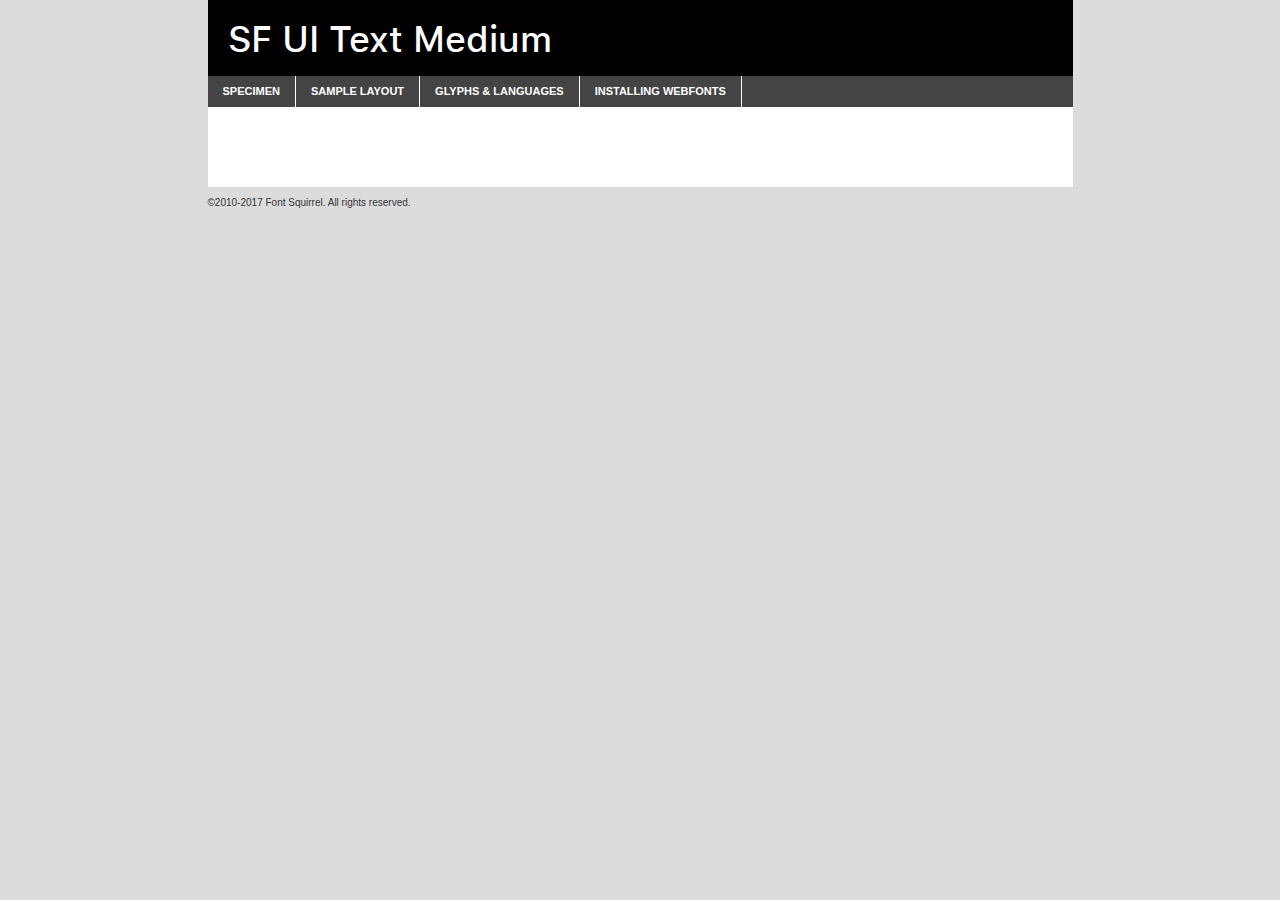
<file: fonts/sf-ui-text-medium-demo.html>
<!DOCTYPE html PUBLIC "-//W3C//DTD XHTML 1.0 Transitional//EN"
	"http://www.w3.org/TR/xhtml1/DTD/xhtml1-transitional.dtd">

<html xmlns="http://www.w3.org/1999/xhtml" xml:lang="en" lang="en">
<head>
	<meta http-equiv="Content-Type" content="text/html; charset=utf-8" />
	<script src="http://ajax.googleapis.com/ajax/libs/jquery/1.7.2/jquery.min.js" type="text/javascript" charset="utf-8"></script>
	<script type="text/javascript">
	(function($){$.fn.easyTabs=function(option){var param=jQuery.extend({fadeSpeed:"fast",defaultContent:1,activeClass:'active'},option);$(this).each(function(){var thisId="#"+this.id;if(param.defaultContent==''){param.defaultContent=1;}
	if(typeof param.defaultContent=="number")
	{var defaultTab=$(thisId+" .tabs li:eq("+(param.defaultContent-1)+") a").attr('href').substr(1);}else{var defaultTab=param.defaultContent;}
	$(thisId+" .tabs li a").each(function(){var tabToHide=$(this).attr('href').substr(1);$("#"+tabToHide).addClass('easytabs-tab-content');});hideAll();changeContent(defaultTab);function hideAll(){$(thisId+" .easytabs-tab-content").hide();}
	function changeContent(tabId){hideAll();$(thisId+" .tabs li").removeClass(param.activeClass);$(thisId+" .tabs li a[href=#"+tabId+"]").closest('li').addClass(param.activeClass);if(param.fadeSpeed!="none")
	{$(thisId+" #"+tabId).fadeIn(param.fadeSpeed);}else{$(thisId+" #"+tabId).show();}}
	$(thisId+" .tabs li").click(function(){var tabId=$(this).find('a').attr('href').substr(1);changeContent(tabId);return false;});});}})(jQuery);
	</script>
	<link rel="stylesheet" href="specimen_files/specimen_stylesheet.css" type="text/css" charset="utf-8" />
	<link rel="stylesheet" href="stylesheet.css" type="text/css" charset="utf-8" />

	<style type="text/css">
					body{
				font-family: 'sf_ui_textmedium';
							}
		</style>

	<title>SF UI Text Medium Specimen</title>
	
	
	<script type="text/javascript" charset="utf-8">
		$(document).ready(function() {
			$('#container').easyTabs({defaultContent:1});
		});
	</script>
</head>

<body>
<div id="container">
	<div id="header">
		SF UI Text Medium	</div>
	<ul class="tabs">
		<li><a href="#specimen">Specimen</a></li>
		<li><a href="#layout">Sample Layout</a></li>
				<li><a href="#glyphs">Glyphs &amp; Languages</a></li>
		<li><a href="#installing">Installing Webfonts</a></li>
		
	</ul>
	
	<div id="main_content">

		
			<div id="specimen">
		
				<div class="section">
					<div class="grid12 firstcol">
						<div class="huge">AaBb</div>
					</div>
				</div>
		
				<div class="section">
					<div class="glyph_range">A&#x200B;B&#x200b;C&#x200b;D&#x200b;E&#x200b;F&#x200b;G&#x200b;H&#x200b;I&#x200b;J&#x200b;K&#x200b;L&#x200b;M&#x200b;N&#x200b;O&#x200b;P&#x200b;Q&#x200b;R&#x200b;S&#x200b;T&#x200b;U&#x200b;V&#x200b;W&#x200b;X&#x200b;Y&#x200b;Z&#x200b;a&#x200b;b&#x200b;c&#x200b;d&#x200b;e&#x200b;f&#x200b;g&#x200b;h&#x200b;i&#x200b;j&#x200b;k&#x200b;l&#x200b;m&#x200b;n&#x200b;o&#x200b;p&#x200b;q&#x200b;r&#x200b;s&#x200b;t&#x200b;u&#x200b;v&#x200b;w&#x200b;x&#x200b;y&#x200b;z&#x200b;1&#x200b;2&#x200b;3&#x200b;4&#x200b;5&#x200b;6&#x200b;7&#x200b;8&#x200b;9&#x200b;0&#x200b;&amp;&#x200b;.&#x200b;,&#x200b;?&#x200b;!&#x200b;&#64;&#x200b;(&#x200b;)&#x200b;#&#x200b;$&#x200b;%&#x200b;*&#x200b;+&#x200b;-&#x200b;=&#x200b;:&#x200b;;</div>
				</div>
				<div class="section">
					<div class="grid12 firstcol">
						<table class="sample_table">
							<tr><td>10</td><td class="size10">abcdefghijklmnopqrstuvwxyzABCDEFGHIJKLMNOPQRSTUVWXYZ0123456789abcdefghijklmnopqrstuvwxyzABCDEFGHIJKLMNOPQRSTUVWXYZ0123456789abcdefghijklmnopqrstuvwxyzABCDEFGHIJKLMNOPQRSTUVWXYZ</td></tr>
							<tr><td>11</td><td class="size11">abcdefghijklmnopqrstuvwxyzABCDEFGHIJKLMNOPQRSTUVWXYZ0123456789abcdefghijklmnopqrstuvwxyzABCDEFGHIJKLMNOPQRSTUVWXYZ0123456789abcdefghijklmnopqrstuvwxyzABCDEFGHIJKLMNOPQRSTUVWXYZ</td></tr>
							<tr><td>12</td><td class="size12">abcdefghijklmnopqrstuvwxyzABCDEFGHIJKLMNOPQRSTUVWXYZ0123456789abcdefghijklmnopqrstuvwxyzABCDEFGHIJKLMNOPQRSTUVWXYZ0123456789abcdefghijklmnopqrstuvwxyzABCDEFGHIJKLMNOPQRSTUVWXYZ</td></tr>
							<tr><td>13</td><td class="size13">abcdefghijklmnopqrstuvwxyzABCDEFGHIJKLMNOPQRSTUVWXYZ0123456789abcdefghijklmnopqrstuvwxyzABCDEFGHIJKLMNOPQRSTUVWXYZ0123456789abcdefghijklmnopqrstuvwxyzABCDEFGHIJKLMNOPQRSTUVWXYZ</td></tr>
							<tr><td>14</td><td class="size14">abcdefghijklmnopqrstuvwxyzABCDEFGHIJKLMNOPQRSTUVWXYZ0123456789abcdefghijklmnopqrstuvwxyzABCDEFGHIJKLMNOPQRSTUVWXYZ0123456789abcdefghijklmnopqrstuvwxyzABCDEFGHIJKLMNOPQRSTUVWXYZ</td></tr>
							<tr><td>16</td><td class="size16">abcdefghijklmnopqrstuvwxyzABCDEFGHIJKLMNOPQRSTUVWXYZ0123456789abcdefghijklmnopqrstuvwxyzABCDEFGHIJKLMNOPQRSTUVWXYZ</td></tr>
							<tr><td>18</td><td class="size18">abcdefghijklmnopqrstuvwxyzABCDEFGHIJKLMNOPQRSTUVWXYZ0123456789abcdefghijklmnopqrstuvwxyzABCDEFGHIJKLMNOPQRSTUVWXYZ</td></tr>
							<tr><td>20</td><td class="size20">abcdefghijklmnopqrstuvwxyzABCDEFGHIJKLMNOPQRSTUVWXYZ0123456789abcdefghijklmnopqrstuvwxyzABCDEFGHIJKLMNOPQRSTUVWXYZ</td></tr>
							<tr><td>24</td><td class="size24">abcdefghijklmnopqrstuvwxyzABCDEFGHIJKLMNOPQRSTUVWXYZ0123456789abcdefghijklmnopqrstuvwxyzABCDEFGHIJKLMNOPQRSTUVWXYZ</td></tr>
							<tr><td>30</td><td class="size30">abcdefghijklmnopqrstuvwxyzABCDEFGHIJKLMNOPQRSTUVWXYZ0123456789abcdefghijklmnopqrstuvwxyzABCDEFGHIJKLMNOPQRSTUVWXYZ</td></tr>
							<tr><td>36</td><td class="size36">abcdefghijklmnopqrstuvwxyzABCDEFGHIJKLMNOPQRSTUVWXYZ0123456789abcdefghijklmnopqrstuvwxyzABCDEFGHIJKLMNOPQRSTUVWXYZ</td></tr>
							<tr><td>48</td><td class="size48">abcdefghijklmnopqrstuvwxyzABCDEFGHIJKLMNOPQRSTUVWXYZ0123456789abcdefghijklmnopqrstuvwxyzABCDEFGHIJKLMNOPQRSTUVWXYZ</td></tr>
							<tr><td>60</td><td class="size60">abcdefghijklmnopqrstuvwxyzABCDEFGHIJKLMNOPQRSTUVWXYZ0123456789abcdefghijklmnopqrstuvwxyzABCDEFGHIJKLMNOPQRSTUVWXYZ</td></tr>
							<tr><td>72</td><td class="size72">abcdefghijklmnopqrstuvwxyzABCDEFGHIJKLMNOPQRSTUVWXYZ0123456789abcdefghijklmnopqrstuvwxyzABCDEFGHIJKLMNOPQRSTUVWXYZ</td></tr>
							<tr><td>90</td><td class="size90">abcdefghijklmnopqrstuvwxyzABCDEFGHIJKLMNOPQRSTUVWXYZ0123456789abcdefghijklmnopqrstuvwxyzABCDEFGHIJKLMNOPQRSTUVWXYZ</td></tr>
						</table>
				
					</div>
			
				</div>
		
		
		
								<div class="section" id="bodycomparison">


										<div id="xheight">
				<div class="fontbody">&#x25FC;&#x25FC;&#x25FC;&#x25FC;&#x25FC;&#x25FC;&#x25FC;&#x25FC;&#x25FC;&#x25FC;&#x25FC;&#x25FC;&#x25FC;&#x25FC;&#x25FC;&#x25FC;&#x25FC;&#x25FC;&#x25FC;&#x25FC;&#x25FC;&#x25FC;&#x25FC;&#x25FC;&#x25FC;&#x25FC;&#x25FC;&#x25FC;&#x25FC;&#x25FC;&#x25FC;&#x25FC;&#x25FC;&#x25FC;&#x25FC;&#x25FC;&#x25FC;&#x25FC;&#x25FC;&#x25FC;&#x25FC;&#x25FC;&#x25FC;&#x25FC;&#x25FC;&#x25FC;&#x25FC;&#x25FC;&#x25FC;&#x25FC;&#x25FC;&#x25FC;&#x25FC;&#x25FC;&#x25FC;&#x25FC;&#x25FC;&#x25FC;&#x25FC;&#x25FC;&#x25FC;&#x25FC;&#x25FC;&#x25FC;&#x25FC;&#x25FC;&#x25FC;&#x25FC;&#x25FC;&#x25FC;&#x25FC;&#x25FC;&#x25FC;&#x25FC;&#x25FC;&#x25FC;&#x25FC;&#x25FC;&#x25FC;&#x25FC;&#x25FC;&#x25FC;&#x25FC;&#x25FC;&#x25FC;&#x25FC;&#x25FC;&#x25FC;&#x25FC;&#x25FC;&#x25FC;&#x25FC;&#x25FC;&#x25FC;&#x25FC;&#x25FC;&#x25FC;&#x25FC;&#x25FC;body</div><div class="arialbody">body</div><div class="verdanabody">body</div><div class="georgiabody">body</div></div>
										<div class="fontbody" style="z-index:1">
											body<span>SF UI Text Medium</span>
										</div>
										<div class="arialbody" style="z-index:1">
											body<span>Arial</span>
										</div>
										<div class="verdanabody" style="z-index:1">
											body<span>Verdana</span>
										</div>
										<div class="georgiabody" style="z-index:1">
											body<span>Georgia</span>
										</div>



								</div>
		
		
				<div class="section psample psample_row1" id="">
					
					<div class="grid2 firstcol">
						<p class="size10"><span>10.</span>Aenean lacinia bibendum nulla sed consectetur. Fusce dapibus, tellus ac cursus commodo, tortor mauris condimentum nibh, ut fermentum massa justo sit amet risus. Nullam id dolor id nibh ultricies vehicula ut id elit. Cum sociis natoque penatibus et magnis dis parturient montes, nascetur ridiculus mus. Nulla vitae elit libero, a pharetra augue.</p>
			
					</div>
					<div class="grid3">
						<p class="size11"><span>11.</span>Aenean lacinia bibendum nulla sed consectetur. Fusce dapibus, tellus ac cursus commodo, tortor mauris condimentum nibh, ut fermentum massa justo sit amet risus. Nullam id dolor id nibh ultricies vehicula ut id elit. Cum sociis natoque penatibus et magnis dis parturient montes, nascetur ridiculus mus. Nulla vitae elit libero, a pharetra augue.</p>
			
					</div>
					<div class="grid3">
						<p class="size12"><span>12.</span>Aenean lacinia bibendum nulla sed consectetur. Fusce dapibus, tellus ac cursus commodo, tortor mauris condimentum nibh, ut fermentum massa justo sit amet risus. Nullam id dolor id nibh ultricies vehicula ut id elit. Cum sociis natoque penatibus et magnis dis parturient montes, nascetur ridiculus mus. Nulla vitae elit libero, a pharetra augue.</p>
			
					</div>
					<div class="grid4">
						<p class="size13"><span>13.</span>Aenean lacinia bibendum nulla sed consectetur. Fusce dapibus, tellus ac cursus commodo, tortor mauris condimentum nibh, ut fermentum massa justo sit amet risus. Nullam id dolor id nibh ultricies vehicula ut id elit. Cum sociis natoque penatibus et magnis dis parturient montes, nascetur ridiculus mus. Nulla vitae elit libero, a pharetra augue.</p>
			
					</div>
					<div class="white_blend"></div>
					
				</div>
				<div class="section psample psample_row2" id="">
					<div class="grid3 firstcol">
						<p class="size14"><span>14.</span>Aenean lacinia bibendum nulla sed consectetur. Fusce dapibus, tellus ac cursus commodo, tortor mauris condimentum nibh, ut fermentum massa justo sit amet risus. Nullam id dolor id nibh ultricies vehicula ut id elit. Cum sociis natoque penatibus et magnis dis parturient montes, nascetur ridiculus mus. Nulla vitae elit libero, a pharetra augue.</p>
			
					</div>
					<div class="grid4">
						<p class="size16"><span>16.</span>Aenean lacinia bibendum nulla sed consectetur. Fusce dapibus, tellus ac cursus commodo, tortor mauris condimentum nibh, ut fermentum massa justo sit amet risus. Nullam id dolor id nibh ultricies vehicula ut id elit. Cum sociis natoque penatibus et magnis dis parturient montes, nascetur ridiculus mus. Nulla vitae elit libero, a pharetra augue.</p>
			
					</div>
					<div class="grid5">
						<p class="size18"><span>18.</span>Aenean lacinia bibendum nulla sed consectetur. Fusce dapibus, tellus ac cursus commodo, tortor mauris condimentum nibh, ut fermentum massa justo sit amet risus. Nullam id dolor id nibh ultricies vehicula ut id elit. Cum sociis natoque penatibus et magnis dis parturient montes, nascetur ridiculus mus. Nulla vitae elit libero, a pharetra augue.</p>
			
					</div>

					<div class="white_blend"></div>

				</div>
				
				<div class="section psample psample_row3" id="">
					<div class="grid5 firstcol">
						<p class="size20"><span>20.</span>Aenean lacinia bibendum nulla sed consectetur. Fusce dapibus, tellus ac cursus commodo, tortor mauris condimentum nibh, ut fermentum massa justo sit amet risus. Nullam id dolor id nibh ultricies vehicula ut id elit. Cum sociis natoque penatibus et magnis dis parturient montes, nascetur ridiculus mus. Nulla vitae elit libero, a pharetra augue.</p>
					</div>
					<div class="grid7">
						<p class="size24"><span>24.</span>Aenean lacinia bibendum nulla sed consectetur. Fusce dapibus, tellus ac cursus commodo, tortor mauris condimentum nibh, ut fermentum massa justo sit amet risus. Nullam id dolor id nibh ultricies vehicula ut id elit. Cum sociis natoque penatibus et magnis dis parturient montes, nascetur ridiculus mus. Nulla vitae elit libero, a pharetra augue.</p>
					</div>
					
					<div class="white_blend"></div>
					
				</div>
				
				<div class="section psample psample_row4" id="">
					<div class="grid12 firstcol">
						<p class="size30"><span>30.</span>Aenean lacinia bibendum nulla sed consectetur. Fusce dapibus, tellus ac cursus commodo, tortor mauris condimentum nibh, ut fermentum massa justo sit amet risus. Nullam id dolor id nibh ultricies vehicula ut id elit. Cum sociis natoque penatibus et magnis dis parturient montes, nascetur ridiculus mus. Nulla vitae elit libero, a pharetra augue.</p>
					</div>
					<div class="white_blend"></div>
					
				</div>
				
				
				
				<div class="section psample psample_row1 fullreverse">
					<div class="grid2 firstcol">
						<p class="size10"><span>10.</span>Aenean lacinia bibendum nulla sed consectetur. Fusce dapibus, tellus ac cursus commodo, tortor mauris condimentum nibh, ut fermentum massa justo sit amet risus. Nullam id dolor id nibh ultricies vehicula ut id elit. Cum sociis natoque penatibus et magnis dis parturient montes, nascetur ridiculus mus. Nulla vitae elit libero, a pharetra augue.</p>
			
					</div>
					<div class="grid3">
						<p class="size11"><span>11.</span>Aenean lacinia bibendum nulla sed consectetur. Fusce dapibus, tellus ac cursus commodo, tortor mauris condimentum nibh, ut fermentum massa justo sit amet risus. Nullam id dolor id nibh ultricies vehicula ut id elit. Cum sociis natoque penatibus et magnis dis parturient montes, nascetur ridiculus mus. Nulla vitae elit libero, a pharetra augue.</p>
			
					</div>
					<div class="grid3">
						<p class="size12"><span>12.</span>Aenean lacinia bibendum nulla sed consectetur. Fusce dapibus, tellus ac cursus commodo, tortor mauris condimentum nibh, ut fermentum massa justo sit amet risus. Nullam id dolor id nibh ultricies vehicula ut id elit. Cum sociis natoque penatibus et magnis dis parturient montes, nascetur ridiculus mus. Nulla vitae elit libero, a pharetra augue.</p>
			
					</div>
					<div class="grid4">
						<p class="size13"><span>13.</span>Aenean lacinia bibendum nulla sed consectetur. Fusce dapibus, tellus ac cursus commodo, tortor mauris condimentum nibh, ut fermentum massa justo sit amet risus. Nullam id dolor id nibh ultricies vehicula ut id elit. Cum sociis natoque penatibus et magnis dis parturient montes, nascetur ridiculus mus. Nulla vitae elit libero, a pharetra augue.</p>
			
					</div>
					<div class="black_blend"></div>
					
				</div>
				
				<div class="section psample psample_row2 fullreverse">
					<div class="grid3 firstcol">
						<p class="size14"><span>14.</span>Aenean lacinia bibendum nulla sed consectetur. Fusce dapibus, tellus ac cursus commodo, tortor mauris condimentum nibh, ut fermentum massa justo sit amet risus. Nullam id dolor id nibh ultricies vehicula ut id elit. Cum sociis natoque penatibus et magnis dis parturient montes, nascetur ridiculus mus. Nulla vitae elit libero, a pharetra augue.</p>
			
					</div>
					<div class="grid4">
						<p class="size16"><span>16.</span>Aenean lacinia bibendum nulla sed consectetur. Fusce dapibus, tellus ac cursus commodo, tortor mauris condimentum nibh, ut fermentum massa justo sit amet risus. Nullam id dolor id nibh ultricies vehicula ut id elit. Cum sociis natoque penatibus et magnis dis parturient montes, nascetur ridiculus mus. Nulla vitae elit libero, a pharetra augue.</p>
			
					</div>
					<div class="grid5">
						<p class="size18"><span>18.</span>Aenean lacinia bibendum nulla sed consectetur. Fusce dapibus, tellus ac cursus commodo, tortor mauris condimentum nibh, ut fermentum massa justo sit amet risus. Nullam id dolor id nibh ultricies vehicula ut id elit. Cum sociis natoque penatibus et magnis dis parturient montes, nascetur ridiculus mus. Nulla vitae elit libero, a pharetra augue.</p>
			
					</div>
					<div class="black_blend"></div>

				</div>
				
				<div class="section psample fullreverse psample_row3" id="">
					<div class="grid5 firstcol">
						<p class="size20"><span>20.</span>Aenean lacinia bibendum nulla sed consectetur. Fusce dapibus, tellus ac cursus commodo, tortor mauris condimentum nibh, ut fermentum massa justo sit amet risus. Nullam id dolor id nibh ultricies vehicula ut id elit. Cum sociis natoque penatibus et magnis dis parturient montes, nascetur ridiculus mus. Nulla vitae elit libero, a pharetra augue.</p>
					</div>
					<div class="grid7">
						<p class="size24"><span>24.</span>Aenean lacinia bibendum nulla sed consectetur. Fusce dapibus, tellus ac cursus commodo, tortor mauris condimentum nibh, ut fermentum massa justo sit amet risus. Nullam id dolor id nibh ultricies vehicula ut id elit. Cum sociis natoque penatibus et magnis dis parturient montes, nascetur ridiculus mus. Nulla vitae elit libero, a pharetra augue.</p>
					</div>
					
					<div class="black_blend"></div>
					
				</div>
				
				<div class="section psample fullreverse psample_row4" id="" style="border-bottom: 20px #000 solid;">
					<div class="grid12 firstcol">
						<p class="size30"><span>30.</span>Aenean lacinia bibendum nulla sed consectetur. Fusce dapibus, tellus ac cursus commodo, tortor mauris condimentum nibh, ut fermentum massa justo sit amet risus. Nullam id dolor id nibh ultricies vehicula ut id elit. Cum sociis natoque penatibus et magnis dis parturient montes, nascetur ridiculus mus. Nulla vitae elit libero, a pharetra augue.</p>
					</div>
					<div class="black_blend"></div>
					
				</div>
				
				
				
				
			</div>
			
			<div id="layout">
				
				<div class="section">
					
					<div class="grid12 firstcol">
						<h1>Lorem Ipsum Dolor</h1>
						<h2>Etiam porta sem malesuada magna mollis euismod</h2>
						
						<p class="byline">By <a href="#link">Aenean Lacinia</a></p>
					</div>
				</div>
				<div class="section">
					<div class="grid8 firstcol">
						<p class="large">Donec sed odio dui. Morbi leo risus, porta ac consectetur ac, vestibulum at eros. Fusce dapibus, tellus ac cursus commodo, tortor mauris condimentum nibh, ut fermentum massa justo sit amet risus. </p>

						
						<h3>Pellentesque ornare sem</h3>

						<p>Maecenas sed diam eget risus varius blandit sit amet non magna. Maecenas faucibus mollis interdum. Donec ullamcorper nulla non metus auctor fringilla. Nullam id dolor id nibh ultricies vehicula ut id elit. Nullam id dolor id nibh ultricies vehicula ut id elit. </p>

						<p>Aenean eu leo quam. Pellentesque ornare sem lacinia quam venenatis vestibulum. Lorem ipsum dolor sit amet, consectetur adipiscing elit. Cum sociis natoque penatibus et magnis dis parturient montes, nascetur ridiculus mus. </p>

						<p>Nulla vitae elit libero, a pharetra augue. Praesent commodo cursus magna, vel scelerisque nisl consectetur et. Aenean lacinia bibendum nulla sed consectetur. </p>

						<p>Nullam quis risus eget urna mollis ornare vel eu leo. Nullam quis risus eget urna mollis ornare vel eu leo. Maecenas sed diam eget risus varius blandit sit amet non magna. Donec ullamcorper nulla non metus auctor fringilla. </p>

						<h3>Cras mattis consectetur</h3>

						<p>Aenean eu leo quam. Pellentesque ornare sem lacinia quam venenatis vestibulum. Aenean lacinia bibendum nulla sed consectetur. Integer posuere erat a ante venenatis dapibus posuere velit aliquet. Cras mattis consectetur purus sit amet fermentum. </p>

						<p>Nullam id dolor id nibh ultricies vehicula ut id elit. Nullam quis risus eget urna mollis ornare vel eu leo. Cras mattis consectetur purus sit amet fermentum.</p>
					</div>
					
					<div class="grid4 sidebar">
						
						<div class="box reverse">
							<p class="last">Nullam quis risus eget urna mollis ornare vel eu leo. Donec ullamcorper nulla non metus auctor fringilla. Cras mattis consectetur purus sit amet fermentum. Sed posuere consectetur est at lobortis. Lorem ipsum dolor sit amet, consectetur adipiscing elit. </p>
						</div>
						
						<p class="caption">Maecenas sed diam eget risus varius.</p>

						<p>Vestibulum id ligula porta felis euismod semper. Integer posuere erat a ante venenatis dapibus posuere velit aliquet. Vestibulum id ligula porta felis euismod semper. Sed posuere consectetur est at lobortis. Maecenas sed diam eget risus varius blandit sit amet non magna. Fusce dapibus, tellus ac cursus commodo, tortor mauris condimentum nibh, ut fermentum massa justo sit amet risus. </p>

					

						<p>Duis mollis, est non commodo luctus, nisi erat porttitor ligula, eget lacinia odio sem nec elit. Aenean lacinia bibendum nulla sed consectetur. Vivamus sagittis lacus vel augue laoreet rutrum faucibus dolor auctor. Aenean lacinia bibendum nulla sed consectetur. Nullam quis risus eget urna mollis ornare vel eu leo. </p>

						<p>Praesent commodo cursus magna, vel scelerisque nisl consectetur et. Donec ullamcorper nulla non metus auctor fringilla. Maecenas faucibus mollis interdum. Fusce dapibus, tellus ac cursus commodo, tortor mauris condimentum nibh, ut fermentum massa justo sit amet risus. </p>

					</div>
				</div>
				
			</div>


			



		<div id="glyphs">
			<div class="section">
				<div class="grid12 firstcol">
			
				<h1>Language Support</h1>
				<p>The subset of SF UI Text Medium in this kit supports the following languages:<br />
			
					Albanian, Basque, Breton, Chamorro, Danish, Dutch, English, Faroese, Finnish, French, Frisian, Galician, German, Icelandic, Italian, Malagasy, Norwegian, Portuguese, Spanish, Alsatian, Aragonese, Arapaho, Arrernte, Asturian, Aymara, Bislama, Cebuano, Corsican, Fijian, French_creole, Genoese, Gilbertese, Greenlandic, Haitian_creole, Hiligaynon, Hmong, Hopi, Ibanag, Iloko_ilokano, Indonesian, Interglossa_glosa, Interlingua, Irish_gaelic, Jerriais, Lojban, Lombard, Luxembourgeois, Manx, Mohawk, Norfolk_pitcairnese, Occitan, Oromo, Pangasinan, Papiamento, Piedmontese, Potawatomi, Rhaeto-romance, Romansh, Rotokas, Sami_lule, Samoan, Sardinian, Scots_gaelic, Seychelles_creole, Shona, Sicilian, Somali, Southern_ndebele, Swahili, Swati_swazi, Tagalog_filipino_pilipino, Tetum, Tok_pisin, Uyghur_latinized, Volapuk, Walloon, Warlpiri, Xhosa, Yapese, Zulu, Latinbasic, Ubasic, Demo				</p>
				<h1>Glyph Chart</h1>
				<p>The subset of SF UI Text Medium in this kit includes all the glyphs listed below. Unicode entities are included above each glyph to help you insert individual characters into your layout.</p>
				<div id="glyph_chart">
			
																				 <div><p>&amp;#13;</p>&#13;</div>
																				 <div><p>&amp;#32;</p>&#32;</div>
																				 <div><p>&amp;#33;</p>&#33;</div>
																				 <div><p>&amp;#34;</p>&#34;</div>
																				 <div><p>&amp;#35;</p>&#35;</div>
																				 <div><p>&amp;#36;</p>&#36;</div>
																				 <div><p>&amp;#37;</p>&#37;</div>
																				 <div><p>&amp;#38;</p>&#38;</div>
																				 <div><p>&amp;#39;</p>&#39;</div>
																				 <div><p>&amp;#40;</p>&#40;</div>
																				 <div><p>&amp;#41;</p>&#41;</div>
																				 <div><p>&amp;#42;</p>&#42;</div>
																				 <div><p>&amp;#43;</p>&#43;</div>
																				 <div><p>&amp;#44;</p>&#44;</div>
																				 <div><p>&amp;#45;</p>&#45;</div>
																				 <div><p>&amp;#46;</p>&#46;</div>
																				 <div><p>&amp;#47;</p>&#47;</div>
																				 <div><p>&amp;#48;</p>&#48;</div>
																				 <div><p>&amp;#49;</p>&#49;</div>
																				 <div><p>&amp;#50;</p>&#50;</div>
																				 <div><p>&amp;#51;</p>&#51;</div>
																				 <div><p>&amp;#52;</p>&#52;</div>
																				 <div><p>&amp;#53;</p>&#53;</div>
																				 <div><p>&amp;#54;</p>&#54;</div>
																				 <div><p>&amp;#55;</p>&#55;</div>
																				 <div><p>&amp;#56;</p>&#56;</div>
																				 <div><p>&amp;#57;</p>&#57;</div>
																				 <div><p>&amp;#58;</p>&#58;</div>
																				 <div><p>&amp;#59;</p>&#59;</div>
																				 <div><p>&amp;#60;</p>&#60;</div>
																				 <div><p>&amp;#61;</p>&#61;</div>
																				 <div><p>&amp;#62;</p>&#62;</div>
																				 <div><p>&amp;#63;</p>&#63;</div>
																				 <div><p>&amp;#64;</p>&#64;</div>
																				 <div><p>&amp;#65;</p>&#65;</div>
																				 <div><p>&amp;#66;</p>&#66;</div>
																				 <div><p>&amp;#67;</p>&#67;</div>
																				 <div><p>&amp;#68;</p>&#68;</div>
																				 <div><p>&amp;#69;</p>&#69;</div>
																				 <div><p>&amp;#70;</p>&#70;</div>
																				 <div><p>&amp;#71;</p>&#71;</div>
																				 <div><p>&amp;#72;</p>&#72;</div>
																				 <div><p>&amp;#73;</p>&#73;</div>
																				 <div><p>&amp;#74;</p>&#74;</div>
																				 <div><p>&amp;#75;</p>&#75;</div>
																				 <div><p>&amp;#76;</p>&#76;</div>
																				 <div><p>&amp;#77;</p>&#77;</div>
																				 <div><p>&amp;#78;</p>&#78;</div>
																				 <div><p>&amp;#79;</p>&#79;</div>
																				 <div><p>&amp;#80;</p>&#80;</div>
																				 <div><p>&amp;#81;</p>&#81;</div>
																				 <div><p>&amp;#82;</p>&#82;</div>
																				 <div><p>&amp;#83;</p>&#83;</div>
																				 <div><p>&amp;#84;</p>&#84;</div>
																				 <div><p>&amp;#85;</p>&#85;</div>
																				 <div><p>&amp;#86;</p>&#86;</div>
																				 <div><p>&amp;#87;</p>&#87;</div>
																				 <div><p>&amp;#88;</p>&#88;</div>
																				 <div><p>&amp;#89;</p>&#89;</div>
																				 <div><p>&amp;#90;</p>&#90;</div>
																				 <div><p>&amp;#91;</p>&#91;</div>
																				 <div><p>&amp;#92;</p>&#92;</div>
																				 <div><p>&amp;#93;</p>&#93;</div>
																				 <div><p>&amp;#94;</p>&#94;</div>
																				 <div><p>&amp;#95;</p>&#95;</div>
																				 <div><p>&amp;#96;</p>&#96;</div>
																				 <div><p>&amp;#97;</p>&#97;</div>
																				 <div><p>&amp;#98;</p>&#98;</div>
																				 <div><p>&amp;#99;</p>&#99;</div>
																				 <div><p>&amp;#100;</p>&#100;</div>
																				 <div><p>&amp;#101;</p>&#101;</div>
																				 <div><p>&amp;#102;</p>&#102;</div>
																				 <div><p>&amp;#103;</p>&#103;</div>
																				 <div><p>&amp;#104;</p>&#104;</div>
																				 <div><p>&amp;#105;</p>&#105;</div>
																				 <div><p>&amp;#106;</p>&#106;</div>
																				 <div><p>&amp;#107;</p>&#107;</div>
																				 <div><p>&amp;#108;</p>&#108;</div>
																				 <div><p>&amp;#109;</p>&#109;</div>
																				 <div><p>&amp;#110;</p>&#110;</div>
																				 <div><p>&amp;#111;</p>&#111;</div>
																				 <div><p>&amp;#112;</p>&#112;</div>
																				 <div><p>&amp;#113;</p>&#113;</div>
																				 <div><p>&amp;#114;</p>&#114;</div>
																				 <div><p>&amp;#115;</p>&#115;</div>
																				 <div><p>&amp;#116;</p>&#116;</div>
																				 <div><p>&amp;#117;</p>&#117;</div>
																				 <div><p>&amp;#118;</p>&#118;</div>
																				 <div><p>&amp;#119;</p>&#119;</div>
																				 <div><p>&amp;#120;</p>&#120;</div>
																				 <div><p>&amp;#121;</p>&#121;</div>
																				 <div><p>&amp;#122;</p>&#122;</div>
																				 <div><p>&amp;#123;</p>&#123;</div>
																				 <div><p>&amp;#124;</p>&#124;</div>
																				 <div><p>&amp;#125;</p>&#125;</div>
																				 <div><p>&amp;#126;</p>&#126;</div>
																				 <div><p>&amp;#160;</p>&#160;</div>
																				 <div><p>&amp;#161;</p>&#161;</div>
																				 <div><p>&amp;#162;</p>&#162;</div>
																				 <div><p>&amp;#163;</p>&#163;</div>
																				 <div><p>&amp;#164;</p>&#164;</div>
																				 <div><p>&amp;#165;</p>&#165;</div>
																				 <div><p>&amp;#166;</p>&#166;</div>
																				 <div><p>&amp;#167;</p>&#167;</div>
																				 <div><p>&amp;#168;</p>&#168;</div>
																				 <div><p>&amp;#169;</p>&#169;</div>
																				 <div><p>&amp;#170;</p>&#170;</div>
																				 <div><p>&amp;#171;</p>&#171;</div>
																				 <div><p>&amp;#172;</p>&#172;</div>
																				 <div><p>&amp;#173;</p>&#173;</div>
																				 <div><p>&amp;#174;</p>&#174;</div>
																				 <div><p>&amp;#175;</p>&#175;</div>
																				 <div><p>&amp;#176;</p>&#176;</div>
																				 <div><p>&amp;#177;</p>&#177;</div>
																				 <div><p>&amp;#178;</p>&#178;</div>
																				 <div><p>&amp;#179;</p>&#179;</div>
																				 <div><p>&amp;#180;</p>&#180;</div>
																				 <div><p>&amp;#182;</p>&#182;</div>
																				 <div><p>&amp;#183;</p>&#183;</div>
																				 <div><p>&amp;#184;</p>&#184;</div>
																				 <div><p>&amp;#185;</p>&#185;</div>
																				 <div><p>&amp;#186;</p>&#186;</div>
																				 <div><p>&amp;#187;</p>&#187;</div>
																				 <div><p>&amp;#188;</p>&#188;</div>
																				 <div><p>&amp;#189;</p>&#189;</div>
																				 <div><p>&amp;#190;</p>&#190;</div>
																				 <div><p>&amp;#191;</p>&#191;</div>
																				 <div><p>&amp;#192;</p>&#192;</div>
																				 <div><p>&amp;#193;</p>&#193;</div>
																				 <div><p>&amp;#194;</p>&#194;</div>
																				 <div><p>&amp;#195;</p>&#195;</div>
																				 <div><p>&amp;#196;</p>&#196;</div>
																				 <div><p>&amp;#197;</p>&#197;</div>
																				 <div><p>&amp;#198;</p>&#198;</div>
																				 <div><p>&amp;#199;</p>&#199;</div>
																				 <div><p>&amp;#200;</p>&#200;</div>
																				 <div><p>&amp;#201;</p>&#201;</div>
																				 <div><p>&amp;#202;</p>&#202;</div>
																				 <div><p>&amp;#203;</p>&#203;</div>
																				 <div><p>&amp;#204;</p>&#204;</div>
																				 <div><p>&amp;#205;</p>&#205;</div>
																				 <div><p>&amp;#206;</p>&#206;</div>
																				 <div><p>&amp;#207;</p>&#207;</div>
																				 <div><p>&amp;#208;</p>&#208;</div>
																				 <div><p>&amp;#209;</p>&#209;</div>
																				 <div><p>&amp;#210;</p>&#210;</div>
																				 <div><p>&amp;#211;</p>&#211;</div>
																				 <div><p>&amp;#212;</p>&#212;</div>
																				 <div><p>&amp;#213;</p>&#213;</div>
																				 <div><p>&amp;#214;</p>&#214;</div>
																				 <div><p>&amp;#215;</p>&#215;</div>
																				 <div><p>&amp;#216;</p>&#216;</div>
																				 <div><p>&amp;#217;</p>&#217;</div>
																				 <div><p>&amp;#218;</p>&#218;</div>
																				 <div><p>&amp;#219;</p>&#219;</div>
																				 <div><p>&amp;#220;</p>&#220;</div>
																				 <div><p>&amp;#221;</p>&#221;</div>
																				 <div><p>&amp;#222;</p>&#222;</div>
																				 <div><p>&amp;#223;</p>&#223;</div>
																				 <div><p>&amp;#224;</p>&#224;</div>
																				 <div><p>&amp;#225;</p>&#225;</div>
																				 <div><p>&amp;#226;</p>&#226;</div>
																				 <div><p>&amp;#227;</p>&#227;</div>
																				 <div><p>&amp;#228;</p>&#228;</div>
																				 <div><p>&amp;#229;</p>&#229;</div>
																				 <div><p>&amp;#230;</p>&#230;</div>
																				 <div><p>&amp;#231;</p>&#231;</div>
																				 <div><p>&amp;#232;</p>&#232;</div>
																				 <div><p>&amp;#233;</p>&#233;</div>
																				 <div><p>&amp;#234;</p>&#234;</div>
																				 <div><p>&amp;#235;</p>&#235;</div>
																				 <div><p>&amp;#236;</p>&#236;</div>
																				 <div><p>&amp;#237;</p>&#237;</div>
																				 <div><p>&amp;#238;</p>&#238;</div>
																				 <div><p>&amp;#239;</p>&#239;</div>
																				 <div><p>&amp;#240;</p>&#240;</div>
																				 <div><p>&amp;#241;</p>&#241;</div>
																				 <div><p>&amp;#242;</p>&#242;</div>
																				 <div><p>&amp;#243;</p>&#243;</div>
																				 <div><p>&amp;#244;</p>&#244;</div>
																				 <div><p>&amp;#245;</p>&#245;</div>
																				 <div><p>&amp;#246;</p>&#246;</div>
																				 <div><p>&amp;#247;</p>&#247;</div>
																				 <div><p>&amp;#248;</p>&#248;</div>
																				 <div><p>&amp;#249;</p>&#249;</div>
																				 <div><p>&amp;#250;</p>&#250;</div>
																				 <div><p>&amp;#251;</p>&#251;</div>
																				 <div><p>&amp;#252;</p>&#252;</div>
																				 <div><p>&amp;#253;</p>&#253;</div>
																				 <div><p>&amp;#254;</p>&#254;</div>
																				 <div><p>&amp;#255;</p>&#255;</div>
																				 <div><p>&amp;#338;</p>&#338;</div>
																				 <div><p>&amp;#339;</p>&#339;</div>
																				 <div><p>&amp;#376;</p>&#376;</div>
																				 <div><p>&amp;#710;</p>&#710;</div>
																				 <div><p>&amp;#732;</p>&#732;</div>
																				 <div><p>&amp;#8192;</p>&#8192;</div>
																				 <div><p>&amp;#8193;</p>&#8193;</div>
																				 <div><p>&amp;#8194;</p>&#8194;</div>
																				 <div><p>&amp;#8195;</p>&#8195;</div>
																				 <div><p>&amp;#8196;</p>&#8196;</div>
																				 <div><p>&amp;#8197;</p>&#8197;</div>
																				 <div><p>&amp;#8198;</p>&#8198;</div>
																				 <div><p>&amp;#8199;</p>&#8199;</div>
																				 <div><p>&amp;#8200;</p>&#8200;</div>
																				 <div><p>&amp;#8201;</p>&#8201;</div>
																				 <div><p>&amp;#8202;</p>&#8202;</div>
																				 <div><p>&amp;#8208;</p>&#8208;</div>
																				 <div><p>&amp;#8209;</p>&#8209;</div>
																				 <div><p>&amp;#8210;</p>&#8210;</div>
																				 <div><p>&amp;#8211;</p>&#8211;</div>
																				 <div><p>&amp;#8212;</p>&#8212;</div>
																				 <div><p>&amp;#8216;</p>&#8216;</div>
																				 <div><p>&amp;#8217;</p>&#8217;</div>
																				 <div><p>&amp;#8218;</p>&#8218;</div>
																				 <div><p>&amp;#8220;</p>&#8220;</div>
																				 <div><p>&amp;#8221;</p>&#8221;</div>
																				 <div><p>&amp;#8222;</p>&#8222;</div>
																				 <div><p>&amp;#8226;</p>&#8226;</div>
																				 <div><p>&amp;#8230;</p>&#8230;</div>
																				 <div><p>&amp;#8239;</p>&#8239;</div>
																				 <div><p>&amp;#8249;</p>&#8249;</div>
																				 <div><p>&amp;#8250;</p>&#8250;</div>
																				 <div><p>&amp;#8287;</p>&#8287;</div>
																				 <div><p>&amp;#8364;</p>&#8364;</div>
																				 <div><p>&amp;#8482;</p>&#8482;</div>
																				 <div><p>&amp;#9724;</p>&#9724;</div>
																				 <div><p>&amp;#64257;</p>&#64257;</div>
																				 <div><p>&amp;#64258;</p>&#64258;</div>
																																						</div>	
				</div>
		
		
			</div>
		</div>
		
		
		<div id="specs">
			
		</div>
	
		<div id="installing">
			<div class="section">
				<div class="grid7 firstcol">
					<h1>Installing Webfonts</h1>
					
					<p>Webfonts are supported by all major browser platforms but not all in the same way. There are currently four different font formats that must be included in order to target all browsers. This includes TTF, WOFF, EOT and SVG.</p>
					
					<h2>1. Upload your webfonts</h2>
					<p>You must upload your webfont kit to your website. They should be in or near the same directory as your CSS files.</p>
					
					<h2>2. Include the webfont stylesheet</h2>
					<p>A special CSS @font-face declaration helps the various browsers select the appropriate font it needs without causing you a bunch of headaches. Learn more about this syntax by reading the <a href="https://www.fontspring.com/blog/further-hardening-of-the-bulletproof-syntax">Fontspring blog post</a> about it. The code for it is as follows:</p>


<code>
@font-face{ 
	font-family: 'MyWebFont';
	src: url('WebFont.eot');
	src: url('WebFont.eot?#iefix') format('embedded-opentype'),
	     url('WebFont.woff') format('woff'),
	     url('WebFont.ttf') format('truetype'),
	     url('WebFont.svg#webfont') format('svg');
}
</code>

	<p>We've already gone ahead and generated the code for you. All you have to do is link to the stylesheet in your HTML, like this:</p>
	<code>&lt;link rel=&quot;stylesheet&quot; href=&quot;stylesheet.css&quot; type=&quot;text/css&quot; charset=&quot;utf-8&quot; /&gt;</code>

					<h2>3. Modify your own stylesheet</h2>
					<p>To take advantage of your new fonts, you must tell your stylesheet to use them. Look at the original @font-face declaration above and find the property called "font-family." The name linked there will be what you use to reference the font. Prepend that webfont name to the font stack in the "font-family" property, inside the selector you want to change. For example:</p>
<code>p { font-family: 'WebFont', Arial, sans-serif; }</code>

<h2>4. Test</h2>
<p>Getting webfonts to work cross-browser <em>can</em> be tricky. Use the information in the sidebar to help you if you find that fonts aren't loading in a particular browser.</p>
				</div>
				
				<div class="grid5 sidebar">
					<div class="box">
						<h2>Troubleshooting<br />Font-Face Problems</h2>
						<p>Having trouble getting your webfonts to load in your new website? Here are some tips to sort out what might be the problem.</p>

						<h3>Fonts not showing in any browser</h3>

						<p>This sounds like you need to work on the plumbing. You either did not upload the fonts to the correct directory, or you did not link the fonts properly in the CSS. If you've confirmed that all this is correct and you still have a problem, take a look at your .htaccess file and see if requests are getting intercepted.</p>

						<h3>Fonts not loading in iPhone or iPad</h3>

						<p>The most common problem here is that you are serving the fonts from an IIS server. IIS refuses to serve files that have unknown MIME types. If that is the case, you must set the MIME type for SVG to "image/svg+xml" in the server settings. Follow these instructions from Microsoft if you need help.</p>

						<h3>Fonts not loading in Firefox</h3>

						<p>The primary reason for this failure? You are still using a version Firefox older than 3.5. So upgrade already! If that isn't it, then you are very likely serving fonts from a different domain. Firefox requires that all font assets be served from the same domain. Lastly it is possible that you need to add WOFF to your list of MIME types (if you are serving via IIS.)</p>

						<h3>Fonts not loading in IE</h3>

						<p>Are you looking at Internet Explorer on an actual Windows machine or are you cheating by using a service like Adobe BrowserLab? Many of these screenshot services do not render @font-face for IE. Best to test it on a real machine.</p>

						<h3>Fonts not loading in IE9</h3>

						<p>IE9, like Firefox, requires that fonts be served from the same domain as the website. Make sure that is the case.</p>
					</div>
				</div>
			</div>
			
		</div>
	
	</div>
	<div id="footer">
		<p>&copy;2010-2017 Font Squirrel. All rights reserved.</p>
	</div>
</div>
</body>
</html>
</file>
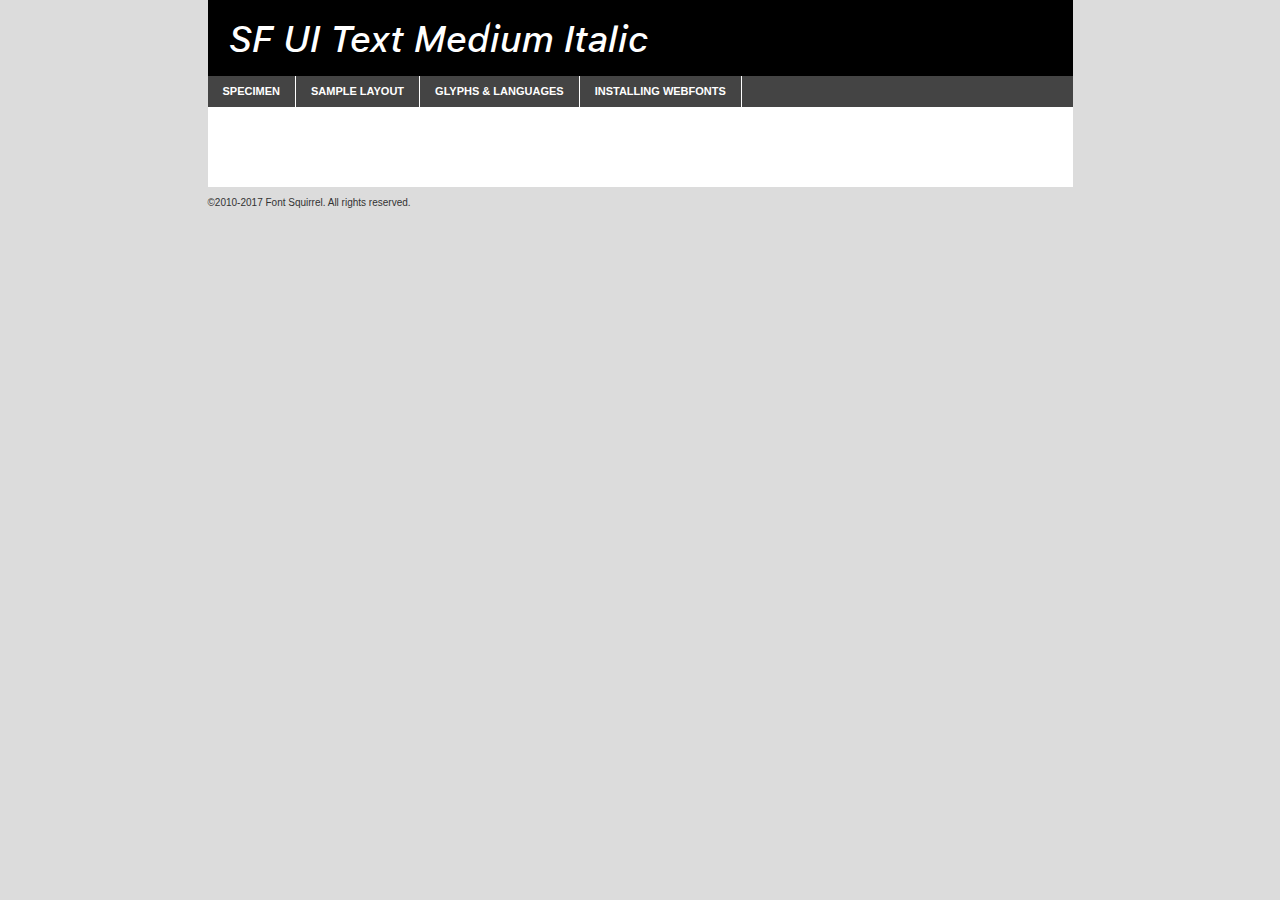
<file: fonts/sf-ui-text-mediumitalic-demo.html>
<!DOCTYPE html PUBLIC "-//W3C//DTD XHTML 1.0 Transitional//EN"
	"http://www.w3.org/TR/xhtml1/DTD/xhtml1-transitional.dtd">

<html xmlns="http://www.w3.org/1999/xhtml" xml:lang="en" lang="en">
<head>
	<meta http-equiv="Content-Type" content="text/html; charset=utf-8" />
	<script src="http://ajax.googleapis.com/ajax/libs/jquery/1.7.2/jquery.min.js" type="text/javascript" charset="utf-8"></script>
	<script type="text/javascript">
	(function($){$.fn.easyTabs=function(option){var param=jQuery.extend({fadeSpeed:"fast",defaultContent:1,activeClass:'active'},option);$(this).each(function(){var thisId="#"+this.id;if(param.defaultContent==''){param.defaultContent=1;}
	if(typeof param.defaultContent=="number")
	{var defaultTab=$(thisId+" .tabs li:eq("+(param.defaultContent-1)+") a").attr('href').substr(1);}else{var defaultTab=param.defaultContent;}
	$(thisId+" .tabs li a").each(function(){var tabToHide=$(this).attr('href').substr(1);$("#"+tabToHide).addClass('easytabs-tab-content');});hideAll();changeContent(defaultTab);function hideAll(){$(thisId+" .easytabs-tab-content").hide();}
	function changeContent(tabId){hideAll();$(thisId+" .tabs li").removeClass(param.activeClass);$(thisId+" .tabs li a[href=#"+tabId+"]").closest('li').addClass(param.activeClass);if(param.fadeSpeed!="none")
	{$(thisId+" #"+tabId).fadeIn(param.fadeSpeed);}else{$(thisId+" #"+tabId).show();}}
	$(thisId+" .tabs li").click(function(){var tabId=$(this).find('a').attr('href').substr(1);changeContent(tabId);return false;});});}})(jQuery);
	</script>
	<link rel="stylesheet" href="specimen_files/specimen_stylesheet.css" type="text/css" charset="utf-8" />
	<link rel="stylesheet" href="stylesheet.css" type="text/css" charset="utf-8" />

	<style type="text/css">
					body{
				font-family: 'sf_ui_textmedium_italic';
							}
		</style>

	<title>SF UI Text Medium Italic Specimen</title>
	
	
	<script type="text/javascript" charset="utf-8">
		$(document).ready(function() {
			$('#container').easyTabs({defaultContent:1});
		});
	</script>
</head>

<body>
<div id="container">
	<div id="header">
		SF UI Text Medium Italic	</div>
	<ul class="tabs">
		<li><a href="#specimen">Specimen</a></li>
		<li><a href="#layout">Sample Layout</a></li>
				<li><a href="#glyphs">Glyphs &amp; Languages</a></li>
		<li><a href="#installing">Installing Webfonts</a></li>
		
	</ul>
	
	<div id="main_content">

		
			<div id="specimen">
		
				<div class="section">
					<div class="grid12 firstcol">
						<div class="huge">AaBb</div>
					</div>
				</div>
		
				<div class="section">
					<div class="glyph_range">A&#x200B;B&#x200b;C&#x200b;D&#x200b;E&#x200b;F&#x200b;G&#x200b;H&#x200b;I&#x200b;J&#x200b;K&#x200b;L&#x200b;M&#x200b;N&#x200b;O&#x200b;P&#x200b;Q&#x200b;R&#x200b;S&#x200b;T&#x200b;U&#x200b;V&#x200b;W&#x200b;X&#x200b;Y&#x200b;Z&#x200b;a&#x200b;b&#x200b;c&#x200b;d&#x200b;e&#x200b;f&#x200b;g&#x200b;h&#x200b;i&#x200b;j&#x200b;k&#x200b;l&#x200b;m&#x200b;n&#x200b;o&#x200b;p&#x200b;q&#x200b;r&#x200b;s&#x200b;t&#x200b;u&#x200b;v&#x200b;w&#x200b;x&#x200b;y&#x200b;z&#x200b;1&#x200b;2&#x200b;3&#x200b;4&#x200b;5&#x200b;6&#x200b;7&#x200b;8&#x200b;9&#x200b;0&#x200b;&amp;&#x200b;.&#x200b;,&#x200b;?&#x200b;!&#x200b;&#64;&#x200b;(&#x200b;)&#x200b;#&#x200b;$&#x200b;%&#x200b;*&#x200b;+&#x200b;-&#x200b;=&#x200b;:&#x200b;;</div>
				</div>
				<div class="section">
					<div class="grid12 firstcol">
						<table class="sample_table">
							<tr><td>10</td><td class="size10">abcdefghijklmnopqrstuvwxyzABCDEFGHIJKLMNOPQRSTUVWXYZ0123456789abcdefghijklmnopqrstuvwxyzABCDEFGHIJKLMNOPQRSTUVWXYZ0123456789abcdefghijklmnopqrstuvwxyzABCDEFGHIJKLMNOPQRSTUVWXYZ</td></tr>
							<tr><td>11</td><td class="size11">abcdefghijklmnopqrstuvwxyzABCDEFGHIJKLMNOPQRSTUVWXYZ0123456789abcdefghijklmnopqrstuvwxyzABCDEFGHIJKLMNOPQRSTUVWXYZ0123456789abcdefghijklmnopqrstuvwxyzABCDEFGHIJKLMNOPQRSTUVWXYZ</td></tr>
							<tr><td>12</td><td class="size12">abcdefghijklmnopqrstuvwxyzABCDEFGHIJKLMNOPQRSTUVWXYZ0123456789abcdefghijklmnopqrstuvwxyzABCDEFGHIJKLMNOPQRSTUVWXYZ0123456789abcdefghijklmnopqrstuvwxyzABCDEFGHIJKLMNOPQRSTUVWXYZ</td></tr>
							<tr><td>13</td><td class="size13">abcdefghijklmnopqrstuvwxyzABCDEFGHIJKLMNOPQRSTUVWXYZ0123456789abcdefghijklmnopqrstuvwxyzABCDEFGHIJKLMNOPQRSTUVWXYZ0123456789abcdefghijklmnopqrstuvwxyzABCDEFGHIJKLMNOPQRSTUVWXYZ</td></tr>
							<tr><td>14</td><td class="size14">abcdefghijklmnopqrstuvwxyzABCDEFGHIJKLMNOPQRSTUVWXYZ0123456789abcdefghijklmnopqrstuvwxyzABCDEFGHIJKLMNOPQRSTUVWXYZ0123456789abcdefghijklmnopqrstuvwxyzABCDEFGHIJKLMNOPQRSTUVWXYZ</td></tr>
							<tr><td>16</td><td class="size16">abcdefghijklmnopqrstuvwxyzABCDEFGHIJKLMNOPQRSTUVWXYZ0123456789abcdefghijklmnopqrstuvwxyzABCDEFGHIJKLMNOPQRSTUVWXYZ</td></tr>
							<tr><td>18</td><td class="size18">abcdefghijklmnopqrstuvwxyzABCDEFGHIJKLMNOPQRSTUVWXYZ0123456789abcdefghijklmnopqrstuvwxyzABCDEFGHIJKLMNOPQRSTUVWXYZ</td></tr>
							<tr><td>20</td><td class="size20">abcdefghijklmnopqrstuvwxyzABCDEFGHIJKLMNOPQRSTUVWXYZ0123456789abcdefghijklmnopqrstuvwxyzABCDEFGHIJKLMNOPQRSTUVWXYZ</td></tr>
							<tr><td>24</td><td class="size24">abcdefghijklmnopqrstuvwxyzABCDEFGHIJKLMNOPQRSTUVWXYZ0123456789abcdefghijklmnopqrstuvwxyzABCDEFGHIJKLMNOPQRSTUVWXYZ</td></tr>
							<tr><td>30</td><td class="size30">abcdefghijklmnopqrstuvwxyzABCDEFGHIJKLMNOPQRSTUVWXYZ0123456789abcdefghijklmnopqrstuvwxyzABCDEFGHIJKLMNOPQRSTUVWXYZ</td></tr>
							<tr><td>36</td><td class="size36">abcdefghijklmnopqrstuvwxyzABCDEFGHIJKLMNOPQRSTUVWXYZ0123456789abcdefghijklmnopqrstuvwxyzABCDEFGHIJKLMNOPQRSTUVWXYZ</td></tr>
							<tr><td>48</td><td class="size48">abcdefghijklmnopqrstuvwxyzABCDEFGHIJKLMNOPQRSTUVWXYZ0123456789abcdefghijklmnopqrstuvwxyzABCDEFGHIJKLMNOPQRSTUVWXYZ</td></tr>
							<tr><td>60</td><td class="size60">abcdefghijklmnopqrstuvwxyzABCDEFGHIJKLMNOPQRSTUVWXYZ0123456789abcdefghijklmnopqrstuvwxyzABCDEFGHIJKLMNOPQRSTUVWXYZ</td></tr>
							<tr><td>72</td><td class="size72">abcdefghijklmnopqrstuvwxyzABCDEFGHIJKLMNOPQRSTUVWXYZ0123456789abcdefghijklmnopqrstuvwxyzABCDEFGHIJKLMNOPQRSTUVWXYZ</td></tr>
							<tr><td>90</td><td class="size90">abcdefghijklmnopqrstuvwxyzABCDEFGHIJKLMNOPQRSTUVWXYZ0123456789abcdefghijklmnopqrstuvwxyzABCDEFGHIJKLMNOPQRSTUVWXYZ</td></tr>
						</table>
				
					</div>
			
				</div>
		
		
		
								<div class="section" id="bodycomparison">


										<div id="xheight">
				<div class="fontbody">&#x25FC;&#x25FC;&#x25FC;&#x25FC;&#x25FC;&#x25FC;&#x25FC;&#x25FC;&#x25FC;&#x25FC;&#x25FC;&#x25FC;&#x25FC;&#x25FC;&#x25FC;&#x25FC;&#x25FC;&#x25FC;&#x25FC;&#x25FC;&#x25FC;&#x25FC;&#x25FC;&#x25FC;&#x25FC;&#x25FC;&#x25FC;&#x25FC;&#x25FC;&#x25FC;&#x25FC;&#x25FC;&#x25FC;&#x25FC;&#x25FC;&#x25FC;&#x25FC;&#x25FC;&#x25FC;&#x25FC;&#x25FC;&#x25FC;&#x25FC;&#x25FC;&#x25FC;&#x25FC;&#x25FC;&#x25FC;&#x25FC;&#x25FC;&#x25FC;&#x25FC;&#x25FC;&#x25FC;&#x25FC;&#x25FC;&#x25FC;&#x25FC;&#x25FC;&#x25FC;&#x25FC;&#x25FC;&#x25FC;&#x25FC;&#x25FC;&#x25FC;&#x25FC;&#x25FC;&#x25FC;&#x25FC;&#x25FC;&#x25FC;&#x25FC;&#x25FC;&#x25FC;&#x25FC;&#x25FC;&#x25FC;&#x25FC;&#x25FC;&#x25FC;&#x25FC;&#x25FC;&#x25FC;&#x25FC;&#x25FC;&#x25FC;&#x25FC;&#x25FC;&#x25FC;&#x25FC;&#x25FC;&#x25FC;&#x25FC;&#x25FC;&#x25FC;&#x25FC;&#x25FC;&#x25FC;body</div><div class="arialbody">body</div><div class="verdanabody">body</div><div class="georgiabody">body</div></div>
										<div class="fontbody" style="z-index:1">
											body<span>SF UI Text Medium Italic</span>
										</div>
										<div class="arialbody" style="z-index:1">
											body<span>Arial</span>
										</div>
										<div class="verdanabody" style="z-index:1">
											body<span>Verdana</span>
										</div>
										<div class="georgiabody" style="z-index:1">
											body<span>Georgia</span>
										</div>



								</div>
		
		
				<div class="section psample psample_row1" id="">
					
					<div class="grid2 firstcol">
						<p class="size10"><span>10.</span>Aenean lacinia bibendum nulla sed consectetur. Fusce dapibus, tellus ac cursus commodo, tortor mauris condimentum nibh, ut fermentum massa justo sit amet risus. Nullam id dolor id nibh ultricies vehicula ut id elit. Cum sociis natoque penatibus et magnis dis parturient montes, nascetur ridiculus mus. Nulla vitae elit libero, a pharetra augue.</p>
			
					</div>
					<div class="grid3">
						<p class="size11"><span>11.</span>Aenean lacinia bibendum nulla sed consectetur. Fusce dapibus, tellus ac cursus commodo, tortor mauris condimentum nibh, ut fermentum massa justo sit amet risus. Nullam id dolor id nibh ultricies vehicula ut id elit. Cum sociis natoque penatibus et magnis dis parturient montes, nascetur ridiculus mus. Nulla vitae elit libero, a pharetra augue.</p>
			
					</div>
					<div class="grid3">
						<p class="size12"><span>12.</span>Aenean lacinia bibendum nulla sed consectetur. Fusce dapibus, tellus ac cursus commodo, tortor mauris condimentum nibh, ut fermentum massa justo sit amet risus. Nullam id dolor id nibh ultricies vehicula ut id elit. Cum sociis natoque penatibus et magnis dis parturient montes, nascetur ridiculus mus. Nulla vitae elit libero, a pharetra augue.</p>
			
					</div>
					<div class="grid4">
						<p class="size13"><span>13.</span>Aenean lacinia bibendum nulla sed consectetur. Fusce dapibus, tellus ac cursus commodo, tortor mauris condimentum nibh, ut fermentum massa justo sit amet risus. Nullam id dolor id nibh ultricies vehicula ut id elit. Cum sociis natoque penatibus et magnis dis parturient montes, nascetur ridiculus mus. Nulla vitae elit libero, a pharetra augue.</p>
			
					</div>
					<div class="white_blend"></div>
					
				</div>
				<div class="section psample psample_row2" id="">
					<div class="grid3 firstcol">
						<p class="size14"><span>14.</span>Aenean lacinia bibendum nulla sed consectetur. Fusce dapibus, tellus ac cursus commodo, tortor mauris condimentum nibh, ut fermentum massa justo sit amet risus. Nullam id dolor id nibh ultricies vehicula ut id elit. Cum sociis natoque penatibus et magnis dis parturient montes, nascetur ridiculus mus. Nulla vitae elit libero, a pharetra augue.</p>
			
					</div>
					<div class="grid4">
						<p class="size16"><span>16.</span>Aenean lacinia bibendum nulla sed consectetur. Fusce dapibus, tellus ac cursus commodo, tortor mauris condimentum nibh, ut fermentum massa justo sit amet risus. Nullam id dolor id nibh ultricies vehicula ut id elit. Cum sociis natoque penatibus et magnis dis parturient montes, nascetur ridiculus mus. Nulla vitae elit libero, a pharetra augue.</p>
			
					</div>
					<div class="grid5">
						<p class="size18"><span>18.</span>Aenean lacinia bibendum nulla sed consectetur. Fusce dapibus, tellus ac cursus commodo, tortor mauris condimentum nibh, ut fermentum massa justo sit amet risus. Nullam id dolor id nibh ultricies vehicula ut id elit. Cum sociis natoque penatibus et magnis dis parturient montes, nascetur ridiculus mus. Nulla vitae elit libero, a pharetra augue.</p>
			
					</div>

					<div class="white_blend"></div>

				</div>
				
				<div class="section psample psample_row3" id="">
					<div class="grid5 firstcol">
						<p class="size20"><span>20.</span>Aenean lacinia bibendum nulla sed consectetur. Fusce dapibus, tellus ac cursus commodo, tortor mauris condimentum nibh, ut fermentum massa justo sit amet risus. Nullam id dolor id nibh ultricies vehicula ut id elit. Cum sociis natoque penatibus et magnis dis parturient montes, nascetur ridiculus mus. Nulla vitae elit libero, a pharetra augue.</p>
					</div>
					<div class="grid7">
						<p class="size24"><span>24.</span>Aenean lacinia bibendum nulla sed consectetur. Fusce dapibus, tellus ac cursus commodo, tortor mauris condimentum nibh, ut fermentum massa justo sit amet risus. Nullam id dolor id nibh ultricies vehicula ut id elit. Cum sociis natoque penatibus et magnis dis parturient montes, nascetur ridiculus mus. Nulla vitae elit libero, a pharetra augue.</p>
					</div>
					
					<div class="white_blend"></div>
					
				</div>
				
				<div class="section psample psample_row4" id="">
					<div class="grid12 firstcol">
						<p class="size30"><span>30.</span>Aenean lacinia bibendum nulla sed consectetur. Fusce dapibus, tellus ac cursus commodo, tortor mauris condimentum nibh, ut fermentum massa justo sit amet risus. Nullam id dolor id nibh ultricies vehicula ut id elit. Cum sociis natoque penatibus et magnis dis parturient montes, nascetur ridiculus mus. Nulla vitae elit libero, a pharetra augue.</p>
					</div>
					<div class="white_blend"></div>
					
				</div>
				
				
				
				<div class="section psample psample_row1 fullreverse">
					<div class="grid2 firstcol">
						<p class="size10"><span>10.</span>Aenean lacinia bibendum nulla sed consectetur. Fusce dapibus, tellus ac cursus commodo, tortor mauris condimentum nibh, ut fermentum massa justo sit amet risus. Nullam id dolor id nibh ultricies vehicula ut id elit. Cum sociis natoque penatibus et magnis dis parturient montes, nascetur ridiculus mus. Nulla vitae elit libero, a pharetra augue.</p>
			
					</div>
					<div class="grid3">
						<p class="size11"><span>11.</span>Aenean lacinia bibendum nulla sed consectetur. Fusce dapibus, tellus ac cursus commodo, tortor mauris condimentum nibh, ut fermentum massa justo sit amet risus. Nullam id dolor id nibh ultricies vehicula ut id elit. Cum sociis natoque penatibus et magnis dis parturient montes, nascetur ridiculus mus. Nulla vitae elit libero, a pharetra augue.</p>
			
					</div>
					<div class="grid3">
						<p class="size12"><span>12.</span>Aenean lacinia bibendum nulla sed consectetur. Fusce dapibus, tellus ac cursus commodo, tortor mauris condimentum nibh, ut fermentum massa justo sit amet risus. Nullam id dolor id nibh ultricies vehicula ut id elit. Cum sociis natoque penatibus et magnis dis parturient montes, nascetur ridiculus mus. Nulla vitae elit libero, a pharetra augue.</p>
			
					</div>
					<div class="grid4">
						<p class="size13"><span>13.</span>Aenean lacinia bibendum nulla sed consectetur. Fusce dapibus, tellus ac cursus commodo, tortor mauris condimentum nibh, ut fermentum massa justo sit amet risus. Nullam id dolor id nibh ultricies vehicula ut id elit. Cum sociis natoque penatibus et magnis dis parturient montes, nascetur ridiculus mus. Nulla vitae elit libero, a pharetra augue.</p>
			
					</div>
					<div class="black_blend"></div>
					
				</div>
				
				<div class="section psample psample_row2 fullreverse">
					<div class="grid3 firstcol">
						<p class="size14"><span>14.</span>Aenean lacinia bibendum nulla sed consectetur. Fusce dapibus, tellus ac cursus commodo, tortor mauris condimentum nibh, ut fermentum massa justo sit amet risus. Nullam id dolor id nibh ultricies vehicula ut id elit. Cum sociis natoque penatibus et magnis dis parturient montes, nascetur ridiculus mus. Nulla vitae elit libero, a pharetra augue.</p>
			
					</div>
					<div class="grid4">
						<p class="size16"><span>16.</span>Aenean lacinia bibendum nulla sed consectetur. Fusce dapibus, tellus ac cursus commodo, tortor mauris condimentum nibh, ut fermentum massa justo sit amet risus. Nullam id dolor id nibh ultricies vehicula ut id elit. Cum sociis natoque penatibus et magnis dis parturient montes, nascetur ridiculus mus. Nulla vitae elit libero, a pharetra augue.</p>
			
					</div>
					<div class="grid5">
						<p class="size18"><span>18.</span>Aenean lacinia bibendum nulla sed consectetur. Fusce dapibus, tellus ac cursus commodo, tortor mauris condimentum nibh, ut fermentum massa justo sit amet risus. Nullam id dolor id nibh ultricies vehicula ut id elit. Cum sociis natoque penatibus et magnis dis parturient montes, nascetur ridiculus mus. Nulla vitae elit libero, a pharetra augue.</p>
			
					</div>
					<div class="black_blend"></div>

				</div>
				
				<div class="section psample fullreverse psample_row3" id="">
					<div class="grid5 firstcol">
						<p class="size20"><span>20.</span>Aenean lacinia bibendum nulla sed consectetur. Fusce dapibus, tellus ac cursus commodo, tortor mauris condimentum nibh, ut fermentum massa justo sit amet risus. Nullam id dolor id nibh ultricies vehicula ut id elit. Cum sociis natoque penatibus et magnis dis parturient montes, nascetur ridiculus mus. Nulla vitae elit libero, a pharetra augue.</p>
					</div>
					<div class="grid7">
						<p class="size24"><span>24.</span>Aenean lacinia bibendum nulla sed consectetur. Fusce dapibus, tellus ac cursus commodo, tortor mauris condimentum nibh, ut fermentum massa justo sit amet risus. Nullam id dolor id nibh ultricies vehicula ut id elit. Cum sociis natoque penatibus et magnis dis parturient montes, nascetur ridiculus mus. Nulla vitae elit libero, a pharetra augue.</p>
					</div>
					
					<div class="black_blend"></div>
					
				</div>
				
				<div class="section psample fullreverse psample_row4" id="" style="border-bottom: 20px #000 solid;">
					<div class="grid12 firstcol">
						<p class="size30"><span>30.</span>Aenean lacinia bibendum nulla sed consectetur. Fusce dapibus, tellus ac cursus commodo, tortor mauris condimentum nibh, ut fermentum massa justo sit amet risus. Nullam id dolor id nibh ultricies vehicula ut id elit. Cum sociis natoque penatibus et magnis dis parturient montes, nascetur ridiculus mus. Nulla vitae elit libero, a pharetra augue.</p>
					</div>
					<div class="black_blend"></div>
					
				</div>
				
				
				
				
			</div>
			
			<div id="layout">
				
				<div class="section">
					
					<div class="grid12 firstcol">
						<h1>Lorem Ipsum Dolor</h1>
						<h2>Etiam porta sem malesuada magna mollis euismod</h2>
						
						<p class="byline">By <a href="#link">Aenean Lacinia</a></p>
					</div>
				</div>
				<div class="section">
					<div class="grid8 firstcol">
						<p class="large">Donec sed odio dui. Morbi leo risus, porta ac consectetur ac, vestibulum at eros. Fusce dapibus, tellus ac cursus commodo, tortor mauris condimentum nibh, ut fermentum massa justo sit amet risus. </p>

						
						<h3>Pellentesque ornare sem</h3>

						<p>Maecenas sed diam eget risus varius blandit sit amet non magna. Maecenas faucibus mollis interdum. Donec ullamcorper nulla non metus auctor fringilla. Nullam id dolor id nibh ultricies vehicula ut id elit. Nullam id dolor id nibh ultricies vehicula ut id elit. </p>

						<p>Aenean eu leo quam. Pellentesque ornare sem lacinia quam venenatis vestibulum. Lorem ipsum dolor sit amet, consectetur adipiscing elit. Cum sociis natoque penatibus et magnis dis parturient montes, nascetur ridiculus mus. </p>

						<p>Nulla vitae elit libero, a pharetra augue. Praesent commodo cursus magna, vel scelerisque nisl consectetur et. Aenean lacinia bibendum nulla sed consectetur. </p>

						<p>Nullam quis risus eget urna mollis ornare vel eu leo. Nullam quis risus eget urna mollis ornare vel eu leo. Maecenas sed diam eget risus varius blandit sit amet non magna. Donec ullamcorper nulla non metus auctor fringilla. </p>

						<h3>Cras mattis consectetur</h3>

						<p>Aenean eu leo quam. Pellentesque ornare sem lacinia quam venenatis vestibulum. Aenean lacinia bibendum nulla sed consectetur. Integer posuere erat a ante venenatis dapibus posuere velit aliquet. Cras mattis consectetur purus sit amet fermentum. </p>

						<p>Nullam id dolor id nibh ultricies vehicula ut id elit. Nullam quis risus eget urna mollis ornare vel eu leo. Cras mattis consectetur purus sit amet fermentum.</p>
					</div>
					
					<div class="grid4 sidebar">
						
						<div class="box reverse">
							<p class="last">Nullam quis risus eget urna mollis ornare vel eu leo. Donec ullamcorper nulla non metus auctor fringilla. Cras mattis consectetur purus sit amet fermentum. Sed posuere consectetur est at lobortis. Lorem ipsum dolor sit amet, consectetur adipiscing elit. </p>
						</div>
						
						<p class="caption">Maecenas sed diam eget risus varius.</p>

						<p>Vestibulum id ligula porta felis euismod semper. Integer posuere erat a ante venenatis dapibus posuere velit aliquet. Vestibulum id ligula porta felis euismod semper. Sed posuere consectetur est at lobortis. Maecenas sed diam eget risus varius blandit sit amet non magna. Fusce dapibus, tellus ac cursus commodo, tortor mauris condimentum nibh, ut fermentum massa justo sit amet risus. </p>

					

						<p>Duis mollis, est non commodo luctus, nisi erat porttitor ligula, eget lacinia odio sem nec elit. Aenean lacinia bibendum nulla sed consectetur. Vivamus sagittis lacus vel augue laoreet rutrum faucibus dolor auctor. Aenean lacinia bibendum nulla sed consectetur. Nullam quis risus eget urna mollis ornare vel eu leo. </p>

						<p>Praesent commodo cursus magna, vel scelerisque nisl consectetur et. Donec ullamcorper nulla non metus auctor fringilla. Maecenas faucibus mollis interdum. Fusce dapibus, tellus ac cursus commodo, tortor mauris condimentum nibh, ut fermentum massa justo sit amet risus. </p>

					</div>
				</div>
				
			</div>


			



		<div id="glyphs">
			<div class="section">
				<div class="grid12 firstcol">
			
				<h1>Language Support</h1>
				<p>The subset of SF UI Text Medium Italic in this kit supports the following languages:<br />
			
					Albanian, Basque, Breton, Chamorro, Danish, Dutch, English, Faroese, Finnish, French, Frisian, Galician, German, Icelandic, Italian, Malagasy, Norwegian, Portuguese, Spanish, Alsatian, Aragonese, Arapaho, Arrernte, Asturian, Aymara, Bislama, Cebuano, Corsican, Fijian, French_creole, Genoese, Gilbertese, Greenlandic, Haitian_creole, Hiligaynon, Hmong, Hopi, Ibanag, Iloko_ilokano, Indonesian, Interglossa_glosa, Interlingua, Irish_gaelic, Jerriais, Lojban, Lombard, Luxembourgeois, Manx, Mohawk, Norfolk_pitcairnese, Occitan, Oromo, Pangasinan, Papiamento, Piedmontese, Potawatomi, Rhaeto-romance, Romansh, Rotokas, Sami_lule, Samoan, Sardinian, Scots_gaelic, Seychelles_creole, Shona, Sicilian, Somali, Southern_ndebele, Swahili, Swati_swazi, Tagalog_filipino_pilipino, Tetum, Tok_pisin, Uyghur_latinized, Volapuk, Walloon, Warlpiri, Xhosa, Yapese, Zulu, Latinbasic, Ubasic, Demo				</p>
				<h1>Glyph Chart</h1>
				<p>The subset of SF UI Text Medium Italic in this kit includes all the glyphs listed below. Unicode entities are included above each glyph to help you insert individual characters into your layout.</p>
				<div id="glyph_chart">
			
																				 <div><p>&amp;#13;</p>&#13;</div>
																				 <div><p>&amp;#32;</p>&#32;</div>
																				 <div><p>&amp;#33;</p>&#33;</div>
																				 <div><p>&amp;#34;</p>&#34;</div>
																				 <div><p>&amp;#35;</p>&#35;</div>
																				 <div><p>&amp;#36;</p>&#36;</div>
																				 <div><p>&amp;#37;</p>&#37;</div>
																				 <div><p>&amp;#38;</p>&#38;</div>
																				 <div><p>&amp;#39;</p>&#39;</div>
																				 <div><p>&amp;#40;</p>&#40;</div>
																				 <div><p>&amp;#41;</p>&#41;</div>
																				 <div><p>&amp;#42;</p>&#42;</div>
																				 <div><p>&amp;#43;</p>&#43;</div>
																				 <div><p>&amp;#44;</p>&#44;</div>
																				 <div><p>&amp;#45;</p>&#45;</div>
																				 <div><p>&amp;#46;</p>&#46;</div>
																				 <div><p>&amp;#47;</p>&#47;</div>
																				 <div><p>&amp;#48;</p>&#48;</div>
																				 <div><p>&amp;#49;</p>&#49;</div>
																				 <div><p>&amp;#50;</p>&#50;</div>
																				 <div><p>&amp;#51;</p>&#51;</div>
																				 <div><p>&amp;#52;</p>&#52;</div>
																				 <div><p>&amp;#53;</p>&#53;</div>
																				 <div><p>&amp;#54;</p>&#54;</div>
																				 <div><p>&amp;#55;</p>&#55;</div>
																				 <div><p>&amp;#56;</p>&#56;</div>
																				 <div><p>&amp;#57;</p>&#57;</div>
																				 <div><p>&amp;#58;</p>&#58;</div>
																				 <div><p>&amp;#59;</p>&#59;</div>
																				 <div><p>&amp;#60;</p>&#60;</div>
																				 <div><p>&amp;#61;</p>&#61;</div>
																				 <div><p>&amp;#62;</p>&#62;</div>
																				 <div><p>&amp;#63;</p>&#63;</div>
																				 <div><p>&amp;#64;</p>&#64;</div>
																				 <div><p>&amp;#65;</p>&#65;</div>
																				 <div><p>&amp;#66;</p>&#66;</div>
																				 <div><p>&amp;#67;</p>&#67;</div>
																				 <div><p>&amp;#68;</p>&#68;</div>
																				 <div><p>&amp;#69;</p>&#69;</div>
																				 <div><p>&amp;#70;</p>&#70;</div>
																				 <div><p>&amp;#71;</p>&#71;</div>
																				 <div><p>&amp;#72;</p>&#72;</div>
																				 <div><p>&amp;#73;</p>&#73;</div>
																				 <div><p>&amp;#74;</p>&#74;</div>
																				 <div><p>&amp;#75;</p>&#75;</div>
																				 <div><p>&amp;#76;</p>&#76;</div>
																				 <div><p>&amp;#77;</p>&#77;</div>
																				 <div><p>&amp;#78;</p>&#78;</div>
																				 <div><p>&amp;#79;</p>&#79;</div>
																				 <div><p>&amp;#80;</p>&#80;</div>
																				 <div><p>&amp;#81;</p>&#81;</div>
																				 <div><p>&amp;#82;</p>&#82;</div>
																				 <div><p>&amp;#83;</p>&#83;</div>
																				 <div><p>&amp;#84;</p>&#84;</div>
																				 <div><p>&amp;#85;</p>&#85;</div>
																				 <div><p>&amp;#86;</p>&#86;</div>
																				 <div><p>&amp;#87;</p>&#87;</div>
																				 <div><p>&amp;#88;</p>&#88;</div>
																				 <div><p>&amp;#89;</p>&#89;</div>
																				 <div><p>&amp;#90;</p>&#90;</div>
																				 <div><p>&amp;#91;</p>&#91;</div>
																				 <div><p>&amp;#92;</p>&#92;</div>
																				 <div><p>&amp;#93;</p>&#93;</div>
																				 <div><p>&amp;#94;</p>&#94;</div>
																				 <div><p>&amp;#95;</p>&#95;</div>
																				 <div><p>&amp;#96;</p>&#96;</div>
																				 <div><p>&amp;#97;</p>&#97;</div>
																				 <div><p>&amp;#98;</p>&#98;</div>
																				 <div><p>&amp;#99;</p>&#99;</div>
																				 <div><p>&amp;#100;</p>&#100;</div>
																				 <div><p>&amp;#101;</p>&#101;</div>
																				 <div><p>&amp;#102;</p>&#102;</div>
																				 <div><p>&amp;#103;</p>&#103;</div>
																				 <div><p>&amp;#104;</p>&#104;</div>
																				 <div><p>&amp;#105;</p>&#105;</div>
																				 <div><p>&amp;#106;</p>&#106;</div>
																				 <div><p>&amp;#107;</p>&#107;</div>
																				 <div><p>&amp;#108;</p>&#108;</div>
																				 <div><p>&amp;#109;</p>&#109;</div>
																				 <div><p>&amp;#110;</p>&#110;</div>
																				 <div><p>&amp;#111;</p>&#111;</div>
																				 <div><p>&amp;#112;</p>&#112;</div>
																				 <div><p>&amp;#113;</p>&#113;</div>
																				 <div><p>&amp;#114;</p>&#114;</div>
																				 <div><p>&amp;#115;</p>&#115;</div>
																				 <div><p>&amp;#116;</p>&#116;</div>
																				 <div><p>&amp;#117;</p>&#117;</div>
																				 <div><p>&amp;#118;</p>&#118;</div>
																				 <div><p>&amp;#119;</p>&#119;</div>
																				 <div><p>&amp;#120;</p>&#120;</div>
																				 <div><p>&amp;#121;</p>&#121;</div>
																				 <div><p>&amp;#122;</p>&#122;</div>
																				 <div><p>&amp;#123;</p>&#123;</div>
																				 <div><p>&amp;#124;</p>&#124;</div>
																				 <div><p>&amp;#125;</p>&#125;</div>
																				 <div><p>&amp;#126;</p>&#126;</div>
																				 <div><p>&amp;#160;</p>&#160;</div>
																				 <div><p>&amp;#161;</p>&#161;</div>
																				 <div><p>&amp;#162;</p>&#162;</div>
																				 <div><p>&amp;#163;</p>&#163;</div>
																				 <div><p>&amp;#164;</p>&#164;</div>
																				 <div><p>&amp;#165;</p>&#165;</div>
																				 <div><p>&amp;#166;</p>&#166;</div>
																				 <div><p>&amp;#167;</p>&#167;</div>
																				 <div><p>&amp;#168;</p>&#168;</div>
																				 <div><p>&amp;#169;</p>&#169;</div>
																				 <div><p>&amp;#170;</p>&#170;</div>
																				 <div><p>&amp;#171;</p>&#171;</div>
																				 <div><p>&amp;#172;</p>&#172;</div>
																				 <div><p>&amp;#173;</p>&#173;</div>
																				 <div><p>&amp;#174;</p>&#174;</div>
																				 <div><p>&amp;#175;</p>&#175;</div>
																				 <div><p>&amp;#176;</p>&#176;</div>
																				 <div><p>&amp;#177;</p>&#177;</div>
																				 <div><p>&amp;#178;</p>&#178;</div>
																				 <div><p>&amp;#179;</p>&#179;</div>
																				 <div><p>&amp;#180;</p>&#180;</div>
																				 <div><p>&amp;#182;</p>&#182;</div>
																				 <div><p>&amp;#183;</p>&#183;</div>
																				 <div><p>&amp;#184;</p>&#184;</div>
																				 <div><p>&amp;#185;</p>&#185;</div>
																				 <div><p>&amp;#186;</p>&#186;</div>
																				 <div><p>&amp;#187;</p>&#187;</div>
																				 <div><p>&amp;#188;</p>&#188;</div>
																				 <div><p>&amp;#189;</p>&#189;</div>
																				 <div><p>&amp;#190;</p>&#190;</div>
																				 <div><p>&amp;#191;</p>&#191;</div>
																				 <div><p>&amp;#192;</p>&#192;</div>
																				 <div><p>&amp;#193;</p>&#193;</div>
																				 <div><p>&amp;#194;</p>&#194;</div>
																				 <div><p>&amp;#195;</p>&#195;</div>
																				 <div><p>&amp;#196;</p>&#196;</div>
																				 <div><p>&amp;#197;</p>&#197;</div>
																				 <div><p>&amp;#198;</p>&#198;</div>
																				 <div><p>&amp;#199;</p>&#199;</div>
																				 <div><p>&amp;#200;</p>&#200;</div>
																				 <div><p>&amp;#201;</p>&#201;</div>
																				 <div><p>&amp;#202;</p>&#202;</div>
																				 <div><p>&amp;#203;</p>&#203;</div>
																				 <div><p>&amp;#204;</p>&#204;</div>
																				 <div><p>&amp;#205;</p>&#205;</div>
																				 <div><p>&amp;#206;</p>&#206;</div>
																				 <div><p>&amp;#207;</p>&#207;</div>
																				 <div><p>&amp;#208;</p>&#208;</div>
																				 <div><p>&amp;#209;</p>&#209;</div>
																				 <div><p>&amp;#210;</p>&#210;</div>
																				 <div><p>&amp;#211;</p>&#211;</div>
																				 <div><p>&amp;#212;</p>&#212;</div>
																				 <div><p>&amp;#213;</p>&#213;</div>
																				 <div><p>&amp;#214;</p>&#214;</div>
																				 <div><p>&amp;#215;</p>&#215;</div>
																				 <div><p>&amp;#216;</p>&#216;</div>
																				 <div><p>&amp;#217;</p>&#217;</div>
																				 <div><p>&amp;#218;</p>&#218;</div>
																				 <div><p>&amp;#219;</p>&#219;</div>
																				 <div><p>&amp;#220;</p>&#220;</div>
																				 <div><p>&amp;#221;</p>&#221;</div>
																				 <div><p>&amp;#222;</p>&#222;</div>
																				 <div><p>&amp;#223;</p>&#223;</div>
																				 <div><p>&amp;#224;</p>&#224;</div>
																				 <div><p>&amp;#225;</p>&#225;</div>
																				 <div><p>&amp;#226;</p>&#226;</div>
																				 <div><p>&amp;#227;</p>&#227;</div>
																				 <div><p>&amp;#228;</p>&#228;</div>
																				 <div><p>&amp;#229;</p>&#229;</div>
																				 <div><p>&amp;#230;</p>&#230;</div>
																				 <div><p>&amp;#231;</p>&#231;</div>
																				 <div><p>&amp;#232;</p>&#232;</div>
																				 <div><p>&amp;#233;</p>&#233;</div>
																				 <div><p>&amp;#234;</p>&#234;</div>
																				 <div><p>&amp;#235;</p>&#235;</div>
																				 <div><p>&amp;#236;</p>&#236;</div>
																				 <div><p>&amp;#237;</p>&#237;</div>
																				 <div><p>&amp;#238;</p>&#238;</div>
																				 <div><p>&amp;#239;</p>&#239;</div>
																				 <div><p>&amp;#240;</p>&#240;</div>
																				 <div><p>&amp;#241;</p>&#241;</div>
																				 <div><p>&amp;#242;</p>&#242;</div>
																				 <div><p>&amp;#243;</p>&#243;</div>
																				 <div><p>&amp;#244;</p>&#244;</div>
																				 <div><p>&amp;#245;</p>&#245;</div>
																				 <div><p>&amp;#246;</p>&#246;</div>
																				 <div><p>&amp;#247;</p>&#247;</div>
																				 <div><p>&amp;#248;</p>&#248;</div>
																				 <div><p>&amp;#249;</p>&#249;</div>
																				 <div><p>&amp;#250;</p>&#250;</div>
																				 <div><p>&amp;#251;</p>&#251;</div>
																				 <div><p>&amp;#252;</p>&#252;</div>
																				 <div><p>&amp;#253;</p>&#253;</div>
																				 <div><p>&amp;#254;</p>&#254;</div>
																				 <div><p>&amp;#255;</p>&#255;</div>
																				 <div><p>&amp;#338;</p>&#338;</div>
																				 <div><p>&amp;#339;</p>&#339;</div>
																				 <div><p>&amp;#376;</p>&#376;</div>
																				 <div><p>&amp;#710;</p>&#710;</div>
																				 <div><p>&amp;#732;</p>&#732;</div>
																				 <div><p>&amp;#8192;</p>&#8192;</div>
																				 <div><p>&amp;#8193;</p>&#8193;</div>
																				 <div><p>&amp;#8194;</p>&#8194;</div>
																				 <div><p>&amp;#8195;</p>&#8195;</div>
																				 <div><p>&amp;#8196;</p>&#8196;</div>
																				 <div><p>&amp;#8197;</p>&#8197;</div>
																				 <div><p>&amp;#8198;</p>&#8198;</div>
																				 <div><p>&amp;#8199;</p>&#8199;</div>
																				 <div><p>&amp;#8200;</p>&#8200;</div>
																				 <div><p>&amp;#8201;</p>&#8201;</div>
																				 <div><p>&amp;#8202;</p>&#8202;</div>
																				 <div><p>&amp;#8208;</p>&#8208;</div>
																				 <div><p>&amp;#8209;</p>&#8209;</div>
																				 <div><p>&amp;#8210;</p>&#8210;</div>
																				 <div><p>&amp;#8211;</p>&#8211;</div>
																				 <div><p>&amp;#8212;</p>&#8212;</div>
																				 <div><p>&amp;#8216;</p>&#8216;</div>
																				 <div><p>&amp;#8217;</p>&#8217;</div>
																				 <div><p>&amp;#8218;</p>&#8218;</div>
																				 <div><p>&amp;#8220;</p>&#8220;</div>
																				 <div><p>&amp;#8221;</p>&#8221;</div>
																				 <div><p>&amp;#8222;</p>&#8222;</div>
																				 <div><p>&amp;#8226;</p>&#8226;</div>
																				 <div><p>&amp;#8230;</p>&#8230;</div>
																				 <div><p>&amp;#8239;</p>&#8239;</div>
																				 <div><p>&amp;#8249;</p>&#8249;</div>
																				 <div><p>&amp;#8250;</p>&#8250;</div>
																				 <div><p>&amp;#8287;</p>&#8287;</div>
																				 <div><p>&amp;#8364;</p>&#8364;</div>
																				 <div><p>&amp;#8482;</p>&#8482;</div>
																				 <div><p>&amp;#9724;</p>&#9724;</div>
																				 <div><p>&amp;#64257;</p>&#64257;</div>
																				 <div><p>&amp;#64258;</p>&#64258;</div>
																																						</div>	
				</div>
		
		
			</div>
		</div>
		
		
		<div id="specs">
			
		</div>
	
		<div id="installing">
			<div class="section">
				<div class="grid7 firstcol">
					<h1>Installing Webfonts</h1>
					
					<p>Webfonts are supported by all major browser platforms but not all in the same way. There are currently four different font formats that must be included in order to target all browsers. This includes TTF, WOFF, EOT and SVG.</p>
					
					<h2>1. Upload your webfonts</h2>
					<p>You must upload your webfont kit to your website. They should be in or near the same directory as your CSS files.</p>
					
					<h2>2. Include the webfont stylesheet</h2>
					<p>A special CSS @font-face declaration helps the various browsers select the appropriate font it needs without causing you a bunch of headaches. Learn more about this syntax by reading the <a href="https://www.fontspring.com/blog/further-hardening-of-the-bulletproof-syntax">Fontspring blog post</a> about it. The code for it is as follows:</p>


<code>
@font-face{ 
	font-family: 'MyWebFont';
	src: url('WebFont.eot');
	src: url('WebFont.eot?#iefix') format('embedded-opentype'),
	     url('WebFont.woff') format('woff'),
	     url('WebFont.ttf') format('truetype'),
	     url('WebFont.svg#webfont') format('svg');
}
</code>

	<p>We've already gone ahead and generated the code for you. All you have to do is link to the stylesheet in your HTML, like this:</p>
	<code>&lt;link rel=&quot;stylesheet&quot; href=&quot;stylesheet.css&quot; type=&quot;text/css&quot; charset=&quot;utf-8&quot; /&gt;</code>

					<h2>3. Modify your own stylesheet</h2>
					<p>To take advantage of your new fonts, you must tell your stylesheet to use them. Look at the original @font-face declaration above and find the property called "font-family." The name linked there will be what you use to reference the font. Prepend that webfont name to the font stack in the "font-family" property, inside the selector you want to change. For example:</p>
<code>p { font-family: 'WebFont', Arial, sans-serif; }</code>

<h2>4. Test</h2>
<p>Getting webfonts to work cross-browser <em>can</em> be tricky. Use the information in the sidebar to help you if you find that fonts aren't loading in a particular browser.</p>
				</div>
				
				<div class="grid5 sidebar">
					<div class="box">
						<h2>Troubleshooting<br />Font-Face Problems</h2>
						<p>Having trouble getting your webfonts to load in your new website? Here are some tips to sort out what might be the problem.</p>

						<h3>Fonts not showing in any browser</h3>

						<p>This sounds like you need to work on the plumbing. You either did not upload the fonts to the correct directory, or you did not link the fonts properly in the CSS. If you've confirmed that all this is correct and you still have a problem, take a look at your .htaccess file and see if requests are getting intercepted.</p>

						<h3>Fonts not loading in iPhone or iPad</h3>

						<p>The most common problem here is that you are serving the fonts from an IIS server. IIS refuses to serve files that have unknown MIME types. If that is the case, you must set the MIME type for SVG to "image/svg+xml" in the server settings. Follow these instructions from Microsoft if you need help.</p>

						<h3>Fonts not loading in Firefox</h3>

						<p>The primary reason for this failure? You are still using a version Firefox older than 3.5. So upgrade already! If that isn't it, then you are very likely serving fonts from a different domain. Firefox requires that all font assets be served from the same domain. Lastly it is possible that you need to add WOFF to your list of MIME types (if you are serving via IIS.)</p>

						<h3>Fonts not loading in IE</h3>

						<p>Are you looking at Internet Explorer on an actual Windows machine or are you cheating by using a service like Adobe BrowserLab? Many of these screenshot services do not render @font-face for IE. Best to test it on a real machine.</p>

						<h3>Fonts not loading in IE9</h3>

						<p>IE9, like Firefox, requires that fonts be served from the same domain as the website. Make sure that is the case.</p>
					</div>
				</div>
			</div>
			
		</div>
	
	</div>
	<div id="footer">
		<p>&copy;2010-2017 Font Squirrel. All rights reserved.</p>
	</div>
</div>
</body>
</html>
</file>
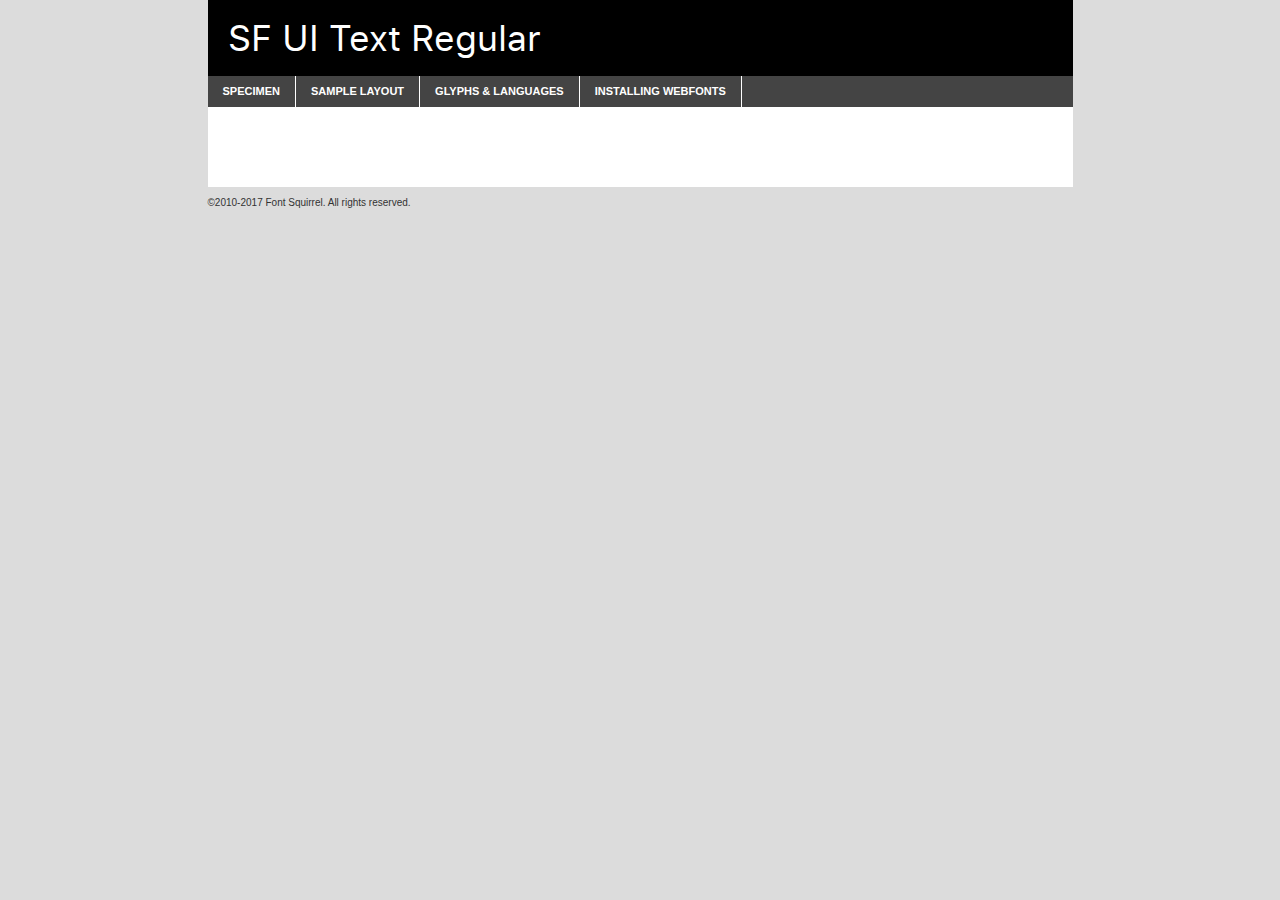
<file: fonts/sf-ui-text-regular-demo.html>
<!DOCTYPE html PUBLIC "-//W3C//DTD XHTML 1.0 Transitional//EN"
	"http://www.w3.org/TR/xhtml1/DTD/xhtml1-transitional.dtd">

<html xmlns="http://www.w3.org/1999/xhtml" xml:lang="en" lang="en">
<head>
	<meta http-equiv="Content-Type" content="text/html; charset=utf-8" />
	<script src="http://ajax.googleapis.com/ajax/libs/jquery/1.7.2/jquery.min.js" type="text/javascript" charset="utf-8"></script>
	<script type="text/javascript">
	(function($){$.fn.easyTabs=function(option){var param=jQuery.extend({fadeSpeed:"fast",defaultContent:1,activeClass:'active'},option);$(this).each(function(){var thisId="#"+this.id;if(param.defaultContent==''){param.defaultContent=1;}
	if(typeof param.defaultContent=="number")
	{var defaultTab=$(thisId+" .tabs li:eq("+(param.defaultContent-1)+") a").attr('href').substr(1);}else{var defaultTab=param.defaultContent;}
	$(thisId+" .tabs li a").each(function(){var tabToHide=$(this).attr('href').substr(1);$("#"+tabToHide).addClass('easytabs-tab-content');});hideAll();changeContent(defaultTab);function hideAll(){$(thisId+" .easytabs-tab-content").hide();}
	function changeContent(tabId){hideAll();$(thisId+" .tabs li").removeClass(param.activeClass);$(thisId+" .tabs li a[href=#"+tabId+"]").closest('li').addClass(param.activeClass);if(param.fadeSpeed!="none")
	{$(thisId+" #"+tabId).fadeIn(param.fadeSpeed);}else{$(thisId+" #"+tabId).show();}}
	$(thisId+" .tabs li").click(function(){var tabId=$(this).find('a').attr('href').substr(1);changeContent(tabId);return false;});});}})(jQuery);
	</script>
	<link rel="stylesheet" href="specimen_files/specimen_stylesheet.css" type="text/css" charset="utf-8" />
	<link rel="stylesheet" href="stylesheet.css" type="text/css" charset="utf-8" />

	<style type="text/css">
					body{
				font-family: 'sf_ui_textregular';
							}
		</style>

	<title>SF UI Text Regular Specimen</title>
	
	
	<script type="text/javascript" charset="utf-8">
		$(document).ready(function() {
			$('#container').easyTabs({defaultContent:1});
		});
	</script>
</head>

<body>
<div id="container">
	<div id="header">
		SF UI Text Regular	</div>
	<ul class="tabs">
		<li><a href="#specimen">Specimen</a></li>
		<li><a href="#layout">Sample Layout</a></li>
				<li><a href="#glyphs">Glyphs &amp; Languages</a></li>
		<li><a href="#installing">Installing Webfonts</a></li>
		
	</ul>
	
	<div id="main_content">

		
			<div id="specimen">
		
				<div class="section">
					<div class="grid12 firstcol">
						<div class="huge">AaBb</div>
					</div>
				</div>
		
				<div class="section">
					<div class="glyph_range">A&#x200B;B&#x200b;C&#x200b;D&#x200b;E&#x200b;F&#x200b;G&#x200b;H&#x200b;I&#x200b;J&#x200b;K&#x200b;L&#x200b;M&#x200b;N&#x200b;O&#x200b;P&#x200b;Q&#x200b;R&#x200b;S&#x200b;T&#x200b;U&#x200b;V&#x200b;W&#x200b;X&#x200b;Y&#x200b;Z&#x200b;a&#x200b;b&#x200b;c&#x200b;d&#x200b;e&#x200b;f&#x200b;g&#x200b;h&#x200b;i&#x200b;j&#x200b;k&#x200b;l&#x200b;m&#x200b;n&#x200b;o&#x200b;p&#x200b;q&#x200b;r&#x200b;s&#x200b;t&#x200b;u&#x200b;v&#x200b;w&#x200b;x&#x200b;y&#x200b;z&#x200b;1&#x200b;2&#x200b;3&#x200b;4&#x200b;5&#x200b;6&#x200b;7&#x200b;8&#x200b;9&#x200b;0&#x200b;&amp;&#x200b;.&#x200b;,&#x200b;?&#x200b;!&#x200b;&#64;&#x200b;(&#x200b;)&#x200b;#&#x200b;$&#x200b;%&#x200b;*&#x200b;+&#x200b;-&#x200b;=&#x200b;:&#x200b;;</div>
				</div>
				<div class="section">
					<div class="grid12 firstcol">
						<table class="sample_table">
							<tr><td>10</td><td class="size10">abcdefghijklmnopqrstuvwxyzABCDEFGHIJKLMNOPQRSTUVWXYZ0123456789abcdefghijklmnopqrstuvwxyzABCDEFGHIJKLMNOPQRSTUVWXYZ0123456789abcdefghijklmnopqrstuvwxyzABCDEFGHIJKLMNOPQRSTUVWXYZ</td></tr>
							<tr><td>11</td><td class="size11">abcdefghijklmnopqrstuvwxyzABCDEFGHIJKLMNOPQRSTUVWXYZ0123456789abcdefghijklmnopqrstuvwxyzABCDEFGHIJKLMNOPQRSTUVWXYZ0123456789abcdefghijklmnopqrstuvwxyzABCDEFGHIJKLMNOPQRSTUVWXYZ</td></tr>
							<tr><td>12</td><td class="size12">abcdefghijklmnopqrstuvwxyzABCDEFGHIJKLMNOPQRSTUVWXYZ0123456789abcdefghijklmnopqrstuvwxyzABCDEFGHIJKLMNOPQRSTUVWXYZ0123456789abcdefghijklmnopqrstuvwxyzABCDEFGHIJKLMNOPQRSTUVWXYZ</td></tr>
							<tr><td>13</td><td class="size13">abcdefghijklmnopqrstuvwxyzABCDEFGHIJKLMNOPQRSTUVWXYZ0123456789abcdefghijklmnopqrstuvwxyzABCDEFGHIJKLMNOPQRSTUVWXYZ0123456789abcdefghijklmnopqrstuvwxyzABCDEFGHIJKLMNOPQRSTUVWXYZ</td></tr>
							<tr><td>14</td><td class="size14">abcdefghijklmnopqrstuvwxyzABCDEFGHIJKLMNOPQRSTUVWXYZ0123456789abcdefghijklmnopqrstuvwxyzABCDEFGHIJKLMNOPQRSTUVWXYZ0123456789abcdefghijklmnopqrstuvwxyzABCDEFGHIJKLMNOPQRSTUVWXYZ</td></tr>
							<tr><td>16</td><td class="size16">abcdefghijklmnopqrstuvwxyzABCDEFGHIJKLMNOPQRSTUVWXYZ0123456789abcdefghijklmnopqrstuvwxyzABCDEFGHIJKLMNOPQRSTUVWXYZ</td></tr>
							<tr><td>18</td><td class="size18">abcdefghijklmnopqrstuvwxyzABCDEFGHIJKLMNOPQRSTUVWXYZ0123456789abcdefghijklmnopqrstuvwxyzABCDEFGHIJKLMNOPQRSTUVWXYZ</td></tr>
							<tr><td>20</td><td class="size20">abcdefghijklmnopqrstuvwxyzABCDEFGHIJKLMNOPQRSTUVWXYZ0123456789abcdefghijklmnopqrstuvwxyzABCDEFGHIJKLMNOPQRSTUVWXYZ</td></tr>
							<tr><td>24</td><td class="size24">abcdefghijklmnopqrstuvwxyzABCDEFGHIJKLMNOPQRSTUVWXYZ0123456789abcdefghijklmnopqrstuvwxyzABCDEFGHIJKLMNOPQRSTUVWXYZ</td></tr>
							<tr><td>30</td><td class="size30">abcdefghijklmnopqrstuvwxyzABCDEFGHIJKLMNOPQRSTUVWXYZ0123456789abcdefghijklmnopqrstuvwxyzABCDEFGHIJKLMNOPQRSTUVWXYZ</td></tr>
							<tr><td>36</td><td class="size36">abcdefghijklmnopqrstuvwxyzABCDEFGHIJKLMNOPQRSTUVWXYZ0123456789abcdefghijklmnopqrstuvwxyzABCDEFGHIJKLMNOPQRSTUVWXYZ</td></tr>
							<tr><td>48</td><td class="size48">abcdefghijklmnopqrstuvwxyzABCDEFGHIJKLMNOPQRSTUVWXYZ0123456789abcdefghijklmnopqrstuvwxyzABCDEFGHIJKLMNOPQRSTUVWXYZ</td></tr>
							<tr><td>60</td><td class="size60">abcdefghijklmnopqrstuvwxyzABCDEFGHIJKLMNOPQRSTUVWXYZ0123456789abcdefghijklmnopqrstuvwxyzABCDEFGHIJKLMNOPQRSTUVWXYZ</td></tr>
							<tr><td>72</td><td class="size72">abcdefghijklmnopqrstuvwxyzABCDEFGHIJKLMNOPQRSTUVWXYZ0123456789abcdefghijklmnopqrstuvwxyzABCDEFGHIJKLMNOPQRSTUVWXYZ</td></tr>
							<tr><td>90</td><td class="size90">abcdefghijklmnopqrstuvwxyzABCDEFGHIJKLMNOPQRSTUVWXYZ0123456789abcdefghijklmnopqrstuvwxyzABCDEFGHIJKLMNOPQRSTUVWXYZ</td></tr>
						</table>
				
					</div>
			
				</div>
		
		
		
								<div class="section" id="bodycomparison">


										<div id="xheight">
				<div class="fontbody">&#x25FC;&#x25FC;&#x25FC;&#x25FC;&#x25FC;&#x25FC;&#x25FC;&#x25FC;&#x25FC;&#x25FC;&#x25FC;&#x25FC;&#x25FC;&#x25FC;&#x25FC;&#x25FC;&#x25FC;&#x25FC;&#x25FC;&#x25FC;&#x25FC;&#x25FC;&#x25FC;&#x25FC;&#x25FC;&#x25FC;&#x25FC;&#x25FC;&#x25FC;&#x25FC;&#x25FC;&#x25FC;&#x25FC;&#x25FC;&#x25FC;&#x25FC;&#x25FC;&#x25FC;&#x25FC;&#x25FC;&#x25FC;&#x25FC;&#x25FC;&#x25FC;&#x25FC;&#x25FC;&#x25FC;&#x25FC;&#x25FC;&#x25FC;&#x25FC;&#x25FC;&#x25FC;&#x25FC;&#x25FC;&#x25FC;&#x25FC;&#x25FC;&#x25FC;&#x25FC;&#x25FC;&#x25FC;&#x25FC;&#x25FC;&#x25FC;&#x25FC;&#x25FC;&#x25FC;&#x25FC;&#x25FC;&#x25FC;&#x25FC;&#x25FC;&#x25FC;&#x25FC;&#x25FC;&#x25FC;&#x25FC;&#x25FC;&#x25FC;&#x25FC;&#x25FC;&#x25FC;&#x25FC;&#x25FC;&#x25FC;&#x25FC;&#x25FC;&#x25FC;&#x25FC;&#x25FC;&#x25FC;&#x25FC;&#x25FC;&#x25FC;&#x25FC;&#x25FC;&#x25FC;&#x25FC;body</div><div class="arialbody">body</div><div class="verdanabody">body</div><div class="georgiabody">body</div></div>
										<div class="fontbody" style="z-index:1">
											body<span>SF UI Text Regular</span>
										</div>
										<div class="arialbody" style="z-index:1">
											body<span>Arial</span>
										</div>
										<div class="verdanabody" style="z-index:1">
											body<span>Verdana</span>
										</div>
										<div class="georgiabody" style="z-index:1">
											body<span>Georgia</span>
										</div>



								</div>
		
		
				<div class="section psample psample_row1" id="">
					
					<div class="grid2 firstcol">
						<p class="size10"><span>10.</span>Aenean lacinia bibendum nulla sed consectetur. Fusce dapibus, tellus ac cursus commodo, tortor mauris condimentum nibh, ut fermentum massa justo sit amet risus. Nullam id dolor id nibh ultricies vehicula ut id elit. Cum sociis natoque penatibus et magnis dis parturient montes, nascetur ridiculus mus. Nulla vitae elit libero, a pharetra augue.</p>
			
					</div>
					<div class="grid3">
						<p class="size11"><span>11.</span>Aenean lacinia bibendum nulla sed consectetur. Fusce dapibus, tellus ac cursus commodo, tortor mauris condimentum nibh, ut fermentum massa justo sit amet risus. Nullam id dolor id nibh ultricies vehicula ut id elit. Cum sociis natoque penatibus et magnis dis parturient montes, nascetur ridiculus mus. Nulla vitae elit libero, a pharetra augue.</p>
			
					</div>
					<div class="grid3">
						<p class="size12"><span>12.</span>Aenean lacinia bibendum nulla sed consectetur. Fusce dapibus, tellus ac cursus commodo, tortor mauris condimentum nibh, ut fermentum massa justo sit amet risus. Nullam id dolor id nibh ultricies vehicula ut id elit. Cum sociis natoque penatibus et magnis dis parturient montes, nascetur ridiculus mus. Nulla vitae elit libero, a pharetra augue.</p>
			
					</div>
					<div class="grid4">
						<p class="size13"><span>13.</span>Aenean lacinia bibendum nulla sed consectetur. Fusce dapibus, tellus ac cursus commodo, tortor mauris condimentum nibh, ut fermentum massa justo sit amet risus. Nullam id dolor id nibh ultricies vehicula ut id elit. Cum sociis natoque penatibus et magnis dis parturient montes, nascetur ridiculus mus. Nulla vitae elit libero, a pharetra augue.</p>
			
					</div>
					<div class="white_blend"></div>
					
				</div>
				<div class="section psample psample_row2" id="">
					<div class="grid3 firstcol">
						<p class="size14"><span>14.</span>Aenean lacinia bibendum nulla sed consectetur. Fusce dapibus, tellus ac cursus commodo, tortor mauris condimentum nibh, ut fermentum massa justo sit amet risus. Nullam id dolor id nibh ultricies vehicula ut id elit. Cum sociis natoque penatibus et magnis dis parturient montes, nascetur ridiculus mus. Nulla vitae elit libero, a pharetra augue.</p>
			
					</div>
					<div class="grid4">
						<p class="size16"><span>16.</span>Aenean lacinia bibendum nulla sed consectetur. Fusce dapibus, tellus ac cursus commodo, tortor mauris condimentum nibh, ut fermentum massa justo sit amet risus. Nullam id dolor id nibh ultricies vehicula ut id elit. Cum sociis natoque penatibus et magnis dis parturient montes, nascetur ridiculus mus. Nulla vitae elit libero, a pharetra augue.</p>
			
					</div>
					<div class="grid5">
						<p class="size18"><span>18.</span>Aenean lacinia bibendum nulla sed consectetur. Fusce dapibus, tellus ac cursus commodo, tortor mauris condimentum nibh, ut fermentum massa justo sit amet risus. Nullam id dolor id nibh ultricies vehicula ut id elit. Cum sociis natoque penatibus et magnis dis parturient montes, nascetur ridiculus mus. Nulla vitae elit libero, a pharetra augue.</p>
			
					</div>

					<div class="white_blend"></div>

				</div>
				
				<div class="section psample psample_row3" id="">
					<div class="grid5 firstcol">
						<p class="size20"><span>20.</span>Aenean lacinia bibendum nulla sed consectetur. Fusce dapibus, tellus ac cursus commodo, tortor mauris condimentum nibh, ut fermentum massa justo sit amet risus. Nullam id dolor id nibh ultricies vehicula ut id elit. Cum sociis natoque penatibus et magnis dis parturient montes, nascetur ridiculus mus. Nulla vitae elit libero, a pharetra augue.</p>
					</div>
					<div class="grid7">
						<p class="size24"><span>24.</span>Aenean lacinia bibendum nulla sed consectetur. Fusce dapibus, tellus ac cursus commodo, tortor mauris condimentum nibh, ut fermentum massa justo sit amet risus. Nullam id dolor id nibh ultricies vehicula ut id elit. Cum sociis natoque penatibus et magnis dis parturient montes, nascetur ridiculus mus. Nulla vitae elit libero, a pharetra augue.</p>
					</div>
					
					<div class="white_blend"></div>
					
				</div>
				
				<div class="section psample psample_row4" id="">
					<div class="grid12 firstcol">
						<p class="size30"><span>30.</span>Aenean lacinia bibendum nulla sed consectetur. Fusce dapibus, tellus ac cursus commodo, tortor mauris condimentum nibh, ut fermentum massa justo sit amet risus. Nullam id dolor id nibh ultricies vehicula ut id elit. Cum sociis natoque penatibus et magnis dis parturient montes, nascetur ridiculus mus. Nulla vitae elit libero, a pharetra augue.</p>
					</div>
					<div class="white_blend"></div>
					
				</div>
				
				
				
				<div class="section psample psample_row1 fullreverse">
					<div class="grid2 firstcol">
						<p class="size10"><span>10.</span>Aenean lacinia bibendum nulla sed consectetur. Fusce dapibus, tellus ac cursus commodo, tortor mauris condimentum nibh, ut fermentum massa justo sit amet risus. Nullam id dolor id nibh ultricies vehicula ut id elit. Cum sociis natoque penatibus et magnis dis parturient montes, nascetur ridiculus mus. Nulla vitae elit libero, a pharetra augue.</p>
			
					</div>
					<div class="grid3">
						<p class="size11"><span>11.</span>Aenean lacinia bibendum nulla sed consectetur. Fusce dapibus, tellus ac cursus commodo, tortor mauris condimentum nibh, ut fermentum massa justo sit amet risus. Nullam id dolor id nibh ultricies vehicula ut id elit. Cum sociis natoque penatibus et magnis dis parturient montes, nascetur ridiculus mus. Nulla vitae elit libero, a pharetra augue.</p>
			
					</div>
					<div class="grid3">
						<p class="size12"><span>12.</span>Aenean lacinia bibendum nulla sed consectetur. Fusce dapibus, tellus ac cursus commodo, tortor mauris condimentum nibh, ut fermentum massa justo sit amet risus. Nullam id dolor id nibh ultricies vehicula ut id elit. Cum sociis natoque penatibus et magnis dis parturient montes, nascetur ridiculus mus. Nulla vitae elit libero, a pharetra augue.</p>
			
					</div>
					<div class="grid4">
						<p class="size13"><span>13.</span>Aenean lacinia bibendum nulla sed consectetur. Fusce dapibus, tellus ac cursus commodo, tortor mauris condimentum nibh, ut fermentum massa justo sit amet risus. Nullam id dolor id nibh ultricies vehicula ut id elit. Cum sociis natoque penatibus et magnis dis parturient montes, nascetur ridiculus mus. Nulla vitae elit libero, a pharetra augue.</p>
			
					</div>
					<div class="black_blend"></div>
					
				</div>
				
				<div class="section psample psample_row2 fullreverse">
					<div class="grid3 firstcol">
						<p class="size14"><span>14.</span>Aenean lacinia bibendum nulla sed consectetur. Fusce dapibus, tellus ac cursus commodo, tortor mauris condimentum nibh, ut fermentum massa justo sit amet risus. Nullam id dolor id nibh ultricies vehicula ut id elit. Cum sociis natoque penatibus et magnis dis parturient montes, nascetur ridiculus mus. Nulla vitae elit libero, a pharetra augue.</p>
			
					</div>
					<div class="grid4">
						<p class="size16"><span>16.</span>Aenean lacinia bibendum nulla sed consectetur. Fusce dapibus, tellus ac cursus commodo, tortor mauris condimentum nibh, ut fermentum massa justo sit amet risus. Nullam id dolor id nibh ultricies vehicula ut id elit. Cum sociis natoque penatibus et magnis dis parturient montes, nascetur ridiculus mus. Nulla vitae elit libero, a pharetra augue.</p>
			
					</div>
					<div class="grid5">
						<p class="size18"><span>18.</span>Aenean lacinia bibendum nulla sed consectetur. Fusce dapibus, tellus ac cursus commodo, tortor mauris condimentum nibh, ut fermentum massa justo sit amet risus. Nullam id dolor id nibh ultricies vehicula ut id elit. Cum sociis natoque penatibus et magnis dis parturient montes, nascetur ridiculus mus. Nulla vitae elit libero, a pharetra augue.</p>
			
					</div>
					<div class="black_blend"></div>

				</div>
				
				<div class="section psample fullreverse psample_row3" id="">
					<div class="grid5 firstcol">
						<p class="size20"><span>20.</span>Aenean lacinia bibendum nulla sed consectetur. Fusce dapibus, tellus ac cursus commodo, tortor mauris condimentum nibh, ut fermentum massa justo sit amet risus. Nullam id dolor id nibh ultricies vehicula ut id elit. Cum sociis natoque penatibus et magnis dis parturient montes, nascetur ridiculus mus. Nulla vitae elit libero, a pharetra augue.</p>
					</div>
					<div class="grid7">
						<p class="size24"><span>24.</span>Aenean lacinia bibendum nulla sed consectetur. Fusce dapibus, tellus ac cursus commodo, tortor mauris condimentum nibh, ut fermentum massa justo sit amet risus. Nullam id dolor id nibh ultricies vehicula ut id elit. Cum sociis natoque penatibus et magnis dis parturient montes, nascetur ridiculus mus. Nulla vitae elit libero, a pharetra augue.</p>
					</div>
					
					<div class="black_blend"></div>
					
				</div>
				
				<div class="section psample fullreverse psample_row4" id="" style="border-bottom: 20px #000 solid;">
					<div class="grid12 firstcol">
						<p class="size30"><span>30.</span>Aenean lacinia bibendum nulla sed consectetur. Fusce dapibus, tellus ac cursus commodo, tortor mauris condimentum nibh, ut fermentum massa justo sit amet risus. Nullam id dolor id nibh ultricies vehicula ut id elit. Cum sociis natoque penatibus et magnis dis parturient montes, nascetur ridiculus mus. Nulla vitae elit libero, a pharetra augue.</p>
					</div>
					<div class="black_blend"></div>
					
				</div>
				
				
				
				
			</div>
			
			<div id="layout">
				
				<div class="section">
					
					<div class="grid12 firstcol">
						<h1>Lorem Ipsum Dolor</h1>
						<h2>Etiam porta sem malesuada magna mollis euismod</h2>
						
						<p class="byline">By <a href="#link">Aenean Lacinia</a></p>
					</div>
				</div>
				<div class="section">
					<div class="grid8 firstcol">
						<p class="large">Donec sed odio dui. Morbi leo risus, porta ac consectetur ac, vestibulum at eros. Fusce dapibus, tellus ac cursus commodo, tortor mauris condimentum nibh, ut fermentum massa justo sit amet risus. </p>

						
						<h3>Pellentesque ornare sem</h3>

						<p>Maecenas sed diam eget risus varius blandit sit amet non magna. Maecenas faucibus mollis interdum. Donec ullamcorper nulla non metus auctor fringilla. Nullam id dolor id nibh ultricies vehicula ut id elit. Nullam id dolor id nibh ultricies vehicula ut id elit. </p>

						<p>Aenean eu leo quam. Pellentesque ornare sem lacinia quam venenatis vestibulum. Lorem ipsum dolor sit amet, consectetur adipiscing elit. Cum sociis natoque penatibus et magnis dis parturient montes, nascetur ridiculus mus. </p>

						<p>Nulla vitae elit libero, a pharetra augue. Praesent commodo cursus magna, vel scelerisque nisl consectetur et. Aenean lacinia bibendum nulla sed consectetur. </p>

						<p>Nullam quis risus eget urna mollis ornare vel eu leo. Nullam quis risus eget urna mollis ornare vel eu leo. Maecenas sed diam eget risus varius blandit sit amet non magna. Donec ullamcorper nulla non metus auctor fringilla. </p>

						<h3>Cras mattis consectetur</h3>

						<p>Aenean eu leo quam. Pellentesque ornare sem lacinia quam venenatis vestibulum. Aenean lacinia bibendum nulla sed consectetur. Integer posuere erat a ante venenatis dapibus posuere velit aliquet. Cras mattis consectetur purus sit amet fermentum. </p>

						<p>Nullam id dolor id nibh ultricies vehicula ut id elit. Nullam quis risus eget urna mollis ornare vel eu leo. Cras mattis consectetur purus sit amet fermentum.</p>
					</div>
					
					<div class="grid4 sidebar">
						
						<div class="box reverse">
							<p class="last">Nullam quis risus eget urna mollis ornare vel eu leo. Donec ullamcorper nulla non metus auctor fringilla. Cras mattis consectetur purus sit amet fermentum. Sed posuere consectetur est at lobortis. Lorem ipsum dolor sit amet, consectetur adipiscing elit. </p>
						</div>
						
						<p class="caption">Maecenas sed diam eget risus varius.</p>

						<p>Vestibulum id ligula porta felis euismod semper. Integer posuere erat a ante venenatis dapibus posuere velit aliquet. Vestibulum id ligula porta felis euismod semper. Sed posuere consectetur est at lobortis. Maecenas sed diam eget risus varius blandit sit amet non magna. Fusce dapibus, tellus ac cursus commodo, tortor mauris condimentum nibh, ut fermentum massa justo sit amet risus. </p>

					

						<p>Duis mollis, est non commodo luctus, nisi erat porttitor ligula, eget lacinia odio sem nec elit. Aenean lacinia bibendum nulla sed consectetur. Vivamus sagittis lacus vel augue laoreet rutrum faucibus dolor auctor. Aenean lacinia bibendum nulla sed consectetur. Nullam quis risus eget urna mollis ornare vel eu leo. </p>

						<p>Praesent commodo cursus magna, vel scelerisque nisl consectetur et. Donec ullamcorper nulla non metus auctor fringilla. Maecenas faucibus mollis interdum. Fusce dapibus, tellus ac cursus commodo, tortor mauris condimentum nibh, ut fermentum massa justo sit amet risus. </p>

					</div>
				</div>
				
			</div>


			



		<div id="glyphs">
			<div class="section">
				<div class="grid12 firstcol">
			
				<h1>Language Support</h1>
				<p>The subset of SF UI Text Regular in this kit supports the following languages:<br />
			
					Albanian, Basque, Breton, Chamorro, Danish, Dutch, English, Faroese, Finnish, French, Frisian, Galician, German, Icelandic, Italian, Malagasy, Norwegian, Portuguese, Spanish, Alsatian, Aragonese, Arapaho, Arrernte, Asturian, Aymara, Bislama, Cebuano, Corsican, Fijian, French_creole, Genoese, Gilbertese, Greenlandic, Haitian_creole, Hiligaynon, Hmong, Hopi, Ibanag, Iloko_ilokano, Indonesian, Interglossa_glosa, Interlingua, Irish_gaelic, Jerriais, Lojban, Lombard, Luxembourgeois, Manx, Mohawk, Norfolk_pitcairnese, Occitan, Oromo, Pangasinan, Papiamento, Piedmontese, Potawatomi, Rhaeto-romance, Romansh, Rotokas, Sami_lule, Samoan, Sardinian, Scots_gaelic, Seychelles_creole, Shona, Sicilian, Somali, Southern_ndebele, Swahili, Swati_swazi, Tagalog_filipino_pilipino, Tetum, Tok_pisin, Uyghur_latinized, Volapuk, Walloon, Warlpiri, Xhosa, Yapese, Zulu, Latinbasic, Ubasic, Demo				</p>
				<h1>Glyph Chart</h1>
				<p>The subset of SF UI Text Regular in this kit includes all the glyphs listed below. Unicode entities are included above each glyph to help you insert individual characters into your layout.</p>
				<div id="glyph_chart">
			
																				 <div><p>&amp;#13;</p>&#13;</div>
																				 <div><p>&amp;#32;</p>&#32;</div>
																				 <div><p>&amp;#33;</p>&#33;</div>
																				 <div><p>&amp;#34;</p>&#34;</div>
																				 <div><p>&amp;#35;</p>&#35;</div>
																				 <div><p>&amp;#36;</p>&#36;</div>
																				 <div><p>&amp;#37;</p>&#37;</div>
																				 <div><p>&amp;#38;</p>&#38;</div>
																				 <div><p>&amp;#39;</p>&#39;</div>
																				 <div><p>&amp;#40;</p>&#40;</div>
																				 <div><p>&amp;#41;</p>&#41;</div>
																				 <div><p>&amp;#42;</p>&#42;</div>
																				 <div><p>&amp;#43;</p>&#43;</div>
																				 <div><p>&amp;#44;</p>&#44;</div>
																				 <div><p>&amp;#45;</p>&#45;</div>
																				 <div><p>&amp;#46;</p>&#46;</div>
																				 <div><p>&amp;#47;</p>&#47;</div>
																				 <div><p>&amp;#48;</p>&#48;</div>
																				 <div><p>&amp;#49;</p>&#49;</div>
																				 <div><p>&amp;#50;</p>&#50;</div>
																				 <div><p>&amp;#51;</p>&#51;</div>
																				 <div><p>&amp;#52;</p>&#52;</div>
																				 <div><p>&amp;#53;</p>&#53;</div>
																				 <div><p>&amp;#54;</p>&#54;</div>
																				 <div><p>&amp;#55;</p>&#55;</div>
																				 <div><p>&amp;#56;</p>&#56;</div>
																				 <div><p>&amp;#57;</p>&#57;</div>
																				 <div><p>&amp;#58;</p>&#58;</div>
																				 <div><p>&amp;#59;</p>&#59;</div>
																				 <div><p>&amp;#60;</p>&#60;</div>
																				 <div><p>&amp;#61;</p>&#61;</div>
																				 <div><p>&amp;#62;</p>&#62;</div>
																				 <div><p>&amp;#63;</p>&#63;</div>
																				 <div><p>&amp;#64;</p>&#64;</div>
																				 <div><p>&amp;#65;</p>&#65;</div>
																				 <div><p>&amp;#66;</p>&#66;</div>
																				 <div><p>&amp;#67;</p>&#67;</div>
																				 <div><p>&amp;#68;</p>&#68;</div>
																				 <div><p>&amp;#69;</p>&#69;</div>
																				 <div><p>&amp;#70;</p>&#70;</div>
																				 <div><p>&amp;#71;</p>&#71;</div>
																				 <div><p>&amp;#72;</p>&#72;</div>
																				 <div><p>&amp;#73;</p>&#73;</div>
																				 <div><p>&amp;#74;</p>&#74;</div>
																				 <div><p>&amp;#75;</p>&#75;</div>
																				 <div><p>&amp;#76;</p>&#76;</div>
																				 <div><p>&amp;#77;</p>&#77;</div>
																				 <div><p>&amp;#78;</p>&#78;</div>
																				 <div><p>&amp;#79;</p>&#79;</div>
																				 <div><p>&amp;#80;</p>&#80;</div>
																				 <div><p>&amp;#81;</p>&#81;</div>
																				 <div><p>&amp;#82;</p>&#82;</div>
																				 <div><p>&amp;#83;</p>&#83;</div>
																				 <div><p>&amp;#84;</p>&#84;</div>
																				 <div><p>&amp;#85;</p>&#85;</div>
																				 <div><p>&amp;#86;</p>&#86;</div>
																				 <div><p>&amp;#87;</p>&#87;</div>
																				 <div><p>&amp;#88;</p>&#88;</div>
																				 <div><p>&amp;#89;</p>&#89;</div>
																				 <div><p>&amp;#90;</p>&#90;</div>
																				 <div><p>&amp;#91;</p>&#91;</div>
																				 <div><p>&amp;#92;</p>&#92;</div>
																				 <div><p>&amp;#93;</p>&#93;</div>
																				 <div><p>&amp;#94;</p>&#94;</div>
																				 <div><p>&amp;#95;</p>&#95;</div>
																				 <div><p>&amp;#96;</p>&#96;</div>
																				 <div><p>&amp;#97;</p>&#97;</div>
																				 <div><p>&amp;#98;</p>&#98;</div>
																				 <div><p>&amp;#99;</p>&#99;</div>
																				 <div><p>&amp;#100;</p>&#100;</div>
																				 <div><p>&amp;#101;</p>&#101;</div>
																				 <div><p>&amp;#102;</p>&#102;</div>
																				 <div><p>&amp;#103;</p>&#103;</div>
																				 <div><p>&amp;#104;</p>&#104;</div>
																				 <div><p>&amp;#105;</p>&#105;</div>
																				 <div><p>&amp;#106;</p>&#106;</div>
																				 <div><p>&amp;#107;</p>&#107;</div>
																				 <div><p>&amp;#108;</p>&#108;</div>
																				 <div><p>&amp;#109;</p>&#109;</div>
																				 <div><p>&amp;#110;</p>&#110;</div>
																				 <div><p>&amp;#111;</p>&#111;</div>
																				 <div><p>&amp;#112;</p>&#112;</div>
																				 <div><p>&amp;#113;</p>&#113;</div>
																				 <div><p>&amp;#114;</p>&#114;</div>
																				 <div><p>&amp;#115;</p>&#115;</div>
																				 <div><p>&amp;#116;</p>&#116;</div>
																				 <div><p>&amp;#117;</p>&#117;</div>
																				 <div><p>&amp;#118;</p>&#118;</div>
																				 <div><p>&amp;#119;</p>&#119;</div>
																				 <div><p>&amp;#120;</p>&#120;</div>
																				 <div><p>&amp;#121;</p>&#121;</div>
																				 <div><p>&amp;#122;</p>&#122;</div>
																				 <div><p>&amp;#123;</p>&#123;</div>
																				 <div><p>&amp;#124;</p>&#124;</div>
																				 <div><p>&amp;#125;</p>&#125;</div>
																				 <div><p>&amp;#126;</p>&#126;</div>
																				 <div><p>&amp;#160;</p>&#160;</div>
																				 <div><p>&amp;#161;</p>&#161;</div>
																				 <div><p>&amp;#162;</p>&#162;</div>
																				 <div><p>&amp;#163;</p>&#163;</div>
																				 <div><p>&amp;#164;</p>&#164;</div>
																				 <div><p>&amp;#165;</p>&#165;</div>
																				 <div><p>&amp;#166;</p>&#166;</div>
																				 <div><p>&amp;#167;</p>&#167;</div>
																				 <div><p>&amp;#168;</p>&#168;</div>
																				 <div><p>&amp;#169;</p>&#169;</div>
																				 <div><p>&amp;#170;</p>&#170;</div>
																				 <div><p>&amp;#171;</p>&#171;</div>
																				 <div><p>&amp;#172;</p>&#172;</div>
																				 <div><p>&amp;#173;</p>&#173;</div>
																				 <div><p>&amp;#174;</p>&#174;</div>
																				 <div><p>&amp;#175;</p>&#175;</div>
																				 <div><p>&amp;#176;</p>&#176;</div>
																				 <div><p>&amp;#177;</p>&#177;</div>
																				 <div><p>&amp;#178;</p>&#178;</div>
																				 <div><p>&amp;#179;</p>&#179;</div>
																				 <div><p>&amp;#180;</p>&#180;</div>
																				 <div><p>&amp;#182;</p>&#182;</div>
																				 <div><p>&amp;#183;</p>&#183;</div>
																				 <div><p>&amp;#184;</p>&#184;</div>
																				 <div><p>&amp;#185;</p>&#185;</div>
																				 <div><p>&amp;#186;</p>&#186;</div>
																				 <div><p>&amp;#187;</p>&#187;</div>
																				 <div><p>&amp;#188;</p>&#188;</div>
																				 <div><p>&amp;#189;</p>&#189;</div>
																				 <div><p>&amp;#190;</p>&#190;</div>
																				 <div><p>&amp;#191;</p>&#191;</div>
																				 <div><p>&amp;#192;</p>&#192;</div>
																				 <div><p>&amp;#193;</p>&#193;</div>
																				 <div><p>&amp;#194;</p>&#194;</div>
																				 <div><p>&amp;#195;</p>&#195;</div>
																				 <div><p>&amp;#196;</p>&#196;</div>
																				 <div><p>&amp;#197;</p>&#197;</div>
																				 <div><p>&amp;#198;</p>&#198;</div>
																				 <div><p>&amp;#199;</p>&#199;</div>
																				 <div><p>&amp;#200;</p>&#200;</div>
																				 <div><p>&amp;#201;</p>&#201;</div>
																				 <div><p>&amp;#202;</p>&#202;</div>
																				 <div><p>&amp;#203;</p>&#203;</div>
																				 <div><p>&amp;#204;</p>&#204;</div>
																				 <div><p>&amp;#205;</p>&#205;</div>
																				 <div><p>&amp;#206;</p>&#206;</div>
																				 <div><p>&amp;#207;</p>&#207;</div>
																				 <div><p>&amp;#208;</p>&#208;</div>
																				 <div><p>&amp;#209;</p>&#209;</div>
																				 <div><p>&amp;#210;</p>&#210;</div>
																				 <div><p>&amp;#211;</p>&#211;</div>
																				 <div><p>&amp;#212;</p>&#212;</div>
																				 <div><p>&amp;#213;</p>&#213;</div>
																				 <div><p>&amp;#214;</p>&#214;</div>
																				 <div><p>&amp;#215;</p>&#215;</div>
																				 <div><p>&amp;#216;</p>&#216;</div>
																				 <div><p>&amp;#217;</p>&#217;</div>
																				 <div><p>&amp;#218;</p>&#218;</div>
																				 <div><p>&amp;#219;</p>&#219;</div>
																				 <div><p>&amp;#220;</p>&#220;</div>
																				 <div><p>&amp;#221;</p>&#221;</div>
																				 <div><p>&amp;#222;</p>&#222;</div>
																				 <div><p>&amp;#223;</p>&#223;</div>
																				 <div><p>&amp;#224;</p>&#224;</div>
																				 <div><p>&amp;#225;</p>&#225;</div>
																				 <div><p>&amp;#226;</p>&#226;</div>
																				 <div><p>&amp;#227;</p>&#227;</div>
																				 <div><p>&amp;#228;</p>&#228;</div>
																				 <div><p>&amp;#229;</p>&#229;</div>
																				 <div><p>&amp;#230;</p>&#230;</div>
																				 <div><p>&amp;#231;</p>&#231;</div>
																				 <div><p>&amp;#232;</p>&#232;</div>
																				 <div><p>&amp;#233;</p>&#233;</div>
																				 <div><p>&amp;#234;</p>&#234;</div>
																				 <div><p>&amp;#235;</p>&#235;</div>
																				 <div><p>&amp;#236;</p>&#236;</div>
																				 <div><p>&amp;#237;</p>&#237;</div>
																				 <div><p>&amp;#238;</p>&#238;</div>
																				 <div><p>&amp;#239;</p>&#239;</div>
																				 <div><p>&amp;#240;</p>&#240;</div>
																				 <div><p>&amp;#241;</p>&#241;</div>
																				 <div><p>&amp;#242;</p>&#242;</div>
																				 <div><p>&amp;#243;</p>&#243;</div>
																				 <div><p>&amp;#244;</p>&#244;</div>
																				 <div><p>&amp;#245;</p>&#245;</div>
																				 <div><p>&amp;#246;</p>&#246;</div>
																				 <div><p>&amp;#247;</p>&#247;</div>
																				 <div><p>&amp;#248;</p>&#248;</div>
																				 <div><p>&amp;#249;</p>&#249;</div>
																				 <div><p>&amp;#250;</p>&#250;</div>
																				 <div><p>&amp;#251;</p>&#251;</div>
																				 <div><p>&amp;#252;</p>&#252;</div>
																				 <div><p>&amp;#253;</p>&#253;</div>
																				 <div><p>&amp;#254;</p>&#254;</div>
																				 <div><p>&amp;#255;</p>&#255;</div>
																				 <div><p>&amp;#338;</p>&#338;</div>
																				 <div><p>&amp;#339;</p>&#339;</div>
																				 <div><p>&amp;#376;</p>&#376;</div>
																				 <div><p>&amp;#710;</p>&#710;</div>
																				 <div><p>&amp;#732;</p>&#732;</div>
																				 <div><p>&amp;#8192;</p>&#8192;</div>
																				 <div><p>&amp;#8193;</p>&#8193;</div>
																				 <div><p>&amp;#8194;</p>&#8194;</div>
																				 <div><p>&amp;#8195;</p>&#8195;</div>
																				 <div><p>&amp;#8196;</p>&#8196;</div>
																				 <div><p>&amp;#8197;</p>&#8197;</div>
																				 <div><p>&amp;#8198;</p>&#8198;</div>
																				 <div><p>&amp;#8199;</p>&#8199;</div>
																				 <div><p>&amp;#8200;</p>&#8200;</div>
																				 <div><p>&amp;#8201;</p>&#8201;</div>
																				 <div><p>&amp;#8202;</p>&#8202;</div>
																				 <div><p>&amp;#8208;</p>&#8208;</div>
																				 <div><p>&amp;#8209;</p>&#8209;</div>
																				 <div><p>&amp;#8210;</p>&#8210;</div>
																				 <div><p>&amp;#8211;</p>&#8211;</div>
																				 <div><p>&amp;#8212;</p>&#8212;</div>
																				 <div><p>&amp;#8216;</p>&#8216;</div>
																				 <div><p>&amp;#8217;</p>&#8217;</div>
																				 <div><p>&amp;#8218;</p>&#8218;</div>
																				 <div><p>&amp;#8220;</p>&#8220;</div>
																				 <div><p>&amp;#8221;</p>&#8221;</div>
																				 <div><p>&amp;#8222;</p>&#8222;</div>
																				 <div><p>&amp;#8226;</p>&#8226;</div>
																				 <div><p>&amp;#8230;</p>&#8230;</div>
																				 <div><p>&amp;#8239;</p>&#8239;</div>
																				 <div><p>&amp;#8249;</p>&#8249;</div>
																				 <div><p>&amp;#8250;</p>&#8250;</div>
																				 <div><p>&amp;#8287;</p>&#8287;</div>
																				 <div><p>&amp;#8364;</p>&#8364;</div>
																				 <div><p>&amp;#8482;</p>&#8482;</div>
																				 <div><p>&amp;#9724;</p>&#9724;</div>
																				 <div><p>&amp;#64257;</p>&#64257;</div>
																				 <div><p>&amp;#64258;</p>&#64258;</div>
																																						</div>	
				</div>
		
		
			</div>
		</div>
		
		
		<div id="specs">
			
		</div>
	
		<div id="installing">
			<div class="section">
				<div class="grid7 firstcol">
					<h1>Installing Webfonts</h1>
					
					<p>Webfonts are supported by all major browser platforms but not all in the same way. There are currently four different font formats that must be included in order to target all browsers. This includes TTF, WOFF, EOT and SVG.</p>
					
					<h2>1. Upload your webfonts</h2>
					<p>You must upload your webfont kit to your website. They should be in or near the same directory as your CSS files.</p>
					
					<h2>2. Include the webfont stylesheet</h2>
					<p>A special CSS @font-face declaration helps the various browsers select the appropriate font it needs without causing you a bunch of headaches. Learn more about this syntax by reading the <a href="https://www.fontspring.com/blog/further-hardening-of-the-bulletproof-syntax">Fontspring blog post</a> about it. The code for it is as follows:</p>


<code>
@font-face{ 
	font-family: 'MyWebFont';
	src: url('WebFont.eot');
	src: url('WebFont.eot?#iefix') format('embedded-opentype'),
	     url('WebFont.woff') format('woff'),
	     url('WebFont.ttf') format('truetype'),
	     url('WebFont.svg#webfont') format('svg');
}
</code>

	<p>We've already gone ahead and generated the code for you. All you have to do is link to the stylesheet in your HTML, like this:</p>
	<code>&lt;link rel=&quot;stylesheet&quot; href=&quot;stylesheet.css&quot; type=&quot;text/css&quot; charset=&quot;utf-8&quot; /&gt;</code>

					<h2>3. Modify your own stylesheet</h2>
					<p>To take advantage of your new fonts, you must tell your stylesheet to use them. Look at the original @font-face declaration above and find the property called "font-family." The name linked there will be what you use to reference the font. Prepend that webfont name to the font stack in the "font-family" property, inside the selector you want to change. For example:</p>
<code>p { font-family: 'WebFont', Arial, sans-serif; }</code>

<h2>4. Test</h2>
<p>Getting webfonts to work cross-browser <em>can</em> be tricky. Use the information in the sidebar to help you if you find that fonts aren't loading in a particular browser.</p>
				</div>
				
				<div class="grid5 sidebar">
					<div class="box">
						<h2>Troubleshooting<br />Font-Face Problems</h2>
						<p>Having trouble getting your webfonts to load in your new website? Here are some tips to sort out what might be the problem.</p>

						<h3>Fonts not showing in any browser</h3>

						<p>This sounds like you need to work on the plumbing. You either did not upload the fonts to the correct directory, or you did not link the fonts properly in the CSS. If you've confirmed that all this is correct and you still have a problem, take a look at your .htaccess file and see if requests are getting intercepted.</p>

						<h3>Fonts not loading in iPhone or iPad</h3>

						<p>The most common problem here is that you are serving the fonts from an IIS server. IIS refuses to serve files that have unknown MIME types. If that is the case, you must set the MIME type for SVG to "image/svg+xml" in the server settings. Follow these instructions from Microsoft if you need help.</p>

						<h3>Fonts not loading in Firefox</h3>

						<p>The primary reason for this failure? You are still using a version Firefox older than 3.5. So upgrade already! If that isn't it, then you are very likely serving fonts from a different domain. Firefox requires that all font assets be served from the same domain. Lastly it is possible that you need to add WOFF to your list of MIME types (if you are serving via IIS.)</p>

						<h3>Fonts not loading in IE</h3>

						<p>Are you looking at Internet Explorer on an actual Windows machine or are you cheating by using a service like Adobe BrowserLab? Many of these screenshot services do not render @font-face for IE. Best to test it on a real machine.</p>

						<h3>Fonts not loading in IE9</h3>

						<p>IE9, like Firefox, requires that fonts be served from the same domain as the website. Make sure that is the case.</p>
					</div>
				</div>
			</div>
			
		</div>
	
	</div>
	<div id="footer">
		<p>&copy;2010-2017 Font Squirrel. All rights reserved.</p>
	</div>
</div>
</body>
</html>
</file>
<file: css/main.css>
a {
  text-decoration: none;
}

a .selected {
    display: inline-block;
    border-bottom: 2px solid #00797B;
}


a:focus, a:hover  {

  color: #FFD6D0;
  text-decoration: none;

}

a:hover .nav-text-style {
    color: pink;
}

.selected:focus .selected:hover{
  display: inline-block;
  border-bottom: 2px solid #FFD6D0;
}

footer {
  background: #F8F8F8;
  padding: 1rem;
}


header{
  background-color: #F8F8F8;
  position:fixed;
  width:100%;
}


.header-branding {
    display: -webkit-box;
    display: -ms-flexbox;
    display: flex;
    padding: .5rem 0;
    width: 100%;
    -webkit-box-pack: justify;
    -ms-flex-pack: justify;
    justify-content: space-between;
    max-width: 72rem;
    margin: auto;
  }

  .header-branding > div:first-of-type {
      width: 100%;
  }



nav {
    display: -webkit-box;
    display: -ms-flexbox;
    display: flex;
    -ms-flex-wrap: wrap;
    flex-wrap: wrap;
    -webkit-box-pack: end;
    -ms-flex-pack: end;
    justify-content: flex-end;
}

.nav-heading {
  margin-top: 0;
}

.header-background{
  background-color: #F8F8F8;
  width: 100%;
}

main {
    max-width: 72rem;
    margin: auto;
    padding-top: 5.857125rem;
    width: 100%;
}

.main_fix {
    max-width: 72rem;
    margin: auto;
    padding-top: 5.857125rem;
    width: 100%;
}


.main_wrap {
  flex-wrap: wrap;
}

/*Headings and styles*/

h1 {
  font-family: "SFUITextRegular", Arial , sans-serif;
}

h2 {
  font-family: "SFUITextRegular", Arial , sans-serif;
}

h3 {
  font-family: "SFUITextRegular", Arial , sans-serif;
}

h4 {
  font-family: "SFUITextRegular", Arial , sans-serif;
}

h5 {
  font-family: "SFUITextLight", Arial , sans-serif;
}

h6 {
  font-family: "SFUITextLight", Arial , sans-serif;

}

p {
  font-family: "SFUITextRegular", Arial , sans-serif;

}


/*index page heading and text styles*/
.nav-name-style {
    font-family: "SFUITextMedium", Arial , sans-serif;
    font-size: 1rem;
    color: #383D41;
    letter-spacing: 0.87px;
    margin-right: 15px;
}

.nav-text-style {
  font-family: "SFUITextMedium", Arial , sans-serif;
  font-size: 1rem;
  color: #383D41;
  letter-spacing: 0.87px;
  margin-right: 15px;
}


.intro-title-style {
  font-family: "SFUITextLight", Arial , sans-serif;
  font-size: 3.2rem;
  color: #00797B;
  letter-spacing: 2.08px;

}

.intro-text-style {
  font-family: "SFUITextMedium", Arial , sans-serif;
  font-size: 1.5rem;
  color: #383D41;
  letter-spacing: 1.3px;
  line-height: 40px;
}

.project-preview-heading {

  font-family: "SFUITextMedium", Arial , sans-serif;
  font-size: 1.2rem;
  color: #383D41;
  letter-spacing: 1.3px;
  margin-bottom: .5rem;

}

.project-preview-heading-2 {
  font-family: "SFUITextMedium", Arial , sans-serif;
  font-size: 1rem;
  color: #777A7D;
  letter-spacing: 0.78px;
  margin-top: 0rem;
}


.footer-header {
  font-family: "SFUITextRegular", Arial , sans-serif;
  font-size: 1rem;
  color: #383D41;
  letter-spacing: 1.3px;
  margin: 0;
}


.paragraph-description {
  font-family: "SFUITextRegular", Arial , sans-serif;
  font-size: 1rem;
  color: #2D2D2D;
  line-height: 20px;
}


/*Project pages headings and text styles*/
.project-header {
  font-family: "SFUITextMedium", Arial , sans-serif;
  font-size: 1.8rem;
  color: #383D41;
  letter-spacing: 1.3px;
  margin-bottom: .5rem;
}

.project-header-2 {
  font-family: "SFUITextMedium", Arial , sans-serif;
  font-size: 1rem;
  color: #777A7D;
  letter-spacing: 0.78px;
  margin-top: 0rem;
}

.project-header-members-role-tools {

font-family: "SFUITextBold", Arial , sans-serif;
font-size: .9rem;;
color: #6F7173;
letter-spacing: 0.61px;
}

.project-members-role-tools {

  font-family: "SFUITextRegular", Arial , sans-serif;
  font-size: .7rem;
  color: #6F7173;
  letter-spacing: 0.52px;
  margin-top:0.1rem;
}

.project-paragraph-description {
  font-family: "SFUITextRegular", Arial , sans-serif;
  font-size: 1.1rem;
  color: #2D2D2D;
  line-height: 30px;
}

.project-side-hearder {
font-family: "SFUITextBold", Arial , sans-serif;
font-size: 1rem;
color: #6F7173;
letter-spacing: 0.61px;
}

.project-side-paragraph {
font-family: "SFUITextRegular", Arial , sans-serif;
font-size: .9rem;
color: #6F7173;
letter-spacing: 0.52px;
}


.project-subheading {
font-family: "SFUITextHeavy", Arial , sans-serif;
font-size: 1.2rem;
color: #00797B;
letter-spacing: 0.78px;
margin: 0;
}

.project-subheading-2 {
  font-family: "SFUITextMedium", Arial , sans-serif;
  font-size: 24px;
  color: #777A7D;
  letter-spacing: 1.04px;
  margin-top: 0;
  margin-bottom: 2rem;
}

.project-paragraph {
  font-family: "SFUITextRegular", Arial , sans-serif;
  font-size: 1rem;
  color: #2D2D2D;
  line-height: 28px;


}

.project-paragraph-emphasis {
  font-family: "SFUITextMedium", Arial , sans-serif;
  font-size: 1rem;
  color: #2D2D2D;
  line-height: 28px;
}

.project-quote-style {
font-family: "SFUITextLight", Arial , sans-serif;
font-size: 1.1rem;
color: #969595;
line-height: 33px;
text-align: center;
}

.project-side-note {
  font-family: "SFUITextLight", Arial , sans-serif;
  font-size: .8rem;
  color: #969595;
  line-height: 20px;
  opacity: 0.4;
  }


.contact-text-style {
  font-family: "SFUITextMedium", Arial , sans-serif;
  font-size: 1.5rem;
  color: #383D41;
  letter-spacing: 1px;
  line-height: 40px;
}



.center-text {
text-align: center;
}

.contact-links {
  display: -webkit-box;
  display: -ms-flexbox;
  display: flex;
  -ms-flex-wrap: wrap;
  flex-wrap: wrap;
  -webkit-box-pack: end;
  -ms-flex-pack: end;
  justify-content: flex-start;
  margin-bottom: 5rem;

}

/*Extra margin spaces for text*/

.extra-3-rem-top-margin{
    margin-top: 3rem;
}

.extra-6-rem-top-margin{
  margin-top: 6rem;
}

.extra-8-3-margin {
  margin-top: 8rem;
  margin-bottom: 3rem;
}

.extra-bottom-3-margin {

  margin-bottom: 3rem;
}
.no-side-margin{
  margin-left: 0;
  margin-right: 0;
}



/*background bleed settings*/
.background-homepage {

background-color: #F8F8F8;
/*padding-top: 1rem;*/
padding-bottom: 10rem;
min-height: 50vh;
}

.background-index {
background-position: bottom center;
background-size: cover;
background-image: url("../img/index-background.jpg");
/*padding-top: 1rem;*/
padding-bottom: 10rem;
min-height: 50vh;
}

.background-quiksilver {
background-position: bottom center;
background-size: cover;
background-image: url("../img/qs-background.jpg");
/*padding-top: 1rem;*/
padding-bottom: 5rem;
min-height: 50vh;
}

.background-wholefoods {
background-image: url("../img/wf-background.jpg");
/*padding-top: 1rem;*/
padding-bottom: 10rem;
min-height: 50vh;
}


.background-contact {
background-position: bottom center;
background-size: cover;
background-image: url("../img/contact-background.jpg");
/*padding-top: 1rem;*/
padding-bottom: 5rem;
min-height: 50vh;
}

.homepage-image {
  margin: 0;
}

.homepage-image img {
  max-width: 100%;
  height: auto;

}


/*Index, project preview image settings*/
.project-image img {
  width: 100%;
  height: auto;

}

.homepage-text {
  max-width: 85%;
  margin: 0 auto;
}

a.card {
  display: block;
  padding-bottom: 1.2rem;
  border-bottom: 6px solid #00797B;
}

a.card:hover, a.card:focus {
  box-shadow: 2px 3px 6px #888888;
}
</file>
<file: css/fonts.css>
@font-face {
  font-family: "SFUITextBold";
  font-weight: normal;
  font-style: normal;
  src: url("../fonts/SF-UI-Text-Bold.otf"),
      url("../fonts/sf-ui-text-bold-webfont.woff"),
      url("../fonts/sf-ui-text-bold-webfont.woff2");
}


@font-face {
  font-family: "SFUITextMedium";
  font-weight: normal;
  font-style: normal;
  src: url("../fonts/SF-UI-Text-Medium.otf"),
 url("../fonts/sf-ui-text-medium-webfont.ttf"),
 url("../fonts/sf-ui-text-medium-webfont.woff"),
 url("../fonts/sf-ui-text-medium-webfont.woff2");
}

@font-face {
  font-family: "SFUITextRegular";
  font-weight: normal;
  font-style: normal;
  src: url("../fonts/SF-UI-Text-Regular.otf"),
  url("../fonts/sf-ui-text-regular-webfont.ttf"),
  url("../fonts/sf-ui-text-regular-webfont.woff"),
  url("../fonts/sf-ui-text-regular-webfont.woff2");
}

@font-face {
  font-family: "SFUITextLight";
  font-weight: normal;
  font-style: normal;
  src: url("../fonts/SF-UI-Text-Light.otf"),
  url("../fonts/sf-ui-text-light-webfont.ttf"),
  url("../fonts/sf-ui-text-light-webfont.woff"),
  url("../fonts/sf-ui-text-light-webfont.woff2");
}


@font-face {
  font-family: "SFUITextHeavy";
  font-weight: normal;
  font-style: normal;
  src: url("../fonts/SF-UI-Text-Heavy.otf"),
  url("../fonts/sf-ui-text-heavy-webfont.ttf"),
  url("../fonts/sf-ui-text-heavy-webfont.woff"),
  url("../fonts/sf-ui-text-heavy-webfont.woff2");
}


@font-face {
  font-family: "SFUITextSemibold";
  font-weight: normal;
  font-style: normal;
  src: url("../fonts/SF-UI-Text-Semibold.otf"),
  url("../fonts/sf-ui-text-semibold-webfont.ttf"),
  url("../fonts/sf-ui-text-semibold-webfont.woff"),
  url("../fonts/sf-ui-text-semibold-webfont.woff2");
}
</file>
<file: css/grids.css>
.container {
  width:80%;
  margin-right: auto;
  margin-left: auto;
}

/*https://css-tricks.com/dont-overthink-flexbox-grids/*/
.grid {
    display: block;
}

.grid-styleguide{
  display: -webkit-box;
    display: -ms-flexbox;
    display: flex;
    -webkit-box-pack: center;
    -ms-flex-pack: center;
    justify-content: center;
    -webkit-box-align: center;
    -ms-flex-align: center;
    align-items: center;
    background-color: #252342;
    color: white;

}


.col {
    -webkit-box-flex: 1;
    -ms-flex: 1;
    flex: 1;

}

/* Basic grid structure from project 02 code-creation station */
.grid .col.bleed {
    padding: 0;
}

.col.one-third {
    -webkit-box-flex: 0;
    -ms-flex: 0 0 33%;
    flex: 0 0 33%;
}

.col.two-third {
    -webkit-box-flex: 0;
    -ms-flex: 0 0 66%;
    flex: 0 0 66%;
}
.col.one-half {
    -webkit-box-flex: 0;
    -ms-flex: 0 0 50%;
    flex: 0 0 50%;
}

.col.one-quarter {
    -webkit-box-flex: 0;
    -ms-flex: 0 0 25%;
    flex: 0 0 25%;
}

.col.fill {
    -webkit-box-flex: 1;
    -ms-flex-positive: 1;
    flex-grow: 1;
}

.col.one-sixth {
    -webkit-box-flex: 0;
    -ms-flex: 0 0 16.66%;
    flex: 0 0 16.66%;
}
.col.one-fourth{
    -webkit-box-flex: 0;
    -ms-flex: 0 0 25%;
    flex: 0 0 25%;
}
.col.one-fifth{
    -webkit-box-flex: 0;
    -ms-flex: 0 0 20%;
    flex: 0 0 20%;
}

.center {
    display: -webkit-box;
    display: -ms-flexbox;
    display: flex;
    -webkit-box-align: start;
    -ms-flex-align: start;
    align-items: flex-start;
    -webkit-box-pack: center;
    -ms-flex-pack: center;
    justify-content: center;
}

.col {
    padding-left: 1rem;
    padding-top: 1rem;
}

.col:last-child {
    padding-right: 1rem;
}

.padded-container {
    padding: 1rem 1rem 0 1rem;
}

/*used on project preview on index page*/
.padded-container-margin {
  margin-top: 9rem;
  margin-bottom: 9rem;
  padding: 1rem 1rem 0 1rem;
}

.padded-order-button {
    margin-top: 1.5rem;
}

.mobile-bleed {
    padding: 0;
}

.grid > .col {
    padding: 1rem 0 0 1rem;
}

.centered-container {
    display: -webkit-box;
    display: -ms-flexbox;
    display: flex;
    -webkit-box-align: center;
    -ms-flex-align: center;
    align-items: center;
    -webkit-box-pack: center;
    -ms-flex-pack: center;
    justify-content: center;
    flex-direction: column;
}

.mobile-centered-container {
    display: -webkit-box;
    display: -ms-flexbox;
    display: flex;
    -webkit-box-align: center;
    -ms-flex-align: center;
    align-items: center;
    -webkit-box-pack: center;
    -ms-flex-pack: center;
    justify-content: center;
    -webkit-box-orient: vertical;
    -webkit-box-direction: normal;
    -ms-flex-direction: column;
    flex-direction: column;
}


@media (min-width: 54.125em) {
    .grid {
        display: -webkit-box;
        display: -ms-flexbox;
        display: flex;
    }

    .padded-container.mobile-bleed {
        padding: 1rem 1rem 0 1rem;
    }

    .mobile-centered-container {
        display: block;
    }

}


@media (max-width:768px) {

  .col.one-third{
    -webkit-box-flex: 0;
    -ms-flex: 0 0 100%;
    flex: 0 0 100%;
  }

  nav {

    display: -webkit-box;
    display: -ms-flexbox;
    display: flex;
    -ms-flex-wrap: wrap;
    flex-wrap: wrap;
    -webkit-box-pack: end;
    -ms-flex-pack: end;
    justify-content: center;
  }

  .nav-name-style {
    font-family: "SFUITextMedium", Arial , sans-serif;
    font-size: 1rem;
    color: #383D41;
    letter-spacing: 0.87px;
    margin-right: 15px;
    text-align: center;
}

.header-branding {
    display: -webkit-box;
    display: -ms-flexbox;
    display: flex;
    padding: 0rem 0;
    width: 100%;
    -webkit-box-pack: justify;
    -ms-flex-pack: justify;
    justify-content: space-between;
    max-width: 72rem;
    margin: auto;
}


}
</file>
<file: css/styleguide.css>
/*
  STYLE GUIDE STYLING 
  Default styling for the style guide 
*/
body {
  font-family: sans-serif;
  padding: 2rem;
}

section:not([id]) {
  margin: 1em 0;
  padding: 1em 0;
  border-bottom: 0.15em solid #333;
}

section h2 {
  margin-top: 0;
  margin-bottom: 0.5em;
}

section h3 {
  margin-bottom: 0;
}

section p {
  margin-top: 0;
}

nav {
  margin-bottom: 1em;
  padding-bottom: 1em;
  border-bottom: 0.15em solid #333;
}

nav a:hover, nav a:focus {
  text-decoration: none;
}

section code {
  background-color: #EEE;
  padding: 0.5em 0.75em;
  display: block;
}

ul.citations {
  margin-left: 0.25em;
  padding-left: 0.25em;
}

ul.citations li {
  list-style-type: none;
  margin-left: 0;
  padding-left: 0;
  padding-bottom: 1em;
}

ul.citations li strong {
  font-weight: normal;
  font-style: italic;
}

cite {
  font-style: normal;
}


/* 
  INTERACTIVE ELEMENTS -------------------
*/

/* Styling for the navigation button */
.button-nav {
  display: inline-block;
  padding: 0.5em 0.75em;
  color: #FFF;
  background-color: #333;
  border-radius: 0.25em;
  text-decoration: none;
  -webkit-transition: background-color 0.5s ease-out;
  transition: background-color 0.5s ease-out;
}

.button-nav:hover, .button-nav:focus {
  background-color: #999;
}



/* 
  TEXT ELEMENTS -------------------
*/




/* 
  COMBINED ELEMENTS -------------------
*/
</file>
<file: fonts/stylesheet.css>
/*! Generated by Font Squirrel (https://www.fontsquirrel.com) on November 9, 2017 */



@font-face {
    font-family: 'sf_ui_textbold';
    src: url('sf-ui-text-bold-webfont.woff2') format('woff2'),
         url('sf-ui-text-bold-webfont.woff') format('woff');
    font-weight: normal;
    font-style: normal;

}




@font-face {
    font-family: 'sf_ui_textbold_italic';
    src: url('sf-ui-text-bolditalic-webfont.woff2') format('woff2'),
         url('sf-ui-text-bolditalic-webfont.woff') format('woff');
    font-weight: normal;
    font-style: normal;

}




@font-face {
    font-family: 'sf_ui_textheavy';
    src: url('sf-ui-text-heavy-webfont.woff2') format('woff2'),
         url('sf-ui-text-heavy-webfont.woff') format('woff');
    font-weight: normal;
    font-style: normal;

}




@font-face {
    font-family: 'sf_ui_textheavy_italic';
    src: url('sf-ui-text-heavyitalic-webfont.woff2') format('woff2'),
         url('sf-ui-text-heavyitalic-webfont.woff') format('woff');
    font-weight: normal;
    font-style: normal;

}




@font-face {
    font-family: 'sf_ui_textlight';
    src: url('sf-ui-text-light-webfont.woff2') format('woff2'),
         url('sf-ui-text-light-webfont.woff') format('woff');
    font-weight: normal;
    font-style: normal;

}




@font-face {
    font-family: 'sf_ui_textlight_italic';
    src: url('sf-ui-text-lightitalic-webfont.woff2') format('woff2'),
         url('sf-ui-text-lightitalic-webfont.woff') format('woff');
    font-weight: normal;
    font-style: normal;

}




@font-face {
    font-family: 'sf_ui_textmedium';
    src: url('sf-ui-text-medium-webfont.woff2') format('woff2'),
         url('sf-ui-text-medium-webfont.woff') format('woff');
    font-weight: normal;
    font-style: normal;

}




@font-face {
    font-family: 'sf_ui_textmedium_italic';
    src: url('sf-ui-text-mediumitalic-webfont.woff2') format('woff2'),
         url('sf-ui-text-mediumitalic-webfont.woff') format('woff');
    font-weight: normal;
    font-style: normal;

}




@font-face {
    font-family: 'sf_ui_textregular';
    src: url('sf-ui-text-regular-webfont.woff2') format('woff2'),
         url('sf-ui-text-regular-webfont.woff') format('woff');
    font-weight: normal;
    font-style: normal;

}




@font-face {
    font-family: 'sf_ui_textitalic';
    src: url('sf-ui-text-regularitalic-webfont.woff2') format('woff2'),
         url('sf-ui-text-regularitalic-webfont.woff') format('woff');
    font-weight: normal;
    font-style: normal;

}




@font-face {
    font-family: 'sf_ui_textsemibold';
    src: url('sf-ui-text-semibold-webfont.woff2') format('woff2'),
         url('sf-ui-text-semibold-webfont.woff') format('woff');
    font-weight: normal;
    font-style: normal;

}




@font-face {
    font-family: 'sf_ui_textsemibold_italic';
    src: url('sf-ui-text-semibolditalic-webfont.woff2') format('woff2'),
         url('sf-ui-text-semibolditalic-webfont.woff') format('woff');
    font-weight: normal;
    font-style: normal;

}
</file>
<file: fonts/specimen_files/specimen_stylesheet.css>
@import url('grid_12-825-55-15.css');

/*  
	CSS Reset by Eric Meyer - Released under Public Domain
    http://meyerweb.com/eric/tools/css/reset/
*/
html, body, div, span, applet, object, iframe,
h1, h2, h3, h4, h5, h6, p, blockquote, pre,
a, abbr, acronym, address, big, cite, code,
del, dfn, em, font, img, ins, kbd, q, s, samp,
small, strike, strong, sub, sup, tt, var,
b, u, i, center, dl, dt, dd, ol, ul, li,
fieldset, form, label, legend, table, 
caption, tbody, tfoot, thead, tr, th, td 
                  {margin: 0;padding: 0;border: 0;outline: 0;
                  font-size: 100%;vertical-align: baseline;
                  background: transparent;}
body              {line-height: 1;}
ol, ul            {list-style: none;}
blockquote, q     {quotes: none;}
blockquote:before, blockquote:after,
q:before, q:after {content: '';	content: none;}
:focus            {outline: 0;}
ins               {text-decoration: none;}
del               {text-decoration: line-through;}
table             {border-collapse: collapse;border-spacing: 0;}




body {
	color: #000;
	background-color: #dcdcdc;
}

a {
	text-decoration: none;
	color: #1883ba;
}

h1{
	font-size: 32px;
	font-weight: normal;
	font-style: normal;
	margin-bottom: 18px;
}

h2{
	font-size: 18px;
}

#container {
	width: 865px;
	margin: 0px auto;
}


#header {
	padding: 20px;
	font-size: 36px;
	background-color: #000;
	color: #fff;
}

#header span {
	color: #666;
}
#main_content {
	background-color: #fff;
	padding: 60px 20px 20px;
}


#footer p {
	margin: 0;
	padding-top: 10px;
	padding-bottom: 50px;
	color: #333;
	font: 10px Arial, sans-serif;
}

.tabs {
	width: 100%;
	height: 31px;
	background-color: #444;
}
.tabs li {
	float:  left;
	margin: 0;
	overflow: hidden;
	background-color: #444;
}
.tabs li a {
	display: block;
	color: #fff;
	text-decoration: none;
	font: bold 11px/11px 'Arial';
	text-transform: uppercase;
	padding: 10px 15px;
	border-right: 1px solid #fff;
}

.tabs li a:hover {
		background-color: #00b3ff;

}

.tabs li.active a {
	color:  #000;
	background-color: #fff;
}



div.huge {
	
	font-size: 300px;
	line-height: 1em;
	padding: 0;
	letter-spacing: -.02em;
	overflow: hidden;
}
div.glyph_range {
	font-size: 72px;
	line-height: 1.1em;
}

.size10{ font-size: 10px; }
.size11{ font-size: 11px; }
.size12{ font-size: 12px; }
.size13{ font-size: 13px; }
.size14{ font-size: 14px; }
.size16{ font-size: 16px; }
.size18{ font-size: 18px; }
.size20{ font-size: 20px; }
.size24{ font-size: 24px; }
.size30{ font-size: 30px; }
.size36{ font-size: 36px; }
.size48{ font-size: 48px; }
.size60{ font-size: 60px; }
.size72{ font-size: 72px; }
.size90{ font-size: 90px; }


.psample_row1 {	height: 120px;}
.psample_row1 {	height: 120px;}
.psample_row2 {	height: 160px;}
.psample_row3 {	height: 160px;}
.psample_row4 {	height: 160px;}

.psample {
	overflow: hidden;
	position: relative;
}
.psample p {
	line-height: 1.3em;
	display: block;
	overflow: hidden;
	margin: 0;
}

.psample span {
	margin-right: .5em;
}

.white_blend {
	width: 100%;
	height: 61px;
	background-image: url([data-uri]);
	position: absolute;
	bottom: 0;
}
.black_blend {
	width: 100%;
	height: 61px;
	background-image: url([data-uri]);
	position: absolute;
	bottom: 0;
}
.fullreverse {
	background:  #000 !important;
	color:  #fff !important;
	margin-left: -20px;
	padding-left: 20px;
	margin-right: -20px;
	padding-right: 20px;
	padding: 20px;
	margin-bottom:0;
}


.sample_table td {
	padding-top: 3px;
	padding-bottom:5px;
	padding-left: 5px;
	vertical-align: middle;
	line-height: 1.2em;
}

.sample_table td:first-child {
	background-color: #eee;
	text-align: right;
	padding-right: 5px;
	padding-left: 0;
	padding: 5px;
	font: 11px/12px "Courier New", Courier, mono;
}

code {
	white-space: pre;
	background-color: #eee;
	display: block;
	padding: 10px;
	margin-bottom: 18px;
	overflow: auto;
}


.bottom,.last 	{margin-bottom:0 !important; padding-bottom:0 !important;}

.box  { 
  padding: 18px; 
  margin-bottom: 18px; 
  background: #eee; 
}

.reverse,.reversed { background:  #000 !important;color:  #fff !important; border: none !important;}

#bodycomparison {
	position: relative;
	overflow: hidden;
	font-size: 72px;
	height: 90px;
	white-space: nowrap;
}

#bodycomparison div{
	font-size: 72px;
	line-height: 90px;
	display: inline;
	margin: 0 15px 0 0;
	padding: 0;
}

#bodycomparison div span{
	font: 10px Arial;
	position: absolute;
	left: 0;
}
#xheight {
	float: none;
	position: absolute;
	color: #d9f3ff;
	font-size: 72px;
	line-height: 90px;
}

.fontbody {
 position: relative;
}
.arialbody{
	font-family: Arial;
	position: relative;
}
.verdanabody{
	font-family: Verdana;
	position: relative;
}
.georgiabody{
	font-family: Georgia;
	position: relative;
}

/* @group Layout page
 */

#layout h1 {
	font-size: 36px;
	line-height: 42px;
	font-weight: normal;
	font-style: normal;
}

#layout h2 {
	font-size: 24px;
	line-height: 23px;
	font-weight: normal;
	font-style: normal;
}

#layout h3 {
	font-size: 22px;
	line-height: 1.4em;
	margin-top: 1em;
	font-weight: normal;
	font-style: normal;
}


#layout p.byline {
	font-size: 12px;
	margin-top: 18px;
	line-height: 12px;
	margin-bottom: 0;
}
#layout p {
	font-size: 14px;
	line-height: 21px;
	margin-bottom: .5em;
}

#layout p.large{
	font-size: 18px;
	line-height: 26px;
}

#layout .sidebar p{
	font-size: 12px;
	line-height: 1.4em;
}

#layout p.caption {
	font-size: 10px;
	margin-top: -16px;
	margin-bottom: 18px;
}

/* @end */

/* @group Glyphs */

#glyph_chart div{
	background-color: #d9f3ff;
	color: black;
	float: left;
	font-size: 36px;
	height: 1.2em;
	line-height: 1.2em;
	margin-bottom: 1px;
	margin-right: 1px;
	text-align: center;
	width: 1.2em;
	position: relative;
	padding: .6em .2em .2em;
}

#glyph_chart div p {
	position: absolute;
	left: 0;
	top: 0;
	display: block;
	text-align: center;
	font: bold 9px Arial, sans-serif;
	background-color: #3a768f;
	width: 100%;
	color: #fff;
	padding: 2px 0;
}


#glyphs h1 {
	font-family: Arial, sans-serif;
}
/* @end */

/* @group Installing */

#installing {
	font: 13px Arial, sans-serif;
}

#installing p,
#glyphs p{
	line-height: 1.2em;
	margin-bottom: 18px;
	font: 13px Arial, sans-serif;
}



#installing h3{
	font-size: 15px;
	margin-top: 18px;
}

/* @end */

#rendering h1 {
	font-family: Arial, sans-serif;
}
.render_table td {
	font: 11px "Courier New", Courier, mono;
	vertical-align: middle;
}
</file>
